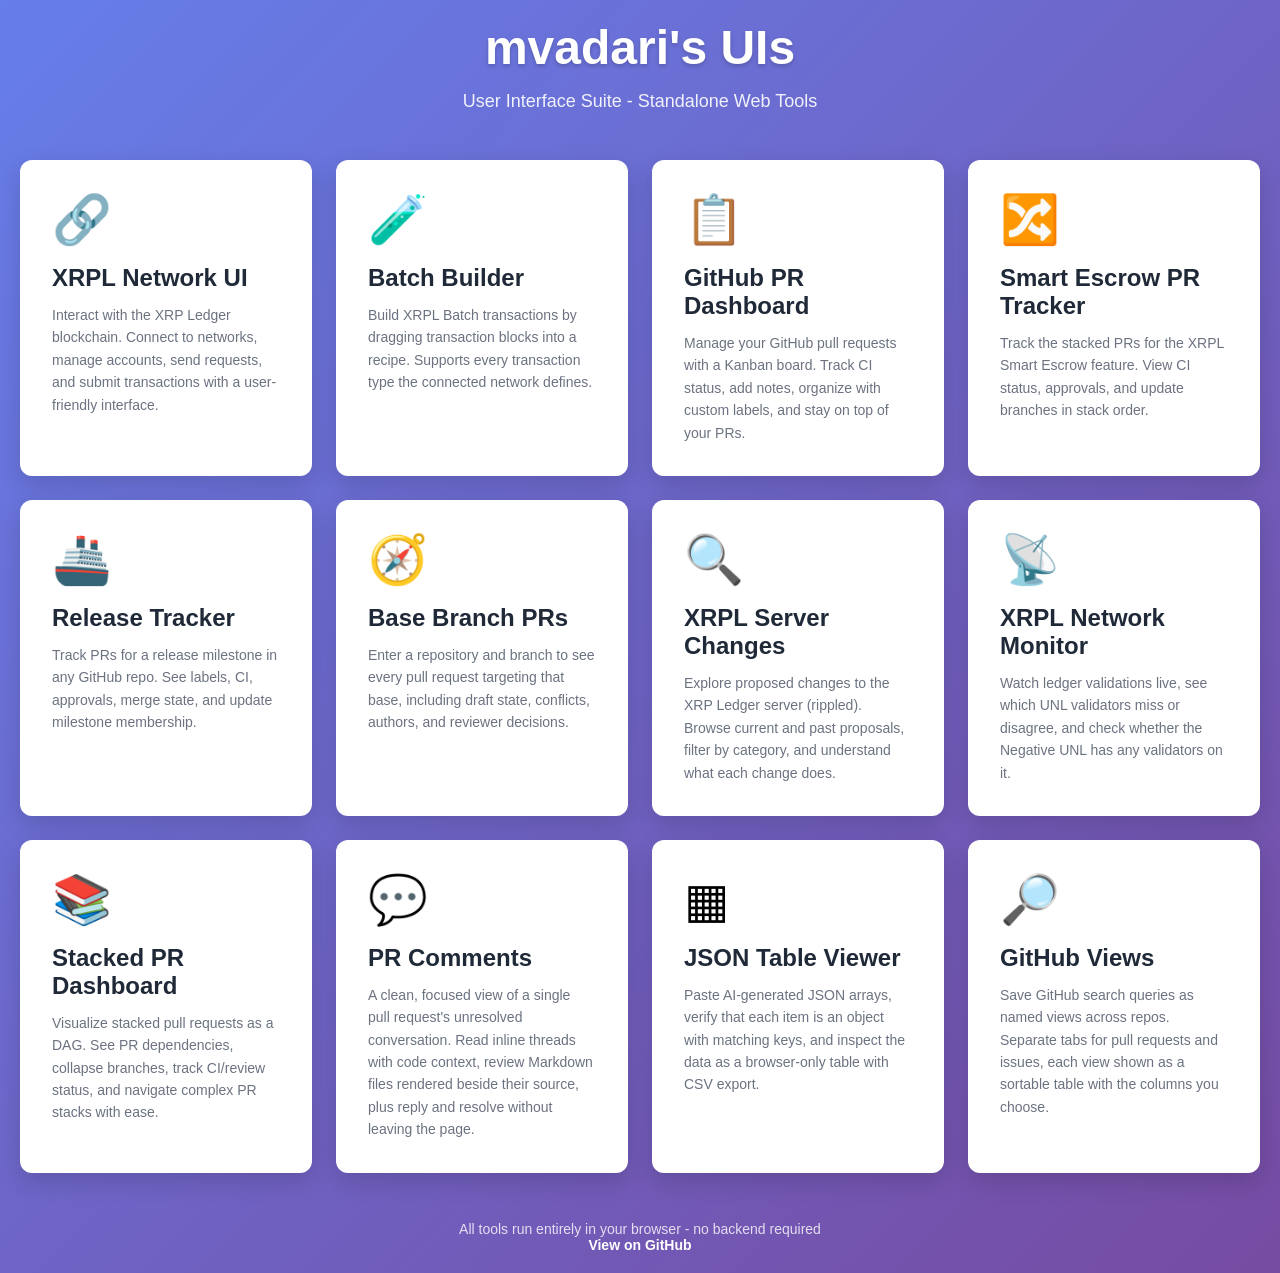
<file: index.html>
<!doctype html>
<html lang="en">
    <head>
        <meta charset="UTF-8" />
        <meta name="viewport" content="width=device-width, initial-scale=1.0" />
        <title>mvadari's UIs - User Interface Suite</title>
        <link rel="icon" type="image/svg+xml" href="favicon.svg" />
        <style>
            * {
                margin: 0;
                padding: 0;
                box-sizing: border-box;
            }

            body {
                font-family:
                    -apple-system, BlinkMacSystemFont, 'Segoe UI', Roboto, Oxygen, Ubuntu,
                    Cantarell, sans-serif;
                background: linear-gradient(135deg, #667eea 0%, #764ba2 100%);
                min-height: 100vh;
                display: flex;
                align-items: center;
                justify-content: center;
                padding: 20px;
            }

            .container {
                max-width: 1400px;
                width: 100%;
            }

            h1 {
                color: white;
                text-align: center;
                font-size: 48px;
                margin-bottom: 16px;
                text-shadow: 0 2px 4px rgba(0, 0, 0, 0.2);
            }

            .subtitle {
                color: rgba(255, 255, 255, 0.9);
                text-align: center;
                font-size: 18px;
                margin-bottom: 48px;
            }

            .cards {
                display: grid;
                grid-template-columns: repeat(auto-fit, minmax(260px, 1fr));
                gap: 24px;
            }

            .card {
                background: white;
                border-radius: 12px;
                padding: 32px;
                box-shadow: 0 8px 24px rgba(0, 0, 0, 0.15);
                transition:
                    transform 0.2s,
                    box-shadow 0.2s;
                text-decoration: none;
                color: inherit;
                display: block;
            }

            .card:hover {
                transform: translateY(-4px);
                box-shadow: 0 12px 32px rgba(0, 0, 0, 0.2);
            }

            .card-icon {
                font-size: 48px;
                margin-bottom: 16px;
            }

            .card-title {
                font-size: 24px;
                font-weight: 600;
                margin-bottom: 12px;
                color: #1f2937;
            }

            .card-description {
                font-size: 14px;
                color: #6b7280;
                line-height: 1.6;
            }

            .footer {
                text-align: center;
                margin-top: 48px;
                color: rgba(255, 255, 255, 0.8);
                font-size: 14px;
            }

            .footer a {
                color: white;
                text-decoration: none;
                font-weight: 600;
            }

            .footer a:hover {
                text-decoration: underline;
            }
        </style>
    </head>
    <body>
        <div class="container">
            <h1>mvadari's UIs</h1>
            <p class="subtitle">User Interface Suite - Standalone Web Tools</p>

            <div class="cards">
                <a href="ui.html" class="card">
                    <div class="card-icon">🔗</div>
                    <h2 class="card-title">XRPL Network UI</h2>
                    <p class="card-description">
                        Interact with the XRP Ledger blockchain. Connect to networks, manage
                        accounts, send requests, and submit transactions with a user-friendly
                        interface.
                    </p>
                </a>

                <a href="batch.html" class="card">
                    <div class="card-icon">🧪</div>
                    <h2 class="card-title">Batch Builder</h2>
                    <p class="card-description">
                        Build XRPL Batch transactions by dragging transaction blocks into a recipe.
                        Supports every transaction type the connected network defines.
                    </p>
                </a>

                <a href="github.html" class="card">
                    <div class="card-icon">📋</div>
                    <h2 class="card-title">GitHub PR Dashboard</h2>
                    <p class="card-description">
                        Manage your GitHub pull requests with a Kanban board. Track CI status, add
                        notes, organize with custom labels, and stay on top of your PRs.
                    </p>
                </a>

                <a href="smart-escrow-prs.html" class="card">
                    <div class="card-icon">🔀</div>
                    <h2 class="card-title">Smart Escrow PR Tracker</h2>
                    <p class="card-description">
                        Track the stacked PRs for the XRPL Smart Escrow feature. View CI status,
                        approvals, and update branches in stack order.
                    </p>
                </a>

                <a href="release-tracker.html" class="card">
                    <div class="card-icon">🚢</div>
                    <h2 class="card-title">Release Tracker</h2>
                    <p class="card-description">
                        Track PRs for a release milestone in any GitHub repo. See labels, CI,
                        approvals, merge state, and update milestone membership.
                    </p>
                </a>

                <a href="feature-prs.html" class="card">
                    <div class="card-icon">🧭</div>
                    <h2 class="card-title">Base Branch PRs</h2>
                    <p class="card-description">
                        Enter a repository and branch to see every pull request targeting that base,
                        including draft state, conflicts, authors, and reviewer decisions.
                    </p>
                </a>

                <a href="xrpld.html" class="card">
                    <div class="card-icon">🔍</div>
                    <h2 class="card-title">XRPL Server Changes</h2>
                    <p class="card-description">
                        Explore proposed changes to the XRP Ledger server (rippled). Browse current
                        and past proposals, filter by category, and understand what each change
                        does.
                    </p>
                </a>

                <a href="monitoring.html" class="card">
                    <div class="card-icon">📡</div>
                    <h2 class="card-title">XRPL Network Monitor</h2>
                    <p class="card-description">
                        Watch ledger validations live, see which UNL validators miss or disagree,
                        and check whether the Negative UNL has any validators on it.
                    </p>
                </a>

                <a href="stacked.html" class="card">
                    <div class="card-icon">📚</div>
                    <h2 class="card-title">Stacked PR Dashboard</h2>
                    <p class="card-description">
                        Visualize stacked pull requests as a DAG. See PR dependencies, collapse
                        branches, track CI/review status, and navigate complex PR stacks with ease.
                    </p>
                </a>

                <a href="pr.html" class="card">
                    <div class="card-icon">💬</div>
                    <h2 class="card-title">PR Comments</h2>
                    <p class="card-description">
                        A clean, focused view of a single pull request's unresolved conversation.
                        Read inline threads with code context, review Markdown files rendered beside
                        their source, plus reply and resolve without leaving the page.
                    </p>
                </a>

                <a href="json-table.html" class="card">
                    <div class="card-icon">▦</div>
                    <h2 class="card-title">JSON Table Viewer</h2>
                    <p class="card-description">
                        Paste AI-generated JSON arrays, verify that each item is an object with
                        matching keys, and inspect the data as a browser-only table with CSV export.
                    </p>
                </a>

                <a href="github-views.html" class="card">
                    <div class="card-icon">🔎</div>
                    <h2 class="card-title">GitHub Views</h2>
                    <p class="card-description">
                        Save GitHub search queries as named views across repos. Separate tabs for
                        pull requests and issues, each view shown as a sortable table with the
                        columns you choose.
                    </p>
                </a>
            </div>

            <div class="footer">
                <p>All tools run entirely in your browser - no backend required</p>
                <p><a href="https://github.com/mvadari/uis" target="_blank">View on GitHub</a></p>
            </div>
        </div>
    </body>
</html>
</file>
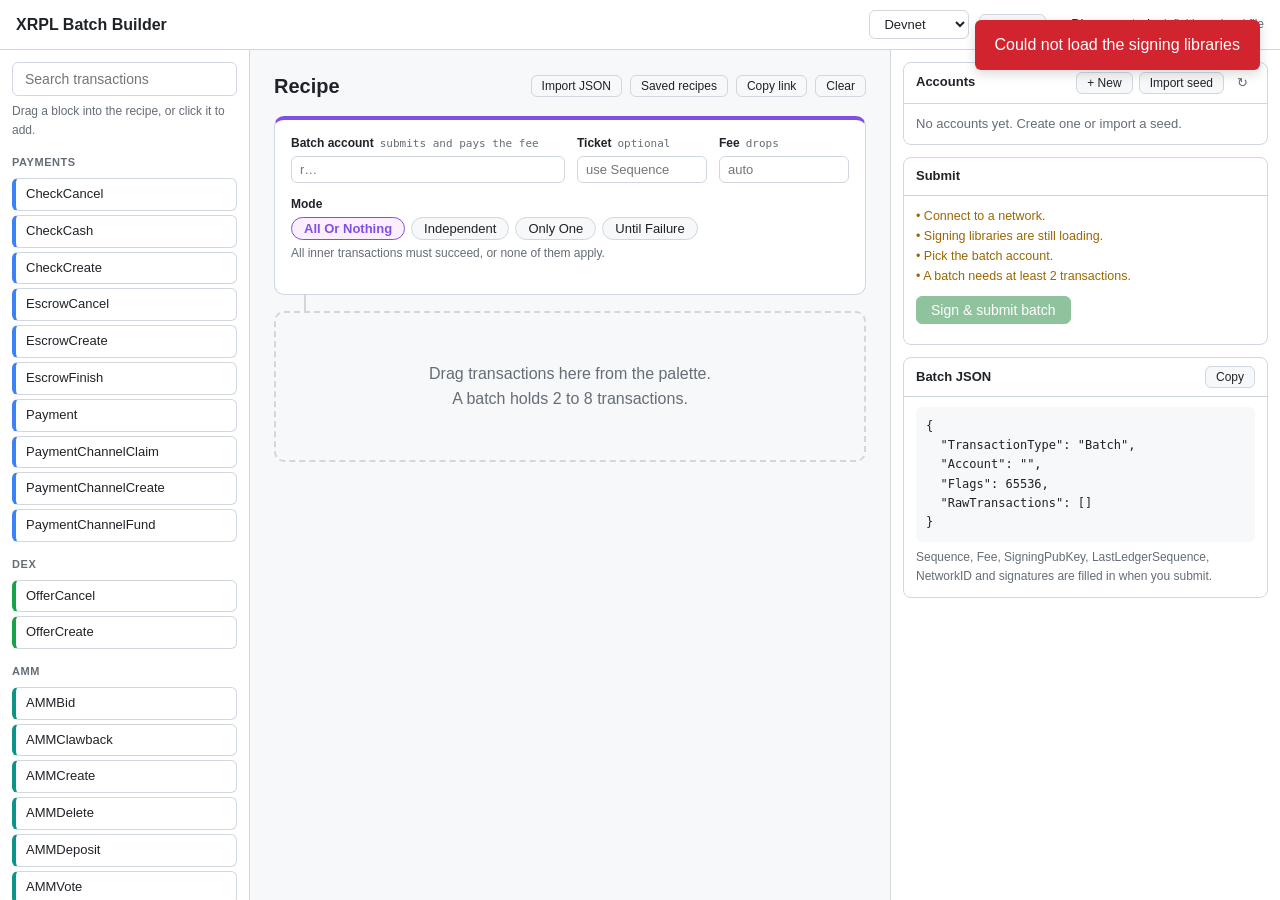
<file: batch.html>
<!doctype html>
<html lang="en">
    <head>
        <meta charset="UTF-8" />
        <meta name="viewport" content="width=device-width, initial-scale=1.0" />
        <title>XRPL Batch Builder</title>
        <link rel="icon" type="image/svg+xml" href="favicon.svg" />
        <link rel="stylesheet" href="shared-styles.css" />
        <style>
            body {
                height: 100vh;
                display: flex;
                flex-direction: column;
                overflow: hidden;
                background: var(--color-canvas-subtle);
                color: var(--color-fg-default);
            }

            .mono {
                font-family: ui-monospace, SFMono-Regular, Menlo, monospace;
            }

            .muted {
                color: var(--color-fg-muted);
            }

            /* Top bar */
            .topbar {
                display: flex;
                align-items: center;
                flex-wrap: wrap;
                gap: 10px;
                padding: 10px 16px;
                background: var(--color-canvas-default);
                border-bottom: 1px solid var(--color-border-default);
            }

            .brand {
                font-weight: 600;
                font-size: 16px;
                margin-right: auto;
                color: var(--color-fg-default);
                text-decoration: none;
            }

            .topbar select,
            .topbar input {
                width: auto;
                padding: 5px 10px;
                font-size: 13px;
            }

            #customUrl {
                width: 280px;
            }

            .net-status {
                display: inline-flex;
                align-items: center;
                gap: 6px;
                font-size: 13px;
            }

            .status-dot {
                width: 9px;
                height: 9px;
                border-radius: 50%;
                background: var(--color-danger-fg);
            }

            .status-dot.connecting {
                background: var(--color-attention-fg);
            }

            .status-dot.connected {
                background: var(--color-success-fg);
            }

            .net-meta {
                font-size: 12px;
                color: var(--color-fg-muted);
            }

            /* Three-column layout */
            .layout {
                flex: 1;
                display: grid;
                grid-template-columns: 250px minmax(0, 1fr) 390px;
                min-height: 0;
            }

            .layout > * {
                overflow-y: auto;
                min-height: 0;
            }

            /* Palette */
            .palette {
                background: var(--color-canvas-default);
                border-right: 1px solid var(--color-border-default);
                padding: 12px;
            }

            .palette-hint {
                font-size: 12px;
                color: var(--color-fg-muted);
                margin: 6px 0 0;
            }

            .palette-group h3 {
                font-size: 11px;
                text-transform: uppercase;
                letter-spacing: 0.05em;
                color: var(--color-fg-muted);
                margin: 14px 0 6px;
            }

            .palette-item {
                display: flex;
                align-items: center;
                gap: 8px;
                padding: 5px 10px;
                margin-bottom: 4px;
                font-size: 13px;
                border: 1px solid var(--color-border-default);
                border-left: 4px solid var(--cat);
                border-radius: 6px;
                background: var(--color-canvas-default);
                cursor: grab;
                user-select: none;
            }

            .palette-item:hover,
            .palette-item:focus-visible {
                border-color: var(--cat);
                background: var(--color-canvas-subtle);
                outline: none;
            }

            /* Canvas */
            .canvas {
                padding: 20px 24px 60px;
            }

            .canvas-inner {
                max-width: 860px;
                margin: 0 auto;
            }

            .canvas-head {
                display: flex;
                align-items: center;
                flex-wrap: wrap;
                gap: 8px;
                margin-bottom: 14px;
            }

            .canvas-head h1 {
                font-size: 20px;
                margin-right: auto;
            }

            .batch-card {
                background: var(--color-canvas-default);
                border: 1px solid var(--color-border-default);
                border-top: 4px solid var(--color-done-fg);
                border-radius: 10px;
                padding: 14px 16px;
                display: grid;
                gap: 12px;
            }

            .batch-row {
                display: grid;
                grid-template-columns: minmax(0, 1fr) 130px 130px;
                gap: 12px;
            }

            .mode-group {
                display: flex;
                flex-wrap: wrap;
                gap: 6px;
            }

            .mode-btn {
                border: 1px solid var(--color-border-default);
                background: var(--color-canvas-subtle);
                color: var(--color-fg-default);
                border-radius: 999px;
                padding: 3px 12px;
                font-size: 13px;
                cursor: pointer;
            }

            .mode-btn[aria-pressed='true'] {
                background: var(--color-done-subtle);
                border-color: var(--color-done-fg);
                color: var(--color-done-fg);
                font-weight: 600;
            }

            .mode-help {
                font-size: 12px;
                color: var(--color-fg-muted);
                margin-top: 4px;
            }

            .connector {
                width: 2px;
                height: 16px;
                margin-left: 30px;
                background: var(--color-border-default);
            }

            .steps {
                min-height: 240px;
                padding-bottom: 40px;
            }

            .empty-drop {
                border: 2px dashed var(--color-border-default);
                border-radius: 10px;
                padding: 48px 20px;
                text-align: center;
                color: var(--color-fg-muted);
            }

            .steps.drag-active .empty-drop {
                border-color: var(--color-accent-fg);
                background: var(--color-accent-subtle);
            }

            .drop-marker {
                height: 4px;
                margin: 6px 0;
                border-radius: 2px;
                background: var(--color-accent-fg);
            }

            .step {
                background: var(--color-canvas-default);
                border: 1px solid var(--color-border-default);
                border-left: 5px solid var(--cat);
                border-radius: 10px;
            }

            .step.dragging {
                opacity: 0.4;
            }

            .step-head {
                display: flex;
                align-items: center;
                gap: 8px;
                padding: 7px 10px;
            }

            .handle {
                cursor: grab;
                color: var(--color-fg-muted);
                padding: 0 2px;
                font-size: 16px;
                user-select: none;
            }

            .step-num {
                flex: none;
                width: 22px;
                height: 22px;
                border-radius: 50%;
                background: var(--cat);
                color: #fff;
                font-size: 12px;
                font-weight: 600;
                display: inline-flex;
                align-items: center;
                justify-content: center;
            }

            .step-type {
                font-weight: 600;
            }

            .step-summary {
                flex: 1;
                min-width: 0;
                font-size: 13px;
                color: var(--color-fg-muted);
                overflow: hidden;
                text-overflow: ellipsis;
                white-space: nowrap;
            }

            .step-badges {
                display: inline-flex;
                gap: 4px;
            }

            .icon-btn {
                background: none;
                border: 1px solid transparent;
                border-radius: 6px;
                color: var(--color-fg-muted);
                cursor: pointer;
                padding: 1px 6px;
                font-size: 13px;
                line-height: 1.5;
            }

            .icon-btn:hover {
                background: var(--color-canvas-subtle);
                border-color: var(--color-border-default);
                color: var(--color-fg-default);
            }

            .icon-btn:disabled {
                opacity: 0.4;
                cursor: default;
            }

            .step-body {
                display: grid;
                gap: 10px;
                padding: 10px 14px 14px;
                border-top: 1px solid var(--color-border-muted);
            }

            .field-label {
                display: flex;
                align-items: baseline;
                gap: 6px;
                font-size: 12px;
                font-weight: 600;
                margin-bottom: 3px;
            }

            .field-type {
                font-weight: 400;
                font-size: 11px;
                color: var(--color-fg-muted);
                font-family: ui-monospace, SFMono-Regular, Menlo, monospace;
            }

            .field-label .icon-btn {
                margin-left: auto;
                font-size: 11px;
                padding: 0 5px;
            }

            .required {
                color: var(--color-danger-fg);
            }

            .step-body input,
            .step-body select,
            .step-body textarea,
            .batch-card input {
                font-size: 13px;
                padding: 5px 8px;
            }

            .step-body textarea {
                font-family: ui-monospace, SFMono-Regular, Menlo, monospace;
                font-size: 12px;
                min-height: 64px;
                resize: vertical;
            }

            .amount-row {
                display: flex;
                flex-wrap: wrap;
                gap: 6px;
            }

            .amount-row > select {
                flex: 0 0 90px;
            }

            .amount-row > .a-value {
                flex: 1 1 120px;
            }

            .amount-row > .a-currency {
                flex: 0 1 100px;
            }

            .amount-row > .a-issuer,
            .amount-row > .a-mpt {
                flex: 2 1 220px;
            }

            .inline-check {
                display: inline-flex;
                align-items: center;
                gap: 4px;
                font-size: 11px;
                font-weight: 400;
                color: var(--color-fg-muted);
            }

            .inline-check input {
                width: auto;
            }

            .flag-list {
                display: flex;
                flex-wrap: wrap;
                gap: 4px 14px;
                font-size: 13px;
            }

            .flag-list label {
                display: inline-flex;
                align-items: center;
                gap: 5px;
            }

            .flag-list input {
                width: auto;
            }

            .invalid {
                border-color: var(--color-danger-fg) !important;
            }

            .badge-danger {
                background-color: var(--color-danger-subtle);
                color: var(--color-danger-fg);
            }

            /* Side panel */
            .side {
                background: var(--color-canvas-default);
                border-left: 1px solid var(--color-border-default);
                padding: 12px;
                display: flex;
                flex-direction: column;
                gap: 12px;
            }

            .panel {
                border: 1px solid var(--color-border-default);
                border-radius: 8px;
                flex: none;
            }

            .panel-head {
                display: flex;
                align-items: center;
                gap: 6px;
                padding: 8px 12px;
                font-size: 13px;
                font-weight: 600;
                border-bottom: 1px solid var(--color-border-default);
            }

            .panel-head .spacer {
                flex: 1;
            }

            .panel-body {
                padding: 10px 12px;
                font-size: 13px;
            }

            .account-row {
                display: flex;
                align-items: center;
                gap: 6px;
                padding: 6px 0;
                border-bottom: 1px solid var(--color-border-muted);
            }

            .account-row:last-child {
                border-bottom: none;
            }

            .account-main {
                flex: 1;
                min-width: 0;
            }

            .account-addr {
                display: block;
                font-size: 12px;
                cursor: pointer;
                overflow: hidden;
                text-overflow: ellipsis;
                background: none;
                border: none;
                padding: 0;
                color: var(--color-fg-default);
                text-align: left;
                max-width: 100%;
            }

            .account-meta {
                font-size: 12px;
                color: var(--color-fg-muted);
            }

            pre.json {
                font-family: ui-monospace, SFMono-Regular, Menlo, monospace;
                font-size: 12px;
                background: var(--color-canvas-subtle);
                border-radius: 6px;
                padding: 10px;
                max-height: 420px;
                overflow: auto;
                white-space: pre;
            }

            .issues {
                list-style: none;
                margin-bottom: 10px;
                font-size: 12.5px;
                color: var(--color-attention-fg);
            }

            .issues li::before {
                content: '• ';
            }

            .run-result {
                margin-top: 10px;
                display: grid;
                gap: 6px;
            }

            .run-result table {
                width: 100%;
                border-collapse: collapse;
                font-size: 12px;
            }

            .run-result td {
                padding: 3px 4px;
                border-top: 1px solid var(--color-border-muted);
            }

            .run-result a {
                color: var(--color-accent-fg);
            }

            .hint {
                font-size: 12px;
                color: var(--color-fg-muted);
                margin-top: 6px;
            }

            .recipe-row {
                display: flex;
                align-items: center;
                gap: 8px;
                padding: 6px 0;
                border-bottom: 1px solid var(--color-border-muted);
            }

            .recipe-row .name {
                flex: 1;
                font-weight: 500;
            }

            .modal-content {
                background: var(--color-canvas-default);
                color: var(--color-fg-default);
            }

            .modal-body textarea {
                font-family: ui-monospace, SFMono-Regular, Menlo, monospace;
                font-size: 12px;
                min-height: 260px;
            }

            @media (max-width: 1100px) {
                body {
                    height: auto;
                    overflow: auto;
                }

                .layout {
                    grid-template-columns: 1fr;
                }

                .palette {
                    max-height: 320px;
                }
            }
        </style>
    </head>
    <body>
        <header class="topbar">
            <a class="brand" href="index.html">XRPL Batch Builder</a>
            <select id="networkSelect" aria-label="Network"></select>
            <input
                type="text"
                id="customUrl"
                placeholder="wss://your-node:51233"
                aria-label="Custom WebSocket URL"
                hidden
            />
            <button class="btn btn-small" id="connectBtn">Connect</button>
            <span class="net-status">
                <span class="status-dot" id="statusDot"></span>
                <span id="statusText">Disconnected</span>
            </span>
            <span class="net-meta" id="netMeta"></span>
        </header>

        <main class="layout">
            <aside class="palette" aria-label="Transaction palette">
                <input type="search" id="paletteSearch" placeholder="Search transactions" />
                <p class="palette-hint">Drag a block into the recipe, or click it to add.</p>
                <div id="paletteList"></div>
            </aside>

            <section class="canvas">
                <div class="canvas-inner">
                    <div class="canvas-head">
                        <h1>Recipe</h1>
                        <button class="btn btn-small" data-action="open-import">Import JSON</button>
                        <button class="btn btn-small" data-action="open-recipes">
                            Saved recipes
                        </button>
                        <button class="btn btn-small" data-action="share">Copy link</button>
                        <button class="btn btn-small" data-action="clear">Clear</button>
                    </div>

                    <div class="batch-card">
                        <div class="batch-row">
                            <div>
                                <label class="field-label" for="outerAccount"
                                    >Batch account
                                    <span class="field-type">submits and pays the fee</span></label
                                >
                                <input
                                    type="text"
                                    id="outerAccount"
                                    list="accountOptions"
                                    class="mono"
                                    placeholder="r…"
                                    spellcheck="false"
                                    autocomplete="off"
                                />
                            </div>
                            <div>
                                <label class="field-label" for="batchTicket"
                                    >Ticket <span class="field-type">optional</span></label
                                >
                                <input
                                    type="number"
                                    id="batchTicket"
                                    list="tickets-batch"
                                    placeholder="use Sequence"
                                    data-ticket-for="batch"
                                    autocomplete="off"
                                />
                                <datalist id="tickets-batch"></datalist>
                            </div>
                            <div>
                                <label class="field-label" for="feeOverride"
                                    >Fee <span class="field-type">drops</span></label
                                >
                                <input
                                    type="text"
                                    id="feeOverride"
                                    placeholder="auto"
                                    inputmode="numeric"
                                    autocomplete="off"
                                />
                            </div>
                        </div>
                        <div>
                            <div class="field-label">Mode</div>
                            <div
                                class="mode-group"
                                id="modeGroup"
                                role="group"
                                aria-label="Batch mode"
                            ></div>
                            <div class="mode-help" id="modeHelp"></div>
                        </div>
                        <div class="mode-help" data-ticket-hint="batch"></div>
                    </div>
                    <div class="connector"></div>

                    <div class="steps" id="steps"></div>
                </div>
            </section>

            <aside class="side">
                <div class="panel">
                    <div class="panel-head">
                        Accounts
                        <span class="spacer"></span>
                        <button class="btn btn-small" data-action="generate-wallet">+ New</button>
                        <button class="btn btn-small" data-action="open-seed">Import seed</button>
                        <button
                            class="icon-btn"
                            data-action="refresh-balances"
                            aria-label="Refresh balances"
                            title="Refresh balances"
                        >
                            ↻
                        </button>
                    </div>
                    <div class="panel-body" id="accountList"></div>
                </div>

                <div class="panel">
                    <div class="panel-head">Submit</div>
                    <div class="panel-body">
                        <ul class="issues" id="issues"></ul>
                        <button class="btn btn-primary" id="submitBtn" data-action="submit">
                            Sign &amp; submit batch
                        </button>
                        <div class="run-result" id="runResult"></div>
                    </div>
                </div>

                <div class="panel">
                    <div class="panel-head">
                        Batch JSON
                        <span class="spacer"></span>
                        <button class="btn btn-small" data-action="copy-json">Copy</button>
                    </div>
                    <div class="panel-body">
                        <pre class="json" id="preview"></pre>
                        <p class="hint">
                            Sequence, Fee, SigningPubKey, LastLedgerSequence, NetworkID and
                            signatures are filled in when you submit.
                        </p>
                    </div>
                </div>
            </aside>
        </main>

        <datalist id="accountOptions"></datalist>

        <div id="importModal" class="modal">
            <div class="modal-content">
                <div class="modal-header">
                    <span class="modal-title">Import JSON</span>
                    <button class="modal-close" data-action="close-modal" aria-label="Close">
                        ×
                    </button>
                </div>
                <div class="modal-body">
                    <p class="hint" style="margin: 0 0 8px">
                        Paste a Batch transaction, a single transaction, or an array of
                        transactions. This replaces the current recipe.
                    </p>
                    <textarea id="importText" aria-label="Transaction JSON"></textarea>
                </div>
                <div class="modal-footer">
                    <button class="btn" data-action="close-modal">Cancel</button>
                    <button class="btn btn-primary" data-action="do-import">Import</button>
                </div>
            </div>
        </div>

        <div id="recipesModal" class="modal">
            <div class="modal-content">
                <div class="modal-header">
                    <span class="modal-title">Saved recipes</span>
                    <button class="modal-close" data-action="close-modal" aria-label="Close">
                        ×
                    </button>
                </div>
                <div class="modal-body">
                    <div style="display: flex; gap: 8px; margin-bottom: 12px">
                        <input
                            type="text"
                            id="recipeName"
                            placeholder="Name for the current recipe"
                            aria-label="Recipe name"
                        />
                        <button class="btn btn-primary" data-action="save-recipe">Save</button>
                    </div>
                    <div id="recipeList"></div>
                </div>
            </div>
        </div>

        <div id="seedModal" class="modal">
            <div class="modal-content">
                <div class="modal-header">
                    <span class="modal-title">Import seed</span>
                    <button class="modal-close" data-action="close-modal" aria-label="Close">
                        ×
                    </button>
                </div>
                <div class="modal-body">
                    <input
                        type="password"
                        id="seedInput"
                        class="mono"
                        placeholder="s…"
                        autocomplete="off"
                        aria-label="Seed"
                    />
                    <p class="hint">
                        Seeds are stored in this browser's localStorage. Use test accounts only.
                    </p>
                </div>
                <div class="modal-footer">
                    <button class="btn" data-action="close-modal">Cancel</button>
                    <button class="btn btn-primary" data-action="do-import-seed">Import</button>
                </div>
            </div>
        </div>

        <script src="shared-utils.js"></script>
        <script>
            // Signing uses ripple-binary-codec with the definitions the connected network
            // reports, so transaction types newer than any xrpl.js release still encode.
            const CODEC_URL = 'https://esm.sh/ripple-binary-codec@2.11.0?bundle';
            const KEYPAIRS_URL = 'https://esm.sh/ripple-keypairs@2.1.0?bundle';

            const NETWORKS = [
                {
                    label: 'Mainnet',
                    url: 'wss://s1.ripple.com',
                    explorer: 'https://livenet.xrpl.org',
                    live: true,
                },
                {
                    label: 'Testnet',
                    url: 'wss://s.altnet.rippletest.net:51233',
                    explorer: 'https://testnet.xrpl.org',
                    faucet: 'https://faucet.altnet.rippletest.net/accounts',
                },
                {
                    label: 'Devnet',
                    url: 'wss://s.devnet.rippletest.net:51233',
                    explorer: 'https://devnet.xrpl.org',
                    faucet: 'https://faucet.devnet.rippletest.net/accounts',
                },
            ];

            const CATEGORIES = [
                { name: 'Payments', test: /^(Payment|Check|Escrow)/, color: '#3b82f6' },
                { name: 'DEX', test: /^Offer/, color: '#16a34a' },
                { name: 'AMM', test: /^AMM/, color: '#0d9488' },
                { name: 'Trust lines', test: /^(TrustSet|Clawback)$/, color: '#d97706' },
                { name: 'MPTs', test: /MPT/, color: '#ea580c' },
                { name: 'NFTs', test: /^NFToken/, color: '#db2777' },
                {
                    name: 'Account',
                    test: /^(Account|SetRegularKey|SignerListSet|TicketCreate|DepositPreauth|DelegateSet)/,
                    color: '#8b5cf6',
                },
                {
                    name: 'Identity',
                    test: /^(Credential|DID|PermissionedDomain)/,
                    color: '#6366f1',
                },
                { name: 'Vaults & lending', test: /^(Vault|Loan)/, color: '#0891b2' },
                { name: 'Oracles', test: /^Oracle/, color: '#65a30d' },
                { name: 'Sponsorship', test: /^Sponsorship/, color: '#c026d3' },
                { name: 'Cross-chain', test: /^XChain/, color: '#dc2626' },
                { name: 'Other', test: /./, color: '#6b7280' },
            ];

            const TF_INNER_BATCH = 0x40000000;
            const MAX_STEPS = 8;
            // Pseudo-transactions are validator-only, and a Batch cannot nest a Batch.
            const EXCLUDED_TYPES = new Set(['Batch', 'EnableAmendment', 'SetFee', 'UNLModify']);
            // Filled in at submit time or shown elsewhere in the step block.
            const AUTO_FIELDS = new Set([
                'TransactionType',
                'Account',
                'Fee',
                'Sequence',
                'SigningPubKey',
                'TxnSignature',
                'Signers',
                'NetworkID',
                'LastLedgerSequence',
                'Flags',
            ]);
            const HIDDEN_OPTIONAL = new Set([
                'AccountTxnID',
                'PreviousTxnID',
                'OperationLimit',
                'RawTransactions',
                'BatchSigners',
            ]);
            // Mirrors xrpl.js autofill: these types cost one owner reserve instead of the base fee.
            const RESERVE_FEE_TYPES = new Set(['AccountDelete', 'AMMCreate', 'VaultCreate']);
            const FALLBACK_MODES = {
                tfAllOrNothing: 0x10000,
                tfOnlyOne: 0x20000,
                tfUntilFailure: 0x40000,
                tfIndependent: 0x80000,
            };
            const MODE_HELP = {
                tfAllOrNothing: 'All inner transactions must succeed, or none of them apply.',
                tfOnlyOne:
                    'The first inner transaction that succeeds applies. The rest are skipped.',
                tfUntilFailure: 'Inner transactions apply in order until one fails.',
                tfIndependent: 'All inner transactions apply. A failure does not stop the others.',
            };
            const KEYS = {
                wallets: 'xrpl_batch_wallets', // same key as the old batch-testing-ui.html
                recipe: 'batch_recipe',
                recipes: 'batch_recipes',
                network: 'batch_network',
                definitions: 'batch_definitions_by_url',
            };

            let codec = null;
            let keypairs = null;
            let defs = null;
            let codecDefs = null;
            let fieldInfo = {};
            let defsSource = '';
            let localDefs = null;
            let conn = null;
            let validatedLedger = null;
            let wallets = Storage.get(KEYS.wallets, []);
            const balances = {};
            // address -> sorted ticket sequences from the validated ledger; absent = not loaded.
            const tickets = {};
            const ticketsLoading = new Set();
            let state = normalizeRecipe(Storage.get(KEYS.recipe));
            let submitting = false;
            let runHtml = '';

            const $ = (id) => document.getElementById(id);

            // ---------- Small helpers ----------

            function newId() {
                return Math.random().toString(36).slice(2, 10);
            }

            function isAddress(value) {
                return /^r[1-9A-HJ-NP-Za-km-z]{24,34}$/.test(value || '');
            }

            function shortAddr(address) {
                return address && address.length > 12
                    ? `${address.slice(0, 6)}…${address.slice(-4)}`
                    : address || '';
            }

            function walletFor(address) {
                return wallets.find((w) => w.address === address) || null;
            }

            function accountName(address) {
                const i = wallets.findIndex((w) => w.address === address);
                return i >= 0 ? wallets[i].label || `Account ${i + 1}` : shortAddr(address);
            }

            function xrpToDrops(text) {
                const m = /^(\d*)(?:\.(\d{0,6}))?$/.exec(text.trim());
                if (!m || text.trim() === '' || text.trim() === '.') return null;
                const whole = BigInt(m[1] || '0') * 1000000n;
                return (whole + BigInt((m[2] || '').padEnd(6, '0'))).toString();
            }

            function dropsToXrp(drops) {
                if (!/^\d+$/.test(String(drops))) return String(drops ?? '');
                const n = BigInt(drops);
                const frac = (n % 1000000n).toString().padStart(6, '0').replace(/0+$/, '');
                return frac ? `${n / 1000000n}.${frac}` : `${n / 1000000n}`;
            }

            function hexToBytes(hex) {
                return new Uint8Array((hex.match(/../g) || []).map((b) => parseInt(b, 16)));
            }

            function bytesToHex(bytes) {
                return [...bytes]
                    .map((b) => b.toString(16).padStart(2, '0'))
                    .join('')
                    .toUpperCase();
            }

            function utf8ToHex(text) {
                return bytesToHex(new TextEncoder().encode(text));
            }

            function hexToUtf8(hex) {
                try {
                    return new TextDecoder('utf-8', { fatal: true }).decode(hexToBytes(hex));
                } catch {
                    return null;
                }
            }

            // Transaction ID: SHA-512Half of the "TXN\0" prefix plus the serialized transaction.
            async function txHash(blob) {
                const digest = await crypto.subtle.digest('SHA-512', hexToBytes('54584E00' + blob));
                return bytesToHex(new Uint8Array(digest).slice(0, 32));
            }

            function isEmpty(v) {
                if (v == null || v === '') return true;
                if (Array.isArray(v)) return false;
                if (typeof v === 'object') return Object.values(v).every(isEmpty);
                return false;
            }

            // Drop blank leaves from objects so half-filled amounts don't reach the codec.
            function clean(v) {
                if (Array.isArray(v) || v == null || typeof v !== 'object') return v;
                const out = {};
                for (const [k, x] of Object.entries(v)) {
                    const c = clean(x);
                    if (!isEmpty(c)) out[k] = c;
                }
                return out;
            }

            function categoryFor(type) {
                return CATEGORIES.find((c) => c.test.test(type));
            }

            function base64UrlEncode(text) {
                let bin = '';
                new TextEncoder().encode(text).forEach((b) => (bin += String.fromCharCode(b)));
                return btoa(bin).replace(/\+/g, '-').replace(/\//g, '_').replace(/=+$/, '');
            }

            function base64UrlDecode(text) {
                const bin = atob(text.replace(/-/g, '+').replace(/_/g, '/'));
                return new TextDecoder().decode(Uint8Array.from(bin, (c) => c.charCodeAt(0)));
            }

            // ---------- Recipe state ----------

            function normalizeRecipe(r) {
                return {
                    mode: r?.mode || 'tfAllOrNothing',
                    account: r?.account || '',
                    fee: r?.fee || '',
                    ticket: r?.ticket || '',
                    steps: (r?.steps || []).map((s) => newStep(s.tx || s, s.collapsed)),
                };
            }

            function newStep(tx, collapsed = false) {
                return {
                    id: newId(),
                    tx: { ...tx },
                    collapsed,
                    raw: {},
                    utf8: {},
                    invalid: new Set(),
                };
            }

            function serializeRecipe() {
                return {
                    mode: state.mode,
                    account: state.account,
                    fee: state.fee,
                    ticket: state.ticket,
                    steps: state.steps.map((s) => ({ tx: s.tx, collapsed: s.collapsed })),
                };
            }

            const saveRecipe = debounce(() => Storage.set(KEYS.recipe, serializeRecipe()), 300);

            function stepById(id) {
                return state.steps.find((s) => s.id === id);
            }

            // ---------- Definitions ----------

            // server_definitions.json is a snapshot used before the first connection. A network's
            // own definitions win; any top-level key it leaves out (an older rippled has no
            // TRANSACTION_FORMATS, for example) comes from the snapshot.
            async function loadLocalDefinitions() {
                try {
                    const res = await fetch('server_definitions.json');
                    if (res.ok) localDefs = await res.json();
                } catch (error) {
                    console.warn('Could not load server_definitions.json', error);
                }
            }

            function withLocalFallback(d) {
                const missing = Object.keys(localDefs || {}).filter((k) => !(k in d));
                return missing.length
                    ? { defs: { ...localDefs, ...d }, note: ` + local ${missing.join(', ')}` }
                    : { defs: d, note: '' };
            }

            function applyDefinitions(d, source) {
                defs = d;
                fieldInfo = Object.fromEntries(d.FIELDS || []);
                codecDefs = null;
                defsSource = source;
                renderPalette();
                renderAll();
            }

            function getCodecDefs() {
                if (!codecDefs && codec && defs) codecDefs = new codec.XrplDefinitions(defs);
                return codecDefs;
            }

            function txTypes() {
                if (!defs) return [];
                const formats = defs.TRANSACTION_FORMATS;
                return Object.entries(defs.TRANSACTION_TYPES)
                    .filter(([name, code]) => code >= 0 && !EXCLUDED_TYPES.has(name))
                    .filter(([name]) => !formats || formats[name])
                    .map(([name]) => name)
                    .sort();
            }

            function fieldLists(type) {
                const fmt = defs?.TRANSACTION_FORMATS?.[type];
                if (!fmt) return { required: [], optional: [], known: false };
                const all = [...fmt, ...(defs.TRANSACTION_FORMATS.common || [])];
                return {
                    required: all
                        .filter((f) => f.optionality === 0 && !AUTO_FIELDS.has(f.name))
                        .map((f) => f.name),
                    optional: all
                        .filter(
                            (f) =>
                                f.optionality !== 0 &&
                                !AUTO_FIELDS.has(f.name) &&
                                !HIDDEN_OPTIONAL.has(f.name),
                        )
                        .map((f) => f.name),
                    known: true,
                };
            }

            function modeFlags() {
                return defs?.TRANSACTION_FLAGS?.Batch || FALLBACK_MODES;
            }

            // ---------- Network ----------

            function currentNetwork() {
                return NETWORKS.find((n) => n.url === conn?.url) || null;
            }

            function faucetFor(url) {
                const known = NETWORKS.find((n) => n.url === url);
                if (known) return known.faucet || null;
                if (/altnet|testnet/.test(url)) return NETWORKS[1].faucet;
                if (/devnet/.test(url)) return NETWORKS[2].faucet;
                return null;
            }

            function setStatus(kind, text) {
                $('statusDot').className = `status-dot ${kind}`;
                $('statusText').textContent = text;
                renderNetMeta();
                renderDerived();
            }

            function renderNetMeta() {
                const parts = [];
                if (validatedLedger) parts.push(`ledger ${validatedLedger}`);
                if (defs) parts.push(`definitions: ${defsSource}`);
                $('netMeta').textContent = parts.join(' · ');
            }

            function isConnected() {
                return conn && conn.ws.readyState === WebSocket.OPEN;
            }

            function connect(url) {
                if (conn) {
                    conn.ws.onclose = null;
                    conn.ws.close();
                    conn.pending.forEach((p) => p.reject(new Error('Disconnected')));
                }
                validatedLedger = null;
                for (const a in balances) delete balances[a];
                for (const a in tickets) delete tickets[a];
                Storage.set(KEYS.network, url);
                let ws;
                try {
                    ws = new WebSocket(url);
                } catch (error) {
                    conn = null;
                    setStatus('', 'Invalid URL');
                    return;
                }
                const c = { url, ws, pending: new Map(), nextId: 0 };
                conn = c;
                setStatus('connecting', 'Connecting…');
                ws.onopen = async () => {
                    if (conn !== c) return;
                    setStatus('connected', 'Connected');
                    try {
                        // With a known hash the server sends only the hash when nothing changed.
                        const cache = Storage.get(KEYS.definitions, {});
                        const cached = cache[url];
                        const d = await rpc(
                            'server_definitions',
                            cached ? { hash: cached.hash } : {},
                        );
                        if (d.FIELDS) {
                            delete d.status;
                            cache[url] = d;
                            Storage.set(KEYS.definitions, cache);
                        }
                        if (conn !== c) return;
                        const merged = withLocalFallback(d.FIELDS ? d : cached);
                        applyDefinitions(merged.defs, `network${merged.note}`);
                        const sub = await rpc('subscribe', { streams: ['ledger'] });
                        validatedLedger = sub.ledger_index;
                        renderNetMeta();
                    } catch (error) {
                        showToast(`Could not load definitions: ${error.message}`, 'error');
                    }
                    refreshBalances();
                };
                ws.onmessage = (event) => {
                    const msg = JSON.parse(event.data);
                    if (msg.type === 'ledgerClosed') {
                        validatedLedger = msg.ledger_index;
                        renderNetMeta();
                        return;
                    }
                    const p = c.pending.get(msg.id);
                    if (!p) return;
                    c.pending.delete(msg.id);
                    if (msg.status === 'success') p.resolve(msg.result);
                    else {
                        const err = new Error(msg.error_message || msg.error || 'Request failed');
                        err.code = msg.error;
                        p.reject(err);
                    }
                };
                ws.onclose = () => {
                    if (conn !== c) return;
                    c.pending.forEach((p) => p.reject(new Error('Disconnected')));
                    c.pending.clear();
                    setStatus('', 'Disconnected');
                };
            }

            function rpc(command, params = {}) {
                if (!isConnected()) return Promise.reject(new Error('Not connected'));
                const c = conn;
                return new Promise((resolve, reject) => {
                    const id = ++c.nextId;
                    c.pending.set(id, { resolve, reject });
                    c.ws.send(JSON.stringify({ id, command, api_version: 2, ...params }));
                    setTimeout(() => {
                        if (c.pending.delete(id)) reject(new Error(`${command} timed out`));
                    }, 20000);
                });
            }

            // ---------- Wallets ----------

            function saveWallets() {
                Storage.set(KEYS.wallets, wallets);
            }

            function addWallet(seed) {
                const pair = keypairs.deriveKeypair(seed);
                const address = keypairs.deriveAddress(pair.publicKey);
                if (walletFor(address)) {
                    showToast('That account is already in the list', 'warning');
                    return null;
                }
                wallets.push({ address, seed, label: `Account ${wallets.length + 1}` });
                saveWallets();
                if (!state.account) state.account = address;
                renderAll();
                refreshBalances();
                return address;
            }

            async function loadTickets(address) {
                ticketsLoading.add(address);
                const found = [];
                try {
                    let marker;
                    do {
                        const r = await rpc('account_objects', {
                            account: address,
                            type: 'ticket',
                            ledger_index: 'validated',
                            limit: 400,
                            ...(marker ? { marker } : {}),
                        });
                        found.push(...r.account_objects.map((o) => o.TicketSequence));
                        marker = r.marker;
                    } while (marker);
                    tickets[address] = found.sort((a, b) => a - b);
                } catch (error) {
                    // An unfunded account has no tickets. Any other error leaves them unknown
                    // (null, so we don't retry in a loop) until the next refresh.
                    tickets[address] = error.code === 'actNotFound' ? [] : null;
                } finally {
                    ticketsLoading.delete(address);
                }
                renderAccounts();
                renderDerived();
            }

            function recipeAccounts() {
                const accounts = new Set([state.account, ...wallets.map((w) => w.address)]);
                state.steps.forEach((s) => accounts.add(s.tx.Account || state.account));
                return [...accounts].filter(isAddress);
            }

            // Loads tickets for any account in the recipe that we haven't looked up yet.
            function ensureTickets() {
                if (!isConnected()) return;
                for (const a of recipeAccounts()) {
                    if (!(a in tickets) && !ticketsLoading.has(a)) loadTickets(a);
                }
            }

            async function refreshBalances() {
                if (!isConnected()) return renderAccounts();
                for (const a in tickets) delete tickets[a];
                ensureTickets();
                await Promise.all(
                    wallets.map(async (w) => {
                        try {
                            const r = await rpc('account_info', {
                                account: w.address,
                                ledger_index: 'validated',
                            });
                            balances[w.address] = r.account_data.Balance;
                        } catch (error) {
                            balances[w.address] =
                                error.code === 'actNotFound' ? 'unfunded' : error.code || '?';
                        }
                    }),
                );
                renderAccounts();
            }

            async function fundWallet(address, button) {
                const faucet = faucetFor(conn?.url || '');
                if (!faucet) return;
                button.disabled = true;
                button.textContent = 'Funding…';
                try {
                    const res = await fetch(faucet, {
                        method: 'POST',
                        headers: { 'Content-Type': 'application/json' },
                        body: JSON.stringify({ destination: address }),
                    });
                    if (!res.ok) throw new Error(`faucet returned ${res.status}`);
                    showToast(`Funded ${shortAddr(address)}`, 'success');
                    // The faucet returns before its payment validates, so poll for ~20 s.
                    const before = balances[address];
                    for (let i = 0; i < 10 && balances[address] === before; i++) {
                        await sleep(2000);
                        await refreshBalances();
                    }
                } catch (error) {
                    showToast(`Funding failed: ${error.message}`, 'error');
                    button.disabled = false;
                    button.textContent = 'Fund';
                }
            }

            // ---------- Building the transaction ----------

            function buildInner(step) {
                const tx = {
                    TransactionType: step.tx.TransactionType,
                    Account: step.tx.Account || state.account,
                };
                for (const [k, v] of Object.entries(step.tx)) {
                    if (k === 'TransactionType' || k === 'Account' || k === 'Flags') continue;
                    const c = clean(v);
                    if (!isEmpty(c)) tx[k] = c;
                }
                tx.Flags = ((Number(step.tx.Flags) || 0) | TF_INNER_BATCH) >>> 0;
                return tx;
            }

            function buildBatch() {
                const tx = {
                    TransactionType: 'Batch',
                    Account: state.account,
                    Flags: modeFlags()[state.mode] ?? FALLBACK_MODES.tfAllOrNothing,
                    RawTransactions: state.steps.map((s) => ({ RawTransaction: buildInner(s) })),
                };
                if (state.fee) tx.Fee = state.fee;
                if (state.ticket) tx.TicketSequence = Number(state.ticket);
                return tx;
            }

            // Accounts other than the batch account that must add a BatchSigner.
            function batchSignerAccounts(batch) {
                const accounts = new Set();
                for (const { RawTransaction: t } of batch.RawTransactions) {
                    accounts.add(t.Delegate || t.Account);
                    if (typeof t.Counterparty === 'string') accounts.add(t.Counterparty);
                }
                accounts.delete(batch.Account);
                return [...accounts];
            }

            function stepIssues(step) {
                const issues = [];
                const type = step.tx.TransactionType;
                if (defs && !(type in defs.TRANSACTION_TYPES)) {
                    return ['type is unknown on this network'];
                }
                const account = step.tx.Account || state.account;
                if (!isAddress(account)) issues.push('missing or invalid Account');
                for (const name of fieldLists(type).required) {
                    if (isEmpty(step.tx[name])) issues.push(`missing ${name}`);
                }
                for (const name of step.invalid) issues.push(`invalid ${name}`);
                const ticket = ticketIssue(
                    account,
                    step.tx.TicketSequence,
                    state.steps.indexOf(step),
                );
                if (ticket) issues.push(ticket);
                for (const [name, v] of Object.entries(step.tx)) {
                    const t = fieldInfo[name]?.type;
                    if (t === 'AccountID' && name !== 'Account' && v && !isAddress(v)) {
                        issues.push(`invalid address in ${name}`);
                    }
                    if ((t === 'Amount' || t === 'Issue') && v && typeof v === 'object') {
                        const blank = Object.values(v).some((x) => x === '');
                        if (blank && !isEmpty(v)) issues.push(`incomplete ${name}`);
                    }
                }
                return issues;
            }

            // Every ticket the recipe uses, keyed by "account:ticket", with where it is used.
            function ticketUses() {
                const uses = new Map();
                const add = (account, ticket, where) => {
                    if (!isAddress(account) || ticket === '' || ticket == null) return;
                    const key = `${account}:${Number(ticket)}`;
                    uses.set(key, [...(uses.get(key) || []), where]);
                };
                add(state.account, state.ticket, 'batch');
                state.steps.forEach((s, i) =>
                    add(s.tx.Account || state.account, s.tx.TicketSequence, `step ${i + 1}`),
                );
                return uses;
            }

            // A TicketCreate earlier in the batch can create tickets we can't see yet.
            function mayCreateTickets(account, beforeIndex) {
                return state.steps
                    .slice(0, beforeIndex)
                    .some(
                        (s) =>
                            s.tx.TransactionType === 'TicketCreate' &&
                            (s.tx.Account || state.account) === account,
                    );
            }

            function ticketIssue(account, ticket, stepIndex) {
                if (ticket === '' || ticket == null || !tickets[account]) return null;
                if (tickets[account].includes(Number(ticket))) return null;
                if (stepIndex >= 0 && mayCreateTickets(account, stepIndex)) return null;
                return `${accountName(account)} has no ticket ${ticket}`;
            }

            function collectIssues() {
                const issues = [];
                if (!isConnected()) issues.push('Connect to a network.');
                if (!codec) issues.push('Signing libraries are still loading.');
                if (!isAddress(state.account)) issues.push('Pick the batch account.');
                if (state.steps.length < 2) issues.push('A batch needs at least 2 transactions.');
                if (state.steps.length > MAX_STEPS) {
                    issues.push(`A batch holds at most ${MAX_STEPS} transactions.`);
                }
                if (state.fee && !/^\d+$/.test(state.fee)) issues.push('Fee must be whole drops.');
                if (state.ticket && !/^\d+$/.test(state.ticket)) {
                    issues.push('Ticket must be a whole number.');
                }
                const batchTicket = ticketIssue(state.account, state.ticket, -1);
                if (batchTicket) issues.push(`Batch: ${batchTicket}.`);
                for (const [key, where] of ticketUses()) {
                    if (where.length < 2) continue;
                    const [account, ticket] = key.split(':');
                    issues.push(
                        `Ticket ${ticket} of ${accountName(account)} is used more than once (${where.join(', ')}).`,
                    );
                }
                state.steps.forEach((s, i) => {
                    for (const issue of stepIssues(s)) issues.push(`Step ${i + 1}: ${issue}.`);
                });
                if (isAddress(state.account)) {
                    const batch = buildBatch();
                    for (const a of [state.account, ...batchSignerAccounts(batch)]) {
                        if (isAddress(a) && !walletFor(a)) {
                            issues.push(`No seed for ${shortAddr(a)}. Import it under Accounts.`);
                        }
                    }
                }
                return issues;
            }

            // ---------- Rendering ----------

            function renderAll() {
                renderBatchCard();
                renderSteps();
                renderAccounts();
                renderDerived();
            }

            function renderPalette() {
                const query = $('paletteSearch').value.trim().toLowerCase();
                const types = txTypes().filter((t) => t.toLowerCase().includes(query));
                if (!defs) {
                    $('paletteList').innerHTML =
                        '<p class="palette-hint">Connect to a network to load transaction types.</p>';
                    return;
                }
                const groups = CATEGORIES.map((c) => ({
                    ...c,
                    types: types.filter((t) => categoryFor(t) === c),
                })).filter((g) => g.types.length);
                $('paletteList').innerHTML =
                    groups
                        .map(
                            (g) =>
                                `<div class="palette-group"><h3>${escapeHtml(g.name)}</h3>${g.types
                                    .map((t) => {
                                        const req = fieldLists(t).required.join(', ') || 'none';
                                        return `<div class="palette-item" draggable="true" tabindex="0" role="button" data-type="${escapeHtml(t)}" style="--cat:${g.color}" title="Required: ${escapeHtml(req)}">${escapeHtml(t)}</div>`;
                                    })
                                    .join('')}</div>`,
                        )
                        .join('') || '<p class="palette-hint">No matches.</p>';
            }

            function renderBatchCard() {
                if (document.activeElement !== $('outerAccount')) {
                    $('outerAccount').value = state.account;
                }
                if (document.activeElement !== $('feeOverride')) $('feeOverride').value = state.fee;
                if (document.activeElement !== $('batchTicket')) {
                    $('batchTicket').value = state.ticket;
                }
                const modes = modeFlags();
                if (!(state.mode in modes)) state.mode = Object.keys(modes)[0];
                $('modeGroup').innerHTML = Object.keys(modes)
                    .map(
                        (m) =>
                            `<button class="mode-btn" data-action="mode" data-mode="${escapeHtml(m)}" aria-pressed="${m === state.mode}">${escapeHtml(m.replace(/^tf/, '').replace(/([a-z])([A-Z])/g, '$1 $2'))}</button>`,
                    )
                    .join('');
                $('modeHelp').textContent = MODE_HELP[state.mode] || '';
            }

            function renderSteps() {
                const el = $('steps');
                if (!state.steps.length) {
                    el.innerHTML =
                        '<div class="empty-drop">Drag transactions here from the palette.<br>A batch holds 2 to 8 transactions.</div>';
                    return;
                }
                el.innerHTML = state.steps
                    .map((s, i) => stepHtml(s, i))
                    .join('<div class="connector"></div>');
            }

            function stepHtml(step, i) {
                const type = step.tx.TransactionType;
                const color = categoryFor(type).color;
                const last = state.steps.length - 1;
                const head = `<header class="step-head">
                    <span class="handle" title="Drag to reorder" aria-hidden="true">⠿</span>
                    <span class="step-num">${i + 1}</span>
                    <span class="step-type">${escapeHtml(type)}</span>
                    <span class="step-summary" data-summary></span>
                    <span class="step-badges" data-badges></span>
                    <button class="icon-btn" data-action="move-up" aria-label="Move up" ${i === 0 ? 'disabled' : ''}>↑</button>
                    <button class="icon-btn" data-action="move-down" aria-label="Move down" ${i === last ? 'disabled' : ''}>↓</button>
                    <button class="icon-btn" data-action="duplicate" aria-label="Duplicate" title="Duplicate">⧉</button>
                    <button class="icon-btn" data-action="toggle" aria-label="${step.collapsed ? 'Expand' : 'Collapse'}" aria-expanded="${!step.collapsed}">${step.collapsed ? '▸' : '▾'}</button>
                    <button class="icon-btn" data-action="remove" aria-label="Remove">✕</button>
                </header>`;
                const body = step.collapsed
                    ? ''
                    : `<div class="step-body">${stepBodyHtml(step)}</div>`;
                return `<article class="step" data-id="${step.id}" style="--cat:${color}">${head}${body}</article>`;
            }

            function stepBodyHtml(step) {
                const type = step.tx.TransactionType;
                const { required, optional, known } = fieldLists(type);
                const shownOptional = Object.keys(step.tx).filter(
                    (k) => !AUTO_FIELDS.has(k) && !required.includes(k),
                );
                const addable = optional.filter((n) => !(n in step.tx));
                let html = `<div class="field"><label class="field-label">Account <span class="field-type">AccountID</span></label>
                    <input type="text" list="accountOptions" class="mono" data-field="Account" aria-label="Account" value="${escapeHtml(step.tx.Account || '')}" placeholder="Batch account" spellcheck="false" autocomplete="off"></div>`;
                html += required.map((n) => fieldHtml(step, n, true)).join('');
                html += shownOptional.map((n) => fieldHtml(step, n, false)).join('');
                html += flagsHtml(step);
                if (!known && defs) {
                    html +=
                        '<p class="hint">This network does not report a format for this type. Use the JSON view below.</p>';
                }
                if (addable.length) {
                    html += `<select data-action="add-field" aria-label="Add optional field"><option value="">+ Add optional field…</option>${addable
                        .map(
                            (n) =>
                                `<option value="${escapeHtml(n)}">${escapeHtml(n)} (${escapeHtml(fieldInfo[n]?.type || '?')})</option>`,
                        )
                        .join('')}</select>`;
                }
                html += `<details data-json-details><summary class="hint" style="cursor:pointer">Edit as JSON</summary>
                    <textarea data-step-json aria-label="Step JSON">${escapeHtml(JSON.stringify(step.tx, null, 2))}</textarea></details>`;
                return html;
            }

            function fieldHtml(step, name, required) {
                const type = fieldInfo[name]?.type || 'Unknown';
                const remove = required
                    ? ''
                    : `<button class="icon-btn" data-action="remove-field" data-field="${escapeHtml(name)}" aria-label="Remove ${escapeHtml(name)}">remove</button>`;
                let extra = '';
                if (type === 'Blob') {
                    extra = `<label class="inline-check"><input type="checkbox" data-action="utf8" data-target="${escapeHtml(name)}" ${step.utf8[name] ? 'checked' : ''}> text</label>`;
                }
                return `<div class="field"><label class="field-label">${escapeHtml(name)}${required ? '<span class="required" aria-label="required">*</span>' : ''} <span class="field-type">${escapeHtml(type)}</span>${extra}${remove}</label>${editorHtml(step, name, type)}</div>`;
            }

            function editorHtml(step, name, type) {
                const v = step.tx[name];
                const f = `data-field="${escapeHtml(name)}" aria-label="${escapeHtml(name)}"`;
                const invalid = step.invalid.has(name) ? ' invalid' : '';
                const asfFlags = defs?.ACCOUNT_SET_FLAGS;
                if (
                    asfFlags &&
                    step.tx.TransactionType === 'AccountSet' &&
                    (name === 'SetFlag' || name === 'ClearFlag')
                ) {
                    return `<select ${f}><option value=""></option>${Object.entries(asfFlags)
                        .sort((a, b) => a[1] - b[1])
                        .map(
                            ([k, n]) =>
                                `<option value="${n}" ${v === n ? 'selected' : ''}>${escapeHtml(k)} (${n})</option>`,
                        )
                        .join('')}</select>`;
                }
                if (name === 'TicketSequence') {
                    return `<input type="number" step="1" min="1" class="${invalid}" ${f} list="tickets-${step.id}" data-ticket-for="${step.id}" value="${escapeHtml(v ?? '')}" placeholder="Pick a ticket" autocomplete="off">
                        <datalist id="tickets-${step.id}"></datalist>
                        <div class="hint" data-ticket-hint="${step.id}"></div>`;
                }
                switch (type) {
                    case 'AccountID':
                        return `<input type="text" list="accountOptions" class="mono${invalid}" ${f} value="${escapeHtml(v ?? '')}" placeholder="r…" spellcheck="false" autocomplete="off">`;
                    case 'Amount':
                    case 'Issue':
                        return amountHtml(step, name, type === 'Issue');
                    case 'UInt8':
                    case 'UInt16':
                    case 'UInt32':
                    case 'Int32':
                        return `<input type="number" step="1" ${f} value="${escapeHtml(v ?? '')}">`;
                    case 'Blob': {
                        const shown = step.utf8[name] ? (hexToUtf8(v || '') ?? '') : (v ?? '');
                        return `<input type="text" class="mono" ${f} value="${escapeHtml(shown)}" placeholder="${step.utf8[name] ? 'text' : 'hex'}" spellcheck="false">`;
                    }
                    case 'Vector256':
                        return `<textarea ${f} placeholder="One 64-character hash per line">${escapeHtml(step.raw[name] ?? (v || []).join('\n'))}</textarea>`;
                    case 'STArray':
                    case 'STObject':
                    case 'PathSet':
                    case 'XChainBridge':
                    case 'Unknown': {
                        const text =
                            step.raw[name] ??
                            (v === undefined || v === '' ? '' : JSON.stringify(v, null, 2));
                        return `<textarea class="${invalid}" ${f} placeholder="${escapeHtml(jsonPlaceholder(name, type))}">${escapeHtml(text)}</textarea>`;
                    }
                    default:
                        return `<input type="text" class="mono" ${f} value="${escapeHtml(v ?? '')}" spellcheck="false" autocomplete="off">`;
                }
            }

            function jsonPlaceholder(name, type) {
                if (name === 'Memos') return '[{"Memo": {"MemoData": "48656C6C6F"}}]';
                if (type === 'PathSet') return '[[{"currency": "USD", "issuer": "r…"}]]';
                if (type === 'XChainBridge') {
                    return '{"LockingChainDoor": "r…", "LockingChainIssue": {"currency": "XRP"}, "IssuingChainDoor": "r…", "IssuingChainIssue": {"currency": "XRP"}}';
                }
                if (type === 'STArray') {
                    const singular = name.replace(/ies$/, 'y').replace(/s$/, '');
                    if (fieldInfo[singular]?.type === 'STObject') return `[{"${singular}": {}}]`;
                    return '[]';
                }
                return '{}';
            }

            function amountKind(v, isIssue) {
                if (v && typeof v === 'object') {
                    if ('mpt_issuance_id' in v) return 'mpt';
                    if (isIssue && v.currency === 'XRP') return 'xrp';
                    return 'token';
                }
                return 'xrp';
            }

            function amountHtml(step, name, isIssue) {
                const v = step.tx[name];
                const kind = amountKind(v, isIssue);
                const f = `data-field="${escapeHtml(name)}"`;
                const invalid = step.invalid.has(name) ? ' invalid' : '';
                const kinds = { xrp: 'XRP', token: 'Token', mpt: 'MPT' };
                let html = `<div class="amount-row"><select ${f} data-part="kind" aria-label="${escapeHtml(name)} asset">${Object.entries(
                    kinds,
                )
                    .map(
                        ([k, label]) =>
                            `<option value="${k}" ${k === kind ? 'selected' : ''}>${label}</option>`,
                    )
                    .join('')}</select>`;
                const input = (part, cls, value, placeholder) =>
                    `<input type="text" class="${cls}" ${f} data-part="${part}" value="${escapeHtml(value ?? '')}" placeholder="${placeholder}" aria-label="${escapeHtml(name)} ${placeholder}" spellcheck="false" autocomplete="off">`;
                if (!isIssue) {
                    const value =
                        kind === 'xrp' ? (step.raw[name] ?? (v ? dropsToXrp(v) : '')) : v?.value;
                    html += input(
                        'value',
                        `a-value${invalid}`,
                        value,
                        kind === 'xrp' ? 'XRP' : 'value',
                    );
                }
                if (kind === 'token') {
                    html += input('currency', 'a-currency mono', v?.currency, 'currency');
                    html += input('issuer', 'a-issuer mono', v?.issuer, 'issuer').replace(
                        '<input',
                        '<input list="accountOptions"',
                    );
                }
                if (kind === 'mpt') {
                    html += input(
                        'mpt_issuance_id',
                        'a-mpt mono',
                        v?.mpt_issuance_id,
                        'MPT issuance ID',
                    );
                }
                return html + '</div>';
            }

            function flagsHtml(step) {
                const flags = defs?.TRANSACTION_FLAGS?.[step.tx.TransactionType];
                const value = Number(step.tx.Flags) || 0;
                if (!flags || !Object.keys(flags).length) {
                    if (defs?.TRANSACTION_FLAGS) return '';
                    return `<div class="field"><label class="field-label">Flags <span class="field-type">UInt32</span></label><input type="number" data-field="Flags" value="${value || ''}"></div>`;
                }
                return `<div class="field"><div class="field-label">Flags</div><div class="flag-list">${Object.entries(
                    flags,
                )
                    .sort((a, b) => a[1] - b[1])
                    .map(
                        ([k, bit]) =>
                            `<label><input type="checkbox" data-action="flag" data-bit="${bit}" ${(value & bit) >>> 0 === bit ? 'checked' : ''}>${escapeHtml(k.replace(/^tf/, ''))}</label>`,
                    )
                    .join('')}</div></div>`;
            }

            function summarize(step) {
                const names = fieldLists(step.tx.TransactionType).required;
                return names
                    .map((n) => formatValue(n, step.tx[n]))
                    .filter(Boolean)
                    .slice(0, 3)
                    .join(' · ');
            }

            function formatValue(name, v) {
                if (isEmpty(v)) return '';
                const type = fieldInfo[name]?.type;
                if (type === 'Amount') {
                    if (typeof v === 'string') return `${dropsToXrp(v)} XRP`;
                    if (v.mpt_issuance_id) return `${v.value || '?'} MPT`;
                    return `${v.value || '?'} ${v.currency || ''}`;
                }
                if (type === 'Issue') return v.currency || 'MPT';
                if (type === 'AccountID')
                    return `${name === 'Destination' ? '→ ' : ''}${accountName(v)}`;
                if (typeof v === 'object') return '';
                const s = String(v);
                return s.length > 18 ? `${s.slice(0, 16)}…` : s;
            }

            // Cheap updates that run on every keystroke, without rebuilding the step forms.
            function renderDerived() {
                const steps = $('steps');
                for (const step of state.steps) {
                    const el = steps.querySelector(`.step[data-id="${step.id}"]`);
                    if (!el) continue;
                    const account = step.tx.Account || state.account;
                    const summary = [account ? accountName(account) : '', summarize(step)]
                        .filter(Boolean)
                        .join(' · ');
                    el.querySelector('[data-summary]').textContent = summary;
                    const issues = stepIssues(step);
                    let badges = '';
                    if (issues.length) {
                        badges += `<span class="badge badge-warning" title="${escapeHtml(issues.join('\n'))}">${issues.length} issue${issues.length > 1 ? 's' : ''}</span>`;
                    }
                    if (step.result) {
                        const ok = step.result === 'tesSUCCESS';
                        badges += `<span class="badge ${ok ? 'badge-success' : 'badge-danger'}">${escapeHtml(step.result)}</span>`;
                    }
                    el.querySelector('[data-badges]').innerHTML = badges;
                }
                renderTicketLists();
                $('preview').textContent = JSON.stringify(buildBatch(), null, 2);
                const issues = collectIssues();
                $('issues').innerHTML = issues.map((i) => `<li>${escapeHtml(i)}</li>`).join('');
                $('submitBtn').disabled = submitting || issues.length > 0;
                $('runResult').innerHTML = runHtml;
            }

            // Fills each ticket dropdown with the account's tickets that nothing else in the
            // recipe uses yet, and says what is available.
            function renderTicketLists() {
                ensureTickets();
                const uses = ticketUses();
                for (const input of document.querySelectorAll('[data-ticket-for]')) {
                    const owner = input.dataset.ticketFor;
                    const step = owner === 'batch' ? null : stepById(owner);
                    if (owner !== 'batch' && !step) continue;
                    const account =
                        owner === 'batch' ? state.account : step.tx.Account || state.account;
                    const where =
                        owner === 'batch' ? 'batch' : `step ${state.steps.indexOf(step) + 1}`;
                    const list = tickets[account];
                    const free = (list || []).filter((t) => {
                        const users = uses.get(`${account}:${t}`) || [];
                        return users.every((u) => u === where);
                    });
                    document.getElementById(`tickets-${owner}`).innerHTML = free
                        .map((t) => `<option value="${t}"></option>`)
                        .join('');
                    let hint = '';
                    if (!isAddress(account)) hint = '';
                    else if (!list) hint = isConnected() ? 'Loading tickets…' : '';
                    else if (!list.length) {
                        hint = `${accountName(account)} has no tickets. A TicketCreate transaction makes some.`;
                    } else {
                        const shown = free.slice(0, 8).join(', ') + (free.length > 8 ? ', …' : '');
                        hint = free.length
                            ? `${free.length} free ticket${free.length > 1 ? 's' : ''} for ${accountName(account)}: ${shown}`
                            : `All of ${accountName(account)}'s tickets are already used in this recipe.`;
                    }
                    // The batch hint only matters once a ticket is being entered.
                    if (owner === 'batch' && !state.ticket && document.activeElement !== input)
                        hint = '';
                    document.querySelector(`[data-ticket-hint="${owner}"]`).textContent = hint;
                    const issue =
                        owner === 'batch'
                            ? ticketIssue(account, state.ticket, -1)
                            : ticketIssue(
                                  account,
                                  step.tx.TicketSequence,
                                  state.steps.indexOf(step),
                              );
                    const duplicate =
                        (uses.get(`${account}:${Number(input.value)}`) || []).length > 1;
                    input.classList.toggle('invalid', Boolean(issue) || duplicate);
                }
            }

            function renderAccounts() {
                $('accountOptions').innerHTML = wallets
                    .map(
                        (w, i) =>
                            `<option value="${w.address}">${escapeHtml(w.label || `Account ${i + 1}`)}</option>`,
                    )
                    .join('');
                if (!wallets.length) {
                    $('accountList').innerHTML =
                        '<p class="muted">No accounts yet. Create one or import a seed.</p>';
                    return;
                }
                const faucet = faucetFor(conn?.url || '');
                $('accountList').innerHTML = wallets
                    .map((w, i) => {
                        const bal = balances[w.address];
                        const balText =
                            bal === undefined
                                ? ''
                                : /^\d+$/.test(bal)
                                  ? `${dropsToXrp(bal)} XRP`
                                  : bal;
                        const owned = tickets[w.address];
                        const ticketText = owned?.length
                            ? ` · ${owned.length} ticket${owned.length > 1 ? 's' : ''}`
                            : '';
                        const isBatch = w.address === state.account;
                        return `<div class="account-row" data-address="${w.address}">
                            <div class="account-main">
                                <div><strong>${escapeHtml(w.label || `Account ${i + 1}`)}</strong>${isBatch ? ' <span class="badge badge-info">batch</span>' : ''}</div>
                                <button class="account-addr mono" data-action="copy-address" title="Copy address">${w.address}</button>
                                <div class="account-meta" title="${escapeHtml(owned?.length ? `Tickets: ${owned.join(', ')}` : '')}">${escapeHtml(balText + ticketText)}</div>
                            </div>
                            ${isBatch ? '' : '<button class="btn btn-small" data-action="use-account">Use</button>'}
                            ${faucet ? '<button class="btn btn-small" data-action="fund">Fund</button>' : ''}
                            <button class="icon-btn" data-action="remove-wallet" aria-label="Remove account">✕</button>
                        </div>`;
                    })
                    .join('');
            }

            // ---------- Mutations ----------

            function changed({ structure = false } = {}) {
                if (structure) renderSteps();
                renderDerived();
                saveRecipe();
            }

            function addStep(type, index = state.steps.length) {
                if (state.steps.length >= MAX_STEPS) {
                    showToast(`A batch holds at most ${MAX_STEPS} transactions`, 'warning');
                    return;
                }
                const step = newStep({ TransactionType: type });
                for (const n of fieldLists(type).required) step.tx[n] = '';
                state.steps.splice(index, 0, step);
                changed({ structure: true });
            }

            function moveStep(from, to) {
                if (to > from) to--;
                if (to === from) return;
                const [s] = state.steps.splice(from, 1);
                state.steps.splice(to, 0, s);
                changed({ structure: true });
            }

            function rerenderStep(step) {
                const el = $('steps').querySelector(`.step[data-id="${step.id}"]`);
                const i = state.steps.indexOf(step);
                el.outerHTML = stepHtml(step, i);
                renderDerived();
                saveRecipe();
            }

            function updateField(step, el) {
                const name = el.dataset.field;
                const part = el.dataset.part;
                const type = name === 'Account' ? 'AccountID' : fieldInfo[name]?.type || 'Unknown';
                const value = el.value;
                step.invalid.delete(name);
                delete step.raw[name];
                if (part) return updateAmountPart(step, name, type === 'Issue', part, el);
                if (name === 'SetFlag' || name === 'ClearFlag') {
                    step.tx[name] = value === '' ? '' : Number(value);
                    return;
                }
                switch (type) {
                    case 'UInt8':
                    case 'UInt16':
                    case 'UInt32':
                    case 'Int32':
                        step.tx[name] = value === '' ? '' : Number(value);
                        break;
                    case 'Blob':
                        step.tx[name] = step.utf8[name] ? utf8ToHex(value) : value.trim();
                        break;
                    case 'Vector256':
                        step.raw[name] = value;
                        step.tx[name] = value.split(/\s+/).filter(Boolean);
                        break;
                    case 'STArray':
                    case 'STObject':
                    case 'PathSet':
                    case 'XChainBridge':
                    case 'Unknown':
                        step.raw[name] = value;
                        if (!value.trim()) step.tx[name] = '';
                        else {
                            try {
                                step.tx[name] = JSON.parse(value);
                            } catch {
                                step.invalid.add(name);
                            }
                        }
                        break;
                    default:
                        step.tx[name] = value.trim();
                }
                el.classList.toggle('invalid', step.invalid.has(name));
            }

            function updateAmountPart(step, name, isIssue, part, el) {
                const v = step.tx[name];
                const kind = amountKind(v, isIssue);
                if (part === 'kind') {
                    const defaults = isIssue
                        ? {
                              xrp: { currency: 'XRP' },
                              token: { currency: '', issuer: '' },
                              mpt: { mpt_issuance_id: '' },
                          }
                        : {
                              xrp: '',
                              token: { currency: '', issuer: '', value: '' },
                              mpt: { mpt_issuance_id: '', value: '' },
                          };
                    step.tx[name] = defaults[el.value];
                    rerenderStep(step);
                    return;
                }
                if (part === 'value' && kind === 'xrp') {
                    const drops = xrpToDrops(el.value);
                    if (drops === null && el.value.trim() !== '') {
                        step.raw[name] = el.value;
                        step.invalid.add(name);
                    }
                    step.tx[name] = drops ?? '';
                } else {
                    step.tx[name] = { ...v, [part]: el.value.trim() };
                }
                el.classList.toggle('invalid', step.invalid.has(name));
            }

            // ---------- Import / export ----------

            function importJson(text) {
                let data = JSON.parse(text);
                if (data.tx_json) data = data.tx_json;
                let txs;
                if (Array.isArray(data)) txs = data;
                else if (data.TransactionType === 'Batch') {
                    txs = (data.RawTransactions || []).map((r) => r.RawTransaction);
                    state.account = data.Account || state.account;
                    const mode = Object.entries(modeFlags()).find(
                        ([, bit]) => ((data.Flags || 0) & bit) === bit,
                    );
                    if (mode) state.mode = mode[0];
                } else txs = [data];
                state.steps = txs.map((t) => {
                    const tx = { ...t };
                    for (const k of [
                        'Fee',
                        'Sequence',
                        'SigningPubKey',
                        'TxnSignature',
                        'Signers',
                        'NetworkID',
                        'LastLedgerSequence',
                    ]) {
                        delete tx[k];
                    }
                    const flags = ((Number(tx.Flags) || 0) & ~TF_INNER_BATCH) >>> 0;
                    if (flags) tx.Flags = flags;
                    else delete tx.Flags;
                    return newStep(tx);
                });
                runHtml = '';
                renderAll();
                saveRecipe();
            }

            function renderRecipeList() {
                const recipes = Storage.get(KEYS.recipes, {});
                const names = Object.keys(recipes).sort();
                $('recipeList').innerHTML = names.length
                    ? names
                          .map(
                              (n) => `<div class="recipe-row" data-name="${escapeHtml(n)}">
                                <span class="name">${escapeHtml(n)}</span>
                                <span class="muted">${recipes[n].steps.length} steps</span>
                                <button class="btn btn-small" data-action="load-recipe">Load</button>
                                <button class="icon-btn" data-action="delete-recipe" aria-label="Delete recipe">✕</button>
                            </div>`,
                          )
                          .join('')
                    : '<p class="muted">No saved recipes.</p>';
            }

            // ---------- Submit ----------

            function setRun(html) {
                runHtml = html;
                $('runResult').innerHTML = html;
            }

            function resultBadge(code) {
                const cls =
                    code === 'tesSUCCESS'
                        ? 'badge-success'
                        : /^tec/.test(code)
                          ? 'badge-warning'
                          : 'badge-danger';
                return `<span class="badge ${cls}">${escapeHtml(code)}</span>`;
            }

            function txLink(hash) {
                const net = currentNetwork();
                const short = `${hash.slice(0, 10)}…`;
                return net
                    ? `<a class="mono" href="${net.explorer}/transactions/${hash}" target="_blank" rel="noopener">${short}</a>`
                    : `<span class="mono" title="${hash}">${short}</span>`;
            }

            function signWith(tx, pair) {
                const out = { ...tx, SigningPubKey: pair.publicKey };
                out.TxnSignature = keypairs.sign(
                    codec.encodeForSigning(out, getCodecDefs()),
                    pair.privateKey,
                );
                return codec.encode(out, getCodecDefs());
            }

            const sleep = (ms) => new Promise((r) => setTimeout(r, ms));

            async function submitBatch() {
                if (collectIssues().length) return;
                const net = currentNetwork();
                if (net?.live && !confirm('Submit this batch to Mainnet? It moves real funds.'))
                    return;
                submitting = true;
                state.steps.forEach((s) => delete s.result);
                renderDerived();
                try {
                    setRun('<p class="muted">Reading account sequences and fees…</p>');
                    const batch = buildBatch();
                    const inner = batch.RawTransactions.map((r) => r.RawTransaction);
                    const signers = batchSignerAccounts(batch);
                    const accounts = [...new Set([batch.Account, ...inner.map((t) => t.Account)])];
                    const [fee, serverState, ...infos] = await Promise.all([
                        rpc('fee'),
                        rpc('server_state'),
                        ...accounts.map((a) =>
                            rpc('account_info', { account: a, ledger_index: 'current' }).catch(
                                (e) => {
                                    throw new Error(
                                        e.code === 'actNotFound'
                                            ? `${shortAddr(a)} is not funded`
                                            : e.message,
                                    );
                                },
                            ),
                        ),
                    ]);
                    const sequences = Object.fromEntries(
                        accounts.map((a, i) => [a, infos[i].account_data.Sequence]),
                    );
                    const networkId = serverState.state.network_id;

                    // The batch takes the account's next sequence; its own inner
                    // transactions follow it.
                    batch.Sequence = batch.TicketSequence ? 0 : sequences[batch.Account];
                    const next = {
                        [batch.Account]: sequences[batch.Account] + (batch.TicketSequence ? 0 : 1),
                    };
                    for (const t of inner) {
                        if (t.TicketSequence != null) t.Sequence = 0;
                        else {
                            next[t.Account] ??= sequences[t.Account];
                            t.Sequence = next[t.Account]++;
                        }
                        t.Fee = '0';
                        t.SigningPubKey = '';
                        if (networkId > 1024) t.NetworkID = networkId;
                    }
                    if (networkId > 1024) batch.NetworkID = networkId;
                    batch.LastLedgerSequence = fee.ledger_current_index + 20;

                    if (!batch.Fee) {
                        const base = Math.max(
                            Number(fee.drops.base_fee),
                            Number(fee.drops.open_ledger_fee),
                        );
                        const reserve = Number(
                            serverState.state.validated_ledger?.reserve_inc ?? base,
                        );
                        const innerFees = inner.reduce((sum, t) => {
                            if (RESERVE_FEE_TYPES.has(t.TransactionType)) return sum + reserve;
                            if (t.TransactionType === 'EscrowFinish' && t.Fulfillment) {
                                return sum + Math.ceil(base * (33 + t.Fulfillment.length / 2 / 16));
                            }
                            return sum + base;
                        }, 0);
                        batch.Fee = String(base * 2 + innerFees + base * signers.length);
                    }

                    setRun('<p class="muted">Signing…</p>');
                    const defsForCodec = getCodecDefs();
                    const innerHashes = await Promise.all(
                        inner.map((t) => txHash(codec.encode(t, defsForCodec))),
                    );
                    const pairOf = (a) => keypairs.deriveKeypair(walletFor(a).seed);
                    if (signers.length) {
                        const accountHex = (a) => codec.coreTypes.AccountID.from(a).toHex();
                        batch.BatchSigners = signers
                            .sort((a, b) => (accountHex(a) < accountHex(b) ? -1 : 1))
                            .map((a) => {
                                const pair = pairOf(a);
                                const data = codec.encodeForSigningBatch({
                                    account: batch.Account,
                                    sequence: batch.Sequence || batch.TicketSequence,
                                    flags: batch.Flags,
                                    txIDs: innerHashes,
                                    batchAccount: a,
                                });
                                return {
                                    BatchSigner: {
                                        Account: a,
                                        SigningPubKey: pair.publicKey,
                                        TxnSignature: keypairs.sign(data, pair.privateKey),
                                    },
                                };
                            });
                    }
                    const blob = signWith(batch, pairOf(batch.Account));
                    const hash = await txHash(blob);

                    setRun(
                        `<p class="muted">Submitted ${txLink(hash)}. Waiting for validation…</p>`,
                    );
                    const sub = await rpc('submit', { tx_blob: blob });
                    if (/^(tem|tef|tel)/.test(sub.engine_result)) {
                        throw new Error(`${sub.engine_result}: ${sub.engine_result_message}`);
                    }

                    let outer = null;
                    while (!outer) {
                        await sleep(1000);
                        try {
                            const r = await rpc('tx', { transaction: hash });
                            if (r.validated) outer = r;
                        } catch (error) {
                            if (error.code !== 'txnNotFound') throw error;
                        }
                        if (!outer && validatedLedger > batch.LastLedgerSequence) {
                            throw new Error(
                                `Not validated by ledger ${batch.LastLedgerSequence} (preliminary ${sub.engine_result})`,
                            );
                        }
                    }

                    const innerResults = await Promise.all(
                        innerHashes.map((h) =>
                            rpc('tx', { transaction: h })
                                .then((r) => r.meta?.TransactionResult || 'unknown')
                                .catch(() => 'not applied'),
                        ),
                    );
                    state.steps.forEach((s, i) => (s.result = innerResults[i]));
                    const rows = state.steps
                        .map(
                            (s, i) =>
                                `<tr><td>${i + 1}</td><td>${escapeHtml(s.tx.TransactionType)}</td><td>${resultBadge(innerResults[i])}</td><td>${txLink(innerHashes[i])}</td></tr>`,
                        )
                        .join('');
                    setRun(`<div>Batch ${resultBadge(outer.meta.TransactionResult)} in ledger ${outer.ledger_index} · ${txLink(hash)}</div>
                        <table>${rows}</table>
                        <details><summary class="hint" style="cursor:pointer">Signed transaction</summary><pre class="json">${escapeHtml(JSON.stringify({ ...batch, hash }, null, 2))}</pre></details>`);
                    refreshBalances();
                } catch (error) {
                    console.error(error);
                    setRun(
                        `<p><span class="badge badge-danger">Failed</span> ${escapeHtml(error.message)}</p>`,
                    );
                } finally {
                    submitting = false;
                    renderDerived();
                }
            }

            // ---------- Events ----------

            function openModal(id) {
                Modal.open(id);
            }

            document.addEventListener('click', async (e) => {
                const target = e.target.closest('[data-action]');
                if (!target || target.tagName === 'SELECT' || target.type === 'checkbox') return;
                const action = target.dataset.action;
                const stepEl = target.closest('.step');
                const step = stepEl && stepById(stepEl.dataset.id);
                const index = step ? state.steps.indexOf(step) : -1;
                const address = target.closest('[data-address]')?.dataset.address;
                switch (action) {
                    case 'mode':
                        state.mode = target.dataset.mode;
                        renderBatchCard();
                        changed();
                        break;
                    case 'move-up':
                        moveStep(index, index - 1);
                        break;
                    case 'move-down':
                        moveStep(index, index + 2);
                        break;
                    case 'duplicate':
                        if (state.steps.length >= MAX_STEPS) {
                            showToast(`A batch holds at most ${MAX_STEPS} transactions`, 'warning');
                            break;
                        }
                        state.steps.splice(index + 1, 0, newStep(structuredClone(step.tx)));
                        changed({ structure: true });
                        break;
                    case 'toggle':
                        step.collapsed = !step.collapsed;
                        rerenderStep(step);
                        break;
                    case 'remove':
                        state.steps.splice(index, 1);
                        changed({ structure: true });
                        break;
                    case 'remove-field':
                        delete step.tx[target.dataset.field];
                        step.invalid.delete(target.dataset.field);
                        rerenderStep(step);
                        break;
                    case 'clear':
                        if (
                            state.steps.length &&
                            !confirm('Remove all transactions from the recipe?')
                        )
                            break;
                        state.steps = [];
                        runHtml = '';
                        changed({ structure: true });
                        break;
                    case 'share': {
                        const url = new URL(location.href);
                        url.hash = `recipe=${base64UrlEncode(JSON.stringify(serializeRecipe()))}`;
                        copyToClipboard(url.toString());
                        break;
                    }
                    case 'copy-json':
                        copyToClipboard(JSON.stringify(buildBatch(), null, 2));
                        break;
                    case 'open-import':
                        $('importText').value = '';
                        openModal('importModal');
                        break;
                    case 'do-import':
                        try {
                            importJson($('importText').value);
                            Modal.close('importModal');
                        } catch (error) {
                            showToast(`Invalid JSON: ${error.message}`, 'error');
                        }
                        break;
                    case 'open-recipes':
                        renderRecipeList();
                        openModal('recipesModal');
                        break;
                    case 'save-recipe': {
                        const name = $('recipeName').value.trim();
                        if (!name) return showToast('Enter a name', 'warning');
                        const recipes = Storage.get(KEYS.recipes, {});
                        recipes[name] = serializeRecipe();
                        Storage.set(KEYS.recipes, recipes);
                        $('recipeName').value = '';
                        renderRecipeList();
                        showToast(`Saved "${name}"`, 'success');
                        break;
                    }
                    case 'load-recipe': {
                        const name = target.closest('[data-name]').dataset.name;
                        state = normalizeRecipe(Storage.get(KEYS.recipes, {})[name]);
                        runHtml = '';
                        renderAll();
                        saveRecipe();
                        Modal.close('recipesModal');
                        break;
                    }
                    case 'delete-recipe': {
                        const name = target.closest('[data-name]').dataset.name;
                        const recipes = Storage.get(KEYS.recipes, {});
                        delete recipes[name];
                        Storage.set(KEYS.recipes, recipes);
                        renderRecipeList();
                        break;
                    }
                    case 'close-modal':
                        Modal.closeAll();
                        break;
                    case 'generate-wallet':
                        if (!keypairs)
                            return showToast('Signing libraries are still loading', 'warning');
                        addWallet(keypairs.generateSeed({ algorithm: 'ed25519' }));
                        break;
                    case 'open-seed':
                        $('seedInput').value = '';
                        openModal('seedModal');
                        break;
                    case 'do-import-seed':
                        try {
                            if (addWallet($('seedInput').value.trim()) !== undefined)
                                Modal.close('seedModal');
                        } catch (error) {
                            showToast(`Invalid seed: ${error.message}`, 'error');
                        }
                        break;
                    case 'refresh-balances':
                        refreshBalances();
                        break;
                    case 'copy-address':
                        copyToClipboard(address);
                        break;
                    case 'use-account':
                        state.account = address;
                        renderAll();
                        saveRecipe();
                        break;
                    case 'fund':
                        fundWallet(address, target);
                        break;
                    case 'remove-wallet':
                        if (!confirm(`Remove ${address}? Its seed is deleted from this browser.`))
                            break;
                        wallets = wallets.filter((w) => w.address !== address);
                        saveWallets();
                        renderAll();
                        break;
                    case 'submit':
                        submitBatch();
                        break;
                }
            });

            $('steps').addEventListener('input', (e) => {
                const step = stepById(e.target.closest('.step')?.dataset.id);
                if (!step) return;
                if (e.target.matches('[data-step-json]')) {
                    try {
                        const tx = JSON.parse(e.target.value);
                        if (!tx.TransactionType) throw new Error('missing TransactionType');
                        step.tx = tx;
                        step.raw = {};
                        step.invalid.clear();
                        e.target.classList.remove('invalid');
                    } catch {
                        e.target.classList.add('invalid');
                        return;
                    }
                } else if (
                    e.target.dataset.field &&
                    !e.target.dataset.action &&
                    e.target.dataset.part !== 'kind'
                ) {
                    updateField(step, e.target);
                } else return;
                renderDerived();
                saveRecipe();
            });

            $('steps').addEventListener('change', (e) => {
                const step = stepById(e.target.closest('.step')?.dataset.id);
                if (!step) return;
                const t = e.target;
                if (t.matches('[data-step-json]')) {
                    // Rebuild the form from the edited JSON once the user leaves the box.
                    if (!t.classList.contains('invalid')) rerenderStep(step);
                } else if (t.dataset.action === 'add-field') {
                    if (!t.value) return;
                    const type = fieldInfo[t.value]?.type;
                    step.tx[t.value] = type === 'Issue' ? { currency: 'XRP' } : '';
                    rerenderStep(step);
                } else if (t.dataset.action === 'flag') {
                    const bit = Number(t.dataset.bit);
                    const flags = Number(step.tx.Flags) || 0;
                    const next = (t.checked ? flags | bit : flags & ~bit) >>> 0;
                    if (next) step.tx.Flags = next;
                    else delete step.tx.Flags;
                    changed();
                } else if (t.dataset.action === 'utf8') {
                    step.utf8[t.dataset.target] = t.checked;
                    rerenderStep(step);
                } else if (t.dataset.part === 'kind') {
                    updateField(step, t);
                } else if (t.tagName === 'SELECT' && t.dataset.field) {
                    updateField(step, t);
                    changed();
                }
            });

            $('outerAccount').addEventListener('input', (e) => {
                state.account = e.target.value.trim();
                renderAccounts();
                changed();
            });

            $('batchTicket').addEventListener('focus', renderTicketLists);
            $('batchTicket').addEventListener('blur', renderTicketLists);
            $('batchTicket').addEventListener('input', (e) => {
                state.ticket = e.target.value.trim();
                changed();
            });

            $('feeOverride').addEventListener('input', (e) => {
                state.fee = e.target.value.trim();
                changed();
            });

            $('paletteSearch').addEventListener('input', renderPalette);

            $('paletteList').addEventListener('click', (e) => {
                const item = e.target.closest('.palette-item');
                if (item) addStep(item.dataset.type);
            });

            $('paletteList').addEventListener('keydown', (e) => {
                const item = e.target.closest('.palette-item');
                if (item && (e.key === 'Enter' || e.key === ' ')) {
                    e.preventDefault();
                    addStep(item.dataset.type);
                }
            });

            // ---------- Drag and drop ----------

            const TYPE_MIME = 'application/x-batch-type';
            const STEP_MIME = 'application/x-batch-step';
            const marker = document.createElement('div');
            marker.className = 'drop-marker';

            $('paletteList').addEventListener('dragstart', (e) => {
                const item = e.target.closest('.palette-item');
                if (!item) return;
                e.dataTransfer.setData(TYPE_MIME, item.dataset.type);
                e.dataTransfer.effectAllowed = 'copy';
            });

            // Only the handle starts a reorder drag, so text in the inputs stays selectable.
            $('steps').addEventListener('mousedown', (e) => {
                const step = e.target.closest('.step');
                if (step && e.target.closest('.handle')) step.draggable = true;
            });

            $('steps').addEventListener('dragstart', (e) => {
                const step = e.target.closest('.step');
                if (!step) return;
                e.dataTransfer.setData(STEP_MIME, step.dataset.id);
                e.dataTransfer.effectAllowed = 'move';
                step.classList.add('dragging');
            });

            function clearDrag() {
                marker.remove();
                $('steps').classList.remove('drag-active');
                $('steps')
                    .querySelectorAll('.step')
                    .forEach((s) => {
                        s.classList.remove('dragging');
                        s.draggable = false;
                    });
            }

            document.addEventListener('dragend', clearDrag);
            document.addEventListener('mouseup', () =>
                $('steps')
                    .querySelectorAll('.step[draggable="true"]:not(.dragging)')
                    .forEach((s) => (s.draggable = false)),
            );

            function dropIndex(y) {
                const steps = [...$('steps').querySelectorAll('.step')];
                const i = steps.findIndex((s) => {
                    const r = s.getBoundingClientRect();
                    return y < r.top + r.height / 2;
                });
                return i === -1 ? steps.length : i;
            }

            const canvas = document.querySelector('.canvas');
            canvas.addEventListener('dragover', (e) => {
                const types = e.dataTransfer.types;
                if (!types.includes(TYPE_MIME) && !types.includes(STEP_MIME)) return;
                e.preventDefault();
                e.dataTransfer.dropEffect = types.includes(STEP_MIME) ? 'move' : 'copy';
                const el = $('steps');
                el.classList.add('drag-active');
                const steps = el.querySelectorAll('.step');
                if (!steps.length) return;
                const i = dropIndex(e.clientY);
                if (i < steps.length) el.insertBefore(marker, steps[i]);
                else el.appendChild(marker);
            });

            canvas.addEventListener('dragleave', (e) => {
                if (!canvas.contains(e.relatedTarget)) clearDrag();
            });

            canvas.addEventListener('drop', (e) => {
                const type = e.dataTransfer.getData(TYPE_MIME);
                const stepId = e.dataTransfer.getData(STEP_MIME);
                if (!type && !stepId) return;
                e.preventDefault();
                const i = dropIndex(e.clientY);
                clearDrag();
                if (type) addStep(type, i);
                else moveStep(state.steps.indexOf(stepById(stepId)), i);
            });

            // ---------- Startup ----------

            function setupNetworkPicker() {
                const saved = Storage.get(KEYS.network) || NETWORKS[2].url;
                const custom = !NETWORKS.some((n) => n.url === saved);
                $('networkSelect').innerHTML =
                    NETWORKS.map((n) => `<option value="${n.url}">${n.label}</option>`).join('') +
                    '<option value="custom">Custom…</option>';
                $('networkSelect').value = custom ? 'custom' : saved;
                $('customUrl').hidden = !custom;
                if (custom) $('customUrl').value = saved;
                $('networkSelect').addEventListener('change', (e) => {
                    const isCustom = e.target.value === 'custom';
                    $('customUrl').hidden = !isCustom;
                    if (isCustom) $('customUrl').focus();
                    else connect(e.target.value);
                });
                const connectSelected = () => {
                    const url =
                        $('networkSelect').value === 'custom'
                            ? $('customUrl').value.trim()
                            : $('networkSelect').value;
                    if (url) connect(url);
                };
                $('connectBtn').addEventListener('click', connectSelected);
                $('customUrl').addEventListener('keydown', (e) => {
                    if (e.key === 'Enter') connectSelected();
                });
                connect(saved);
            }

            async function init() {
                const hash = location.hash.match(/^#recipe=(.+)$/);
                if (hash) {
                    try {
                        state = normalizeRecipe(JSON.parse(base64UrlDecode(hash[1])));
                        saveRecipe();
                    } catch (error) {
                        showToast('Could not read the shared recipe', 'error');
                    }
                    history.replaceState(null, '', location.pathname + location.search);
                }
                await loadLocalDefinitions();
                const cached = Storage.get(KEYS.definitions, {})[Storage.get(KEYS.network)];
                if (cached) applyDefinitions(withLocalFallback(cached).defs, 'cached');
                else if (localDefs) applyDefinitions(localDefs, 'local file');
                else renderAll();
                renderPalette();
                setupNetworkPicker();
                try {
                    [codec, keypairs] = await Promise.all([
                        import(CODEC_URL),
                        import(KEYPAIRS_URL),
                    ]);
                } catch (error) {
                    showToast('Could not load the signing libraries', 'error', 8000);
                }
                renderDerived();
            }

            init();
        </script>
    </body>
</html>
</file>
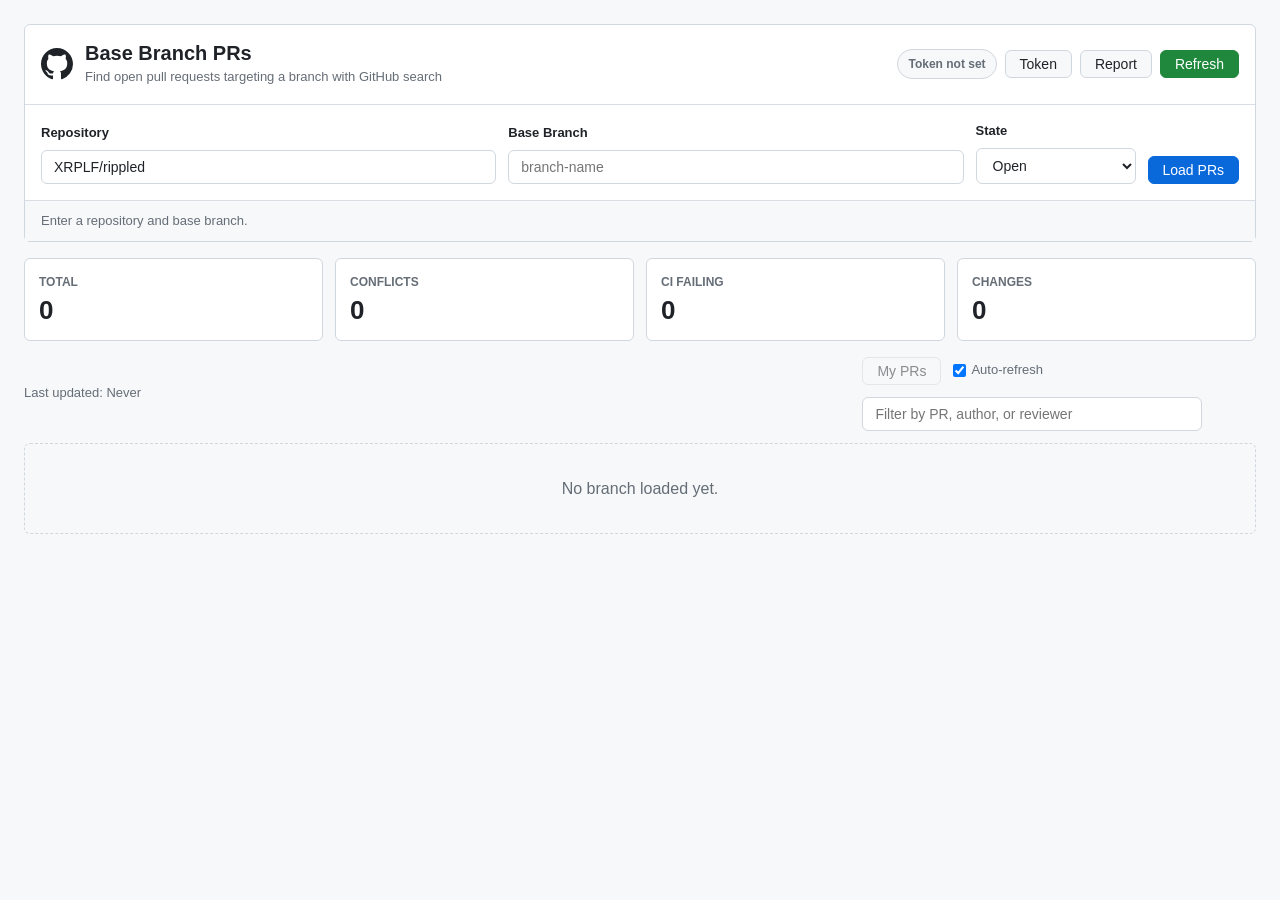
<file: feature-prs.html>
<!doctype html>
<html lang="en">
    <head>
        <meta charset="UTF-8" />
        <meta name="viewport" content="width=device-width, initial-scale=1.0" />
        <title>Base Branch PRs</title>
        <link rel="icon" type="image/svg+xml" href="favicon.svg" />
        <link rel="stylesheet" href="shared-styles.css" />
        <style>
            body {
                background: var(--color-canvas-subtle);
                color: var(--color-fg-default);
            }

            .container {
                max-width: 1280px;
                margin: 0 auto;
                padding: 24px;
            }

            .header {
                background: var(--color-canvas-default);
                border: 1px solid var(--color-border-default);
                border-radius: 6px;
                margin-bottom: 16px;
            }

            .header-main {
                display: flex;
                align-items: center;
                justify-content: space-between;
                gap: 16px;
                padding: 16px;
                border-bottom: 1px solid var(--color-border-muted);
            }

            .header-left {
                display: flex;
                align-items: center;
                gap: 12px;
                min-width: 0;
            }

            .github-icon {
                width: 32px;
                height: 32px;
                fill: var(--color-fg-default);
                flex: 0 0 auto;
            }

            .title-block {
                min-width: 0;
            }

            .header-title {
                font-size: 20px;
                font-weight: 600;
                line-height: 1.2;
            }

            .header-subtitle {
                color: var(--color-fg-muted);
                font-size: 13px;
                margin-top: 2px;
            }

            .header-controls {
                display: flex;
                align-items: center;
                gap: 8px;
                flex-wrap: wrap;
                justify-content: flex-end;
            }

            .search-panel {
                display: grid;
                grid-template-columns:
                    minmax(180px, 1fr) minmax(180px, 1fr) minmax(120px, 160px)
                    auto;
                gap: 12px;
                align-items: end;
                padding: 16px;
            }

            .field label {
                color: var(--color-fg-default);
                display: block;
                font-size: 13px;
                font-weight: 600;
                margin-bottom: 6px;
            }

            .query-preview {
                background: var(--color-canvas-subtle);
                border-top: 1px solid var(--color-border-muted);
                color: var(--color-fg-muted);
                font-size: 13px;
                padding: 10px 16px;
                overflow-wrap: anywhere;
            }

            .query-preview code {
                color: var(--color-fg-default);
            }

            .summary-grid {
                display: grid;
                grid-template-columns: repeat(4, minmax(0, 1fr));
                gap: 12px;
                margin-bottom: 16px;
            }

            .summary-tile {
                background: var(--color-canvas-default);
                border: 1px solid var(--color-border-default);
                border-radius: 6px;
                padding: 14px;
            }

            .summary-label {
                color: var(--color-fg-muted);
                font-size: 12px;
                font-weight: 600;
                text-transform: uppercase;
            }

            .summary-value {
                font-size: 26px;
                font-weight: 600;
                line-height: 1.2;
                margin-top: 2px;
            }

            .filter-box {
                max-width: 340px;
            }

            .auto-refresh-toggle {
                align-items: center;
                color: var(--color-fg-muted);
                display: inline-flex;
                font-size: 13px;
                gap: 5px;
                white-space: nowrap;
            }

            .error-banner {
                background: var(--color-danger-subtle);
                border: 1px solid rgba(209, 36, 47, 0.35);
                border-radius: 6px;
                color: var(--color-danger-fg);
                display: none;
                font-size: 14px;
                margin-bottom: 12px;
                padding: 12px;
            }

            .pr-list {
                display: grid;
                gap: 12px;
            }

            .pr-card {
                background: var(--color-canvas-default);
                border: 1px solid var(--color-border-default);
                border-radius: 6px;
                display: grid;
                grid-template-columns: minmax(0, 1fr) minmax(280px, 34%);
                gap: 16px;
                padding: 16px;
            }

            .pr-card.draft-pr {
                background: color-mix(
                    in srgb,
                    var(--color-canvas-default) 72%,
                    var(--color-canvas-subtle)
                );
                border-color: var(--color-border-default);
                opacity: 0.9;
            }

            .pr-card.draft-pr .pr-link,
            .pr-card.draft-pr .reviewer-name {
                color: var(--color-fg-muted);
            }

            .pr-title-row {
                align-items: flex-start;
                display: flex;
                gap: 8px;
                justify-content: space-between;
                min-width: 0;
            }

            .pr-link {
                color: var(--color-accent-fg);
                font-size: 16px;
                font-weight: 600;
                line-height: 1.35;
                min-width: 0;
                text-decoration: none;
            }

            .pr-link:hover {
                text-decoration: underline;
            }

            .pr-number {
                color: var(--color-fg-muted);
                font-weight: 500;
                white-space: nowrap;
            }

            .pr-meta {
                align-items: center;
                color: var(--color-fg-muted);
                display: flex;
                flex-wrap: wrap;
                font-size: 13px;
                gap: 8px 12px;
                margin-top: 8px;
            }

            .pr-meta a {
                color: var(--color-accent-fg);
                text-decoration: none;
            }

            .pr-meta a:hover {
                text-decoration: underline;
            }

            .branch-link {
                background: var(--color-accent-subtle);
                border-radius: 6px;
                color: var(--color-accent-fg);
                display: inline-flex;
                font-family:
                    ui-monospace, SFMono-Regular, 'SF Mono', Consolas, 'Liberation Mono', Menlo,
                    monospace;
                font-size: 12px;
                font-weight: 600;
                line-height: 1.35;
                max-width: 260px;
                overflow: hidden;
                padding: 2px 6px;
                text-overflow: ellipsis;
                white-space: nowrap;
            }

            .branch-with-copy {
                align-items: center;
                display: inline-flex;
                gap: 4px;
                max-width: 360px;
                vertical-align: middle;
            }

            .branch-copy {
                background: var(--color-canvas-default);
                border: 1px solid var(--color-border-default);
                border-radius: 6px;
                color: var(--color-fg-muted);
                cursor: pointer;
                font-size: 11px;
                font-weight: 600;
                line-height: 1;
                min-height: 22px;
                padding: 3px 6px;
            }

            .branch-copy:hover {
                border-color: var(--color-accent-fg);
                color: var(--color-accent-fg);
            }

            .branch-copy.copied {
                background: var(--color-success-subtle);
                border-color: rgba(26, 127, 55, 0.35);
                color: var(--color-success-fg);
            }

            .link-copy {
                flex: 0 0 auto;
            }

            .branch-separator {
                color: var(--color-fg-muted);
            }

            .pill-row {
                display: flex;
                flex-wrap: wrap;
                gap: 6px;
                margin-top: 12px;
            }

            .status-pill {
                border-radius: 999px;
                display: inline-flex;
                align-items: center;
                font-size: 12px;
                font-weight: 600;
                line-height: 1.4;
                padding: 3px 8px;
                white-space: nowrap;
            }

            .status-pill.ready,
            .status-pill.clean,
            .review-state.approved {
                background: var(--color-success-subtle);
                color: var(--color-success-fg);
            }

            .status-pill.draft,
            .status-pill.pending,
            .review-state.commented,
            .review-state.requested {
                background: var(--color-attention-subtle);
                color: var(--color-attention-fg);
            }

            .status-pill.conflict,
            .review-state.changes-requested {
                background: var(--color-danger-subtle);
                color: var(--color-danger-fg);
            }

            .status-pill.neutral,
            .review-state.dismissed,
            .review-state.none {
                background: var(--color-canvas-subtle);
                color: var(--color-fg-muted);
            }

            .review-panel {
                border-left: 1px solid var(--color-border-muted);
                padding-left: 16px;
            }

            .review-title {
                color: var(--color-fg-muted);
                font-size: 12px;
                font-weight: 600;
                margin-bottom: 8px;
                text-transform: uppercase;
            }

            .review-grid {
                display: grid;
                gap: 6px;
            }

            .review-row {
                align-items: center;
                display: grid;
                gap: 8px;
                grid-template-columns: minmax(0, 1fr) auto;
            }

            .reviewer-name {
                color: var(--color-fg-default);
                font-size: 13px;
                overflow: hidden;
                text-overflow: ellipsis;
                white-space: nowrap;
            }

            .review-state {
                border-radius: 999px;
                font-size: 11px;
                font-weight: 600;
                padding: 2px 7px;
                white-space: nowrap;
            }

            .modal-content {
                max-width: 560px;
            }

            .report-modal-content {
                max-width: 640px;
            }

            .report-output {
                background: var(--color-canvas-default);
                border: 1px solid var(--color-border-default);
                border-radius: 6px;
                color: var(--color-fg-default);
                font-size: 14px;
                line-height: 1.6;
                max-height: 420px;
                min-height: 120px;
                overflow-y: auto;
                padding: 16px;
                width: 100%;
            }

            .report-output ul {
                margin: 0;
                padding-left: 20px;
            }

            .report-output li {
                margin-bottom: 4px;
            }

            .report-output li ul {
                margin-top: 4px;
            }

            .report-output a {
                color: var(--color-accent-fg);
                text-decoration: none;
            }

            .report-output a:hover {
                text-decoration: underline;
            }

            .report-output code {
                background: var(--color-canvas-subtle);
                border-radius: 4px;
                font-family:
                    ui-monospace, SFMono-Regular, 'SF Mono', Consolas, 'Liberation Mono', Menlo,
                    monospace;
                font-size: 12px;
                padding: 1px 5px;
            }

            .token-help {
                background: var(--color-canvas-subtle);
                border: 1px solid var(--color-border-muted);
                border-radius: 6px;
                color: var(--color-fg-muted);
                font-size: 14px;
                margin-bottom: 14px;
                padding: 12px;
            }

            .token-help code {
                color: var(--color-fg-default);
            }

            .token-input-row {
                display: grid;
                grid-template-columns: minmax(0, 1fr) auto;
                gap: 8px;
            }

            @media (max-width: 860px) {
                .container {
                    padding: 12px;
                }

                .header-main,
                .search-panel {
                    grid-template-columns: 1fr;
                }

                .header-main {
                    align-items: flex-start;
                    flex-direction: column;
                }

                .header-controls {
                    justify-content: flex-start;
                }

                .summary-grid {
                    grid-template-columns: repeat(2, minmax(0, 1fr));
                }

                .pr-card {
                    grid-template-columns: 1fr;
                }

                .review-panel {
                    border-left: 0;
                    border-top: 1px solid var(--color-border-muted);
                    padding-left: 0;
                    padding-top: 12px;
                }
            }
        </style>
    </head>
    <body>
        <div class="container">
            <header class="header">
                <div class="header-main">
                    <div class="header-left">
                        <svg class="github-icon" viewBox="0 0 16 16" aria-hidden="true">
                            <path
                                fill-rule="evenodd"
                                d="M8 0C3.58 0 0 3.58 0 8c0 3.54 2.29 6.53 5.47 7.59.4.07.55-.17.55-.38 0-.19-.01-.82-.01-1.49-2.01.37-2.53-.49-2.69-.94-.09-.23-.48-.94-.82-1.13-.28-.15-.68-.52-.01-.53.63-.01 1.08.58 1.23.82.72 1.21 1.87.87 2.33.66.07-.52.28-.87.51-1.07-1.78-.2-3.64-.89-3.64-3.95 0-.87.31-1.59.82-2.15-.08-.2-.36-1.02.08-2.12 0 0 .67-.21 2.2.82.64-.18 1.32-.27 2-.27.68 0 1.36.09 2 .27 1.53-1.04 2.2-.82 2.2-.82.44 1.1.16 1.92.08 2.12.51.56.82 1.27.82 2.15 0 3.07-1.87 3.75-3.65 3.95.29.25.54.73.54 1.48 0 1.07-.01 1.93-.01 2.2 0 .21.15.46.55.38A8.013 8.013 0 0016 8c0-4.42-3.58-8-8-8z"
                            ></path>
                        </svg>
                        <div class="title-block">
                            <h1 class="header-title">Base Branch PRs</h1>
                            <div class="header-subtitle">
                                Find open pull requests targeting a branch with GitHub search
                            </div>
                        </div>
                    </div>
                    <div class="header-controls">
                        <span id="tokenStatus" class="token-pill">Token not set</span>
                        <button class="btn" id="tokenButton" type="button">Token</button>
                        <button class="btn" id="reportButton" type="button">Report</button>
                        <button class="btn btn-primary" id="refreshButton" type="button">
                            Refresh
                        </button>
                    </div>
                </div>

                <form class="search-panel" id="searchForm">
                    <div class="field">
                        <label for="repoInput">Repository</label>
                        <input
                            type="text"
                            id="repoInput"
                            placeholder="owner/repo"
                            autocomplete="off"
                            spellcheck="false"
                        />
                    </div>
                    <div class="field">
                        <label for="branchInput">Base Branch</label>
                        <input
                            type="text"
                            id="branchInput"
                            placeholder="branch-name"
                            autocomplete="off"
                            spellcheck="false"
                        />
                    </div>
                    <div class="field">
                        <label for="stateInput">State</label>
                        <select id="stateInput">
                            <option value="open">Open</option>
                            <option value="all">Open and closed</option>
                            <option value="closed">Closed</option>
                        </select>
                    </div>
                    <button class="btn btn-secondary" id="loadButton" type="submit">
                        Load PRs
                    </button>
                </form>
                <div class="query-preview" id="queryPreview">
                    Enter a repository and base branch.
                </div>
            </header>

            <section class="summary-grid" aria-label="Pull request summary">
                <div class="summary-tile">
                    <div class="summary-label">Total</div>
                    <div class="summary-value" id="totalCount">0</div>
                </div>
                <div class="summary-tile">
                    <div class="summary-label">Conflicts</div>
                    <div class="summary-value" id="conflictCount">0</div>
                </div>
                <div class="summary-tile">
                    <div class="summary-label">CI Failing</div>
                    <div class="summary-value" id="ciFailingCount">0</div>
                </div>
                <div class="summary-tile">
                    <div class="summary-label">Changes</div>
                    <div class="summary-value" id="changesCount">0</div>
                </div>
            </section>

            <div class="status-line">
                <div id="lastUpdated">Last updated: Never</div>
                <div class="status-controls">
                    <button class="btn" id="myPrsButton" type="button">My PRs</button>
                    <label class="auto-refresh-toggle" title="Automatically reload every 5 minutes"
                        ><input type="checkbox" id="autoRefresh" /> Auto-refresh</label
                    >
                    <input
                        class="filter-box"
                        type="search"
                        id="filterInput"
                        placeholder="Filter by PR, author, or reviewer"
                    />
                </div>
            </div>

            <div class="error-banner" id="errorBanner"></div>
            <main class="pr-list" id="prList">
                <div class="empty-state">No branch loaded yet.</div>
            </main>
        </div>

        <div class="modal" id="tokenModal">
            <div class="modal-content">
                <div class="modal-header">
                    <h2 class="modal-title">GitHub Token</h2>
                    <button class="modal-close" id="closeTokenModal" type="button">&times;</button>
                </div>
                <div class="modal-body">
                    <div class="token-help">
                        This uses the shared <code>github_token</code> localStorage key used by the
                        other GitHub tools. The token is only sent to GitHub API requests.
                    </div>
                    <div class="token-input-row">
                        <input
                            type="password"
                            id="tokenInput"
                            placeholder="ghp_xxxxxxxxxxxxxxxxxxxx"
                        />
                        <button class="btn" id="toggleTokenVisibility" type="button">Show</button>
                    </div>
                </div>
                <div class="modal-footer">
                    <button class="btn" id="clearTokenButton" type="button">Clear</button>
                    <button class="btn btn-primary" id="saveTokenButton" type="button">Save</button>
                </div>
            </div>
        </div>

        <div class="modal" id="reportModal">
            <div class="modal-content report-modal-content">
                <div class="modal-header">
                    <h2 class="modal-title">PR Report</h2>
                    <button class="modal-close" id="closeReportModal" type="button">&times;</button>
                </div>
                <div class="modal-body">
                    <div id="reportOutput" class="report-output"></div>
                </div>
                <div class="modal-footer">
                    <button class="btn" id="copyReportButton" type="button">
                        Copy to clipboard
                    </button>
                </div>
            </div>
        </div>

        <script src="shared-utils.js"></script>
        <script>
            const REPO_KEY = 'base_branch_prs_repo';
            const BRANCH_KEY = 'base_branch_prs_branch';
            const STATE_KEY = 'base_branch_prs_state';
            const CACHE_KEY = 'feature_prs_cache';
            const MY_FILTER_KEY = 'feature_prs_my_filter';
            const AUTO_REFRESH_KEY = 'feature_prs_auto_refresh';
            const API_BASE = 'https://api.github.com';

            let pullRequests = [];
            let loading = false;
            let viewerLogin = '';
            let showOnlyMine = localStorage.getItem(MY_FILTER_KEY) === 'true';
            let autoRefresh = localStorage.getItem(AUTO_REFRESH_KEY) !== 'false';
            let lastSeenToken = '';

            const els = {
                repoInput: document.getElementById('repoInput'),
                branchInput: document.getElementById('branchInput'),
                stateInput: document.getElementById('stateInput'),
                searchForm: document.getElementById('searchForm'),
                refreshButton: document.getElementById('refreshButton'),
                loadButton: document.getElementById('loadButton'),
                tokenButton: document.getElementById('tokenButton'),
                tokenStatus: document.getElementById('tokenStatus'),
                reportButton: document.getElementById('reportButton'),
                reportModal: document.getElementById('reportModal'),
                closeReportModal: document.getElementById('closeReportModal'),
                reportOutput: document.getElementById('reportOutput'),
                copyReportButton: document.getElementById('copyReportButton'),
                tokenModal: document.getElementById('tokenModal'),
                closeTokenModal: document.getElementById('closeTokenModal'),
                tokenInput: document.getElementById('tokenInput'),
                toggleTokenVisibility: document.getElementById('toggleTokenVisibility'),
                saveTokenButton: document.getElementById('saveTokenButton'),
                clearTokenButton: document.getElementById('clearTokenButton'),
                queryPreview: document.getElementById('queryPreview'),
                totalCount: document.getElementById('totalCount'),
                conflictCount: document.getElementById('conflictCount'),
                ciFailingCount: document.getElementById('ciFailingCount'),
                changesCount: document.getElementById('changesCount'),
                lastUpdated: document.getElementById('lastUpdated'),
                myPrsButton: document.getElementById('myPrsButton'),
                autoRefresh: document.getElementById('autoRefresh'),
                filterInput: document.getElementById('filterInput'),
                errorBanner: document.getElementById('errorBanner'),
                prList: document.getElementById('prList'),
            };

            function sleep(ms) {
                return new Promise((resolve) => setTimeout(resolve, ms));
            }

            // Reviewers whose type/login doesn't mark them as a bot, but who are one.
            const BOT_LOGINS = new Set(['Copilot']);

            function isBotReviewer(user) {
                const login = user?.login || '';
                return user?.type === 'Bot' || /\[bot\]$/i.test(login) || BOT_LOGINS.has(login);
            }

            function buildSearchQuery(repoSlug, branch, state) {
                const parts = [`repo:${repoSlug}`, 'is:pr', `base:${branch}`];
                if (state === 'open') parts.push('is:open');
                if (state === 'closed') parts.push('is:closed');
                return parts.join(' ');
            }

            function cacheScope(repoSlug, branch, state) {
                return `${CACHE_KEY}:${repoSlug}:${branch}:${state}`;
            }

            function currentCacheScope() {
                const repo = parseRepo(els.repoInput.value);
                const branch = els.branchInput.value.trim();
                if (!repo || !branch) return null;
                return cacheScope(repo.slug, branch, els.stateInput.value);
            }

            function compactPR(pr) {
                return {
                    number: pr.number,
                    title: pr.title,
                    html_url: pr.html_url,
                    draft: pr.draft,
                    updated_at: pr.updated_at,
                    mergeable: pr.mergeable,
                    mergeable_state: pr.mergeable_state,
                    user: pr.user ? { login: pr.user.login, html_url: pr.user.html_url } : null,
                    head: pr.head
                        ? {
                              ref: pr.head.ref,
                              sha: pr.head.sha,
                              repo: pr.head.repo ? { html_url: pr.head.repo.html_url } : null,
                          }
                        : null,
                    base: pr.base
                        ? {
                              ref: pr.base.ref,
                              repo: pr.base.repo ? { html_url: pr.base.repo.html_url } : null,
                          }
                        : null,
                    reviewRows: pr.reviewRows || [],
                    mergeDisplay: pr.mergeDisplay || mergeState(pr),
                    ciStatus: pr.ciStatus || null,
                };
            }

            function savePRsToCache() {
                const key = currentCacheScope();
                if (!key) return;
                try {
                    localStorage.setItem(
                        key,
                        JSON.stringify({
                            savedAt: new Date().toISOString(),
                            prs: pullRequests.map(compactPR),
                        }),
                    );
                } catch (error) {
                    console.warn('Feature PR cache skipped:', error);
                }
            }

            function loadPRsFromCache() {
                const key = currentCacheScope();
                if (!key) return false;

                try {
                    const cached = JSON.parse(localStorage.getItem(key) || 'null');
                    if (!cached || !Array.isArray(cached.prs)) return false;
                    pullRequests = cached.prs;
                    sortPullRequests();
                    renderPRs();
                    const savedAt = cached.savedAt
                        ? new Date(cached.savedAt).toLocaleTimeString()
                        : 'cached';
                    els.lastUpdated.textContent = `Last updated: ${savedAt} (cached)`;
                    return true;
                } catch (error) {
                    localStorage.removeItem(key);
                    console.warn('Feature PR cache could not be loaded:', error);
                    return false;
                }
            }

            function updateTokenStatus() {
                const hasToken = Boolean(getGitHubToken());
                els.tokenStatus.textContent = hasToken ? 'Token set' : 'Token not set';
                els.tokenStatus.classList.toggle('set', hasToken);
            }

            function syncTokenState(loadIdentity = false) {
                const token = getGitHubToken();
                const tokenChanged = token !== lastSeenToken;
                lastSeenToken = token;

                if (!token) {
                    viewerLogin = '';
                    showOnlyMine = false;
                    localStorage.setItem(MY_FILTER_KEY, 'false');
                } else if (tokenChanged) {
                    viewerLogin = '';
                }

                updateTokenStatus();
                updateMyPRsButton();
                // Window focus lands here too, so only ask GitHub who we are when we don't know yet.
                if ((loadIdentity || tokenChanged) && token && !viewerLogin) loadViewerLogin();
                if (tokenChanged) renderPRs();
            }

            function updateQueryPreview() {
                const repo = parseRepo(els.repoInput.value);
                const branch = els.branchInput.value.trim();
                if (!repo || !branch) {
                    els.queryPreview.textContent = 'Enter a repository and base branch.';
                    return;
                }
                const query = buildSearchQuery(repo.slug, branch, els.stateInput.value);
                els.queryPreview.innerHTML = `GitHub search: <code>${escapeHtml(query)}</code>`;
            }

            function setError(message) {
                els.errorBanner.textContent = message || '';
                els.errorBanner.style.display = message ? 'block' : 'none';
            }

            function setLoading(isLoading) {
                loading = isLoading;
                els.loadButton.disabled = isLoading;
                els.refreshButton.disabled = isLoading;
                els.loadButton.textContent = isLoading ? 'Loading...' : 'Load PRs';
            }

            function updateMyPRsButton() {
                const hasToken = Boolean(getGitHubToken());
                els.myPrsButton.disabled = !hasToken;
                els.myPrsButton.classList.toggle('filter-active', showOnlyMine);
                els.myPrsButton.textContent =
                    showOnlyMine && viewerLogin ? `My PRs: ${viewerLogin}` : 'My PRs';
                els.myPrsButton.title = hasToken
                    ? viewerLogin
                        ? `Show PRs authored by ${viewerLogin}`
                        : 'Show PRs authored by the token owner'
                    : 'Add a GitHub token to filter by your PRs';
            }

            async function loadViewerLogin() {
                if (!getGitHubToken()) {
                    viewerLogin = '';
                    showOnlyMine = false;
                    localStorage.setItem(MY_FILTER_KEY, 'false');
                    updateMyPRsButton();
                    return '';
                }

                try {
                    const viewer = await githubRequest(`${API_BASE}/user`);
                    viewerLogin = viewer.login || '';
                } catch (error) {
                    console.error('Failed to identify GitHub user:', error);
                    viewerLogin = '';
                }

                updateMyPRsButton();
                renderPRs();
                return viewerLogin;
            }

            async function toggleMyPRsFilter() {
                setError('');
                if (!getGitHubToken()) {
                    openTokenModal();
                    return;
                }
                if (!viewerLogin) await loadViewerLogin();
                if (!viewerLogin) {
                    setError('Could not identify the GitHub user for your token.');
                    return;
                }

                showOnlyMine = !showOnlyMine;
                localStorage.setItem(MY_FILTER_KEY, String(showOnlyMine));
                updateMyPRsButton();
                renderPRs();
            }

            async function searchPullRequestIds(repoSlug, branch, state) {
                const query = buildSearchQuery(repoSlug, branch, state);
                const ids = [];
                const seen = new Set();

                for (let page = 1; page <= 10; page++) {
                    const url = `${API_BASE}/search/issues?q=${encodeURIComponent(query)}&per_page=100&page=${page}&sort=updated&order=desc`;
                    const data = await githubRequest(url);
                    for (const item of data.items || []) {
                        if (!seen.has(item.number)) {
                            seen.add(item.number);
                            ids.push(item.node_id);
                        }
                    }
                    if (!data.items || data.items.length < 100) break;
                }

                return ids;
            }

            // One GraphQL request covers PR_CHUNK PRs with their reviews and CI, about 1 point.
            // The REST equivalent was 4-7 calls per PR.
            const PR_CHUNK = 20;
            const PR_QUERY = `
                query($ids: [ID!]!) {
                    nodes(ids: $ids) {
                        ... on PullRequest {
                            id
                            number
                            title
                            url
                            isDraft
                            updatedAt
                            mergeable
                            mergeStateStatus
                            author { login url __typename }
                            headRefName
                            headRefOid
                            headRepository { url }
                            baseRefName
                            baseRepository { url }
                            reviewRequests(first: 50) {
                                nodes {
                                    requestedReviewer {
                                        __typename
                                        ... on User { login }
                                        ... on Bot { login }
                                        ... on Mannequin { login }
                                        ... on Team { slug }
                                    }
                                }
                            }
                            reviews(last: 100) {
                                nodes { state submittedAt author { login __typename } }
                            }
                            commits(last: 1) {
                                nodes {
                                    commit {
                                        statusCheckRollup {
                                            contexts(first: 100) {
                                                totalCount
                                                nodes {
                                                    __typename
                                                    ... on CheckRun { name status conclusion detailsUrl }
                                                    ... on StatusContext { context state targetUrl }
                                                }
                                            }
                                        }
                                    }
                                }
                            }
                        }
                    }
                }
            `;

            async function graphqlRequest(query, variables) {
                const payload = await githubRequest(`${API_BASE}/graphql`, {
                    method: 'POST',
                    body: JSON.stringify({ query, variables }),
                });
                if (payload.errors?.length) {
                    throw new Error(payload.errors.map((error) => error.message).join('; '));
                }
                return payload.data;
            }

            async function fetchPRNodes(ids) {
                const chunks = [];
                for (let i = 0; i < ids.length; i += PR_CHUNK)
                    chunks.push(ids.slice(i, i + PR_CHUNK));
                const results = await mapWithConcurrency(chunks, 3, (chunk) =>
                    graphqlRequest(PR_QUERY, { ids: chunk }),
                );
                return results.flatMap((data) => data.nodes || []).filter(Boolean);
            }

            // GitHub computes mergeability lazily, so a PR can come back UNKNOWN. Ask again for
            // just those PRs, up to 3 more times.
            async function fetchPRNodesWithMergeability(ids) {
                const isUnknown = (node) =>
                    node.mergeable === 'UNKNOWN' || node.mergeStateStatus === 'UNKNOWN';
                let nodes = await fetchPRNodes(ids);
                for (let attempt = 0; attempt < 3; attempt++) {
                    const unknown = nodes.filter(isUnknown).map((node) => node.id);
                    if (unknown.length === 0) break;
                    await sleep(700);
                    const retried = new Map((await fetchPRNodes(unknown)).map((n) => [n.id, n]));
                    nodes = nodes.map((node) => retried.get(node.id) || node);
                }
                return nodes;
            }

            function toUser(actor) {
                if (!actor?.login) return null;
                return { login: actor.login, html_url: actor.url, type: actor.__typename };
            }

            function latestReviews(node) {
                const latestStates = new Map();
                (node.reviews?.nodes || []).forEach((review) => {
                    const user = toUser(review.author);
                    if (!user || review.state === 'PENDING' || isBotReviewer(user)) return;
                    latestStates.set(user.login, {
                        user: user.login,
                        state: review.state,
                        submittedAt: review.submittedAt,
                    });
                });
                return [...latestStates.values()].sort((a, b) => a.user.localeCompare(b.user));
            }

            const CI_SUCCESS = ['SUCCESS', 'SKIPPED', 'NEUTRAL'];
            const CI_FAILURE = [
                'FAILURE',
                'ERROR',
                'TIMED_OUT',
                'CANCELLED',
                'ACTION_REQUIRED',
                'STARTUP_FAILURE',
            ];

            function summarizeCI(rollup) {
                const totalCount = rollup?.contexts?.totalCount || 0;
                let successCount = 0;
                let failureCount = 0;
                let pendingCount = 0;
                const failedChecks = [];

                (rollup?.contexts?.nodes || []).forEach((context) => {
                    const isCheckRun = context.__typename === 'CheckRun';
                    const outcome = isCheckRun
                        ? context.status === 'COMPLETED'
                            ? context.conclusion
                            : 'PENDING'
                        : context.state;
                    if (CI_SUCCESS.includes(outcome)) {
                        successCount++;
                    } else if (CI_FAILURE.includes(outcome)) {
                        failureCount++;
                        failedChecks.push({
                            name: isCheckRun ? context.name : context.context,
                            url: isCheckRun ? context.detailsUrl : context.targetUrl,
                        });
                    } else if (outcome === 'PENDING' || outcome === 'EXPECTED') {
                        pendingCount++;
                    }
                });

                const counts = {
                    totalCount,
                    successCount,
                    failureCount,
                    pendingCount,
                    failedChecks,
                };
                if (totalCount === 0) return { state: 'none', label: 'No CI', ...counts };
                if (failureCount > 0) {
                    return { state: 'failure', label: `${failureCount} failing`, ...counts };
                }
                if (pendingCount > 0) {
                    return { state: 'pending', label: `${pendingCount} pending`, ...counts };
                }
                return { state: 'success', label: 'CI passing', ...counts };
            }

            // A PR_QUERY node in the REST pulls shape the rest of the page (and the cache) reads.
            function toPR(node) {
                const requested = (node.reviewRequests?.nodes || [])
                    .map((request) => request.requestedReviewer)
                    .filter(Boolean);
                const pr = {
                    number: node.number,
                    title: node.title,
                    html_url: node.url,
                    draft: node.isDraft,
                    updated_at: node.updatedAt,
                    mergeable: { MERGEABLE: true, CONFLICTING: false }[node.mergeable] ?? null,
                    mergeable_state: (node.mergeStateStatus || 'unknown').toLowerCase(),
                    user: toUser(node.author),
                    head: {
                        ref: node.headRefName,
                        sha: node.headRefOid,
                        repo: node.headRepository ? { html_url: node.headRepository.url } : null,
                    },
                    base: {
                        ref: node.baseRefName,
                        repo: node.baseRepository ? { html_url: node.baseRepository.url } : null,
                    },
                    requested_reviewers: requested
                        .filter((reviewer) => reviewer.__typename !== 'Team')
                        .map(toUser)
                        .filter(Boolean),
                    requested_teams: requested
                        .filter((reviewer) => reviewer.__typename === 'Team')
                        .map((team) => ({ slug: team.slug })),
                };
                pr.reviewRows = mergeReviewRows(pr, latestReviews(node));
                pr.mergeDisplay = mergeState(pr);
                pr.ciStatus = summarizeCI(node.commits?.nodes?.[0]?.commit?.statusCheckRollup);
                return pr;
            }

            function mergeReviewRows(pr, reviews) {
                const rows = new Map();
                reviews.forEach((review) => rows.set(review.user, review.state));

                (pr.requested_reviewers || []).forEach((user) => {
                    if (isBotReviewer(user)) return;
                    if (!rows.has(user.login)) rows.set(user.login, 'REVIEW_REQUESTED');
                });
                (pr.requested_teams || []).forEach((team) => {
                    const name = `@${team.slug}`;
                    if (!rows.has(name)) rows.set(name, 'REVIEW_REQUESTED');
                });

                return [...rows.entries()]
                    .map(([user, state]) => ({ user, state }))
                    .sort((a, b) => a.user.localeCompare(b.user));
            }

            function mergeState(pr) {
                if (pr.mergeable === null || pr.mergeable_state === 'unknown') {
                    return {
                        label: 'Checking mergeability',
                        className: 'pending',
                        hasConflict: false,
                        unknown: true,
                    };
                }
                if (pr.mergeable_state === 'dirty' || pr.mergeable === false) {
                    return {
                        label: 'Merge conflicts',
                        className: 'conflict',
                        hasConflict: true,
                        unknown: false,
                    };
                }
                return {
                    label: 'No conflicts',
                    className: 'clean',
                    hasConflict: false,
                    unknown: false,
                };
            }

            function reviewStatusLabel(state) {
                const labels = {
                    APPROVED: 'Approved',
                    CHANGES_REQUESTED: 'Changes requested',
                    COMMENTED: 'Commented',
                    DISMISSED: 'Dismissed',
                    REVIEW_REQUESTED: 'Requested',
                };
                return labels[state] || state.replace(/_/g, ' ').toLowerCase();
            }

            function reviewStatusClass(state) {
                const classes = {
                    APPROVED: 'approved',
                    CHANGES_REQUESTED: 'changes-requested',
                    COMMENTED: 'commented',
                    DISMISSED: 'dismissed',
                    REVIEW_REQUESTED: 'requested',
                };
                return classes[state] || 'none';
            }

            const TIME_UNIT_ABBREVIATIONS = {
                minute: 'm',
                hour: 'h',
                day: 'd',
                week: 'w',
                month: 'mo',
                year: 'y',
            };

            function formatRelativeTime(dateString) {
                return timeAgo(dateString).replace(
                    /\s(minute|hour|day|week|month|year)s?\b/,
                    (_, unit) => TIME_UNIT_ABBREVIATIONS[unit],
                );
            }

            function branchUrl(branch) {
                if (!branch?.repo?.html_url || !branch?.ref) return '';
                const encodedRef = branch.ref.split('/').map(encodeURIComponent).join('/');
                return `${branch.repo.html_url}/tree/${encodedRef}`;
            }

            function renderBranchLink(branch) {
                const label = branch?.ref || 'unknown';
                const url = branchUrl(branch);
                if (!url)
                    return `<strong class="branch-link" title="${escapeHtml(label)}">${escapeHtml(label)}</strong>`;
                return `<a class="branch-link" href="${escapeHtml(url)}" target="_blank" rel="noopener noreferrer" title="${escapeHtml(label)}">${escapeHtml(label)}</a>`;
            }

            function renderFeatureBranch(branch) {
                const label = branch?.ref || 'unknown';
                return `
                <span class="branch-with-copy">
                    ${renderBranchLink(branch)}
                    ${renderCopyButton(label, 'Copy feature branch name')}
                </span>
            `;
            }

            function renderCopyButton(value, label, className = '') {
                return `<button class="branch-copy ${className}" type="button" data-copy-value="${escapeHtml(value)}" title="${escapeHtml(label)}" aria-label="${escapeHtml(label)}">⧉</button>`;
            }

            async function copyText(text) {
                if (navigator.clipboard?.writeText) {
                    await navigator.clipboard.writeText(text);
                    return;
                }

                const textarea = document.createElement('textarea');
                textarea.value = text;
                textarea.setAttribute('readonly', '');
                textarea.style.position = 'fixed';
                textarea.style.left = '-9999px';
                document.body.appendChild(textarea);
                textarea.select();
                document.execCommand('copy');
                textarea.remove();
            }

            async function copyFromButton(button) {
                const value = button.getAttribute('data-copy-value') || '';
                if (!value) return;

                try {
                    await copyText(value);
                    const previousText = button.textContent;
                    button.textContent = '✓';
                    button.classList.add('copied');
                    setTimeout(() => {
                        button.textContent = previousText;
                        button.classList.remove('copied');
                    }, 1200);
                } catch (error) {
                    console.error('Failed to copy value:', error);
                    setError('Could not copy to clipboard.');
                }
            }

            function hasApproval(pr) {
                return (pr.reviewRows || []).some((row) => row.state === 'APPROVED');
            }

            function hasChangesRequested(pr) {
                return (pr.reviewRows || []).some((row) => row.state === 'CHANGES_REQUESTED');
            }

            function hasFailingCI(pr) {
                return pr.ciStatus?.state === 'failure';
            }

            function formatReviewerForReport(row) {
                if (row.state === 'APPROVED') return `${row.user} ✅`;
                if (row.state === 'CHANGES_REQUESTED') return `${row.user} ❌`;
                return row.user;
            }

            // Shared by both report formats so they can't start saying different things.
            function reportFields(pr) {
                const reviewers = pr.reviewRows || [];
                return {
                    author: pr.user?.login || 'unknown',
                    conflictNote: pr.mergeDisplay?.hasConflict
                        ? ' (needs to update to fix merge conflicts)'
                        : '',
                    reviewerText: reviewers.length
                        ? reviewers.map(formatReviewerForReport).join(', ')
                        : 'None',
                };
            }

            function buildReportPREntry(pr) {
                const { author, conflictNote, reviewerText } = reportFields(pr);

                return `* #${pr.number}: ${pr.title}\n   * Author: ${author}${conflictNote}\n   * Reviewers: ${reviewerText}`;
            }

            function reportItems() {
                return filteredPRs().filter((pr) => !pr.draft);
            }

            function buildReportMarkdown() {
                const items = reportItems();
                if (items.length === 0) return 'No pull requests to report.';
                return items.map(buildReportPREntry).join('\n');
            }

            function titleToHtml(title) {
                return escapeHtml(title).replace(/`([^`]+)`/g, '<code>$1</code>');
            }

            function buildReportHtmlEntry(pr) {
                const { author, conflictNote, reviewerText } = reportFields(pr);
                const numberLink = `<a href="${escapeHtml(pr.html_url)}">#${pr.number}</a>`;

                return `<li>${numberLink}: ${titleToHtml(pr.title)}<ul><li>Author: ${escapeHtml(author)}${escapeHtml(conflictNote)}</li><li>Reviewers: ${escapeHtml(reviewerText)}</li></ul></li>`;
            }

            function buildReportHtml() {
                const items = reportItems();
                if (items.length === 0) return '<p>No pull requests to report.</p>';
                return `<ul>${items.map(buildReportHtmlEntry).join('')}</ul>`;
            }

            function openReportModal() {
                els.reportOutput.innerHTML = buildReportHtml();
                Modal.open('reportModal');
            }

            async function copyReport() {
                const plainText = buildReportMarkdown();

                try {
                    if (window.ClipboardItem && navigator.clipboard?.write) {
                        const html = els.reportOutput.innerHTML;
                        await navigator.clipboard.write([
                            new ClipboardItem({
                                'text/plain': new Blob([plainText], { type: 'text/plain' }),
                                'text/html': new Blob([html], { type: 'text/html' }),
                            }),
                        ]);
                    } else {
                        await copyText(plainText);
                    }

                    const previousText = els.copyReportButton.textContent;
                    els.copyReportButton.textContent = 'Copied!';
                    setTimeout(() => {
                        els.copyReportButton.textContent = previousText;
                    }, 1200);
                } catch (error) {
                    console.error('Failed to copy report:', error);
                    setError('Could not copy report to clipboard.');
                }
            }

            async function loadPRs() {
                if (loading) return;

                const repoInfo = parseRepo(els.repoInput.value);
                const branch = els.branchInput.value.trim();
                const state = els.stateInput.value;
                setError('');
                updateQueryPreview();

                if (!repoInfo) {
                    setError('Enter a repository as owner/repo.');
                    return;
                }
                if (!branch) {
                    setError('Enter a base branch.');
                    return;
                }

                localStorage.setItem(REPO_KEY, repoInfo.slug);
                localStorage.setItem(BRANCH_KEY, branch);
                localStorage.setItem(STATE_KEY, state);

                setLoading(true);
                pullRequests = [];
                renderLoading();

                try {
                    const ids = await searchPullRequestIds(repoInfo.slug, branch, state);
                    if (ids.length === 0) {
                        pullRequests = [];
                        renderPRs();
                        savePRsToCache();
                        els.lastUpdated.textContent = `Last updated: ${new Date().toLocaleTimeString()}`;
                        return;
                    }

                    pullRequests = (await fetchPRNodesWithMergeability(ids)).map(toPR);
                    sortPullRequests();
                    els.lastUpdated.textContent = `Last updated: ${new Date().toLocaleTimeString()}`;
                    renderPRs();
                    savePRsToCache();
                } catch (error) {
                    console.error('Failed to load PRs:', error);
                    setError(error.message);
                    els.prList.innerHTML =
                        '<div class="empty-state">Could not load pull requests.</div>';
                } finally {
                    setLoading(false);
                }
            }

            function filteredPRs() {
                const filter = els.filterInput.value.trim().toLowerCase();
                let items = pullRequests;

                if (showOnlyMine && viewerLogin) {
                    const login = viewerLogin.toLowerCase();
                    items = items.filter((pr) => (pr.user?.login || '').toLowerCase() === login);
                }

                if (!filter) return items;
                return items.filter((pr) => {
                    const searchable = [
                        pr.title,
                        pr.number,
                        pr.user?.login,
                        pr.head?.ref,
                        pr.base?.ref,
                        pr.ciStatus?.label,
                        ...(pr.ciStatus?.failedChecks || []).map((check) => check.name),
                        ...(pr.reviewRows || []).map((row) => row.user),
                    ]
                        .join(' ')
                        .toLowerCase();
                    return searchable.includes(filter);
                });
            }

            function sortPullRequests() {
                pullRequests.sort((a, b) => {
                    if (a.draft !== b.draft) return a.draft ? 1 : -1;
                    return b.number - a.number;
                });
            }

            function renderLoading() {
                els.prList.innerHTML = `
                <div class="loading-state">
                    <span class="spinner"></span>
                    <span>Loading pull requests, CI, and review state...</span>
                </div>
            `;
            }

            function renderSummary(items) {
                const nonDraft = items.filter((pr) => !pr.draft);
                els.totalCount.textContent = nonDraft.length;
                els.conflictCount.textContent = nonDraft.filter(
                    (pr) => pr.mergeDisplay?.hasConflict,
                ).length;
                els.ciFailingCount.textContent = nonDraft.filter(hasFailingCI).length;
                els.changesCount.textContent = nonDraft.filter(hasChangesRequested).length;
            }

            function renderReviewers(pr) {
                const rows = pr.reviewRows || [];
                if (rows.length === 0) {
                    return `
                    <aside class="review-panel">
                        <div class="review-title">Reviewers</div>
                        <div class="review-grid">
                            <div class="review-row">
                                <span class="reviewer-name">No reviewers</span>
                                <span class="review-state none">None</span>
                            </div>
                        </div>
                    </aside>
                `;
                }

                return `
                <aside class="review-panel">
                    <div class="review-title">Reviewers</div>
                    <div class="review-grid">
                        ${rows
                            .map(
                                (row) => `
                            <div class="review-row">
                                <span class="reviewer-name" title="${escapeHtml(row.user)}">${escapeHtml(row.user)}</span>
                                <span class="review-state ${reviewStatusClass(row.state)}">${escapeHtml(reviewStatusLabel(row.state))}</span>
                            </div>
                        `,
                            )
                            .join('')}
                    </div>
                </aside>
            `;
            }

            function renderPRCard(pr) {
                const draftClass = pr.draft ? 'draft' : 'ready';
                const draftText = pr.draft ? 'Draft' : 'Ready for review';
                const merge = pr.mergeDisplay || mergeState(pr);
                const author = pr.user?.login || 'unknown';
                const authorUrl = pr.user?.html_url || `https://github.com/${author}`;
                const ci = pr.ciStatus || {
                    state: 'unknown',
                    label: 'CI unknown',
                    failedChecks: [],
                };
                const ciClass =
                    ci.state === 'success'
                        ? 'clean'
                        : ci.state === 'failure'
                          ? 'conflict'
                          : ci.state === 'pending'
                            ? 'pending'
                            : 'neutral';
                const failedChecks = (ci.failedChecks || []).slice(0, 4);

                return `
                <article class="pr-card ${pr.draft ? 'draft-pr' : ''}">
                    <section>
                        <div class="pr-title-row">
                            <a class="pr-link" href="${escapeHtml(pr.html_url)}" target="_blank" rel="noopener noreferrer">
                                ${escapeHtml(pr.title)}
                                <span class="pr-number">#${escapeHtml(pr.number)}</span>
                            </a>
                            ${renderCopyButton(pr.html_url, 'Copy PR link', 'link-copy')}
                        </div>
                        <div class="pr-meta">
                            <span>Author <a href="${escapeHtml(authorUrl)}" target="_blank" rel="noopener noreferrer">${escapeHtml(author)}</a></span>
                            <span>${renderFeatureBranch(pr.head)} <span class="branch-separator">into</span> ${renderBranchLink(pr.base)}</span>
                            <span>Updated ${escapeHtml(formatRelativeTime(pr.updated_at))}</span>
                        </div>
                        <div class="pill-row">
                            <span class="status-pill ${draftClass}">${draftText}</span>
                            <span class="status-pill ${merge.className}">${escapeHtml(merge.label)}</span>
                            <span class="status-pill ${ciClass}">${escapeHtml(ci.label)}</span>
                            ${hasApproval(pr) ? '<span class="status-pill clean">Approved</span>' : ''}
                            ${hasChangesRequested(pr) ? '<span class="status-pill conflict">Changes requested</span>' : ''}
                        </div>
                        ${
                            failedChecks.length > 0
                                ? `
                            <div class="pr-meta">
                                <span>Failed checks:</span>
                                ${failedChecks
                                    .map(
                                        (check) => `
                                    <a href="${escapeHtml(check.url || pr.html_url)}" target="_blank" rel="noopener noreferrer">${escapeHtml(check.name)}</a>
                                `,
                                    )
                                    .join('')}
                                ${(ci.failedChecks || []).length > failedChecks.length ? `<span>+${(ci.failedChecks || []).length - failedChecks.length} more</span>` : ''}
                            </div>
                        `
                                : ''
                        }
                    </section>
                    ${renderReviewers(pr)}
                </article>
            `;
            }

            function renderPRs() {
                const items = filteredPRs();
                renderSummary(items);

                if (pullRequests.length === 0) {
                    els.prList.innerHTML =
                        '<div class="empty-state">No pull requests found for that base branch.</div>';
                    return;
                }

                if (items.length === 0) {
                    els.prList.innerHTML =
                        '<div class="empty-state">No pull requests match the filter.</div>';
                    return;
                }

                els.prList.innerHTML = items.map(renderPRCard).join('');
            }

            function openTokenModal() {
                els.tokenInput.value = getGitHubToken();
                els.tokenInput.type = 'password';
                els.toggleTokenVisibility.textContent = 'Show';
                Modal.open('tokenModal');
            }

            function saveToken() {
                setGitHubToken(els.tokenInput.value);
                syncTokenState(true);
                Modal.close('tokenModal');
            }

            function clearToken() {
                setGitHubToken('');
                els.tokenInput.value = '';
                syncTokenState();
            }

            function hasLoadableInputs() {
                return Boolean(parseRepo(els.repoInput.value) && els.branchInput.value.trim());
            }

            function setupAutoRefresh() {
                setAutoRefresh(autoRefresh, () => {
                    if (hasLoadableInputs()) loadPRs();
                });
            }

            function init() {
                els.repoInput.value = localStorage.getItem(REPO_KEY) || 'XRPLF/rippled';
                els.branchInput.value = localStorage.getItem(BRANCH_KEY) || '';
                els.stateInput.value = localStorage.getItem(STATE_KEY) || 'open';
                syncTokenState(true);
                updateQueryPreview();
                loadPRsFromCache();

                els.searchForm.addEventListener('submit', (event) => {
                    event.preventDefault();
                    loadPRs();
                });
                els.refreshButton.addEventListener('click', loadPRs);
                els.autoRefresh.checked = autoRefresh;
                els.autoRefresh.addEventListener('change', () => {
                    autoRefresh = els.autoRefresh.checked;
                    localStorage.setItem(AUTO_REFRESH_KEY, String(autoRefresh));
                    setupAutoRefresh();
                });
                els.myPrsButton.addEventListener('click', toggleMyPRsFilter);
                els.filterInput.addEventListener('input', renderPRs);
                els.prList.addEventListener('click', (event) => {
                    const button = event.target.closest('.branch-copy');
                    if (!button) return;
                    copyFromButton(button);
                });
                els.repoInput.addEventListener('input', updateQueryPreview);
                els.branchInput.addEventListener('input', updateQueryPreview);
                els.stateInput.addEventListener('change', updateQueryPreview);
                els.tokenButton.addEventListener('click', openTokenModal);
                els.closeTokenModal.addEventListener('click', () => Modal.close('tokenModal'));
                els.saveTokenButton.addEventListener('click', saveToken);
                els.clearTokenButton.addEventListener('click', clearToken);
                els.reportButton.addEventListener('click', openReportModal);
                els.closeReportModal.addEventListener('click', () => Modal.close('reportModal'));
                els.copyReportButton.addEventListener('click', copyReport);
                els.toggleTokenVisibility.addEventListener('click', () => {
                    const showing = els.tokenInput.type === 'text';
                    els.tokenInput.type = showing ? 'password' : 'text';
                    els.toggleTokenVisibility.textContent = showing ? 'Show' : 'Hide';
                });
                window.addEventListener('focus', () => syncTokenState(true));
                window.addEventListener('pageshow', () => syncTokenState(true));
                window.addEventListener('storage', (event) => {
                    if (event.key === GITHUB_TOKEN_KEY) syncTokenState(true);
                });

                if (hasLoadableInputs()) loadPRs();
                setupAutoRefresh();
            }

            init();
        </script>
    </body>
</html>
</file>
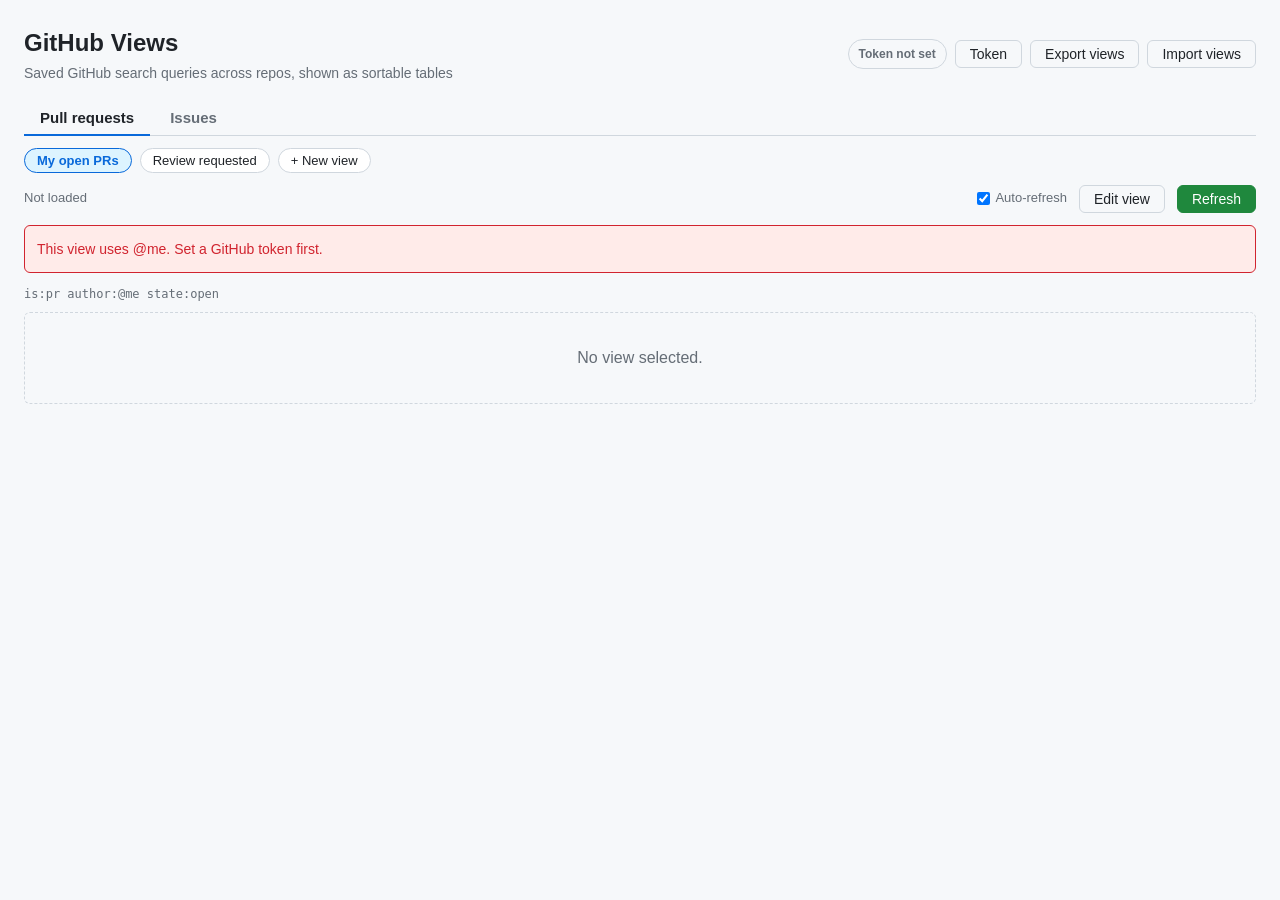
<file: github-views.html>
<!doctype html>
<html lang="en">
    <head>
        <meta charset="UTF-8" />
        <meta name="viewport" content="width=device-width, initial-scale=1.0" />
        <title>GitHub Views</title>
        <link rel="icon" type="image/svg+xml" href="favicon.svg" />
        <link rel="stylesheet" href="shared-styles.css" />
        <style>
            body {
                background: var(--color-canvas-subtle);
                color: var(--color-fg-default);
            }

            [hidden] {
                display: none !important;
            }

            .container {
                margin: 0 auto;
                max-width: 1400px;
                padding: 24px;
            }

            .header {
                align-items: center;
                display: flex;
                flex-wrap: wrap;
                gap: 12px;
                justify-content: space-between;
                margin-bottom: 16px;
            }

            .header h1 {
                font-size: 24px;
                margin: 0;
            }

            .header-subtitle {
                color: var(--color-fg-muted);
                font-size: 14px;
            }

            .header-controls {
                align-items: center;
                display: flex;
                flex-wrap: wrap;
                gap: 8px;
            }

            .tabs {
                border-bottom: 1px solid var(--color-border-default);
                display: flex;
                gap: 4px;
                margin-bottom: 12px;
            }

            .tab {
                background: none;
                border: 0;
                border-bottom: 2px solid transparent;
                color: var(--color-fg-muted);
                cursor: pointer;
                font-size: 15px;
                font-weight: 600;
                margin-bottom: -1px;
                padding: 8px 16px;
            }

            .tab:hover {
                color: var(--color-fg-default);
            }

            .tab[aria-selected='true'] {
                border-bottom-color: var(--color-accent-fg);
                color: var(--color-fg-default);
            }

            .view-chips {
                display: flex;
                flex-wrap: wrap;
                gap: 8px;
                margin-bottom: 12px;
            }

            .chip {
                background: var(--color-canvas-default);
                border: 1px solid var(--color-border-default);
                border-radius: 999px;
                color: var(--color-fg-default);
                cursor: pointer;
                font-size: 13px;
                padding: 4px 12px;
            }

            .chip:hover {
                border-color: var(--color-accent-fg);
            }

            .chip[aria-pressed='true'] {
                background: var(--color-accent-subtle);
                border-color: var(--color-accent-fg);
                color: var(--color-accent-fg);
                font-weight: 600;
            }

            .auto-refresh-toggle {
                align-items: center;
                display: inline-flex;
                gap: 5px;
                white-space: nowrap;
            }

            .error-banner {
                background: var(--color-danger-subtle);
                border: 1px solid var(--color-danger-fg);
                border-radius: 6px;
                color: var(--color-danger-fg);
                font-size: 14px;
                margin-bottom: 12px;
                padding: 12px;
            }

            .query-line {
                color: var(--color-fg-muted);
                font-family: ui-monospace, SFMono-Regular, Menlo, monospace;
                font-size: 12px;
                margin-bottom: 8px;
                overflow-wrap: anywhere;
            }

            .table-wrap {
                background: var(--color-canvas-default);
                border: 1px solid var(--color-border-default);
                border-radius: 6px;
                overflow-x: auto;
            }

            table {
                border-collapse: collapse;
                font-size: 13px;
                width: 100%;
            }

            th,
            td {
                border-bottom: 1px solid var(--color-border-muted);
                padding: 8px 12px;
                text-align: left;
                vertical-align: top;
            }

            tbody tr:last-child td {
                border-bottom: 0;
            }

            tbody tr:hover {
                background: var(--color-canvas-subtle);
            }

            th {
                background: var(--color-canvas-subtle);
                white-space: nowrap;
            }

            th button {
                background: none;
                border: 0;
                color: var(--color-fg-default);
                cursor: pointer;
                font: inherit;
                font-weight: 600;
                padding: 0;
            }

            th button:hover {
                color: var(--color-accent-fg);
            }

            td a {
                color: var(--color-accent-fg);
                text-decoration: none;
            }

            td a:hover {
                text-decoration: underline;
            }

            td.title-cell {
                min-width: 260px;
            }

            .muted {
                color: var(--color-fg-muted);
            }

            .nowrap {
                white-space: nowrap;
            }

            .label-pill {
                border: 1px solid var(--color-border-default);
                border-radius: 999px;
                display: inline-block;
                font-size: 12px;
                margin: 0 4px 2px 0;
                padding: 0 8px;
                white-space: nowrap;
            }

            .label-dot {
                border-radius: 50%;
                display: inline-block;
                height: 8px;
                margin-right: 4px;
                width: 8px;
            }

            .state-open {
                color: var(--color-success-fg);
            }

            .state-merged {
                color: var(--color-done-fg);
            }

            .state-closed {
                color: var(--color-danger-fg);
            }

            .state-draft {
                color: var(--color-fg-muted);
            }

            .form-row {
                margin-bottom: 16px;
            }

            .form-row input[type='text'],
            .form-row textarea {
                width: 100%;
            }

            .form-row textarea {
                font-family: ui-monospace, SFMono-Regular, Menlo, monospace;
                min-height: 80px;
            }

            .column-grid {
                display: grid;
                gap: 6px 16px;
                grid-template-columns: repeat(auto-fill, minmax(140px, 1fr));
            }

            .column-grid label {
                align-items: center;
                display: flex;
                gap: 6px;
            }

            .modal-footer {
                display: flex;
                gap: 8px;
                justify-content: flex-end;
            }

            .modal-footer .spacer {
                flex: 1;
            }

            @media (max-width: 600px) {
                .container {
                    padding: 16px;
                }
            }
        </style>
    </head>
    <body>
        <div class="container">
            <header class="header">
                <div>
                    <h1>GitHub Views</h1>
                    <div class="header-subtitle">
                        Saved GitHub search queries across repos, shown as sortable tables
                    </div>
                </div>
                <div class="header-controls">
                    <span id="tokenStatus" class="token-pill">Token not set</span>
                    <button class="btn" id="tokenButton" type="button">Token</button>
                    <button class="btn" id="exportButton" type="button">Export views</button>
                    <button class="btn" id="importButton" type="button">Import views</button>
                    <input type="file" id="importFile" accept="application/json" hidden />
                </div>
            </header>

            <div class="tabs" role="tablist" id="tabs">
                <button class="tab" role="tab" data-tab="prs" type="button">Pull requests</button>
                <button class="tab" role="tab" data-tab="issues" type="button">Issues</button>
            </div>

            <div class="view-chips" id="viewChips"></div>

            <div class="status-line">
                <div id="status">Not loaded</div>
                <div class="status-controls">
                    <label class="auto-refresh-toggle" title="Reload every 5 minutes"
                        ><input type="checkbox" id="autoRefresh" /> Auto-refresh</label
                    >
                    <button class="btn" id="editViewButton" type="button">Edit view</button>
                    <button class="btn btn-primary" id="refreshButton" type="button">
                        Refresh
                    </button>
                </div>
            </div>

            <div class="error-banner" id="errorBanner" role="alert" hidden></div>
            <div class="query-line" id="queryLine"></div>
            <div id="results"><div class="empty-state">No view selected.</div></div>
        </div>

        <div class="modal" id="tokenModal">
            <div class="modal-content">
                <div class="modal-header">
                    <h2 class="modal-title">GitHub Token</h2>
                    <button class="modal-close" id="closeTokenModal" type="button">&times;</button>
                </div>
                <div class="modal-body">
                    <p class="muted">
                        Uses the shared <code>github_token</code> key. Queries with
                        <code>@me</code> need a token.
                    </p>
                    <input type="password" id="tokenInput" placeholder="ghp_xxxxxxxxxxxxxxxxxxxx" />
                </div>
                <div class="modal-footer">
                    <button class="btn" id="clearTokenButton" type="button">Clear</button>
                    <button class="btn btn-primary" id="saveTokenButton" type="button">Save</button>
                </div>
            </div>
        </div>

        <div class="modal" id="viewModal">
            <div class="modal-content">
                <div class="modal-header">
                    <h2 class="modal-title" id="viewModalTitle">Edit view</h2>
                    <button class="modal-close" id="closeViewModal" type="button">&times;</button>
                </div>
                <div class="modal-body">
                    <div class="form-row">
                        <label class="form-label" for="viewName">Name</label>
                        <input type="text" id="viewName" />
                    </div>
                    <div class="form-row">
                        <label class="form-label" for="viewQuery">GitHub search query</label>
                        <textarea
                            id="viewQuery"
                            spellcheck="false"
                            placeholder="org:XRPLF label:bug state:open"
                        ></textarea>
                        <div class="muted" id="viewQueryHint"></div>
                    </div>
                    <div class="form-row">
                        <div class="form-label">Columns</div>
                        <div class="column-grid" id="columnGrid"></div>
                    </div>
                </div>
                <div class="modal-footer">
                    <button class="btn btn-danger" id="deleteViewButton" type="button">
                        Delete
                    </button>
                    <span class="spacer"></span>
                    <button class="btn" id="cancelViewButton" type="button">Cancel</button>
                    <button class="btn btn-primary" id="saveViewButton" type="button">Save</button>
                </div>
            </div>
        </div>

        <script src="shared-utils.js"></script>
        <script>
            const CONFIG_KEY = 'github_views_config';
            const AUTO_REFRESH_KEY = 'github_views_auto_refresh';
            const MAX_PAGES = 10; // The search API returns at most 1000 results.

            const COLUMNS = {
                repo: { label: 'Repo', sort: (r) => r.repo.toLowerCase(), render: renderRepo },
                title: { label: 'Title', sort: (r) => r.title.toLowerCase(), render: renderTitle },
                author: {
                    label: 'Author',
                    sort: (r) => r.author.toLowerCase(),
                    render: renderAuthor,
                },
                labels: {
                    label: 'Labels',
                    sort: (r) =>
                        r.labels
                            .map((l) => l.name)
                            .join(',')
                            .toLowerCase(),
                    render: renderLabels,
                },
                assignees: {
                    label: 'Assignees',
                    sort: (r) => r.assignees.join(',').toLowerCase(),
                    render: (r) => escapeHtml(r.assignees.join(', ')),
                },
                comments: { label: 'Comments', sort: (r) => r.comments, render: (r) => r.comments },
                created: {
                    label: 'Created',
                    sort: (r) => r.created,
                    render: (r) =>
                        `<span class="nowrap muted">${escapeHtml(timeAgoShort(r.created))}</span>`,
                },
                updated: {
                    label: 'Updated',
                    sort: (r) => r.updated,
                    render: (r) =>
                        `<span class="nowrap muted">${escapeHtml(timeAgoShort(r.updated))}</span>`,
                },
                state: {
                    label: 'State',
                    sort: (r) => r.state,
                    render: (r) => `<span class="state-${r.state}">${r.state}</span>`,
                },
            };
            const DEFAULT_COLUMNS = ['repo', 'title', 'author', 'labels', 'comments', 'updated'];

            function makeView(id, name, query) {
                return {
                    id,
                    name,
                    query,
                    columns: [...DEFAULT_COLUMNS],
                    sort: { key: 'updated', dir: 'desc' },
                };
            }

            const DEFAULT_CONFIG = {
                prs: [
                    makeView('mine', 'My open PRs', 'author:@me state:open'),
                    makeView('review', 'Review requested', 'review-requested:@me state:open'),
                ],
                issues: [makeView('assigned', 'Assigned to me', 'assignee:@me state:open')],
            };

            const TAB_LABELS = { prs: 'pull requests', issues: 'issues' };

            let config = loadConfig();
            let activeTab = getQueryParam('tab') === 'issues' ? 'issues' : 'prs';
            let activeViewId = getQueryParam('view');
            let rows = [];
            let total = 0;
            let loadedAt = null;
            let requestSeq = 0;
            let editing = null; // { tab, view } or { tab, view: null } for a new view

            const $ = (id) => document.getElementById(id);

            function validView(v) {
                return (
                    v &&
                    typeof v.id === 'string' &&
                    typeof v.name === 'string' &&
                    typeof v.query === 'string' &&
                    Array.isArray(v.columns) &&
                    v.sort &&
                    typeof v.sort.key === 'string'
                );
            }

            // Accepts an object from storage or an import. Returns null if it has the wrong shape.
            function parseConfig(data) {
                if (!data || !Array.isArray(data.prs) || !Array.isArray(data.issues)) return null;
                const clean = (list) =>
                    list.filter(validView).map((v) => ({
                        ...v,
                        columns: v.columns.filter((c) => COLUMNS[c]),
                        sort: { key: v.sort.key, dir: v.sort.dir === 'asc' ? 'asc' : 'desc' },
                    }));
                return { prs: clean(data.prs), issues: clean(data.issues) };
            }

            function loadConfig() {
                return parseConfig(Storage.get(CONFIG_KEY)) || structuredClone(DEFAULT_CONFIG);
            }

            function saveConfig() {
                Storage.set(CONFIG_KEY, config);
            }

            function activeView() {
                const views = config[activeTab];
                return views.find((v) => v.id === activeViewId) || views[0] || null;
            }

            // Replaces @today, @today-Nd and @today+Nd with dates.
            function expandDates(query) {
                return query.replace(/@today([+-]\d+d)?/gi, (match, offset) => {
                    const date = new Date();
                    if (offset) {
                        const sign = offset.charAt(0) === '-' ? -1 : 1;
                        date.setDate(date.getDate() + sign * parseInt(offset.slice(1, -1), 10));
                    }
                    return date.toISOString().split('T')[0];
                });
            }

            function fullQuery(tab, view) {
                return `is:${tab === 'prs' ? 'pr' : 'issue'} ${expandDates(view.query.trim())}`;
            }

            // Returns { items, total }. Stops at the 1000-result search limit.
            async function fetchAllPages(query) {
                const items = [];
                let totalCount = 0;
                for (let page = 1; page <= MAX_PAGES; page++) {
                    const url = `https://api.github.com/search/issues?q=${encodeURIComponent(query)}&per_page=100&page=${page}`;
                    const response = await fetch(url, { headers: githubHeaders() });
                    const data = await response.json();
                    if (data.message) {
                        const detail = (data.errors || []).map((e) => e.message).join('; ');
                        let message = detail ? `${data.message}: ${detail}` : data.message;
                        const reset = Number(response.headers.get('x-ratelimit-reset'));
                        if ((response.status === 403 || response.status === 429) && reset) {
                            message += ` (limit resets ${new Date(reset * 1000).toLocaleTimeString()})`;
                        }
                        throw new Error(message);
                    }
                    totalCount = data.total_count || 0;
                    items.push(...(data.items || []));
                    if (!data.items || data.items.length < 100) break;
                }
                return { items, total: totalCount };
            }

            function toRow(item) {
                const isPr = Boolean(item.pull_request);
                let state = item.state;
                if (isPr && item.pull_request.merged_at) state = 'merged';
                else if (isPr && item.draft && state === 'open') state = 'draft';
                const repo = (item.repository_url || '').replace(
                    'https://api.github.com/repos/',
                    '',
                );
                return {
                    id: item.id,
                    number: item.number,
                    title: item.title || '',
                    url: item.html_url,
                    repo,
                    isPr,
                    author: item.user ? item.user.login : '',
                    authorUrl: item.user ? item.user.html_url : '',
                    labels: (item.labels || []).map((l) => ({ name: l.name, color: l.color })),
                    assignees: (item.assignees || []).map((a) => a.login),
                    comments: item.comments || 0,
                    created: new Date(item.created_at).getTime(),
                    updated: new Date(item.updated_at).getTime(),
                    state,
                };
            }

            function renderRepo(r) {
                return `<a href="https://github.com/${escapeHtml(r.repo)}">${escapeHtml(r.repo)}</a>`;
            }

            function renderTitle(r) {
                const viewer = r.isPr
                    ? ` <a class="muted" href="pr.html?pr=${escapeHtml(r.repo)}/${r.number}">[details]</a>`
                    : '';
                return `<a href="${escapeHtml(r.url)}">${escapeHtml(r.title)}</a> <span class="muted">#${r.number}</span>${viewer}`;
            }

            function renderAuthor(r) {
                return r.authorUrl
                    ? `<a href="${escapeHtml(r.authorUrl)}">${escapeHtml(r.author)}</a>`
                    : escapeHtml(r.author);
            }

            function renderLabels(r) {
                return r.labels
                    .map((l) => {
                        const color = /^[0-9a-f]{6}$/i.test(l.color) ? l.color : '888888';
                        return `<span class="label-pill"><span class="label-dot" style="background:#${color}"></span>${escapeHtml(l.name)}</span>`;
                    })
                    .join('');
            }

            function sortedRows(view) {
                const col = COLUMNS[view.sort.key];
                if (!col) return rows;
                const dir = view.sort.dir === 'asc' ? 1 : -1;
                return [...rows].sort((a, b) => {
                    const x = col.sort(a);
                    const y = col.sort(b);
                    return x < y ? -dir : x > y ? dir : 0;
                });
            }

            function renderTabs() {
                document.querySelectorAll('.tab').forEach((t) => {
                    t.setAttribute('aria-selected', String(t.dataset.tab === activeTab));
                });
                const current = activeView();
                $('viewChips').innerHTML =
                    config[activeTab]
                        .map(
                            (v) =>
                                `<button class="chip" type="button" data-view="${escapeHtml(v.id)}" aria-pressed="${current && current.id === v.id}">${escapeHtml(v.name)}</button>`,
                        )
                        .join('') +
                    '<button class="chip" type="button" id="addViewButton">+ New view</button>';
                $('editViewButton').hidden = !current;
            }

            function renderStatus() {
                const parts = [];
                if (loadedAt) {
                    parts.push(
                        total > rows.length
                            ? `Showing ${rows.length} of ${total} results (search returns at most 1000)`
                            : `${rows.length} result${rows.length === 1 ? '' : 's'}`,
                    );
                    parts.push(`updated ${timeAgoShort(loadedAt)}`);
                }
                $('status').textContent = parts.join(' · ') || 'Not loaded';
            }

            function renderTable() {
                const view = activeView();
                if (!view) {
                    $('results').innerHTML =
                        '<div class="empty-state">No views yet. Create one with “+ New view”.</div>';
                    return;
                }
                if (!loadedAt) return;
                if (!rows.length) {
                    $('results').innerHTML = '<div class="empty-state">No results.</div>';
                    return;
                }
                const cols = view.columns.filter((c) => COLUMNS[c]);
                const head = cols
                    .map((c) => {
                        const active = view.sort.key === c;
                        const arrow = active ? (view.sort.dir === 'asc' ? ' ▲' : ' ▼') : '';
                        const aria = active
                            ? view.sort.dir === 'asc'
                                ? 'ascending'
                                : 'descending'
                            : 'none';
                        return `<th aria-sort="${aria}"><button type="button" data-sort="${c}">${COLUMNS[c].label}${arrow}</button></th>`;
                    })
                    .join('');
                const body = sortedRows(view)
                    .map(
                        (r) =>
                            `<tr>${cols
                                .map(
                                    (c) =>
                                        `<td${c === 'title' ? ' class="title-cell"' : ''}>${COLUMNS[c].render(r)}</td>`,
                                )
                                .join('')}</tr>`,
                    )
                    .join('');
                $('results').innerHTML =
                    `<div class="table-wrap"><table><thead><tr>${head}</tr></thead><tbody>${body}</tbody></table></div>`;
            }

            function showError(message) {
                $('errorBanner').textContent = message || '';
                $('errorBanner').hidden = !message;
            }

            function render() {
                renderTabs();
                renderStatus();
                renderTable();
            }

            function syncUrl() {
                const url = new URL(window.location);
                url.searchParams.set('tab', activeTab);
                const view = activeView();
                if (view) url.searchParams.set('view', view.id);
                window.history.replaceState({}, '', url);
            }

            async function loadView() {
                const view = activeView();
                rows = [];
                total = 0;
                loadedAt = null;
                showError('');
                syncUrl();
                render();
                if (!view) {
                    $('queryLine').textContent = '';
                    return;
                }
                const query = fullQuery(activeTab, view);
                $('queryLine').textContent = query;
                if (!getGitHubToken() && /@me/i.test(query)) {
                    showError('This view uses @me. Set a GitHub token first.');
                    return;
                }
                const seq = ++requestSeq;
                $('results').innerHTML =
                    '<div class="loading-state"><div class="spinner"></div>Loading…</div>';
                try {
                    const result = await fetchAllPages(query);
                    if (seq !== requestSeq) return; // The user switched views while this loaded.
                    rows = result.items.map(toRow);
                    total = result.total;
                    loadedAt = Date.now();
                } catch (error) {
                    if (seq !== requestSeq) return;
                    showError(`Could not load ${TAB_LABELS[activeTab]}: ${error.message}`);
                    $('results').innerHTML = '';
                    return;
                }
                render();
            }

            function selectTab(tab) {
                activeTab = tab;
                activeViewId = null;
                loadView();
            }

            function selectView(id) {
                activeViewId = id;
                loadView();
            }

            function sortBy(key) {
                const view = activeView();
                if (!view) return;
                view.sort =
                    view.sort.key === key
                        ? { key, dir: view.sort.dir === 'asc' ? 'desc' : 'asc' }
                        : { key, dir: key === 'updated' || key === 'created' ? 'desc' : 'asc' };
                saveConfig();
                renderTable();
            }

            // ---- View editor ----

            function openViewEditor(view) {
                editing = { tab: activeTab, view };
                $('viewModalTitle').textContent = view ? 'Edit view' : 'New view';
                $('viewName').value = view ? view.name : '';
                $('viewQuery').value = view ? view.query : '';
                $('viewQueryHint').textContent =
                    `The tool adds is:${activeTab === 'prs' ? 'pr' : 'issue'}. Use repo:, org:, label:, author:, @me, @today-7d.`;
                const cols = view ? view.columns : DEFAULT_COLUMNS;
                $('columnGrid').innerHTML = Object.entries(COLUMNS)
                    .map(
                        ([key, col]) =>
                            `<label><input type="checkbox" value="${key}" ${cols.includes(key) ? 'checked' : ''} /> ${col.label}</label>`,
                    )
                    .join('');
                $('deleteViewButton').hidden = !view;
                Modal.open('viewModal');
            }

            function saveViewFromEditor() {
                const name = $('viewName').value.trim();
                const query = $('viewQuery').value.trim();
                if (!name || !query) {
                    showToast('Name and query are required', 'warning');
                    return;
                }
                const columns = [...$('columnGrid').querySelectorAll('input:checked')].map(
                    (i) => i.value,
                );
                if (!columns.length) {
                    showToast('Pick at least one column', 'warning');
                    return;
                }
                let view = editing.view;
                if (view) {
                    Object.assign(view, { name, query, columns });
                } else {
                    view = makeView(`v${Date.now().toString(36)}`, name, query);
                    view.columns = columns;
                    config[editing.tab].push(view);
                }
                saveConfig();
                Modal.close('viewModal');
                activeViewId = view.id;
                loadView();
            }

            function deleteViewFromEditor() {
                const view = editing.view;
                if (!view || !confirm(`Delete view “${view.name}”?`)) return;
                config[editing.tab] = config[editing.tab].filter((v) => v !== view);
                saveConfig();
                Modal.close('viewModal');
                activeViewId = null;
                loadView();
            }

            // ---- Token ----

            function syncTokenState() {
                const pill = $('tokenStatus');
                const set = Boolean(getGitHubToken());
                pill.textContent = set ? 'Token set' : 'Token not set';
                pill.classList.toggle('set', set);
            }

            // ---- Export / import ----

            function exportViews() {
                const blob = new Blob([JSON.stringify(config, null, 2)], {
                    type: 'application/json',
                });
                const link = document.createElement('a');
                link.href = URL.createObjectURL(blob);
                link.download = 'github-views.json';
                link.click();
                URL.revokeObjectURL(link.href);
            }

            async function importViews(file) {
                try {
                    const parsed = parseConfig(JSON.parse(await file.text()));
                    if (!parsed)
                        throw new Error('Expected an object with "prs" and "issues" lists');
                    config = parsed;
                    saveConfig();
                    activeViewId = null;
                    showToast('Views imported', 'success');
                    loadView();
                } catch (error) {
                    showToast(`Import failed: ${error.message}`, 'error', 5000);
                }
            }

            // ---- Wiring ----

            function refresh() {
                loadView();
            }

            $('tabs').addEventListener('click', (e) => {
                const tab = e.target.closest('.tab');
                if (tab && tab.dataset.tab !== activeTab) selectTab(tab.dataset.tab);
            });
            $('viewChips').addEventListener('click', (e) => {
                const chip = e.target.closest('.chip');
                if (!chip) return;
                if (chip.id === 'addViewButton') openViewEditor(null);
                else selectView(chip.dataset.view);
            });
            $('results').addEventListener('click', (e) => {
                const button = e.target.closest('[data-sort]');
                if (button) sortBy(button.dataset.sort);
            });
            $('editViewButton').addEventListener('click', () => openViewEditor(activeView()));
            $('refreshButton').addEventListener('click', refresh);
            $('saveViewButton').addEventListener('click', saveViewFromEditor);
            $('deleteViewButton').addEventListener('click', deleteViewFromEditor);
            $('cancelViewButton').addEventListener('click', () => Modal.close('viewModal'));
            $('closeViewModal').addEventListener('click', () => Modal.close('viewModal'));

            $('tokenButton').addEventListener('click', () => {
                $('tokenInput').value = getGitHubToken();
                Modal.open('tokenModal');
            });
            $('closeTokenModal').addEventListener('click', () => Modal.close('tokenModal'));
            $('saveTokenButton').addEventListener('click', () => {
                setGitHubToken($('tokenInput').value);
                syncTokenState();
                Modal.close('tokenModal');
                refresh();
            });
            $('clearTokenButton').addEventListener('click', () => {
                setGitHubToken('');
                $('tokenInput').value = '';
                syncTokenState();
            });

            $('exportButton').addEventListener('click', exportViews);
            $('importButton').addEventListener('click', () => $('importFile').click());
            $('importFile').addEventListener('change', (e) => {
                if (e.target.files[0]) importViews(e.target.files[0]);
                e.target.value = '';
            });

            $('autoRefresh').checked = localStorage.getItem(AUTO_REFRESH_KEY) !== 'false';
            $('autoRefresh').addEventListener('change', (e) => {
                localStorage.setItem(AUTO_REFRESH_KEY, String(e.target.checked));
                setAutoRefresh(e.target.checked, refresh);
            });
            setAutoRefresh($('autoRefresh').checked, refresh);

            syncTokenState();
            loadView();
        </script>
    </body>
</html>
</file>
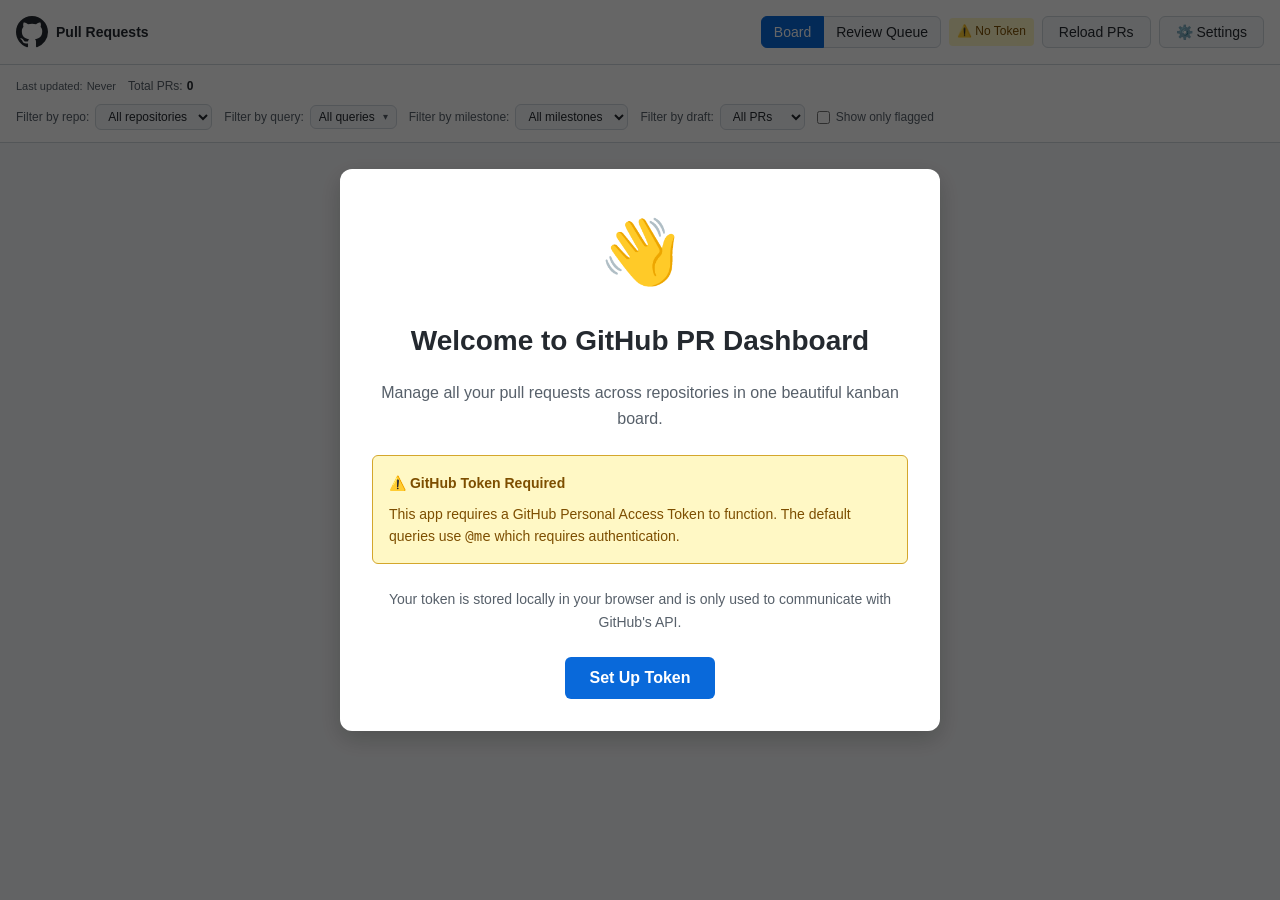
<file: github.html>
<!doctype html>
<html lang="en">
    <head>
        <meta charset="UTF-8" />
        <meta name="viewport" content="width=device-width, initial-scale=1.0" />
        <title>My GitHub Pull Requests</title>
        <link rel="icon" type="image/svg+xml" href="favicon.svg" />
        <link rel="stylesheet" href="shared-styles.css" />
        <style>
            :root {
                color-scheme: light dark;
                --color-accent-border: #54aeff;
                --color-accent-emphasis: #0969da;
                --color-accent-emphasis-hover: #0860ca;
                --color-accent-fg: #0969da;
                --color-accent-subtle: #ddf4ff;
                --color-accent-subtle-hover: #b6e3ff;
                --color-accent-subtle-muted: #ddf4ff;
                --color-attention-border: #d4a72c;
                --color-attention-fg: #7d4e00;
                --color-attention-fg-alt: #bf8700;
                --color-attention-fg-muted: #d29922;
                --color-attention-subtle: #fff8c5;
                --color-border-default: #d0d7de;
                --color-border-emphasis: #1f2328;
                --color-border-strong: #afb8c1;
                --color-border-stronger: #afb8c1;
                --color-btn-active-bg: #e9ebef;
                --color-btn-bg: #f6f8fa;
                --color-btn-hover-bg: #f3f4f6;
                --color-canvas-default: #ffffff;
                --color-canvas-elevated: #ffffff;
                --color-canvas-inset: #f6f8fa;
                --color-canvas-subtle: #f6f8fa;
                --color-card-bg: #ffffff;
                --color-danger-border: #ff8182;
                --color-danger-border-emphasis: #e03131;
                --color-danger-emphasis: #cf222e;
                --color-danger-fg: #cf222e;
                --color-danger-fg-alt: #d1242f;
                --color-danger-subtle: #ffebe9;
                --color-danger-subtle-hover: #ffe9e9;
                --color-danger-subtle-muted: #fff5f5;
                --color-fg-default: #24292f;
                --color-fg-hint: #6e7781;
                --color-fg-muted: #57606a;
                --color-fg-on-emphasis: #ffffff;
                --color-fg-subtle: #8c959f;
                --color-neutral-hover-bg: #f6f8fa;
                --color-neutral-muted-hover-bg: #eaeef2;
                --color-neutral-subtle-hover-bg: #eaeef2;
                --color-note-border: #f9a825;
                --color-note-fg: #3e2723;
                --color-note-gradient-bottom: #fff59d;
                --color-note-subtle: #fff9c4;
                --color-settings-tab-active-border: #fd8c73;
                --color-success-emphasis: #1a7f37;
                --color-success-emphasis-hover: #1a7f37;
                --color-success-fg: #1a7f37;
                --color-success-subtle: #dafbe1;
                --color-tooltip-bg: #24292f;
                --color-tooltip-fg: #ffffff;
                --color-update-btn-gradient-bottom: #f6f8fa;
                --color-update-btn-gradient-top: #fafbfc;
                --color-update-btn-hover-gradient-bottom: #ebecef;
            }

            body {
                background-color: var(--color-canvas-inset);
                color: var(--color-fg-default);
                padding: 0;
                margin: 0;
                height: 100vh;
                display: flex;
                flex-direction: column;
            }

            .container {
                flex: 1;
                display: flex;
                flex-direction: column;
                overflow: hidden;
            }

            .header {
                background-color: var(--color-canvas-default);
                border-bottom: 1px solid var(--color-border-default);
                padding: 0;
                flex-shrink: 0;
            }

            .header-top {
                display: flex;
                align-items: center;
                padding: 16px;
                gap: 16px;
                border-bottom: 1px solid var(--color-border-default);
            }

            .header-logo {
                display: flex;
                align-items: center;
                gap: 8px;
                color: var(--color-fg-default);
            }

            .github-icon {
                width: 32px;
                height: 32px;
                fill: var(--color-fg-default);
            }

            .header-title {
                font-size: 14px;
                font-weight: 600;
                color: var(--color-fg-default);
            }

            .header-controls {
                margin-left: auto;
                display: flex;
                gap: 8px;
                align-items: center;
            }

            .header-bottom {
                background-color: var(--color-canvas-default);
                padding: 12px 16px;
            }

            .controls {
                display: flex;
                gap: 8px;
                flex-wrap: wrap;
                align-items: center;
            }

            #prList {
                flex: 1;
                min-height: 0;
                overflow: visible;
                position: relative;
                padding: 0;
                margin: 0;
            }

            button {
                background-color: var(--color-btn-bg);
                color: var(--color-fg-default);
                border: 1px solid var(--color-border-default);
                padding: 5px 16px;
                border-radius: 6px;
                cursor: pointer;
                font-size: 14px;
                font-weight: 500;
            }

            button:hover {
                background-color: var(--color-btn-hover-bg);
                border-color: var(--color-border-emphasis);
            }

            button.active {
                background-color: var(--color-accent-emphasis);
                border-color: var(--color-accent-emphasis);
                color: var(--color-fg-on-emphasis);
            }

            .header-controls button {
                background-color: var(--color-btn-bg);
                color: var(--color-fg-default);
                border: 1px solid var(--color-border-default);
                padding: 5px 16px;
                font-size: 14px;
                font-weight: 500;
                border-radius: 6px;
                height: 32px;
                line-height: 20px;
            }

            .header-controls button:hover {
                background-color: var(--color-btn-hover-bg);
                border-color: var(--color-border-emphasis);
            }

            /* Board / Review Queue switch - one segmented control, so button.active applies */
            .view-switch {
                display: flex;
            }

            .header-controls .view-switch button {
                border-radius: 0;
                padding: 5px 12px;
            }

            .header-controls .view-switch button:first-child {
                border-radius: 6px 0 0 6px;
            }

            .header-controls .view-switch button:last-child {
                border-radius: 0 6px 6px 0;
                margin-left: -1px;
            }

            /* Needed explicitly: .header-controls button sets a background at the same
               specificity as button.active and comes later, so it would win. */
            .header-controls .view-switch button.active {
                background-color: var(--color-accent-emphasis);
                border-color: var(--color-accent-emphasis);
                color: var(--color-fg-on-emphasis);
                z-index: 1;
            }

            /* Why a card is in a queue column, and how long it has been sitting there */
            .queue-note {
                display: flex;
                align-items: baseline;
                gap: 6px;
                margin-top: 4px;
                font-size: 11px;
                color: var(--color-fg-muted);
            }

            .queue-wait {
                flex-shrink: 0;
                font-weight: 600;
                color: var(--color-attention-fg);
            }

            .queue-reason {
                min-width: 0;
            }

            .kanban-view {
                display: flex;
                gap: 12px;
                overflow-x: auto;
                overflow-y: hidden;
                padding: 16px;
                height: 100%;
                position: relative;
            }

            .kanban-view::after {
                content: '';
                position: fixed;
                right: 0;
                top: 160px;
                bottom: 0;
                width: 60px;
                background: linear-gradient(to left, rgba(246, 248, 250, 0.9), transparent);
                pointer-events: none;
                opacity: 0;
                transition: opacity 0.3s;
            }

            .kanban-view.has-scroll::after {
                opacity: 1;
            }

            .kanban-view::-webkit-scrollbar {
                height: 12px;
            }

            .kanban-view::-webkit-scrollbar-track {
                background: var(--color-canvas-inset);
            }

            .kanban-view::-webkit-scrollbar-thumb {
                background: var(--color-border-default);
                border-radius: 6px;
            }

            .kanban-view::-webkit-scrollbar-thumb:hover {
                background: var(--color-border-strong);
            }

            .kanban-column {
                flex: 0 0 300px;
                background-color: var(--color-canvas-subtle);
                border-radius: 6px;
                padding: 8px;
                display: flex;
                flex-direction: column;
                transition: flex-basis 0.2s ease;
            }

            .kanban-column.minimized {
                flex: 0 0 40px;
                padding: 8px 4px;
            }

            .kanban-header {
                font-size: 13px;
                font-weight: 600;
                color: var(--color-fg-default);
                margin-bottom: 8px;
                padding: 6px 10px;
                background-color: var(--color-canvas-elevated);
                border-radius: 6px;
                border: 1px solid var(--color-border-default);
                flex-shrink: 0;
                user-select: none;
                display: flex;
                flex-direction: column;
                gap: 6px;
            }

            .kanban-header-top {
                display: flex;
                align-items: center;
                justify-content: space-between;
                cursor: pointer;
            }

            .kanban-header-top:hover {
                opacity: 0.7;
            }

            .kanban-header .collapse-icon {
                font-size: 10px;
                color: var(--color-fg-muted);
                transition: transform 0.2s ease;
            }

            .kanban-sort {
                display: flex;
                gap: 4px;
                font-size: 10px;
                font-weight: 400;
            }

            .kanban-sort button {
                background: none;
                border: 1px solid var(--color-border-default);
                border-radius: 3px;
                padding: 2px 6px;
                cursor: pointer;
                color: var(--color-fg-muted);
                font-size: 10px;
            }

            .kanban-sort button:hover {
                background-color: var(--color-neutral-hover-bg);
            }

            .kanban-sort button.active {
                background-color: var(--color-accent-emphasis);
                color: var(--color-fg-on-emphasis);
                border-color: var(--color-accent-emphasis);
            }

            /* Tucked into the right end of the existing sort row, so it costs no extra space. */
            .kanban-sort .copy-urls-btn {
                margin-left: auto;
                padding: 2px 5px;
                line-height: 1;
                opacity: 0.5;
                transition: opacity 0.15s ease;
            }

            .kanban-column:hover .kanban-sort .copy-urls-btn,
            .kanban-sort .copy-urls-btn:focus-visible {
                opacity: 1;
            }

            .kanban-sort .copy-urls-btn svg {
                display: block;
                width: 12px;
                height: 12px;
                fill: currentColor;
            }

            .kanban-column.minimized .kanban-header {
                writing-mode: vertical-rl;
                text-orientation: mixed;
                padding: 10px 6px;
                margin-bottom: 0;
            }

            .kanban-column.minimized .kanban-header-top {
                writing-mode: vertical-rl;
            }

            .kanban-column.minimized .kanban-sort {
                display: none;
            }

            .kanban-column.minimized .kanban-header .collapse-icon {
                transform: rotate(90deg);
            }

            .kanban-content {
                flex: 1;
                overflow-y: auto;
                min-height: 200px;
            }

            .kanban-column.minimized .kanban-content {
                display: none;
            }

            .kanban-content::-webkit-scrollbar {
                width: 8px;
            }

            .kanban-content::-webkit-scrollbar-track {
                background: transparent;
            }

            .kanban-content::-webkit-scrollbar-thumb {
                background: var(--color-border-default);
                border-radius: 4px;
            }

            .kanban-content::-webkit-scrollbar-thumb:hover {
                background: var(--color-border-strong);
            }

            .kanban-column .pr-item {
                margin-bottom: 6px;
                border-radius: 6px;
                border: 1px solid var(--color-border-default);
                background-color: var(--color-card-bg);
                cursor: grab;
            }

            .kanban-column .pr-item:last-child {
                margin-bottom: 6px;
            }

            .kanban-column .pr-item.dragging {
                opacity: 0.5;
                cursor: grabbing;
            }

            .kanban-column.drag-over {
                background-color: var(--color-accent-subtle);
            }

            .empty-state {
                padding: 32px 20px;
                text-align: center;
                color: var(--color-fg-muted);
                font-size: 14px;
                display: flex;
                flex-direction: column;
                align-items: center;
                gap: 8px;
            }

            .empty-state-icon {
                font-size: 32px;
                opacity: 0.5;
            }

            .empty-state-text {
                font-weight: 500;
            }

            .empty-state-hint {
                font-size: 12px;
                color: var(--color-fg-hint);
            }

            .loading {
                padding: 48px 20px;
                text-align: center;
                color: var(--color-fg-muted);
                font-size: 16px;
            }

            .loading.with-spinner {
                display: flex;
                flex-direction: column;
                align-items: center;
                gap: 16px;
            }

            .loading.with-spinner::before {
                content: '';
                width: 40px;
                height: 40px;
                border: 3px solid var(--color-btn-bg);
                border-top-color: var(--color-accent-fg);
                border-radius: 50%;
                animation: spin 0.8s linear infinite;
            }

            @keyframes spin {
                to {
                    transform: rotate(360deg);
                }
            }

            .pr-item {
                padding: 8px;
                display: flex;
                gap: 8px;
            }

            .pr-item:hover {
                background-color: var(--color-canvas-subtle);
            }

            .pr-item.flagged {
                background-color: var(--color-danger-subtle-muted);
                border-left: 3px solid var(--color-danger-border-emphasis);
            }

            .pr-item.flagged:hover {
                background-color: var(--color-danger-subtle-hover);
            }

            .pr-item.selected,
            .pr-item.selected:hover {
                background-color: var(--color-accent-subtle);
                box-shadow: inset 0 0 0 2px var(--color-accent-emphasis);
            }

            .pr-icon {
                color: var(--color-success-fg);
                flex-shrink: 0;
                margin-top: 2px;
            }

            .pr-icon.draft {
                color: var(--color-fg-muted);
            }

            .pr-icon.queued {
                color: var(--color-attention-fg-muted);
            }

            .pr-content {
                flex: 1;
                min-width: 0;
            }

            .pr-title {
                font-size: 13px;
                font-weight: 600;
                color: var(--color-accent-fg);
                text-decoration: none;
                display: inline-block;
                margin-bottom: 0;
                line-height: 1.3;
            }

            .pr-title:hover {
                text-decoration: underline;
            }

            .pr-meta {
                font-size: 11px;
                color: var(--color-fg-muted);
                line-height: 1.4;
                margin-top: 2px;
                display: flex;
                flex-direction: column;
                gap: 4px;
            }

            .pr-meta-text {
                overflow: hidden;
                text-overflow: ellipsis;
                white-space: nowrap;
            }

            .pr-status {
                display: flex;
                gap: 6px;
                align-items: center;
                flex-wrap: wrap;
            }

            .pr-milestone {
                display: inline-flex;
                align-items: center;
                gap: 3px;
                padding: 1px 7px;
                border-radius: 999px;
                font-size: 10px;
                font-weight: 500;
                text-decoration: none;
                background-color: var(--color-accent-subtle-muted);
                color: var(--color-accent-fg);
                border: 1px solid var(--color-accent-subtle-hover);
                max-width: 130px;
                overflow: hidden;
                text-overflow: ellipsis;
                white-space: nowrap;
            }

            a.pr-milestone:hover {
                background-color: var(--color-accent-subtle-hover);
            }

            .pr-milestone.none {
                background-color: var(--color-canvas-subtle);
                color: var(--color-fg-subtle);
                border: 1px dashed var(--color-border-default);
            }

            /* Both badge variants open the milestone picker on plain click. */
            .pr-milestone.editable {
                cursor: pointer;
            }

            .pr-milestone.none.editable:hover {
                background-color: var(--color-neutral-subtle-hover-bg);
                border-color: var(--color-border-stronger);
                color: var(--color-fg-muted);
            }

            .pr-milestone.pending {
                opacity: 0.6;
                pointer-events: none;
            }

            .ci-status {
                display: inline-flex;
                align-items: center;
                gap: 2px;
                font-size: 11px;
            }

            .ci-icon {
                width: 12px;
                height: 12px;
                flex-shrink: 0;
            }

            .ci-success {
                color: var(--color-success-fg);
            }

            .ci-failure {
                color: var(--color-danger-fg-alt);
            }

            .ci-pending {
                color: var(--color-attention-fg-alt);
            }

            .conflict-warning {
                display: inline-flex;
                align-items: center;
                gap: 2px;
                background-color: var(--color-attention-subtle);
                border: 1px solid var(--color-attention-border);
                color: var(--color-attention-fg);
                padding: 1px 4px;
                border-radius: 3px;
                font-size: 10px;
                font-weight: 500;
            }

            .update-branch-btn {
                display: inline-flex;
                align-items: center;
                gap: 4px;
                background: linear-gradient(
                    180deg,
                    var(--color-update-btn-gradient-top) 0%,
                    var(--color-update-btn-gradient-bottom) 100%
                );
                border: 1px solid rgba(27, 31, 36, 0.15);
                color: var(--color-fg-default);
                padding: 3px 8px;
                border-radius: 6px;
                font-size: 11px;
                font-weight: 500;
                cursor: pointer;
                transition: all 0.15s ease;
                box-shadow: 0 1px 0 rgba(27, 31, 36, 0.04);
            }

            .update-branch-btn:hover {
                background: linear-gradient(
                    180deg,
                    var(--color-btn-hover-bg) 0%,
                    var(--color-update-btn-hover-gradient-bottom) 100%
                );
                border-color: rgba(27, 31, 36, 0.2);
                box-shadow: 0 1px 0 rgba(27, 31, 36, 0.1);
            }

            .update-branch-btn:active {
                background-color: var(--color-btn-active-bg);
                border-color: rgba(27, 31, 36, 0.25);
                box-shadow: inset 0 1px 0 rgba(27, 31, 36, 0.1);
            }

            .update-branch-btn.updating {
                opacity: 0.6;
                cursor: not-allowed;
                pointer-events: none;
            }

            .last-updated {
                font-size: 11px;
                color: var(--color-fg-muted);
            }

            .pr-repo {
                color: var(--color-accent-fg);
                text-decoration: none;
                font-weight: 600;
            }

            .pr-repo:hover {
                text-decoration: underline;
            }

            .loading {
                text-align: center;
                color: var(--color-fg-muted);
            }

            .refreshing-note {
                color: var(--color-accent-fg);
                font-size: 12px;
                margin-top: 4px;
            }

            .error {
                background-color: var(--color-danger-subtle);
                color: var(--color-danger-fg);
                border: 1px solid var(--color-danger-border);
                padding: 12px 16px;
                border-radius: 6px;
                margin-bottom: 16px;
                line-height: 1.6;
            }

            .error strong {
                display: block;
                margin-bottom: 4px;
            }

            .error code {
                background-color: var(--color-card-bg);
                padding: 2px 6px;
                border-radius: 3px;
                font-size: 12px;
                font-family:
                    ui-monospace, SFMono-Regular, 'SF Mono', Menlo, Consolas, 'Liberation Mono',
                    monospace;
            }

            kbd {
                background-color: var(--color-btn-bg);
                border: 1px solid var(--color-border-default);
                border-radius: 3px;
                box-shadow: inset 0 -1px 0 var(--color-border-default);
                color: var(--color-fg-default);
                display: inline-block;
                font-family:
                    ui-monospace, SFMono-Regular, 'SF Mono', Menlo, Consolas, 'Liberation Mono',
                    monospace;
                font-size: 11px;
                line-height: 10px;
                padding: 3px 5px;
                vertical-align: middle;
            }

            .help-section {
                margin-bottom: 24px;
                padding-bottom: 24px;
                border-bottom: 1px solid var(--color-border-default);
            }

            .help-section:last-child {
                border-bottom: none;
            }

            .help-section h3 {
                margin: 0 0 12px 0;
                font-size: 16px;
                color: var(--color-fg-default);
            }

            .help-section a {
                color: var(--color-accent-fg);
                text-decoration: none;
            }

            .help-section a:hover {
                text-decoration: underline;
            }

            .preference-section {
                margin-bottom: 24px;
                padding-bottom: 24px;
                border-bottom: 1px solid var(--color-border-default);
            }

            .preference-section:last-child {
                border-bottom: none;
            }

            .preference-section h3 {
                margin: 0 0 12px 0;
                font-size: 16px;
                color: var(--color-fg-default);
            }

            input[type='text'] {
                background-color: var(--color-card-bg);
                color: var(--color-fg-default);
                border: 1px solid var(--color-border-default);
                padding: 5px 12px;
                border-radius: 6px;
                font-size: 14px;
                width: 300px;
            }

            input[type='text']:focus {
                outline: none;
                border-color: #0969da;
            }

            .status-bar {
                display: flex;
                gap: 12px;
                align-items: center;
                font-size: 12px;
                color: var(--color-fg-muted);
                flex-wrap: wrap;
            }

            .filter-bar {
                margin-top: 8px;
            }

            .search-warning {
                margin-top: 8px;
                padding: 6px 10px;
                font-size: 12px;
                line-height: 1.5;
                border-radius: 6px;
                background-color: var(--color-attention-subtle);
                border: 1px solid var(--color-attention-border);
                color: var(--color-attention-fg);
            }

            .last-updated {
                display: flex;
                align-items: center;
                gap: 4px;
            }

            .pr-count {
                display: flex;
                align-items: center;
                gap: 4px;
                font-size: 12px;
                color: var(--color-fg-muted);
            }

            .pr-count span:last-child {
                font-weight: 600;
                color: var(--color-fg-default);
            }

            .repo-filter {
                display: flex;
                align-items: center;
                gap: 6px;
            }

            .repo-filter label {
                font-size: 12px;
                color: var(--color-fg-muted);
                margin-bottom: 0;
                white-space: nowrap;
            }

            .repo-filter select {
                background-color: var(--color-btn-bg);
                color: var(--color-fg-default);
                border: 1px solid var(--color-border-default);
                padding: 4px 8px;
                border-radius: 6px;
                font-size: 12px;
                cursor: pointer;
            }

            .repo-filter select:focus {
                outline: none;
                border-color: #0969da;
            }

            .multiselect {
                position: relative;
            }

            .multiselect-btn {
                display: inline-flex;
                align-items: center;
                justify-content: space-between;
                gap: 8px;
                background-color: var(--color-btn-bg);
                color: var(--color-fg-default);
                border: 1px solid var(--color-border-default);
                padding: 4px 8px;
                border-radius: 6px;
                font-size: 12px;
                cursor: pointer;
                max-width: 220px;
                white-space: nowrap;
            }

            .multiselect-btn .multiselect-btn-label {
                overflow: hidden;
                text-overflow: ellipsis;
                white-space: nowrap;
            }

            .multiselect-btn::after {
                content: '▾';
                font-size: 10px;
                line-height: 1;
                color: #57606a;
                flex-shrink: 0;
            }

            .multiselect-btn:focus,
            .multiselect-btn.open {
                outline: none;
                border-color: #0969da;
            }

            .multiselect-btn.open::after {
                transform: rotate(180deg);
            }

            .multiselect-actions {
                display: flex;
                gap: 4px;
                padding: 2px;
            }

            .multiselect-action {
                flex: 1;
                background-color: #f6f8fa;
                color: #24292f;
                border: 1px solid #d0d7de;
                padding: 4px 6px;
                border-radius: 6px;
                font-size: 11px;
                cursor: pointer;
            }

            .multiselect-action:hover {
                background-color: #eaeef2;
                border-color: #0969da;
            }

            .multiselect-panel {
                display: none;
                position: absolute;
                top: calc(100% + 4px);
                left: 0;
                z-index: 50;
                min-width: 240px;
                max-height: 280px;
                overflow-y: auto;
                background-color: var(--color-canvas-default);
                border: 1px solid var(--color-border-default);
                border-radius: 6px;
                box-shadow: 0 8px 24px rgba(140, 149, 159, 0.2);
                padding: 4px;
            }

            .multiselect-panel.show {
                display: block;
            }

            .multiselect-option {
                display: flex;
                align-items: center;
                gap: 6px;
                padding: 6px 8px;
                border-radius: 6px;
                font-size: 12px;
                color: var(--color-fg-default);
                cursor: pointer;
                white-space: nowrap;
            }

            .multiselect-option:hover {
                background-color: var(--color-btn-bg);
            }

            .multiselect-option input[type='checkbox'] {
                cursor: pointer;
            }

            .multiselect-divider {
                height: 1px;
                background-color: var(--color-border-default);
                margin: 4px 0;
            }

            .multiselect-empty {
                padding: 6px 8px;
                font-size: 12px;
                color: var(--color-fg-muted);
            }

            .notification {
                position: fixed;
                top: 20px;
                right: 20px;
                background-color: var(--color-accent-emphasis);
                color: #ffffff;
                padding: 12px 16px;
                border-radius: 6px;
                box-shadow: 0 4px 12px rgba(0, 0, 0, 0.15);
                z-index: 1000;
                animation: slideIn 0.3s ease-out;
                max-width: 500px;
                max-height: 80vh;
                overflow-y: auto;
                font-size: 13px;
                line-height: 1.5;
            }

            .notification strong {
                display: block;
                margin-bottom: 6px;
            }

            .notification.success {
                background-color: var(--color-success-emphasis);
            }

            .notification.info {
                background-color: var(--color-accent-emphasis);
            }

            @keyframes slideIn {
                from {
                    transform: translateX(400px);
                    opacity: 0;
                }
                to {
                    transform: translateX(0);
                    opacity: 1;
                }
            }

            .auto-refresh-toggle {
                display: flex;
                align-items: center;
                gap: 6px;
                font-size: 12px;
            }

            .auto-refresh-toggle input[type='checkbox'] {
                cursor: pointer;
            }

            .flagged-filter {
                display: flex;
                align-items: center;
                gap: 6px;
                font-size: 12px;
            }

            .flagged-filter input[type='checkbox'] {
                cursor: pointer;
            }

            .flagged-filter label {
                cursor: pointer;
                user-select: none;
                margin-bottom: 0;
            }

            /* Modal customizations for github.html */
            .modal.show {
                display: flex;
            }

            .modal-content {
                max-width: 500px;
            }

            .label-list {
                display: flex;
                flex-direction: column;
                gap: 8px;
                margin-bottom: 16px;
            }

            .label-item {
                display: flex;
                align-items: center;
                gap: 12px;
                padding: 10px 12px;
                background-color: var(--color-btn-bg);
                border: 1px solid var(--color-border-default);
                border-radius: 6px;
                cursor: move;
            }

            .label-item.locked {
                cursor: default;
                opacity: 0.7;
            }

            .label-item.dragging {
                opacity: 0.4;
                background-color: var(--color-accent-subtle);
            }

            .label-drag-handle {
                color: var(--color-fg-muted);
                font-size: 16px;
                cursor: grab;
            }

            .label-item.locked .label-drag-handle {
                cursor: default;
                opacity: 0.3;
            }

            .drop-indicator {
                height: 3px;
                background-color: var(--color-accent-fg);
                margin: -4px 0;
                border-radius: 2px;
                position: relative;
                z-index: 10;
                display: none;
            }

            .drop-indicator.show {
                display: block;
            }

            .drop-indicator::before {
                content: '';
                position: absolute;
                left: 0;
                top: 50%;
                transform: translateY(-50%);
                width: 8px;
                height: 8px;
                background-color: var(--color-accent-fg);
                border-radius: 50%;
            }

            .label-name {
                flex: 1;
                font-size: 14px;
                color: var(--color-fg-default);
            }

            .label-name-input {
                flex: 1;
                font-size: 14px;
                color: var(--color-fg-default);
                border: 1px solid var(--color-border-default);
                border-radius: 6px;
                padding: 5px 8px;
                background-color: var(--color-card-bg);
                outline: none;
            }

            .label-hide-empty {
                display: flex;
                align-items: center;
                gap: 5px;
                flex-shrink: 0;
                font-size: 12px;
                color: var(--color-fg-muted);
                cursor: pointer;
                white-space: nowrap;
            }

            .label-hide-empty input {
                margin: 0;
                cursor: pointer;
            }

            .label-name-input:focus {
                border-color: #0969da;
                box-shadow: 0 0 0 3px rgba(9, 105, 218, 0.1);
            }

            .label-name-input[readonly] {
                border-color: transparent;
                background-color: transparent;
                cursor: default;
            }

            .label-delete {
                background-color: transparent;
                border: 1px solid var(--color-border-default);
                color: var(--color-danger-fg);
                padding: 4px 12px;
                border-radius: 6px;
                font-size: 12px;
                cursor: pointer;
            }

            .label-delete:hover {
                background-color: var(--color-danger-emphasis);
                color: var(--color-fg-on-emphasis);
                border-color: var(--color-danger-emphasis);
            }

            .add-label-btn {
                width: 100%;
                padding: 8px 16px;
                background-color: var(--color-btn-bg);
                border: 1px dashed var(--color-border-default);
                color: var(--color-accent-fg);
                border-radius: 6px;
                font-size: 14px;
                cursor: pointer;
                font-weight: 500;
            }

            .add-label-btn:hover {
                background-color: var(--color-neutral-muted-hover-bg);
                border-color: var(--color-accent-fg);
            }

            .modal-note {
                margin-top: 16px;
                padding: 12px;
                background-color: var(--color-accent-subtle);
                border: 1px solid var(--color-accent-border);
                border-radius: 6px;
                font-size: 12px;
                color: var(--color-accent-fg);
            }

            /* PR Note Styles */
            .note-badge {
                display: inline-flex;
                align-items: center;
                justify-content: center;
                font-size: 14px;
                cursor: pointer;
                transition: all 0.2s;
                position: relative;
                opacity: 0.7;
            }

            .note-badge.has-note {
                opacity: 0.7;
            }

            .note-badge.no-note {
                opacity: 0;
            }

            .pr-item:hover .note-badge.no-note {
                opacity: 0.7;
            }

            .note-badge:hover {
                transform: scale(1.2);
                opacity: 1;
            }

            /* PR Comments link (opens pr.html) */
            .pr-comments-link {
                display: inline-flex;
                align-items: center;
                justify-content: center;
                font-size: 14px;
                cursor: pointer;
                transition: all 0.2s;
                position: relative;
                opacity: 0;
                text-decoration: none;
            }

            .pr-item:hover .pr-comments-link {
                opacity: 0.7;
            }

            .pr-comments-link:hover {
                transform: scale(1.2);
                opacity: 1;
            }

            /* PR Flag Styles */
            .flag-badge {
                display: inline-flex;
                align-items: center;
                justify-content: center;
                font-size: 14px;
                cursor: pointer;
                transition: all 0.2s;
                position: relative;
                opacity: 0.7;
            }

            .flag-badge.flagged {
                opacity: 1;
            }

            .flag-badge.unflagged {
                opacity: 0;
            }

            .pr-item:hover .flag-badge.unflagged {
                opacity: 0.7;
            }

            .flag-badge:hover {
                transform: scale(1.2);
                opacity: 1;
            }

            .note-tooltip {
                position: fixed;
                padding: 12px 14px;
                background: linear-gradient(
                    135deg,
                    var(--color-note-subtle) 0%,
                    var(--color-note-gradient-bottom) 100%
                );
                color: var(--color-note-fg);
                border-radius: 4px;
                border: 1px solid var(--color-note-border);
                box-shadow:
                    0 4px 12px rgba(0, 0, 0, 0.15),
                    0 2px 4px rgba(0, 0, 0, 0.1);
                font-size: 13px;
                font-family: 'Segoe UI', 'Helvetica Neue', Arial, sans-serif;
                line-height: 1.5;
                white-space: pre-wrap;
                word-wrap: break-word;
                max-width: 280px;
                min-width: 180px;
                pointer-events: none;
                opacity: 0;
                transition: opacity 0.2s;
                z-index: 10000;
                transform: translate(-50%, -100%);
                margin-top: -12px;
            }

            .note-tooltip.show {
                opacity: 1;
            }

            .note-tooltip::after {
                content: '';
                position: absolute;
                top: 100%;
                left: 50%;
                transform: translateX(-50%);
                border: 8px solid transparent;
                border-top-color: var(--color-note-border);
            }

            .note-tooltip::before {
                content: '';
                position: absolute;
                top: 100%;
                left: 50%;
                transform: translateX(-50%) translateY(-1px);
                border: 7px solid transparent;
                border-top-color: var(--color-note-subtle);
                z-index: 1;
            }

            /* PR Info Tooltip */
            .pr-tooltip {
                position: fixed;
                padding: 12px 14px;
                background-color: var(--color-canvas-default);
                color: var(--color-fg-default);
                border-radius: 6px;
                border: 1px solid var(--color-border-default);
                box-shadow: 0 8px 24px rgba(0, 0, 0, 0.12);
                font-size: 12px;
                font-family:
                    -apple-system, BlinkMacSystemFont, 'Segoe UI', Helvetica, Arial, sans-serif;
                line-height: 1.5;
                max-width: 350px;
                min-width: 250px;
                pointer-events: none;
                opacity: 0;
                transition: opacity 0.15s;
                z-index: 10000;
            }

            .pr-tooltip.show {
                opacity: 1;
            }

            .pr-tooltip-title {
                font-weight: 600;
                font-size: 13px;
                margin-bottom: 8px;
                color: var(--color-fg-default);
                line-height: 1.3;
            }

            .pr-tooltip-row {
                display: flex;
                align-items: flex-start;
                gap: 8px;
                margin-bottom: 4px;
                color: var(--color-fg-muted);
            }

            .pr-tooltip-row:last-child {
                margin-bottom: 0;
            }

            .pr-tooltip-icon {
                flex-shrink: 0;
                width: 16px;
                text-align: center;
            }

            .pr-tooltip-label {
                color: var(--color-fg-muted);
                min-width: 60px;
            }

            .pr-tooltip-value {
                color: var(--color-fg-default);
                word-break: break-word;
            }

            .pr-tooltip-branch {
                font-family: ui-monospace, SFMono-Regular, 'SF Mono', Menlo, Consolas, monospace;
                font-size: 11px;
                background-color: var(--color-btn-bg);
                padding: 1px 5px;
                border-radius: 3px;
            }

            .pr-tooltip-divider {
                height: 1px;
                background-color: var(--color-border-default);
                margin: 8px 0;
            }

            .pr-tooltip-queries {
                display: flex;
                flex-wrap: wrap;
                gap: 4px;
                margin-top: 4px;
            }

            .pr-tooltip-query-badge {
                display: inline-block;
                padding: 2px 6px;
                border-radius: 10px;
                font-size: 10px;
                font-weight: 500;
                background-color: var(--color-accent-subtle);
                border: 1px solid var(--color-accent-border);
                color: var(--color-accent-fg);
            }

            .pr-tooltip-labels {
                display: flex;
                flex-wrap: wrap;
                gap: 4px;
                margin-top: 4px;
            }

            .pr-tooltip-label-badge {
                display: inline-block;
                padding: 2px 6px;
                border-radius: 10px;
                font-size: 10px;
                font-weight: 500;
                border: 1px solid transparent;
            }

            .pr-tooltip-reviewers {
                display: flex;
                flex-direction: column;
                color: var(--color-fg-default);
            }

            .pr-tooltip-reviewer-icon {
                display: inline-block;
                width: 14px;
                text-align: center;
                font-weight: 600;
            }

            .pr-tooltip-reviewer-icon.approved {
                color: var(--color-success-fg);
            }

            .pr-tooltip-reviewer-icon.changes {
                color: var(--color-danger-fg);
            }

            .pr-tooltip-reviewer-icon.requested {
                color: var(--color-attention-fg);
            }

            .pr-tooltip-reviewer-icon.commented,
            .pr-tooltip-reviewer-icon.dismissed {
                color: var(--color-fg-muted);
            }

            /* Context Menu Styles */
            .context-menu {
                display: none;
                position: fixed;
                background: var(--color-canvas-default);
                border: 1px solid var(--color-border-default);
                border-radius: 6px;
                box-shadow: 0 8px 24px rgba(140, 149, 159, 0.2);
                z-index: 10000;
                min-width: 200px;
                max-width: 300px;
                max-height: calc(100vh - 16px);
                overflow: hidden;
            }

            .context-menu.show {
                display: block;
            }

            .context-menu-header {
                padding: 8px 12px;
                font-size: 12px;
                font-weight: 600;
                color: var(--color-fg-muted);
                background-color: var(--color-btn-bg);
                border-bottom: 1px solid var(--color-border-default);
            }

            .context-menu-items {
                max-height: min(400px, calc(100vh - 64px));
                overflow-y: auto;
            }

            .context-menu-item {
                padding: 8px 12px;
                cursor: pointer;
                font-size: 14px;
                color: var(--color-fg-default);
                display: flex;
                align-items: center;
                gap: 8px;
                transition: background-color 0.1s;
            }

            .context-menu-item:hover {
                background-color: var(--color-neutral-hover-bg);
            }

            .context-menu-item.current {
                background-color: var(--color-accent-subtle);
                color: var(--color-accent-fg);
                font-weight: 500;
            }

            .context-menu-item.current::before {
                content: '✓';
                font-weight: bold;
            }

            /* Non-selectable rows: loading, errors, "no open milestones". */
            .context-menu-item.muted {
                color: var(--color-fg-muted);
                font-size: 13px;
                cursor: default;
            }

            .context-menu-item.muted:hover {
                background-color: transparent;
            }

            .note-textarea {
                width: 100%;
                min-height: 150px;
                padding: 12px;
                border: 1px solid var(--color-border-default);
                border-radius: 6px;
                font-size: 14px;
                font-family:
                    -apple-system, BlinkMacSystemFont, 'Segoe UI', Helvetica, Arial, sans-serif;
                resize: vertical;
                line-height: 1.5;
            }

            .note-textarea:focus {
                outline: none;
                border-color: var(--color-accent-fg);
                box-shadow: 0 0 0 3px rgba(9, 105, 218, 0.1);
            }

            /* Query Settings Modal Styles */
            .query-list {
                display: flex;
                flex-direction: column;
                gap: 8px;
                margin-bottom: 16px;
            }

            .query-item {
                display: flex;
                align-items: center;
                gap: 12px;
                padding: 12px;
                background-color: var(--color-btn-bg);
                border: 1px solid var(--color-border-default);
                border-radius: 6px;
            }

            .query-item.dragging {
                opacity: 0.5;
            }

            .query-item.drag-over-top {
                box-shadow: inset 0 2px 0 0 var(--color-accent-fg);
            }

            .query-item.drag-over-bottom {
                box-shadow: inset 0 -2px 0 0 var(--color-accent-fg);
            }

            .query-drag-handle {
                flex-shrink: 0;
                cursor: grab;
                color: var(--color-fg-subtle);
                font-size: 16px;
                line-height: 1;
                padding: 0 2px;
                user-select: none;
            }

            .query-drag-handle:active {
                cursor: grabbing;
            }

            .query-checkbox {
                flex-shrink: 0;
                width: 16px;
                height: 16px;
                cursor: pointer;
            }

            .query-inputs {
                flex: 1;
                display: flex;
                flex-direction: column;
                gap: 6px;
            }

            .query-name-input {
                padding: 6px 8px;
                border: 1px solid var(--color-border-default);
                border-radius: 6px;
                font-size: 13px;
                font-weight: 600;
                background-color: var(--color-card-bg);
            }

            .query-name-input:focus {
                outline: none;
                border-color: var(--color-accent-fg);
                box-shadow: 0 0 0 3px rgba(9, 105, 218, 0.1);
            }

            .query-input {
                padding: 6px 8px;
                border: 1px solid var(--color-border-default);
                border-radius: 6px;
                font-size: 13px;
                font-family:
                    ui-monospace, SFMono-Regular, 'SF Mono', Menlo, Consolas, 'Liberation Mono',
                    monospace;
                background-color: var(--color-card-bg);
            }

            .query-input:focus {
                outline: none;
                border-color: var(--color-accent-fg);
                box-shadow: 0 0 0 3px rgba(9, 105, 218, 0.1);
            }

            .query-delete {
                background-color: transparent;
                border: 1px solid var(--color-border-default);
                color: var(--color-danger-fg);
                padding: 4px 12px;
                border-radius: 6px;
                font-size: 12px;
                cursor: pointer;
                flex-shrink: 0;
            }

            .query-delete:hover {
                background-color: var(--color-danger-emphasis);
                color: var(--color-fg-on-emphasis);
                border-color: var(--color-danger-emphasis);
            }

            .modal-note code {
                background-color: var(--color-btn-bg);
                padding: 2px 6px;
                border-radius: 3px;
                font-size: 11px;
                font-family:
                    ui-monospace, SFMono-Regular, 'SF Mono', Menlo, Consolas, 'Liberation Mono',
                    monospace;
            }

            .modal-note ul {
                font-size: 12px;
            }

            /* Welcome Modal Styles */
            .welcome-modal {
                display: none;
                position: fixed;
                z-index: 3000;
                left: 0;
                top: 0;
                width: 100%;
                height: 100%;
                background-color: rgba(0, 0, 0, 0.6);
                animation: fadeIn 0.2s ease-out;
            }

            .welcome-modal.show {
                display: flex;
                align-items: center;
                justify-content: center;
            }

            .welcome-content {
                background-color: var(--color-canvas-default);
                border-radius: 12px;
                box-shadow: 0 8px 24px rgba(0, 0, 0, 0.2);
                width: 90%;
                max-width: 600px;
                padding: 32px;
                animation: slideUp 0.3s ease-out;
                text-align: center;
            }

            .welcome-icon {
                font-size: 64px;
                margin-bottom: 16px;
            }

            .welcome-content h1 {
                font-size: 28px;
                font-weight: 600;
                color: var(--color-fg-default);
                margin-bottom: 16px;
            }

            .welcome-content p {
                font-size: 16px;
                color: var(--color-fg-muted);
                line-height: 1.6;
                margin-bottom: 16px;
            }

            .welcome-required {
                background-color: var(--color-attention-subtle);
                border: 1px solid var(--color-attention-border);
                border-radius: 6px;
                padding: 16px;
                margin: 24px 0;
                text-align: left;
            }

            .welcome-required strong {
                color: var(--color-attention-fg);
                font-size: 14px;
                display: block;
                margin-bottom: 8px;
            }

            .welcome-required p {
                color: var(--color-attention-fg);
                font-size: 14px;
                margin: 0;
            }

            .welcome-actions {
                display: flex;
                gap: 12px;
                justify-content: center;
                margin-top: 24px;
            }

            .btn-large {
                padding: 12px 24px;
                border-radius: 6px;
                font-size: 16px;
                font-weight: 600;
                cursor: pointer;
                border: none;
                transition: all 0.2s;
            }

            .btn-large.primary {
                background-color: var(--color-accent-emphasis);
                color: var(--color-fg-on-emphasis);
            }

            .btn-large.primary:hover {
                background-color: var(--color-accent-emphasis-hover);
            }

            /* Settings Modal Tabs */
            .settings-tabs {
                display: flex;
                gap: 4px;
                border-bottom: 1px solid var(--color-border-default);
                margin: -16px -20px 20px -20px;
                padding: 0 20px;
            }

            .settings-tab {
                padding: 12px 16px;
                background: none;
                border: none;
                border-bottom: 2px solid transparent;
                color: var(--color-fg-muted);
                font-size: 14px;
                font-weight: 500;
                cursor: pointer;
                transition: all 0.2s;
            }

            .settings-tab:hover {
                color: var(--color-fg-default);
                background-color: var(--color-btn-bg);
            }

            .settings-tab.active {
                color: var(--color-fg-default);
                border-bottom-color: var(--color-settings-tab-active-border);
            }

            .settings-tab-content {
                display: none;
            }

            .settings-tab-content.active {
                display: block;
            }

            .token-status {
                display: inline-flex;
                align-items: center;
                gap: 6px;
                font-size: 12px;
                padding: 4px 8px;
                border-radius: 4px;
                font-weight: 500;
                cursor: help;
                position: relative;
            }

            .token-status:hover::after {
                content: attr(data-tooltip);
                position: absolute;
                bottom: 100%;
                left: 50%;
                transform: translateX(-50%);
                margin-bottom: 8px;
                padding: 6px 10px;
                background-color: var(--color-tooltip-bg);
                color: var(--color-tooltip-fg);
                font-size: 11px;
                font-weight: 400;
                white-space: nowrap;
                border-radius: 6px;
                box-shadow: 0 8px 24px rgba(140, 149, 159, 0.2);
                z-index: 1000;
            }

            .token-status:hover::before {
                content: '';
                position: absolute;
                bottom: 100%;
                left: 50%;
                transform: translateX(-50%);
                margin-bottom: 2px;
                border: 4px solid transparent;
                border-top-color: var(--color-tooltip-bg);
                z-index: 1000;
            }

            .token-status.valid {
                background-color: var(--color-success-subtle);
                color: var(--color-success-fg);
            }

            .token-status.invalid {
                background-color: var(--color-danger-subtle);
                color: var(--color-danger-fg);
            }

            .token-status.missing {
                background-color: var(--color-attention-subtle);
                color: var(--color-attention-fg);
            }

            .token-input-wrapper {
                position: relative;
                margin-bottom: 16px;
            }

            .token-input-wrapper input {
                width: 100%;
                padding-right: 80px;
            }

            .token-toggle {
                position: absolute;
                right: 8px;
                top: 50%;
                transform: translateY(-50%);
                background: none;
                border: none;
                color: var(--color-fg-muted);
                cursor: pointer;
                padding: 4px 8px;
                font-size: 12px;
            }

            .token-toggle:hover {
                color: var(--color-fg-default);
            }

            .token-info {
                background-color: var(--color-accent-subtle);
                border: 1px solid var(--color-accent-border);
                border-radius: 6px;
                padding: 16px;
                margin-bottom: 16px;
            }

            .token-info h3 {
                font-size: 14px;
                font-weight: 600;
                color: var(--color-accent-fg);
                margin: 0 0 8px 0;
            }

            .token-info p {
                font-size: 13px;
                color: var(--color-accent-fg);
                margin: 0 0 12px 0;
                line-height: 1.5;
            }

            .token-info ul {
                margin: 0 0 12px 20px;
                padding: 0;
                font-size: 13px;
                color: var(--color-accent-fg);
            }

            .token-info li {
                margin-bottom: 4px;
            }

            .token-actions {
                display: flex;
                gap: 8px;
                margin-top: 16px;
            }

            .btn-create-token {
                flex: 1;
                padding: 8px 16px;
                background-color: var(--color-success-emphasis);
                color: var(--color-fg-on-emphasis);
                border: none;
                border-radius: 6px;
                font-size: 14px;
                font-weight: 500;
                cursor: pointer;
                text-decoration: none;
                display: inline-block;
                text-align: center;
            }

            .btn-create-token:hover {
                background-color: var(--color-success-emphasis-hover);
                opacity: 0.9;
            }

            .btn-test-token {
                padding: 8px 16px;
                background-color: var(--color-btn-bg);
                color: var(--color-fg-default);
                border: 1px solid var(--color-border-default);
                border-radius: 6px;
                font-size: 14px;
                font-weight: 500;
                cursor: pointer;
            }

            .btn-test-token:hover {
                background-color: var(--color-neutral-muted-hover-bg);
            }

            /* ============================================
           DARK MODE - github.html specific
           ============================================ */
            @media (prefers-color-scheme: dark) {
                :root {
                    --color-accent-border: #1f6feb;
                    --color-accent-emphasis: #1f6feb;
                    --color-accent-emphasis-hover: #388bfd;
                    --color-accent-fg: #58a6ff;
                    --color-accent-subtle: #1c2a3d;
                    --color-accent-subtle-hover: #1f3a5f;
                    --color-accent-subtle-muted: #121d2f;
                    --color-attention-border: #9e6a03;
                    --color-attention-fg: #e3b341;
                    --color-attention-fg-alt: #e3b341;
                    --color-attention-fg-muted: #e3b341;
                    --color-attention-subtle: #3d2d00;
                    --color-border-default: #30363d;
                    --color-border-emphasis: #8b949e;
                    --color-border-strong: #3d444d;
                    --color-border-stronger: #484f58;
                    --color-btn-active-bg: #282e35;
                    --color-btn-bg: #21262d;
                    --color-btn-hover-bg: #30363d;
                    --color-canvas-default: #161b22;
                    --color-canvas-elevated: #21262d;
                    --color-canvas-inset: #0d1117;
                    --color-canvas-subtle: #161b22;
                    --color-card-bg: #0d1117;
                    --color-danger-border: #da3633;
                    --color-danger-border-emphasis: #f85149;
                    --color-danger-emphasis: #da3633;
                    --color-danger-fg: #f85149;
                    --color-danger-fg-alt: #f85149;
                    --color-danger-subtle: #3d1c1c;
                    --color-danger-subtle-hover: #3d1c1c;
                    --color-danger-subtle-muted: #2d1b1b;
                    --color-fg-default: #e6edf3;
                    --color-fg-hint: #6e7681;
                    --color-fg-muted: #8b949e;
                    --color-fg-on-emphasis: #ffffff;
                    --color-fg-subtle: #6e7681;
                    --color-neutral-hover-bg: #30363d;
                    --color-neutral-muted-hover-bg: #30363d;
                    --color-neutral-subtle-hover-bg: #21262d;
                    --color-note-border: #9e6a03;
                    --color-note-fg: #e6edf3;
                    --color-note-gradient-bottom: #4d3a00;
                    --color-note-subtle: #3d2f00;
                    --color-settings-tab-active-border: #fd8c73;
                    --color-success-emphasis: #238636;
                    --color-success-emphasis-hover: #2ea043;
                    --color-success-fg: #3fb950;
                    --color-success-subtle: #1a4426;
                    --color-tooltip-bg: #30363d;
                    --color-tooltip-fg: #e6edf3;
                    --color-update-btn-gradient-bottom: #1c2128;
                    --color-update-btn-gradient-top: #21262d;
                    --color-update-btn-hover-gradient-bottom: #282e35;
                }

                .kanban-view::after {
                    background: linear-gradient(to left, rgba(13, 17, 23, 0.9), transparent);
                }
                .update-branch-btn {
                    border-color: rgba(240, 246, 252, 0.1);
                    box-shadow: 0 1px 0 rgba(0, 0, 0, 0.3);
                }
                .update-branch-btn:hover {
                    border-color: rgba(240, 246, 252, 0.2);
                }
                .update-branch-btn:active {
                    border-color: rgba(240, 246, 252, 0.25);
                }
                .multiselect-panel {
                    box-shadow: 0 8px 24px rgba(1, 4, 9, 0.5);
                }
                .label-name-input[readonly] {
                    background-color: transparent;
                }
                .pr-tooltip {
                    box-shadow: 0 8px 24px rgba(0, 0, 0, 0.4);
                }
                .context-menu {
                    box-shadow: 0 8px 24px rgba(0, 0, 0, 0.4);
                }
                .note-textarea {
                    background-color: #0d1117;
                    color: #e6edf3;
                }
                .note-textarea:focus {
                    box-shadow: 0 0 0 3px rgba(88, 166, 255, 0.1);
                }
                .query-name-input {
                    color: #e6edf3;
                }
                .query-name-input:focus {
                    box-shadow: 0 0 0 3px rgba(88, 166, 255, 0.1);
                }
                .query-input {
                    color: #e6edf3;
                }
                .query-input:focus {
                    box-shadow: 0 0 0 3px rgba(88, 166, 255, 0.1);
                }
                .btn-create-token:hover {
                    opacity: 1;
                }
            }
        </style>
    </head>
    <body>
        <div class="container">
            <div class="header">
                <div class="header-top">
                    <div class="header-logo">
                        <svg
                            class="github-icon"
                            viewBox="0 0 16 16"
                            version="1.1"
                            aria-hidden="true"
                        >
                            <path
                                fill-rule="evenodd"
                                d="M8 0C3.58 0 0 3.58 0 8c0 3.54 2.29 6.53 5.47 7.59.4.07.55-.17.55-.38 0-.19-.01-.82-.01-1.49-2.01.37-2.53-.49-2.69-.94-.09-.23-.48-.94-.82-1.13-.28-.15-.68-.52-.01-.53.63-.01 1.08.58 1.23.82.72 1.21 1.87.87 2.33.66.07-.52.28-.87.51-1.07-1.78-.2-3.64-.89-3.64-3.95 0-.87.31-1.59.82-2.15-.08-.2-.36-1.02.08-2.12 0 0 .67-.21 2.2.82.64-.18 1.32-.27 2-.27.68 0 1.36.09 2 .27 1.53-1.04 2.2-.82 2.2-.82.44 1.1.16 1.92.08 2.12.51.56.82 1.27.82 2.15 0 3.07-1.87 3.75-3.65 3.95.29.25.54.73.54 1.48 0 1.07-.01 1.93-.01 2.2 0 .21.15.46.55.38A8.013 8.013 0 0016 8c0-4.42-3.58-8-8-8z"
                            ></path>
                        </svg>
                        <span class="header-title">Pull Requests</span>
                    </div>

                    <div class="header-controls">
                        <div class="view-switch" role="group" aria-label="View">
                            <button id="boardViewBtn" type="button" data-view="board">Board</button>
                            <button id="queueViewBtn" type="button" data-view="queue">
                                Review Queue
                            </button>
                        </div>
                        <span id="tokenStatus" class="token-status missing">⚠️ No Token</span>
                        <button id="loadBtn">Reload PRs</button>
                        <button id="settingsBtn">⚙️ Settings</button>
                    </div>
                </div>

                <div class="header-bottom">
                    <div class="status-bar">
                        <div class="last-updated">
                            <span>Last updated:</span>
                            <span id="lastUpdated">Never</span>
                        </div>
                        <div class="pr-count">
                            <span>Total PRs:</span>
                            <span id="totalPRCount">0</span>
                        </div>
                    </div>

                    <div class="status-bar filter-bar">
                        <div class="repo-filter">
                            <label for="repoFilter">Filter by repo:</label>
                            <select id="repoFilter">
                                <option value="">All repositories</option>
                            </select>
                        </div>
                        <div class="repo-filter">
                            <label id="queryFilterLabel">Filter by query:</label>
                            <div class="multiselect" id="queryFilterMultiselect">
                                <button
                                    type="button"
                                    class="multiselect-btn"
                                    id="queryFilterBtn"
                                    aria-haspopup="true"
                                    aria-expanded="false"
                                >
                                    <span class="multiselect-btn-label">All queries</span>
                                </button>
                                <div class="multiselect-panel" id="queryFilterPanel"></div>
                            </div>
                        </div>
                        <div class="repo-filter">
                            <label for="milestoneFilter">Filter by milestone:</label>
                            <select id="milestoneFilter">
                                <option value="">All milestones</option>
                            </select>
                        </div>
                        <div class="repo-filter">
                            <label for="draftFilter">Filter by draft:</label>
                            <select id="draftFilter">
                                <option value="">All PRs</option>
                                <option value="draft">Draft</option>
                                <option value="ready">Not draft</option>
                            </select>
                        </div>
                        <div class="flagged-filter">
                            <input type="checkbox" id="showOnlyFlagged" />
                            <label for="showOnlyFlagged">Show only flagged</label>
                        </div>
                    </div>

                    <div id="searchWarning" class="search-warning" hidden></div>

                    <div id="error"></div>
                </div>
            </div>

            <div id="prList" class="loading">Click "Load PRs" to fetch your pull requests</div>
        </div>

        <!-- Welcome Modal -->
        <div id="welcomeModal" class="welcome-modal">
            <div class="welcome-content">
                <div class="welcome-icon">👋</div>
                <h1>Welcome to GitHub PR Dashboard</h1>
                <p>
                    Manage all your pull requests across repositories in one beautiful kanban board.
                </p>

                <div class="welcome-required">
                    <strong>⚠️ GitHub Token Required</strong>
                    <p>
                        This app requires a GitHub Personal Access Token to function. The default
                        queries use <code>@me</code> which requires authentication.
                    </p>
                </div>

                <p style="font-size: 14px; color: #57606a">
                    Your token is stored locally in your browser and is only used to communicate
                    with GitHub's API.
                </p>

                <div class="welcome-actions">
                    <button class="btn-large primary" id="welcomeSetupBtn">Set Up Token</button>
                </div>
            </div>
        </div>

        <!-- Unified Settings Modal -->
        <div id="settingsModal" class="modal">
            <div class="modal-content">
                <div class="modal-header">
                    <h2>Settings</h2>
                    <button class="modal-close" id="closeSettingsModal">&times;</button>
                </div>
                <div class="modal-body">
                    <div class="settings-tabs">
                        <button class="settings-tab active" data-tab="token">🔑 Token</button>
                        <button class="settings-tab" data-tab="queries">🔍 Queries</button>
                        <button class="settings-tab" data-tab="columns">📋 Columns</button>
                        <button class="settings-tab" data-tab="preferences">⚙️ Preferences</button>
                        <button class="settings-tab" data-tab="help">❓ Help</button>
                    </div>

                    <!-- Token Tab -->
                    <div id="tokenTab" class="settings-tab-content active">
                        <div class="token-info">
                            <h3>GitHub Personal Access Token</h3>
                            <p>
                                <strong>Required:</strong> This app needs a token to fetch your pull
                                requests using <code>@me</code> queries.
                            </p>
                            <p><strong>Required Permissions:</strong></p>
                            <ul>
                                <li><code>public_repo</code> - Access public repositories</li>
                                <li><code>repo</code> - Access private repositories (optional)</li>
                            </ul>
                            <p style="margin: 0">
                                Your token is stored locally and never sent anywhere except GitHub's
                                API.
                            </p>
                        </div>

                        <div class="token-input-wrapper">
                            <input
                                type="password"
                                id="tokenInput"
                                placeholder="ghp_xxxxxxxxxxxxxxxxxxxx"
                            />
                            <button class="token-toggle" id="tokenToggle">Show</button>
                        </div>

                        <div class="token-actions">
                            <a
                                href="https://github.com/settings/tokens/new?description=GitHub%20PR%20Dashboard&scopes=public_repo,repo"
                                target="_blank"
                                class="btn-create-token"
                            >
                                Create Token on GitHub
                            </a>
                            <button class="btn-test-token" id="testTokenBtn">Test Token</button>
                        </div>
                    </div>

                    <!-- Queries Tab -->
                    <div id="queriesTab" class="settings-tab-content">
                        <div id="queryList" class="query-list"></div>
                        <button id="addQueryBtn" class="add-label-btn">+ Add New Query</button>
                        <div class="modal-note">
                            <strong>Note:</strong> Use GitHub search syntax. Disabled queries will
                            be skipped. Use <code>@me</code> for yourself, or specify usernames like
                            <code>author:username</code>. You can also add additional filters like
                            <code>org:myorg</code> or <code>repo:owner/repo</code>. <br /><br />
                            <strong>Examples:</strong>
                            <ul style="margin: 8px 0 0 20px; padding: 0">
                                <li><code>author:@me</code> - PRs you authored</li>
                                <li><code>assignee:@me</code> - PRs assigned to you</li>
                                <li>
                                    <code>review-requested:@me</code> - PRs requesting your review,
                                    directly or through a team (the Review Queue view needs this
                                    one; <code>user-review-requested:@me</code> skips team requests)
                                </li>
                                <li><code>reviewed-by:@me</code> - PRs you've reviewed</li>
                                <li><code>milestone:"v1.0"</code> - PRs in a specific milestone</li>
                                <li>
                                    <code>author:username org:myorg</code> - PRs by user in specific
                                    org
                                </li>
                            </ul>
                        </div>
                    </div>

                    <!-- Columns Tab -->
                    <div id="columnsTab" class="settings-tab-content">
                        <div id="labelList" class="label-list"></div>
                        <button id="addLabelBtn" class="add-label-btn">+ Add New Column</button>
                        <div class="modal-note">
                            Note: "Unlabeled" cannot be deleted or reordered. PRs in deleted columns
                            will move to "Unlabeled".
                        </div>
                    </div>

                    <!-- Preferences Tab -->
                    <div id="preferencesTab" class="settings-tab-content">
                        <div class="preference-section">
                            <h3>⚙️ General</h3>
                            <div
                                class="auto-refresh-toggle"
                                style="padding: 12px; background-color: #f6f8fa; border-radius: 6px"
                            >
                                <input type="checkbox" id="autoRefreshSetting" checked />
                                <label for="autoRefreshSetting">Auto-refresh every 5 minutes</label>
                            </div>
                            <div
                                class="auto-refresh-toggle"
                                style="
                                    margin-top: 8px;
                                    padding: 12px;
                                    background-color: #f6f8fa;
                                    border-radius: 6px;
                                "
                            >
                                <input type="checkbox" id="mcpBridgeSetting" />
                                <label for="mcpBridgeSetting"
                                    >Connect to the local MCP bridge, so Claude can read and move
                                    cards (see the README)</label
                                >
                            </div>
                        </div>

                        <div class="preference-section">
                            <h3>💾 Backup & Restore</h3>
                            <p style="color: #57606a; font-size: 14px; margin-bottom: 12px">
                                Export your settings to a JSON file for backup or to transfer to
                                another browser.
                            </p>
                            <div style="display: flex; gap: 12px; flex-wrap: wrap">
                                <button id="exportSettingsBtn" class="btn-secondary">
                                    📥 Export Settings
                                </button>
                                <button id="importSettingsBtn" class="btn-secondary">
                                    📤 Import Settings
                                </button>
                                <input
                                    type="file"
                                    id="importSettingsFile"
                                    accept=".json"
                                    style="display: none"
                                />
                            </div>
                            <p style="color: #6e7781; font-size: 12px; margin-top: 8px">
                                <strong>Note:</strong> Exported settings include your token,
                                queries, columns, and preferences. Keep the file secure as it
                                contains your GitHub token.
                            </p>
                        </div>
                    </div>

                    <!-- Help Tab -->
                    <div id="helpTab" class="settings-tab-content">
                        <div class="help-section">
                            <h3>🚀 Getting Started</h3>
                            <ol style="margin: 8px 0 0 20px; line-height: 1.8">
                                <li>
                                    Create a GitHub Personal Access Token with
                                    <code>public_repo</code> or <code>repo</code> scope
                                </li>
                                <li>Add your token in the <strong>Token</strong> tab</li>
                                <li>
                                    Configure which PRs to fetch in the <strong>Queries</strong> tab
                                </li>
                                <li>
                                    Customize your kanban columns in the
                                    <strong>Columns</strong> tab
                                </li>
                                <li>Click "Load PRs" to fetch your pull requests</li>
                            </ol>
                        </div>

                        <div class="help-section">
                            <h3>⌨️ Keyboard Shortcuts</h3>
                            <table style="width: 100%; border-collapse: collapse">
                                <tr>
                                    <td style="padding: 8px; border-bottom: 1px solid #d0d7de">
                                        <kbd>S</kbd>
                                    </td>
                                    <td style="padding: 8px; border-bottom: 1px solid #d0d7de">
                                        Open Settings
                                    </td>
                                </tr>
                                <tr>
                                    <td style="padding: 8px; border-bottom: 1px solid #d0d7de">
                                        <kbd>R</kbd>
                                    </td>
                                    <td style="padding: 8px; border-bottom: 1px solid #d0d7de">
                                        Reload PRs
                                    </td>
                                </tr>
                                <tr>
                                    <td style="padding: 8px; border-bottom: 1px solid #d0d7de">
                                        <kbd>Esc</kbd>
                                    </td>
                                    <td style="padding: 8px; border-bottom: 1px solid #d0d7de">
                                        Close modal
                                    </td>
                                </tr>
                            </table>
                        </div>

                        <div class="help-section">
                            <h3>❓ FAQ</h3>
                            <details style="margin-bottom: 12px">
                                <summary style="cursor: pointer; font-weight: 600; padding: 8px 0">
                                    Why do I need a GitHub token?
                                </summary>
                                <p style="margin: 8px 0 0 20px; color: #57606a">
                                    The default queries use <code>@me</code> syntax which requires
                                    authentication. Without a token, GitHub's API won't know who
                                    "me" is.
                                </p>
                            </details>
                            <details style="margin-bottom: 12px">
                                <summary style="cursor: pointer; font-weight: 600; padding: 8px 0">
                                    Is my token secure?
                                </summary>
                                <p style="margin: 8px 0 0 20px; color: #57606a">
                                    Yes! Your token is stored only in your browser's localStorage
                                    and is never sent anywhere except directly to GitHub's API.
                                </p>
                            </details>
                            <details style="margin-bottom: 12px">
                                <summary style="cursor: pointer; font-weight: 600; padding: 8px 0">
                                    How do I drag PRs between columns?
                                </summary>
                                <p style="margin: 8px 0 0 20px; color: #57606a">
                                    Click and hold on a PR card, then drag it to another column. The
                                    label will be saved automatically.
                                </p>
                            </details>
                            <details style="margin-bottom: 12px">
                                <summary style="cursor: pointer; font-weight: 600; padding: 8px 0">
                                    Can I customize the queries?
                                </summary>
                                <p style="margin: 8px 0 0 20px; color: #57606a">
                                    Yes! Go to Settings → Queries to add, edit, or disable queries.
                                    You can use any GitHub search syntax.
                                </p>
                            </details>
                            <details style="margin-bottom: 12px">
                                <summary style="cursor: pointer; font-weight: 600; padding: 8px 0">
                                    What does "Update Branch" do?
                                </summary>
                                <p style="margin: 8px 0 0 20px; color: #57606a">
                                    It merges the latest changes from the base branch into your PR
                                    branch, keeping it up to date.
                                </p>
                            </details>
                        </div>

                        <div class="help-section">
                            <h3>🔗 Resources</h3>
                            <ul style="margin: 8px 0 0 20px; line-height: 1.8">
                                <li>
                                    <a
                                        href="https://docs.github.com/en/search-github/searching-on-github/searching-issues-and-pull-requests"
                                        target="_blank"
                                        >GitHub Search Syntax</a
                                    >
                                </li>
                                <li>
                                    <a href="https://github.com/settings/tokens/new" target="_blank"
                                        >Create Personal Access Token</a
                                    >
                                </li>
                                <li>
                                    <a href="https://docs.github.com/en/rest" target="_blank"
                                        >GitHub API Documentation</a
                                    >
                                </li>
                            </ul>
                        </div>
                    </div>
                </div>
                <div class="modal-footer">
                    <button id="cancelSettingsBtn" class="btn-secondary">Cancel</button>
                    <button id="saveSettingsBtn" class="btn-primary">Save Settings</button>
                </div>
            </div>
        </div>

        <!-- PR Note Editor Modal -->
        <div id="noteEditorModal" class="modal">
            <div class="modal-content">
                <div class="modal-header">
                    <h2 id="noteModalTitle">PR Note</h2>
                    <button class="modal-close" id="closeNoteModal">&times;</button>
                </div>
                <div class="modal-body">
                    <textarea
                        id="noteTextarea"
                        class="note-textarea"
                        placeholder="Add your notes here..."
                    ></textarea>
                </div>
                <div class="modal-footer">
                    <button id="cancelNoteBtn" class="btn-secondary">Cancel</button>
                    <button id="saveNoteBtn" class="btn-primary">Save Note</button>
                </div>
            </div>
        </div>

        <!-- Global tooltip for notes -->
        <div id="globalNoteTooltip" class="note-tooltip"></div>

        <!-- Global tooltip for PR info -->
        <div id="globalPRTooltip" class="pr-tooltip"></div>

        <!-- Context menu for PR items -->
        <div id="prContextMenu" class="context-menu">
            <div class="context-menu-header">Move to Column</div>
            <div id="contextMenuItems" class="context-menu-items"></div>
        </div>

        <!-- Milestone picker, opened by clicking a card's milestone badge -->
        <div id="milestoneMenu" class="context-menu">
            <div class="context-menu-header">Set Milestone</div>
            <div id="milestoneMenuItems" class="context-menu-items"></div>
        </div>

        <script src="shared-utils.js"></script>
        <script>
            const DEFAULT_LABELS = [
                { id: 'unlabeled', name: 'Unlabeled', locked: true, hideWhenEmpty: true },
                { id: 'in-progress', name: 'In Progress', locked: false },
                { id: 'to-review', name: 'To Review', locked: false },
                { id: 'to-discuss', name: 'To Discuss', locked: false },
                { id: 'waiting-review-pri', name: 'Waiting for Review', locked: false },
                { id: 'done', name: 'Done', locked: false },
                { id: 'blocked', name: 'Blocked', locked: false },
                { id: 'unimportant', name: 'Unimportant', locked: false },
            ];
            const STORAGE_KEY = 'github_pr_labels';
            const LABELS_LIST_KEY = 'github_pr_labels_list';
            const SORT_KEY = 'github_pr_sort';
            const CUSTOM_ORDER_KEY = 'github_pr_custom_order';
            const MINIMIZED_KEY = 'github_pr_minimized';
            const MANUALLY_TOGGLED_KEY = 'github_pr_manually_toggled';
            const CACHE_KEY = 'github_pr_cache';
            const SEARCH_BLOCKED_KEY = 'github_search_blocked_until';
            const CACHE_TIMESTAMP_KEY = 'github_pr_cache_timestamp';
            const NOTES_KEY = 'github_pr_notes';
            const FLAGGED_KEY = 'github_pr_flagged';
            const QUERY_SETTINGS_KEY = 'github_pr_query_settings';
            const VIEW_KEY = 'github_pr_view';
            const GRAPHQL_URL = 'https://api.github.com/graphql';

            // The two derived columns of the Review Queue view. Deliberately not label IDs:
            // membership is computed from pr._review, so a card is never assigned to one and
            // these can't collide with anything in LABELS.
            const QUEUE_REVIEW = '__queue-review';
            const QUEUE_REPLY = '__queue-reply';

            // Per-PR state carried by export/import, as { settings file property: [key, empty value] }.
            // Drives both directions so the two lists can't drift apart.
            const EXPORTED_KEYS = {
                prLabels: [STORAGE_KEY, {}],
                prNotes: [NOTES_KEY, {}],
                prFlags: [FLAGGED_KEY, {}],
                columnSortModes: [SORT_KEY, {}],
                customOrders: [CUSTOM_ORDER_KEY, {}],
                manuallyToggledColumns: [MANUALLY_TOGGLED_KEY, []],
            };

            // Keyed by the ciStatus values applyPRDetails produces; anything else renders no icon.
            const CI_ICONS = {
                success: {
                    className: 'ci-success',
                    title: 'CI passed',
                    paths: `<path d="M13.78 4.22a.75.75 0 010 1.06l-7.25 7.25a.75.75 0 01-1.06 0L2.22 9.28a.75.75 0 011.06-1.06L6 10.94l6.72-6.72a.75.75 0 011.06 0z"></path>`,
                },
                failure: {
                    className: 'ci-failure',
                    title: 'CI failed',
                    paths: `<path d="M3.72 3.72a.75.75 0 011.06 0L8 6.94l3.22-3.22a.75.75 0 111.06 1.06L9.06 8l3.22 3.22a.75.75 0 11-1.06 1.06L8 9.06l-3.22 3.22a.75.75 0 01-1.06-1.06L6.94 8 3.72 4.78a.75.75 0 010-1.06z"></path>`,
                },
                pending: {
                    className: 'ci-pending',
                    title: 'CI in progress',
                    paths: `<path d="M8 9.5a1.5 1.5 0 100-3 1.5 1.5 0 000 3z"></path><path fill-rule="evenodd" d="M8 0a8 8 0 100 16A8 8 0 008 0zM1.5 8a6.5 6.5 0 1113 0 6.5 6.5 0 01-13 0z"></path>`,
                },
            };

            const ICON_COPY_LINK = `<svg viewBox="0 0 16 16" aria-hidden="true"><path d="M7.775 3.275a.75.75 0 001.06 1.06l1.25-1.25a2 2 0 112.83 2.83l-2.5 2.5a2 2 0 01-2.83 0 .75.75 0 00-1.06 1.06 3.5 3.5 0 004.95 0l2.5-2.5a3.5 3.5 0 00-4.95-4.95l-1.25 1.25zm-4.69 9.64a2 2 0 010-2.83l2.5-2.5a2 2 0 012.83 0 .75.75 0 001.06-1.06 3.5 3.5 0 00-4.95 0l-2.5 2.5a3.5 3.5 0 004.95 4.95l1.25-1.25a.75.75 0 00-1.06-1.06l-1.25 1.25a2 2 0 01-2.83 0z"></path></svg>`;

            // Default query settings - array of query objects
            const DEFAULT_QUERY_SETTINGS = [
                { id: 'q1', name: 'My PRs', query: 'author:@me', enabled: true },
                { id: 'q2', name: 'Assigned to me', query: 'assignee:@me', enabled: true },
                {
                    id: 'q3',
                    name: 'Review requested',
                    // review-requested (not user-review-requested) so requests that reach you
                    // through a team show up too - the Review Queue view depends on it.
                    query: 'review-requested:@me',
                    enabled: true,
                },
                { id: 'q4', name: 'Reviewed by me', query: 'reviewed-by:@me', enabled: true },
            ];

            let nextQueryId = 1000; // Start custom query IDs at 1000

            let nextLabelId = 1000; // Start custom label IDs at 1000

            // Load labels from localStorage or use defaults
            function loadLabelsList() {
                const stored = localStorage.getItem(LABELS_LIST_KEY);
                if (stored) {
                    try {
                        const parsed = JSON.parse(stored);
                        // Check if it's the old format (array of strings)
                        if (parsed.length > 0 && typeof parsed[0] === 'string') {
                            // Migrate from old format to new format
                            return migrateLabelsToNewFormat(parsed);
                        }
                        // Update nextLabelId to be higher than any existing custom label IDs
                        parsed.forEach((label) => {
                            // Backfill for lists saved before hideWhenEmpty existed
                            if (label.hideWhenEmpty === undefined) {
                                label.hideWhenEmpty = label.id === 'unlabeled';
                            }
                            if (label.id && label.id.startsWith('custom-')) {
                                const idNum = parseInt(label.id.replace('custom-', ''), 10);
                                if (!isNaN(idNum) && idNum >= nextLabelId) {
                                    nextLabelId = idNum + 1;
                                }
                            }
                        });
                        return parsed;
                    } catch (e) {
                        return [...DEFAULT_LABELS];
                    }
                }
                return [...DEFAULT_LABELS];
            }

            // Migrate old string-based labels to new ID-based format
            function migrateLabelsToNewFormat(oldLabels) {
                const newLabels = [];
                const nameToIdMap = {}; // Map old names to new IDs

                oldLabels.forEach((labelName, index) => {
                    const defaultLabel = DEFAULT_LABELS.find((l) => l.name === labelName);
                    if (defaultLabel) {
                        newLabels.push({ ...defaultLabel });
                        nameToIdMap[labelName] = defaultLabel.id;
                    } else {
                        // Custom label - create new ID
                        const newId = `custom-${nextLabelId++}`;
                        newLabels.push({
                            id: newId,
                            name: labelName,
                            locked: labelName === 'Unlabeled',
                            hideWhenEmpty: false,
                        });
                        nameToIdMap[labelName] = newId;
                    }
                });

                // Migrate PR labels from names to IDs
                const prLabels = getLabels();
                let updated = false;
                Object.keys(prLabels).forEach((prId) => {
                    const oldLabelName = prLabels[prId];
                    if (oldLabelName && nameToIdMap[oldLabelName]) {
                        prLabels[prId] = nameToIdMap[oldLabelName];
                        updated = true;
                    }
                });

                if (updated) {
                    localStorage.setItem(STORAGE_KEY, JSON.stringify(prLabels));
                }

                // Save the migrated labels list
                saveLabelsList(newLabels);

                return newLabels;
            }

            // Save labels list to localStorage
            function saveLabelsList(labels) {
                localStorage.setItem(LABELS_LIST_KEY, JSON.stringify(labels));
            }

            let LABELS = loadLabelsList();

            let allPRs = [];
            let columnSortModes = null; // Sort mode per column; lazily loaded from SORT_KEY
            let minimizedColumns = new Set(); // Track minimized columns
            let manuallyToggledColumns = new Set(); // Track which columns user manually toggled
            let columnItemCounts = {}; // Track last-known item count per column, to detect zero-crossings
            let currentRepoFilter = ''; // Track current repository filter
            let currentQueryFilters = new Set(); // Track currently selected query filters (empty = all queries)
            const selectedPRIds = new Set(); // Card IDs picked with ⌘/Ctrl-click, moved as a group
            let currentDraftFilter = ''; // '' | 'draft' | 'ready'
            let currentMilestoneFilter = ''; // Track current milestone filter
            let currentUser = null; // Cache current user login
            let currentView = localStorage.getItem(VIEW_KEY) || 'board'; // 'board' | 'queue'
            let reviewMetadataError = ''; // Last enrichPRDetails failure, shown in queue view
            let tempLabels = []; // Temporary labels for editing
            let tempQueries = []; // Temporary queries for editing
            let draggedQueryIndex = null; // Index of query row being dragged in the editor

            // Load labels from localStorage
            let labelsCache = null;

            function getLabels() {
                if (labelsCache === null) {
                    const stored = localStorage.getItem(STORAGE_KEY);
                    labelsCache = stored ? JSON.parse(stored) : {};
                }
                return labelsCache;
            }

            // Save labels to localStorage
            function saveLabel(prId, label) {
                const labels = getLabels();
                if (label === '') {
                    delete labels[prId];
                } else {
                    labels[prId] = label;
                }
                localStorage.setItem(STORAGE_KEY, JSON.stringify(labels));
            }

            // Clear the stored label for any PR whose label ID no longer matches a column in
            // LABELS (e.g. the column was deleted), so it falls back to Unlabeled.
            function pruneInvalidPRLabels(prs, prLabels) {
                prs.forEach((pr) => {
                    const labelId = prLabels[pr.id];
                    if (labelId && !LABELS.some((label) => label.id === labelId)) {
                        saveLabel(pr.id, '');
                    }
                });
            }

            // A PR with no label lives in the "unlabeled" column, which stores as ''.
            function normalizeLabelId(labelId) {
                return labelId === '' || labelId === undefined ? 'unlabeled' : labelId;
            }

            // The single way PRs change column. Everything that moves cards (drag and drop,
            // the right-click menu) goes through here and lets renderPRs() rebuild the board,
            // so the board can't drift from the render rules - which columns are hidden when
            // empty, which auto-collapse, header counts, empty states.
            function movePRsToColumn(prIds, newLabelId) {
                const labels = getLabels();
                const moving = prIds.filter(
                    (prId) => normalizeLabelId(labels[prId]) !== newLabelId,
                );
                if (moving.length === 0) return false;

                moving.forEach((prId) =>
                    saveLabel(prId, newLabelId === 'unlabeled' ? '' : newLabelId),
                );
                renderPRs();
                return true;
            }

            // The cards an action on prId applies to: every visible selected card when prId is
            // one of them (which uses up the selection), otherwise just prId.
            function takeSelection(prId) {
                if (!selectedPRIds.has(prId)) return [prId];
                const prIds = [...selectedPRIds].filter((id) =>
                    document.querySelector(`.pr-item[data-pr-id="${id}"]`),
                );
                selectedPRIds.clear();
                return prIds;
            }

            function clearPRSelection() {
                selectedPRIds.clear();
                document
                    .querySelectorAll('.pr-item.selected')
                    .forEach((item) => item.classList.remove('selected'));
            }

            // ⌘/Ctrl-click a card to add it to or remove it from the selection. A plain click
            // outside the cards, or Escape, clears it.
            document.addEventListener('click', (e) => {
                const item = e.target.closest('.pr-item');
                if (e.metaKey || e.ctrlKey) {
                    if (!item || e.target.closest('a, button, input, [onclick]')) return;
                    e.preventDefault();
                    const prId = item.dataset.prId;
                    if (!selectedPRIds.delete(prId)) selectedPRIds.add(prId);
                    item.classList.toggle('selected', selectedPRIds.has(prId));
                } else if (!item && !e.target.closest('.context-menu')) {
                    clearPRSelection();
                }
            });

            document.addEventListener('keydown', (e) => {
                if (e.key === 'Escape') clearPRSelection();
            });

            // PR Notes functions
            let notesCache = null;

            function getPRNotes() {
                if (notesCache === null) {
                    notesCache = Storage.get(NOTES_KEY, {});
                }
                return notesCache;
            }

            function getPRNote(prId) {
                const notes = getPRNotes();
                return notes[prId] || '';
            }

            function savePRNote(prId, note) {
                const notes = getPRNotes();
                if (note === '' || !note) {
                    delete notes[prId];
                } else {
                    notes[prId] = note;
                }
                notesCache = notes;
                Storage.set(NOTES_KEY, notes);
            }

            // PR Flagged functions
            let flaggedPRsCache = null;

            function getFlaggedPRs() {
                if (flaggedPRsCache === null) {
                    const stored = localStorage.getItem(FLAGGED_KEY);
                    flaggedPRsCache = stored ? JSON.parse(stored) : {};
                }
                return flaggedPRsCache;
            }

            function isPRFlagged(prId) {
                const flagged = getFlaggedPRs();
                return flagged[prId] === true;
            }

            function togglePRFlag(prId) {
                const flagged = getFlaggedPRs();
                if (flagged[prId]) {
                    delete flagged[prId];
                } else {
                    flagged[prId] = true;
                }
                localStorage.setItem(FLAGGED_KEY, JSON.stringify(flagged));
                renderPRs();
            }

            // Another tab changed the cards (a drag there, or a command from Claude). Drop this
            // tab's copies and redraw, or its next save would undo that change.
            window.addEventListener('storage', (event) => {
                if (![STORAGE_KEY, NOTES_KEY, FLAGGED_KEY].includes(event.key)) return;
                labelsCache = null;
                notesCache = null;
                flaggedPRsCache = null;
                renderPRs();
            });

            // Local MCP bridge (mcp/github-board.mjs). Each poll sends the board and waits up
            // to 25s for Claude's write commands. Every poll is a fresh request, so a server
            // restart or a sleeping tab recovers on the next one.
            const MCP_BRIDGE_KEY = 'github_mcp_bridge';
            const MCP_BRIDGE_URL = 'http://127.0.0.1:8765';
            let mcpBridgeLoop = 0; // bumped to stop the running poll loop
            let mcpBridgePoll = null; // AbortController for the poll in flight

            function findColumn(name) {
                const wanted = String(name).trim().toLowerCase();
                const column = LABELS.find(
                    (label) =>
                        label.id.toLowerCase() === wanted || label.name.toLowerCase() === wanted,
                );
                if (!column) {
                    const names = LABELS.map((label) => label.name).join(', ');
                    throw new Error(`No column "${name}". Columns: ${names}`);
                }
                return column;
            }

            function prRef(pr) {
                return `${repoNameFromUrl(pr.repository_url)}#${pr.number}`;
            }

            // Accepts "owner/repo#123", a PR URL, or the board's numeric id.
            function findPR(ref) {
                const text = String(ref).trim();
                const url = text.match(/github\.com\/([^/]+\/[^/]+)\/pull\/(\d+)/);
                const wanted = (url ? `${url[1]}#${url[2]}` : text).toLowerCase();
                const pr = allPRs.find(
                    (pr) => String(pr.id) === text || prRef(pr).toLowerCase() === wanted,
                );
                if (!pr) throw new Error(`No PR "${ref}" on the board`);
                return pr;
            }

            function columnOf(pr) {
                const labelId = normalizeLabelId(getLabels()[pr.id]);
                return LABELS.find((label) => label.id === labelId) || findColumn('unlabeled');
            }

            // What the server answers list_columns and list_prs from.
            function boardSnapshot() {
                return {
                    columns: LABELS.map(({ id, name }) => ({ id, name })),
                    prs: allPRs.map((pr) => ({
                        id: pr.id,
                        ref: prRef(pr),
                        url: pr.html_url,
                        title: pr.title,
                        author: pr.user?.login,
                        column: columnOf(pr).name,
                        draft: Boolean(pr.draft),
                        ci: pr.ciStatus,
                        conflicts: Boolean(pr.hasConflicts),
                        labels: (pr.labels || []).map((label) => label.name),
                        milestone: pr.milestone?.title || null,
                        note: getPRNote(pr.id),
                        flagged: isPRFlagged(pr.id),
                        updated: pr.updated_at,
                    })),
                };
            }

            // Every open tab runs each command, so each must be safe to apply twice.
            const MCP_HANDLERS = {
                move_prs: ({ prs, column }) => {
                    const target = findColumn(column);
                    const ids = prs.map((ref) => String(findPR(ref).id));
                    movePRsToColumn(ids, target.id);
                    return { moved: ids.length, column: target.name };
                },
                set_note: ({ pr, note }) => {
                    const found = findPR(pr);
                    savePRNote(found.id, note);
                    renderPRs();
                    return { ref: prRef(found), note };
                },
                set_flag: ({ pr, flagged }) => {
                    const found = findPR(pr);
                    if (isPRFlagged(found.id) !== flagged) togglePRFlag(found.id);
                    return { ref: prRef(found), flagged };
                },
            };

            function runMCPCommand({ seq, method, params }) {
                let reply;
                try {
                    const handler = MCP_HANDLERS[method];
                    if (!handler) throw new Error(`Unknown tool ${method}`);
                    reply = { seq, result: handler(params) };
                } catch (error) {
                    reply = { seq, error: error.message };
                }
                // text/plain keeps these simple requests, with no CORS preflight.
                fetch(`${MCP_BRIDGE_URL}/result`, {
                    method: 'POST',
                    headers: { 'Content-Type': 'text/plain' },
                    body: JSON.stringify(reply),
                }).catch(() => {});
            }

            async function pollMCPBridge(loop) {
                let boot = null;
                let after = 0;
                while (loop === mcpBridgeLoop) {
                    mcpBridgePoll = new AbortController();
                    try {
                        const response = await fetch(`${MCP_BRIDGE_URL}/poll`, {
                            method: 'POST',
                            headers: { 'Content-Type': 'text/plain' },
                            // An empty board (no token yet) would overwrite the saved one.
                            body: JSON.stringify({
                                boot,
                                after,
                                board: allPRs.length > 0 ? boardSnapshot() : null,
                            }),
                            signal: mcpBridgePoll.signal,
                        });
                        const reply = await response.json();
                        ({ boot, seq: after } = reply);
                        reply.commands.forEach(runMCPCommand);
                    } catch (error) {
                        // An abort means the board changed: poll again at once to send it.
                        // Anything else (server down, not allowed) waits before retrying.
                        if (error.name !== 'AbortError') {
                            await new Promise((resolve) => setTimeout(resolve, 5000));
                        }
                    }
                }
            }

            // Called on every render, so the server's copy of the board stays current.
            const resendBoardToMCPBridge = debounce(() => mcpBridgePoll?.abort(), 1000);

            function setMCPBridge(enabled) {
                mcpBridgeLoop++;
                mcpBridgePoll?.abort();
                if (enabled) pollMCPBridge(mcpBridgeLoop);
            }

            // Update PR branch with latest from base
            window.updatePRBranch = async function (prNumber, repoUrl) {
                const token = getGitHubToken();
                if (!token) {
                    showNotification('GitHub token is required', 'error');
                    return;
                }

                // Extract owner and repo from repository URL
                const [owner, repo] = repoNameFromUrl(repoUrl).split('/');

                // Find the button and mark it as updating
                const button = document.querySelector(`[data-pr-number="${prNumber}"]`);
                if (button) {
                    button.classList.add('updating');
                    button.textContent = 'Updating...';
                }

                try {
                    const response = await fetch(
                        `https://api.github.com/repos/${owner}/${repo}/pulls/${prNumber}/update-branch`,
                        { method: 'PUT', headers: githubHeaders() },
                    );

                    if (response.status === 202) {
                        showNotification('Branch update started successfully', 'success');

                        // Optimistically update the PR's mergeable_state in cache
                        const prToUpdate = allPRs.find((pr) => pr.number === prNumber);
                        if (prToUpdate) {
                            prToUpdate.mergeable_state = 'clean'; // Optimistically assume it's now clean
                            // Update cache
                            localStorage.setItem(CACHE_KEY, JSON.stringify(allPRs));
                            // Re-render to hide the button immediately
                            renderPRs();
                        }

                        // Don't auto-refresh - let the normal 5-minute refresh handle it
                        // GitHub's mergeable_state can take 30+ seconds to update
                    } else {
                        const errorData = await response.json();
                        showNotification(
                            `Failed to update branch: ${errorData.message || 'Unknown error'}`,
                            'error',
                        );
                        // Reset button on error
                        if (button) {
                            button.classList.remove('updating');
                            button.textContent = '🔄 Update';
                        }
                    }
                } catch (error) {
                    console.error('Error updating PR branch:', error);
                    showNotification('Error updating branch', 'error');
                    // Reset button on error
                    if (button) {
                        button.classList.remove('updating');
                        button.textContent = '🔄 Update';
                    }
                }
            };

            let currentNotePRId = null;

            window.openNoteEditor = function (prId, prTitle) {
                currentNotePRId = prId;

                const note = getPRNote(prId);
                document.getElementById('noteTextarea').value = note;
                document.getElementById('noteModalTitle').textContent = `Note: ${prTitle}`;
                document.getElementById('noteEditorModal').classList.add('show');
            };

            function closeNoteEditor() {
                document.getElementById('noteEditorModal').classList.remove('show');
                currentNotePRId = null;
            }

            function saveNote() {
                if (currentNotePRId !== null) {
                    const note = document.getElementById('noteTextarea').value.trim();
                    savePRNote(currentNotePRId, note);
                    closeNoteEditor();
                    renderPRs(); // Re-render to update the badge
                }
            }

            // Save sort modes to localStorage
            function saveSortModes() {
                Storage.set(SORT_KEY, columnSortModes);
            }

            // Get sort modes, loading them from localStorage on first use.
            // `columnSortModes` is its own cache — read it through here, not directly.
            function getSortModes() {
                if (columnSortModes === null) {
                    columnSortModes = Storage.get(SORT_KEY, {});
                }
                return columnSortModes;
            }

            // Save custom order to localStorage
            function saveCustomOrder(label, prIds) {
                const customOrders = getCustomOrders();
                customOrders[label] = prIds;
                localStorage.setItem(CUSTOM_ORDER_KEY, JSON.stringify(customOrders));
            }

            // Get custom orders from localStorage
            function getCustomOrders() {
                const stored = localStorage.getItem(CUSTOM_ORDER_KEY);
                return stored ? JSON.parse(stored) : {};
            }

            // Save minimized columns to localStorage
            function saveMinimizedColumns() {
                localStorage.setItem(MINIMIZED_KEY, JSON.stringify([...minimizedColumns]));
            }

            // Get minimized columns from localStorage
            function getMinimizedColumns() {
                const stored = localStorage.getItem(MINIMIZED_KEY);
                return stored ? new Set(JSON.parse(stored)) : new Set();
            }

            // Save manually toggled columns to localStorage
            function saveManuallyToggledColumns() {
                localStorage.setItem(
                    MANUALLY_TOGGLED_KEY,
                    JSON.stringify([...manuallyToggledColumns]),
                );
            }

            // Get manually toggled columns from localStorage
            function getManuallyToggledColumns() {
                const stored = localStorage.getItem(MANUALLY_TOGGLED_KEY);
                return stored ? new Set(JSON.parse(stored)) : new Set();
            }

            // Load query settings from localStorage
            function getQuerySettings() {
                const stored = localStorage.getItem(QUERY_SETTINGS_KEY);
                if (stored) {
                    try {
                        const parsed = JSON.parse(stored);
                        // Check if it's the old format (object) and migrate
                        if (!Array.isArray(parsed)) {
                            return migrateQuerySettings(parsed);
                        }
                        // Update nextQueryId to be higher than any existing custom query IDs
                        parsed.forEach((query) => {
                            if (query.id && query.id.startsWith('custom-')) {
                                const idNum = parseInt(query.id.replace('custom-', ''), 10);
                                if (!isNaN(idNum) && idNum >= nextQueryId) {
                                    nextQueryId = idNum + 1;
                                }
                            }
                        });
                        const titleBasedReleaseQueryIndex = parsed.findIndex(
                            (query) =>
                                query.id === 'q5' &&
                                query.name === 'Releases' &&
                                query.query === 'release in:title',
                        );
                        if (titleBasedReleaseQueryIndex !== -1) {
                            parsed.splice(titleBasedReleaseQueryIndex, 1);
                        }

                        // user-review-requested only matches direct requests, so PRs where a
                        // team is the reviewer never got fetched. Upgrade saved settings in
                        // place, otherwise the Review Queue silently misses them.
                        let upgraded = false;
                        parsed.forEach((query) => {
                            if (query.query && query.query.includes('user-review-requested:')) {
                                query.query = query.query.replace(
                                    /user-review-requested:/g,
                                    'review-requested:',
                                );
                                upgraded = true;
                            }
                        });
                        if (upgraded) saveQuerySettings(parsed);

                        DEFAULT_QUERY_SETTINGS.forEach((defaultQuery) => {
                            if (!parsed.some((query) => query.id === defaultQuery.id)) {
                                parsed.push({ ...defaultQuery });
                            }
                        });
                        return parsed;
                    } catch (e) {
                        return [...DEFAULT_QUERY_SETTINGS];
                    }
                }
                return [...DEFAULT_QUERY_SETTINGS];
            }

            // Migrate old query settings format to new array format
            function migrateQuerySettings(oldSettings) {
                const newSettings = [];
                if (oldSettings.author) {
                    newSettings.push({
                        id: 'q1',
                        name: 'My PRs',
                        query: oldSettings.author,
                        enabled: true,
                    });
                }
                if (oldSettings.assignee) {
                    newSettings.push({
                        id: 'q2',
                        name: 'Assigned to me',
                        query: oldSettings.assignee,
                        enabled: true,
                    });
                }
                if (oldSettings.reviewRequested) {
                    newSettings.push({
                        id: 'q3',
                        name: 'Review requested',
                        query: oldSettings.reviewRequested,
                        enabled: true,
                    });
                }
                if (oldSettings.reviewedBy) {
                    newSettings.push({
                        id: 'q4',
                        name: 'Reviewed by me',
                        query: oldSettings.reviewedBy,
                        enabled: true,
                    });
                }
                saveQuerySettings(newSettings);
                return newSettings;
            }

            // Save query settings to localStorage
            function saveQuerySettings(settings) {
                localStorage.setItem(QUERY_SETTINGS_KEY, JSON.stringify(settings));
            }

            // Sort PRs based on mode
            function sortPRs(prs, mode, label) {
                const sorted = [...prs];

                if (mode === 'waiting') {
                    // Longest wait first. PRs with no waiting timestamp sort last.
                    const waitOf = (pr) =>
                        pr._review && pr._review.waitingSince
                            ? new Date(pr._review.waitingSince).getTime()
                            : Infinity;
                    sorted.sort((a, b) => waitOf(a) - waitOf(b));
                } else if (mode === 'updated') {
                    sorted.sort((a, b) => new Date(b.updated_at) - new Date(a.updated_at));
                } else if (mode === 'created') {
                    sorted.sort((a, b) => new Date(b.created_at) - new Date(a.created_at));
                } else if (mode === 'custom') {
                    const customOrders = getCustomOrders();
                    const order = customOrders[label] || [];
                    sorted.sort((a, b) => {
                        const idA = String(a.id);
                        const idB = String(b.id);
                        const indexA = order.indexOf(idA);
                        const indexB = order.indexOf(idB);
                        if (indexA === -1 && indexB === -1) return 0;
                        if (indexA === -1) return 1;
                        if (indexB === -1) return -1;
                        return indexA - indexB;
                    });
                }

                // Always put flagged PRs at the top
                const flaggedPRs = getFlaggedPRs();
                sorted.sort((a, b) => {
                    const aFlagged = flaggedPRs[a.id] === true;
                    const bFlagged = flaggedPRs[b.id] === true;
                    if (aFlagged && !bFlagged) return -1;
                    if (!aFlagged && bFlagged) return 1;
                    return 0;
                });

                return sorted;
            }

            // Show notification
            function showNotification(message, type = 'info', isHTML = false) {
                const notification = document.createElement('div');
                notification.className = `notification ${type}`;
                if (isHTML) {
                    notification.innerHTML = message;
                } else {
                    notification.textContent = message;
                }
                document.body.appendChild(notification);

                setTimeout(() => {
                    notification.style.opacity = '0';
                    setTimeout(() => notification.remove(), 300);
                }, 5000);
            }

            // Update last updated time
            function updateLastUpdatedTime() {
                const now = new Date();
                const timeString = now.toLocaleTimeString('en-US', {
                    hour: 'numeric',
                    minute: '2-digit',
                    hour12: true,
                });
                document.getElementById('lastUpdated').textContent = timeString;
            }

            // ---------- PR details and Review Queue metadata ----------
            //
            // REST search tells us which PRs are on the board but not their CI or merge state, nor
            // what's blocked on whom: there is no REST field for "review requested at", and
            // stale-review detection needs the last commit date next to my last review. One
            // GraphQL pass over the PRs already fetched fills all of that in, ~20 PRs per request
            // instead of 2-3 REST calls per PR. Results land on the PR (and pr._review), which is
            // cached, so both views render from cache with no token round-trip.

            async function graphqlRequest(query, variables) {
                const response = await fetch(GRAPHQL_URL, {
                    method: 'POST',
                    headers: githubHeaders({ 'Content-Type': 'application/json' }),
                    body: JSON.stringify({ query, variables }),
                });

                let payload;
                try {
                    payload = await response.json();
                } catch {
                    throw new Error(`GitHub GraphQL returned ${response.status}`);
                }
                if (!response.ok) {
                    throw new Error(
                        payload.message || `GitHub GraphQL returned ${response.status}`,
                    );
                }
                if (payload.errors && payload.errors.length) {
                    throw new Error(payload.errors.map((e) => e.message).join('; '));
                }
                return payload.data;
            }

            const PR_DETAILS_QUERY = `
                query($ids: [ID!]!) {
                    nodes(ids: $ids) {
                        ... on PullRequest {
                            id
                            isDraft
                            isInMergeQueue
                            mergeable
                            mergeStateStatus
                            autoMergeRequest { enabledAt }
                            headRefName
                            baseRefName
                            additions
                            deletions
                            changedFiles
                            commits(last: 1) {
                                nodes { commit { committedDate statusCheckRollup { state } } }
                            }
                            reviewRequests(first: 25) {
                                nodes {
                                    requestedReviewer {
                                        __typename
                                        ... on User { login }
                                        ... on Team { slug }
                                    }
                                }
                            }
                            reviews(last: 50) {
                                nodes {
                                    state
                                    submittedAt
                                    author { login __typename }
                                    comments { totalCount }
                                }
                            }
                            reviewThreads(first: 50) {
                                nodes {
                                    isResolved
                                    comments(last: 1) { nodes { createdAt author { login } } }
                                }
                            }
                            timelineItems(last: 30, itemTypes: [REVIEW_REQUESTED_EVENT]) {
                                nodes {
                                    ... on ReviewRequestedEvent {
                                        createdAt
                                        requestedReviewer { __typename ... on User { login } }
                                    }
                                }
                            }
                        }
                    }
                }
            `;

            // 20 PRs x 50 reviews x 50 threads keeps each request well under GitHub's GraphQL
            // node limit. Raise only alongside a smaller reviews/reviewThreads page size.
            const REVIEW_METADATA_CHUNK = 20;

            // statusCheckRollup.state -> the ciStatus keys of CI_ICONS. The rollup already
            // combines check runs and legacy commit statuses.
            const CI_STATUS_BY_ROLLUP = {
                SUCCESS: 'success',
                FAILURE: 'failure',
                ERROR: 'failure',
                PENDING: 'pending',
                EXPECTED: 'pending',
            };

            // Board fields off a PR_DETAILS_QUERY node, under the names the REST pulls API used.
            function applyPRDetails(pr, node) {
                const rollup = node.commits?.nodes?.[0]?.commit?.statusCheckRollup;
                pr.ciStatus = CI_STATUS_BY_ROLLUP[rollup?.state] || 'none';
                pr.mergeable_state = node.isInMergeQueue
                    ? 'queued'
                    : node.mergeStateStatus?.toLowerCase() || null;
                pr.hasConflicts = node.mergeable === 'CONFLICTING';
                pr.draft = node.isDraft;
                pr.auto_merge = node.autoMergeRequest;
                pr.headRef = node.headRefName;
                pr.baseRef = node.baseRefName;
                pr.additions = node.additions;
                pr.deletions = node.deletions;
                pr.changed_files = node.changedFiles;
                pr.reviewers = reviewerStates(node);
            }

            // Each human reviewer's current state, as GitHub shows it in the PR sidebar: a
            // COMMENTED review does not replace an earlier approval or change request, and an
            // open review request (including a re-request) wins over any past review.
            function reviewerStates(node) {
                const states = new Map();
                (node.reviews?.nodes || []).forEach((review) => {
                    const login = review.author?.login;
                    if (!login || isBotAuthor(review.author) || review.state === 'PENDING') return;
                    if (review.state === 'COMMENTED' && states.has(login)) return;
                    states.set(login, review.state);
                });
                (node.reviewRequests?.nodes || []).forEach((request) => {
                    const reviewer = request.requestedReviewer;
                    const name = reviewer?.login || (reviewer?.slug && `@${reviewer.slug}`);
                    if (name) states.set(name, 'REQUESTED');
                });
                return [...states].map(([login, state]) => ({ login, state }));
            }

            function isBotAuthor(author) {
                if (!author) return true;
                return author.__typename === 'Bot' || /\[bot\]$/i.test(author.login || '');
            }

            function reviewsNeedingResponse(node, pushedAt, me) {
                return (node.reviews?.nodes || []).filter((review) => {
                    if (!review.submittedAt) return false;
                    if (review.state === 'PENDING' || review.state === 'DISMISSED') return false;
                    if (review.author?.login === me) return false;
                    if (new Date(review.submittedAt) <= pushedAt) return false;
                    // A bot review only counts when it left inline comments. The summary-only
                    // review the AI reviewers post after every push isn't something to answer.
                    return !isBotAuthor(review.author) || (review.comments?.totalCount || 0) > 0;
                });
            }

            function myLastReviewOf(node, me) {
                const mine = (node.reviews?.nodes || []).filter(
                    (review) =>
                        review.author?.login === me &&
                        review.submittedAt &&
                        review.state !== 'PENDING' &&
                        review.state !== 'DISMISSED',
                );
                if (!mine.length) return null;
                return mine.reduce((latest, review) =>
                    new Date(review.submittedAt) > new Date(latest.submittedAt) ? review : latest,
                );
            }

            // GitHub exposes no "requested at" on reviewRequests, so read it off the timeline.
            function requestedAtFor(node, me, fallback) {
                const events = (node.timelineItems?.nodes || []).filter(
                    (event) => event?.createdAt,
                );
                const forMe = events.filter((event) => event.requestedReviewer?.login === me);
                const relevant = forMe.length ? forMe : events;
                if (!relevant.length) return fallback;
                return relevant.reduce((latest, event) =>
                    new Date(event.createdAt) > new Date(latest.createdAt) ? event : latest,
                ).createdAt;
            }

            function buildReviewMetadata(pr, node, me, requestedByQuery) {
                const pushedAtISO =
                    node.commits?.nodes?.[0]?.commit?.committedDate || pr.created_at;
                const pushedAt = new Date(pushedAtISO);
                const isMine = pr.user?.login === me;

                // Direct requests come straight off the PR. A request that reaches me through a
                // team names the team, not me, so the search that returned the PR is the only
                // reliable signal for those - hence requestedByQuery.
                const requestedDirectly = (node.reviewRequests?.nodes || []).some(
                    (request) => request.requestedReviewer?.login === me,
                );
                const requestedFromMe = !isMine && (requestedDirectly || requestedByQuery);

                const myReview = myLastReviewOf(node, me);
                const staleAfterPush = Boolean(
                    !isMine && myReview && pushedAt > new Date(myReview.submittedAt),
                );

                const replyReviews = isMine ? reviewsNeedingResponse(node, pushedAt, me) : [];
                const openThreads = isMine
                    ? (node.reviewThreads?.nodes || [])
                          .filter((thread) => !thread.isResolved)
                          .map((thread) => thread.comments?.nodes?.[0])
                          // A thread whose newest comment is mine is already answered.
                          .filter((last) => last && last.author?.login !== me)
                    : [];
                const freshThreads = openThreads.filter(
                    (last) => new Date(last.createdAt) > pushedAt,
                );

                const meta = {
                    isMine,
                    pushedAt: pushedAtISO,
                    requestedFromMe,
                    staleAfterPush,
                    myReviewState: myReview ? myReview.state : null,
                    myReviewAt: myReview ? myReview.submittedAt : null,
                    replyReviewers: [
                        ...new Set(replyReviews.map((review) => review.author?.login)),
                    ].filter(Boolean),
                    replyChangesRequested: replyReviews.some(
                        (review) => review.state === 'CHANGES_REQUESTED',
                    ),
                    freshThreadCount: freshThreads.length,
                    olderThreadCount: openThreads.length - freshThreads.length,
                };

                // waitingSince is what the Waiting sort orders on: how long this card has been
                // sitting on you. Oldest wait first.
                if (meta.isMine) {
                    const stamps = [
                        ...replyReviews.map((review) => review.submittedAt),
                        ...freshThreads.map((last) => last.createdAt),
                    ].map((value) => new Date(value).getTime());
                    meta.waitingSince = stamps.length
                        ? new Date(Math.min(...stamps)).toISOString()
                        : null;
                } else if (requestedFromMe) {
                    meta.waitingSince = requestedAtFor(node, me, pushedAtISO);
                } else if (staleAfterPush) {
                    meta.waitingSince = pushedAtISO;
                } else {
                    meta.waitingSince = null;
                }

                return meta;
            }

            // Attaches the board details and pr._review to every PR in place. A failure here is
            // not fatal: the cards keep their last known details and the queue reports the error.
            async function enrichPRDetails(prs) {
                if (prs.length === 0) return;
                if (!currentUser) {
                    const result = await validateToken(getGitHubToken());
                    if (!result.valid) throw new Error(result.error);
                }
                const me = currentUser;

                // Which query IDs are review-request searches, so a team-routed request still
                // registers as "requested from me".
                const requestQueryIds = new Set(
                    getQuerySettings()
                        .filter((query) => /review-requested:@me/i.test(query.query || ''))
                        .map((query) => query.id),
                );

                const byNodeId = new Map(
                    prs.filter((pr) => pr.node_id).map((pr) => [pr.node_id, pr]),
                );
                const chunks = [];
                const ids = [...byNodeId.keys()];
                for (let i = 0; i < ids.length; i += REVIEW_METADATA_CHUNK) {
                    chunks.push(ids.slice(i, i + REVIEW_METADATA_CHUNK));
                }

                const results = await mapWithConcurrency(chunks, 3, (chunk) =>
                    graphqlRequest(PR_DETAILS_QUERY, { ids: chunk }),
                );

                results.forEach((data) => {
                    (data.nodes || []).forEach((node) => {
                        if (!node || !node.id) return;
                        const pr = byNodeId.get(node.id);
                        if (!pr) return;
                        const requestedByQuery = (pr._sourceQueries || []).some((queryId) =>
                            requestQueryIds.has(queryId),
                        );
                        applyPRDetails(pr, node);
                        pr._review = buildReviewMetadata(pr, node, me, requestedByQuery);
                    });
                });
            }

            function inReviewQueue(pr) {
                const meta = pr._review;
                return Boolean(
                    meta && !meta.isMine && (meta.requestedFromMe || meta.staleAfterPush),
                );
            }

            function inReplyQueue(pr) {
                const meta = pr._review;
                return Boolean(
                    meta && meta.isMine && (meta.replyReviewers.length || meta.freshThreadCount),
                );
            }

            // GitHub allows 30 search requests per minute. Warn, without blocking anything, when a
            // refresh uses half of that or when a query needs extra pages (100 results per page).
            const SEARCH_WARN_REQUESTS = 15;

            function updateSearchWarning(results, queryNames) {
                const requests = results.reduce(
                    (sum, items) => sum + Math.floor(items.length / 100) + 1,
                    0,
                );
                const paged = queryNames.filter((_, i) => results[i].length >= 100);
                console.info(
                    `Search requests this refresh: ${requests}`,
                    results.map((items) => items.length),
                );

                const warning = document.getElementById('searchWarning');
                warning.hidden = requests < SEARCH_WARN_REQUESTS && paged.length === 0;
                if (warning.hidden) return;

                warning.innerHTML =
                    `⚠️ Each refresh sends ${requests} search requests; GitHub allows 30 per minute.` +
                    (requests >= SEARCH_WARN_REQUESTS
                        ? ' Refreshing a few times in a row may hit the limit.'
                        : '') +
                    (paged.length
                        ? ` Queries with 100 or more results need extra requests: ${paged.map(escapeHtml).join(', ')}. Narrowing them (a label, a date) saves requests.`
                        : '');
            }

            // Helper function to fetch all pages of search results
            async function fetchAllPages(query, headers) {
                let allItems = [];
                let page = 1;
                const perPage = 100; // Max allowed by GitHub API

                while (true) {
                    const response = await fetch(
                        `https://api.github.com/search/issues?q=${query}&per_page=${perPage}&page=${page}`,
                        { headers },
                    );
                    const data = await response.json();

                    if (data.message) {
                        // 422 "Validation Failed" explains itself in data.errors.
                        const detail = (data.errors || []).map((e) => e.message).join('; ');
                        const error = new Error(
                            detail ? `${data.message}: ${detail}` : data.message,
                        );
                        error.request = `GET /search/issues?q=${decodeURIComponent(query.replace(/\+/g, ' '))}&page=${page}`;
                        // Which limit was hit (search is 30/min, core is 5,000/hr) and when it resets.
                        const resource = response.headers.get('x-ratelimit-resource');
                        const reset = Number(response.headers.get('x-ratelimit-reset'));
                        if (resource && (response.status === 403 || response.status === 429)) {
                            const resets = reset
                                ? new Date(reset * 1000).toLocaleTimeString()
                                : '?';
                            error.request += ` [${resource} limit, resets ${resets}]`;
                            // Shared by every tab and reload: stop sending requests until it resets.
                            if (resource === 'search' && reset)
                                localStorage.setItem(SEARCH_BLOCKED_KEY, String(reset * 1000));
                        }
                        throw error;
                    }

                    if (!data.items || data.items.length === 0) {
                        break;
                    }

                    allItems = allItems.concat(data.items);

                    // If we got fewer items than perPage, we've reached the last page
                    if (data.items.length < perPage) {
                        break;
                    }

                    page++;
                }

                return allItems;
            }

            // Cache functions
            function savePRsToCache(prs) {
                try {
                    localStorage.setItem(CACHE_KEY, JSON.stringify(prs));
                    localStorage.setItem(CACHE_TIMESTAMP_KEY, Date.now().toString());
                } catch (e) {
                    console.warn('Failed to cache PRs:', e);
                }
            }

            function loadPRsFromCache() {
                try {
                    const cached = localStorage.getItem(CACHE_KEY);
                    const timestamp = localStorage.getItem(CACHE_TIMESTAMP_KEY);
                    if (cached && timestamp) {
                        return {
                            prs: JSON.parse(cached),
                            timestamp: parseInt(timestamp),
                        };
                    }
                } catch (e) {
                    console.warn('Failed to load cached PRs:', e);
                }
                return null;
            }

            // Token validation and status functions
            async function validateToken(token) {
                if (!token || token.trim() === '') {
                    return { valid: false, error: 'No token provided' };
                }

                try {
                    const response = await fetch('https://api.github.com/user', {
                        headers: githubHeaders({ Authorization: `token ${token}` }),
                    });

                    if (response.ok) {
                        const userData = await response.json();
                        currentUser = userData.login;
                        return { valid: true, user: userData };
                    } else if (response.status === 401) {
                        return { valid: false, error: 'Invalid token or token expired' };
                    } else if (response.status === 403) {
                        return { valid: false, error: 'Token lacks required permissions' };
                    } else {
                        return {
                            valid: false,
                            error: `HTTP ${response.status}: ${response.statusText}`,
                        };
                    }
                } catch (error) {
                    return { valid: false, error: `Network error: ${error.message}` };
                }
            }

            const TOKEN_STATES = {
                valid: {
                    text: '✅ Token Valid',
                    tooltip: () => `Authenticated as ${currentUser || 'user'}`,
                },
                invalid: {
                    text: '❌ Invalid Token',
                    tooltip: () => 'Token is invalid or expired. Click Settings to update.',
                },
                missing: {
                    text: '⚠️ No Token',
                    tooltip: () => 'GitHub token required. Click Settings to add one.',
                },
            };

            function updateTokenStatus(valid, message = '') {
                const statusEl = document.getElementById('tokenStatus');
                if (!statusEl) return;

                const state = valid ? 'valid' : message ? 'invalid' : 'missing';
                statusEl.className = `token-status ${state}`;
                statusEl.textContent = TOKEN_STATES[state].text;
                statusEl.setAttribute('data-tooltip', TOKEN_STATES[state].tooltip());
            }

            // "owner/repo" from an API repository_url (https://api.github.com/repos/owner/repo)
            function repoNameFromUrl(repositoryUrl) {
                return repositoryUrl.split('/').slice(-2).join('/');
            }

            function formatShortDate(date) {
                return new Date(date).toLocaleDateString('en-US', {
                    month: 'short',
                    day: 'numeric',
                    year: 'numeric',
                });
            }

            // Welcome modal functions
            function showWelcomeModal() {
                document.getElementById('welcomeModal').classList.add('show');
            }

            function hideWelcomeModal() {
                document.getElementById('welcomeModal').classList.remove('show');
            }

            function checkFirstTimeUser() {
                const token = getGitHubToken();
                if (!token) {
                    showWelcomeModal();
                    return true;
                }
                return false;
            }

            // Paint the cached board so it's usable before any network round-trip.
            // Returns false if there was nothing cached to show.
            function renderFromCache() {
                const cached = loadPRsFromCache();
                if (!cached || cached.prs.length === 0) return false;

                allPRs = cached.prs;
                updateLastUpdatedTime();
                populateRepoFilter();
                populateQueryFilter();
                populateMilestoneFilter();
                renderPRs();
                return true;
            }

            // Fetch PRs from GitHub
            async function fetchPRs(isAutoRefresh = false) {
                const token = getGitHubToken();

                // Check if token exists
                if (!token) {
                    const errorMsg =
                        '⚠️ <strong>GitHub Token Required</strong><br>This app requires a GitHub Personal Access Token to function. Please add your token in Settings.';
                    document.getElementById('error').innerHTML =
                        `<div class="error">${errorMsg}</div>`;
                    document.getElementById('prList').innerHTML = '';
                    updateTokenStatus(false);
                    return;
                }

                const blockedUntil = Number(localStorage.getItem(SEARCH_BLOCKED_KEY));
                if (blockedUntil > Date.now()) {
                    // Each refresh sends one search request per query, so retrying now only fails.
                    document.getElementById('error').innerHTML =
                        `<div class="error">🚫 <strong>Search limit reached</strong><br>GitHub allows 30 search requests per minute, and each refresh sends one per query. Showing cached PRs; refresh again after ${new Date(blockedUntil).toLocaleTimeString()}.</div>`;
                    return;
                }

                const headers = githubHeaders();

                try {
                    // Display cached data immediately if not auto-refresh. init() may have
                    // already painted it, in which case there's nothing left to render.
                    if (!isAutoRefresh) {
                        if (allPRs.length > 0 || renderFromCache()) {
                            // Show loading indicator in header instead
                            document.getElementById('error').innerHTML =
                                '<div class="refreshing-note">Refreshing...</div>';
                        } else {
                            document.getElementById('error').innerHTML = '';
                            document.getElementById('prList').innerHTML =
                                '<div class="loading with-spinner">Loading pull requests...</div>';
                        }
                    }

                    // Get query settings
                    const querySettings = getQuerySettings();

                    // Build queries array from enabled queries with non-empty query strings
                    const enabledQueries = querySettings.filter((q) => q.enabled && q.query.trim());
                    const queries = enabledQueries.map((q) => {
                        // Process the query to handle special placeholders and proper encoding
                        let processedQuery = q.query.trim();

                        // Replace date placeholders:
                        // - @today -> current date
                        // - @today-Nd -> N days ago (e.g., @today-1d, @today-7d)
                        // - @today+Nd -> N days in future (e.g., @today+1d)
                        processedQuery = processedQuery.replace(
                            /@today([+-]\d+d)?/gi,
                            (match, offset) => {
                                const date = new Date();
                                if (offset) {
                                    // Parse the offset (e.g., "-1d", "+7d")
                                    const sign = offset.charAt(0) === '-' ? -1 : 1;
                                    const days = parseInt(offset.slice(1, -1), 10);
                                    date.setDate(date.getDate() + sign * days);
                                }
                                return date.toISOString().split('T')[0];
                            },
                        );

                        // Build the full query string with is:pr and state:open
                        // Each space-separated term should be joined with + for URL encoding
                        const fullQuery = `is:pr ${processedQuery} state:open`;

                        // URL-encode the query properly (spaces become +)
                        return encodeURIComponent(fullQuery).replace(/%20/g, '+');
                    });

                    // If no queries are configured, show an error
                    if (queries.length === 0) {
                        throw new Error(
                            'No enabled queries configured. Please configure at least one query in Settings.',
                        );
                    }

                    // Fetch all queries in parallel for speed
                    const results = await Promise.all(
                        queries.map((query) => fetchAllPages(query, headers)),
                    );
                    updateSearchWarning(
                        results,
                        enabledQueries.map((q) => q.name),
                    );

                    // Combine and deduplicate PRs, tracking which queries returned each PR
                    const prMap = new Map();
                    results.forEach((items, index) => {
                        const queryId = enabledQueries[index].id;
                        items.forEach((pr) => {
                            if (prMap.has(pr.id)) {
                                // PR already exists, add this query to its sources
                                const existing = prMap.get(pr.id);
                                if (!existing._sourceQueries.includes(queryId)) {
                                    existing._sourceQueries.push(queryId);
                                }
                            } else {
                                // New PR, initialize with this query as source
                                pr._sourceQueries = [queryId];
                                prMap.set(pr.id, pr);
                            }
                        });
                    });

                    // Start each PR from its last known details, so a failed GraphQL pass leaves
                    // the cards as they were instead of blanking CI and conflict state.
                    const previous = new Map(allPRs.map((pr) => [pr.id, pr]));
                    const newPRs = Array.from(prMap.values()).map((pr) => ({
                        ...previous.get(pr.id),
                        ...pr,
                    }));

                    // CI, merge state and Review Queue metadata, in one GraphQL pass. Non-fatal.
                    try {
                        await enrichPRDetails(newPRs);
                        reviewMetadataError = '';
                    } catch (error) {
                        reviewMetadataError = error.message;
                        console.warn('Review metadata unavailable:', error);
                    }

                    // Detect changes if this is an auto-refresh
                    if (isAutoRefresh && allPRs.length > 0) {
                        const oldPRIds = new Set(allPRs.map((pr) => pr.id));
                        const newPRIds = new Set(newPRs.map((pr) => pr.id));

                        // Find new PRs
                        const addedPRs = newPRs.filter((pr) => !oldPRIds.has(pr.id));

                        // Find removed PRs (merged/closed)
                        const removedPRs = allPRs.filter((pr) => !newPRIds.has(pr.id));

                        // Show notifications
                        if (addedPRs.length > 0) {
                            const message =
                                addedPRs.length === 1
                                    ? `New PR: ${addedPRs[0].title}`
                                    : `${addedPRs.length} new PRs added`;
                            showNotification(message, 'success');
                        }

                        if (removedPRs.length > 0) {
                            const message =
                                removedPRs.length === 1
                                    ? `PR closed/merged: ${removedPRs[0].title}`
                                    : `${removedPRs.length} PRs closed/merged`;
                            showNotification(message, 'info');
                        }
                    }

                    allPRs = newPRs;
                    savePRsToCache(newPRs);
                    updateLastUpdatedTime();
                    populateRepoFilter();
                    populateQueryFilter();
                    populateMilestoneFilter();
                    renderPRs();

                    // Clear the "Refreshing..." message
                    if (!isAutoRefresh) {
                        document.getElementById('error').innerHTML = '';
                    }
                } catch (error) {
                    let errorMessage = 'Error: ';

                    // The on-screen message is replaced by the next refresh, so keep a record.
                    console.error('Load failed:', error.message, error.request || '');

                    // Provide helpful error messages
                    if (error.message.includes('rate limit')) {
                        errorMessage =
                            '🚫 <strong>API Rate Limit Exceeded</strong><br>Please wait a few minutes before trying again. With a valid token, you get 5,000 requests per hour (search: 30 per minute).' +
                            (error.request
                                ? `<br><br>Failed request: <code>${escapeHtml(error.request)}</code>`
                                : '');
                    } else if (
                        error.message.includes('401') ||
                        error.message.includes('Bad credentials')
                    ) {
                        errorMessage =
                            '❌ <strong>Invalid Token</strong><br>Your GitHub token is invalid or has expired. Please update your token in Settings.<br><br>Required permissions: <code>public_repo</code> or <code>repo</code>';
                        updateTokenStatus(false, 'invalid');
                    } else if (error.message.includes('403')) {
                        errorMessage =
                            '🔒 <strong>Permission Denied</strong><br>Your token lacks the required permissions.<br><br>Required scopes: <code>public_repo</code> (for public repos) or <code>repo</code> (for private repos)';
                        updateTokenStatus(false, 'invalid');
                    } else if (error.message.includes('No enabled queries')) {
                        errorMessage =
                            '⚠️ <strong>No Queries Configured</strong><br>Please configure at least one query in Settings → Queries.';
                    } else {
                        errorMessage += error.message;
                    }

                    document.getElementById('error').innerHTML =
                        `<div class="error">${errorMessage}</div>`;
                    if (!isAutoRefresh && allPRs.length === 0) {
                        document.getElementById('prList').innerHTML = '';
                    }
                }
            }

            // Generate PR HTML
            function generatePRHTML(pr, labels, annotation = '') {
                const repoName = repoNameFromUrl(pr.repository_url);
                const createdDate = formatShortDate(pr.created_at);

                const updatedText = timeAgoShort(pr.updated_at, {
                    month: 'short',
                    day: 'numeric',
                });

                // CI status icon
                const ci = CI_ICONS[pr.ciStatus];
                const ciIcon = ci
                    ? `
                    <div class="ci-status ${ci.className}" title="${ci.title}">
                        <svg class="ci-icon" viewBox="0 0 16 16" fill="currentColor">${ci.paths}</svg>
                    </div>
                `
                    : '';

                // Conflict warning
                const conflictWarning = pr.hasConflicts
                    ? `
                <div class="conflict-warning" title="This PR has merge conflicts">
                    ⚠️ Conflicts
                </div>
            `
                    : '';

                // Update branch button (show if PR is behind base branch and has no conflicts)
                const canUpdate = !pr.hasConflicts && pr.mergeable_state === 'behind';
                const updateBranchBtn = canUpdate
                    ? `
                <div class="update-branch-btn"
                     data-pr-number="${pr.number}"
                     data-repo-url="${pr.repository_url}"
                     onclick="updatePRBranch(${pr.number}, '${pr.repository_url}')"
                     title="Update branch with latest changes from base">
                    🔄 Update
                </div>
            `
                    : '';

                // Note badge
                const note = getPRNote(pr.id);
                const hasNote = note && note.trim().length > 0;
                const notePreview = hasNote
                    ? note.substring(0, 200) + (note.length > 200 ? '...' : '')
                    : '';
                const escapedPreview = notePreview
                    .replace(/"/g, '&quot;')
                    .replace(/'/g, '&#39;')
                    .replace(/\n/g, ' ');
                const noteBadge = `
                <span class="note-badge ${hasNote ? 'has-note' : 'no-note'}"
                      data-pr-id="${pr.id}"
                      data-note-preview="${escapedPreview}"
                      onclick="openNoteEditor(${pr.id}, '${pr.title.replace(/'/g, "\\'")}')">
                    ${hasNote ? '📝' : '✏️'}
                </span>
            `;

                // Flag badge
                const isFlagged = isPRFlagged(pr.id);
                const flagBadge = `
                <span class="flag-badge ${isFlagged ? 'flagged' : 'unflagged'}"
                      data-pr-id="${pr.id}"
                      onclick="togglePRFlag(${pr.id})">
                    ${isFlagged ? '🚩' : '⚐'}
                </span>
            `;

                // Milestone marker - click opens the picker, ⌘/Ctrl-click still opens GitHub
                const milestoneData = `data-pr-id="${pr.id}" data-pr-number="${pr.number}" data-repo-url="${pr.repository_url}"`;
                const milestoneBadge =
                    pr.milestone && pr.milestone.title
                        ? `<a href="${pr.milestone.html_url}" target="_blank" class="pr-milestone editable" ${milestoneData} data-milestone-number="${pr.milestone.number}" title="Milestone: ${escapeHtml(pr.milestone.title)} (click to change, ⌘/Ctrl-click to open on GitHub)">🎯 ${escapeHtml(pr.milestone.title)}</a>`
                        : `<span class="pr-milestone none editable" ${milestoneData} title="Not assigned to a milestone (click to set one)">🎯 No milestone</span>`;

                // PR icon - draft, merge queue, or regular
                const inMergeQueue = pr.mergeable_state === 'queued' || pr.auto_merge != null;
                const prIcon = pr.draft
                    ? `<svg width="16" height="16" viewBox="0 0 16 16" fill="currentColor">
                       <path d="M3.25 1A2.25 2.25 0 0 1 4 5.372v5.256a2.251 2.251 0 1 1-1.5 0V5.372A2.251 2.251 0 0 1 3.25 1Zm9.5 14a2.25 2.25 0 1 1 0-4.5 2.25 2.25 0 0 1 0 4.5ZM2.5 3.25a.75.75 0 1 0 1.5 0 .75.75 0 0 0-1.5 0ZM3.25 12a.75.75 0 1 0 0 1.5.75.75 0 0 0 0-1.5Zm9.5 0a.75.75 0 1 0 0 1.5.75.75 0 0 0 0-1.5ZM14 7.5a1.25 1.25 0 1 1-2.5 0 1.25 1.25 0 0 1 2.5 0Zm0-4.25a1.25 1.25 0 1 1-2.5 0 1.25 1.25 0 0 1 2.5 0Z"></path>
                   </svg>`
                    : inMergeQueue
                      ? `<svg width="16" height="16" viewBox="0 0 16 16" fill="currentColor">
                       <path d="M3.75 2.5a.75.75 0 1 0 0 1.5.75.75 0 0 0 0-1.5zm-2.25.75a2.25 2.25 0 1 1 3 2.122v5.256a2.251 2.251 0 1 1-1.5 0V5.372A2.251 2.251 0 0 1 1.5 3.25zm8.75-.75a.75.75 0 1 0 0 1.5.75.75 0 0 0 0-1.5zM8 3.25a2.25 2.25 0 1 1 3 2.122V7.5a.75.75 0 0 1-1.5 0V5.372A2.251 2.251 0 0 1 8 3.25zm5 0a.75.75 0 1 0 0 1.5.75.75 0 0 0 0-1.5zm-1.25 2.122a2.25 2.25 0 1 1 1.5 0V7.5a.75.75 0 0 1-1.5 0V5.372zM3.75 12a.75.75 0 1 0 0 1.5.75.75 0 0 0 0-1.5z"></path>
                   </svg>`
                      : `<svg width="16" height="16" viewBox="0 0 16 16" fill="currentColor">
                       <path d="M7.177 3.073L9.573.677A.25.25 0 0110 .854v4.792a.25.25 0 01-.427.177L7.177 3.427a.25.25 0 010-.354zM3.75 2.5a.75.75 0 100 1.5.75.75 0 000-1.5zm-2.25.75a2.25 2.25 0 113 2.122v5.256a2.251 2.251 0 11-1.5 0V5.372A2.25 2.25 0 011.5 3.25zM11 2.5h-1V4h1a1 1 0 011 1v5.628a2.251 2.251 0 101.5 0V5A2.5 2.5 0 0011 2.5zm1 10.25a.75.75 0 111.5 0 .75.75 0 01-1.5 0zM3.75 12a.75.75 0 100 1.5.75.75 0 000-1.5z"></path>
                   </svg>`;

                return `
                <div class="pr-item ${isFlagged ? 'flagged' : ''} ${selectedPRIds.has(String(pr.id)) ? 'selected' : ''}" draggable="true" data-pr-id="${pr.id}">
                    <div class="pr-icon ${pr.draft ? 'draft' : inMergeQueue ? 'queued' : ''}">
                        ${prIcon}
                    </div>
                    <div class="pr-content">
                        <div>
                            <a href="${pr.html_url}" target="_blank" class="pr-title">${pr.title}</a>
                        </div>
                        <div class="pr-meta">
                            <span class="pr-meta-text">
                                <a href="https://github.com/${repoName}" target="_blank" class="pr-repo">${repoName}</a>
                                #${pr.number} • Updated ${updatedText}
                            </span>
                            <div class="pr-status">
                                ${milestoneBadge}
                                ${ciIcon}
                                ${conflictWarning}
                                ${updateBranchBtn}
                                ${noteBadge}
                                ${flagBadge}
                                <a href="pr.html?pr=${repoName}/${pr.number}" target="_blank" class="pr-comments-link" title="View unresolved comments in PR Comments">💬</a>
                            </div>
                        </div>
                        ${annotation}
                    </div>
                </div>
            `;
            }

            // Populate repository filter dropdown
            function populateRepoFilter() {
                const repos = new Set();
                allPRs.forEach((pr) => {
                    repos.add(repoNameFromUrl(pr.repository_url));
                });

                const repoFilter = document.getElementById('repoFilter');
                const currentValue = repoFilter.value;

                // Clear existing options except "All repositories"
                repoFilter.innerHTML = '<option value="">All repositories</option>';

                // Add sorted repository options
                Array.from(repos)
                    .sort()
                    .forEach((repo) => {
                        const option = document.createElement('option');
                        option.value = repo;
                        option.textContent = repo;
                        repoFilter.appendChild(option);
                    });

                // Restore previous selection if it still exists
                if (currentValue && Array.from(repos).includes(currentValue)) {
                    repoFilter.value = currentValue;
                }
            }

            // Populate query filter dropdown (supports selecting multiple queries at once)
            function populateQueryFilter() {
                const querySettings = getQuerySettings();
                const enabledQueries = querySettings.filter((q) => q.enabled && q.query.trim());

                // Drop any selected filters whose query no longer exists/is enabled
                const enabledIds = new Set(enabledQueries.map((q) => q.id));
                Array.from(currentQueryFilters).forEach((id) => {
                    if (!enabledIds.has(id)) currentQueryFilters.delete(id);
                });

                const panel = document.getElementById('queryFilterPanel');
                if (enabledQueries.length === 0) {
                    panel.innerHTML = '<div class="multiselect-empty">No queries configured</div>';
                } else {
                    const optionsHtml = enabledQueries
                        .map(
                            (query) => `
                    <label class="multiselect-option">
                        <input type="checkbox" data-query-id="${query.id}" ${currentQueryFilters.has(query.id) ? 'checked' : ''}>
                        <span>${escapeHtml(query.name)}</span>
                    </label>
                `,
                        )
                        .join('');
                    panel.innerHTML = `
                    <div class="multiselect-actions">
                        <button type="button" class="multiselect-action" data-action="select-all">Select all</button>
                        <button type="button" class="multiselect-action" data-action="deselect-all">Deselect all</button>
                    </div>
                    <div class="multiselect-divider"></div>
                    ${optionsHtml}
                `;
                }

                updateQueryFilterButtonLabel();
            }

            // Update the summary text on the query filter button to reflect current selection
            function updateQueryFilterButtonLabel() {
                const btn = document.getElementById('queryFilterBtn');
                if (!btn) return;

                const labelEl = btn.querySelector('.multiselect-btn-label') || btn;

                const querySettings = getQuerySettings();
                const enabledQueries = querySettings.filter((q) => q.enabled && q.query.trim());

                // Empty selection means "no filter" (show all); a full selection is
                // equivalent, so label both as "All queries".
                if (
                    currentQueryFilters.size === 0 ||
                    (enabledQueries.length > 0 &&
                        currentQueryFilters.size === enabledQueries.length)
                ) {
                    labelEl.textContent = 'All queries';
                    return;
                }

                const selectedNames = Array.from(currentQueryFilters)
                    .map((id) => querySettings.find((q) => q.id === id))
                    .filter(Boolean)
                    .map((q) => q.name);

                labelEl.textContent =
                    selectedNames.length === 1
                        ? selectedNames[0]
                        : `${selectedNames.length} queries selected`;
            }

            // Setup the query filter multiselect dropdown (open/close, checkbox toggling)
            function setupQueryFilterMultiselect() {
                const wrapper = document.getElementById('queryFilterMultiselect');
                const btn = document.getElementById('queryFilterBtn');
                const panel = document.getElementById('queryFilterPanel');

                btn.addEventListener('click', (e) => {
                    e.stopPropagation();
                    const isOpen = panel.classList.toggle('show');
                    btn.classList.toggle('open', isOpen);
                    btn.setAttribute('aria-expanded', isOpen ? 'true' : 'false');
                });

                panel.addEventListener('click', (e) => {
                    // Keep the panel open while checking/unchecking options
                    e.stopPropagation();

                    const actionBtn = e.target.closest('.multiselect-action');
                    if (!actionBtn) return;

                    const querySettings = getQuerySettings();
                    const enabledQueries = querySettings.filter((q) => q.enabled && q.query.trim());

                    if (actionBtn.dataset.action === 'select-all') {
                        enabledQueries.forEach((q) => currentQueryFilters.add(q.id));
                    } else if (actionBtn.dataset.action === 'deselect-all') {
                        currentQueryFilters.clear();
                    }

                    populateQueryFilter(); // re-render checkboxes to reflect the change
                    renderPRs();
                });

                panel.addEventListener('change', (e) => {
                    const checkbox = e.target.closest('input[type="checkbox"][data-query-id]');
                    if (!checkbox) return;

                    const queryId = checkbox.dataset.queryId;
                    if (checkbox.checked) {
                        currentQueryFilters.add(queryId);
                    } else {
                        currentQueryFilters.delete(queryId);
                    }

                    updateQueryFilterButtonLabel();
                    renderPRs();
                });

                document.addEventListener('click', () => {
                    panel.classList.remove('show');
                    btn.classList.remove('open');
                    btn.setAttribute('aria-expanded', 'false');
                });

                document.addEventListener('keydown', (e) => {
                    if (e.key === 'Escape' && panel.classList.contains('show')) {
                        panel.classList.remove('show');
                        btn.classList.remove('open');
                        btn.setAttribute('aria-expanded', 'false');
                    }
                });
            }

            // Populate milestone filter dropdown
            function populateMilestoneFilter() {
                const milestones = new Set();
                allPRs.forEach((pr) => {
                    if (pr.milestone && pr.milestone.title) {
                        milestones.add(pr.milestone.title);
                    }
                });

                const milestoneFilter = document.getElementById('milestoneFilter');
                const currentValue = milestoneFilter.value;

                // Clear existing options except "All milestones"
                milestoneFilter.innerHTML =
                    '<option value="">All milestones</option><option value="__none__">No milestone</option>';

                // Add sorted milestone options
                Array.from(milestones)
                    .sort()
                    .forEach((milestone) => {
                        const option = document.createElement('option');
                        option.value = milestone;
                        option.textContent = milestone;
                        milestoneFilter.appendChild(option);
                    });

                // Restore previous selection if it still exists
                if (currentValue && (currentValue === '__none__' || milestones.has(currentValue))) {
                    milestoneFilter.value = currentValue;
                } else {
                    currentMilestoneFilter = '';
                }
            }

            // Update minimized/manually-toggled state for a column based on whether its item
            // count just crossed the zero boundary. Crossing zero always wins over any manual
            // toggle; counts that stay on the same side of zero leave the current state alone.
            function applyAutoCollapseState(labelId, newCount) {
                const previousCount = columnItemCounts[labelId];
                if (previousCount !== undefined && previousCount !== newCount) {
                    if (newCount === 0) {
                        minimizedColumns.add(labelId);
                        manuallyToggledColumns.delete(labelId);
                    } else if (previousCount === 0) {
                        minimizedColumns.delete(labelId);
                        manuallyToggledColumns.delete(labelId);
                    }
                }
                columnItemCounts[labelId] = newCount;
            }

            // Render PRs in Kanban view
            const BOARD_SORTS = [
                ['updated', 'Updated'],
                ['created', 'Created'],
                ['custom', 'Custom'],
            ];
            const QUEUE_SORTS = [['waiting', 'Waiting'], ...BOARD_SORTS];

            // The Kanban board: one column per label, PRs bucketed by their stored label.
            function buildBoardColumns(filteredPRs, prLabels) {
                const columns = {};
                LABELS.forEach((label) => {
                    columns[label.id] = [];
                });

                // Reconcile PRs whose stored label no longer exists in LABELS (e.g. its column
                // was deleted) by clearing the stale reference, as a separate step from bucketing
                // below so the persistence side effect isn't buried inside the grouping loop.
                pruneInvalidPRLabels(filteredPRs, prLabels);

                // Group PRs by label ID; anything left without a valid label falls to Unlabeled
                filteredPRs.forEach((pr) => {
                    const labelId = prLabels[pr.id];
                    if (labelId && columns[labelId]) {
                        columns[labelId].push(pr);
                    } else {
                        columns['unlabeled'].push(pr);
                    }
                });

                return LABELS.map((label) => ({
                    id: label.id,
                    name: label.name,
                    prs: columns[label.id],
                    hideWhenEmpty: label.hideWhenEmpty,
                    defaultSort: 'updated',
                    sorts: BOARD_SORTS,
                }));
            }

            const MY_REVIEW_STATE_TEXT = {
                APPROVED: 'you approved',
                CHANGES_REQUESTED: 'you requested changes',
                COMMENTED: 'you commented',
            };

            // The extra line each queue card carries: why it's here and how long it's been here.
            function queueAnnotation(pr, reasons) {
                const meta = pr._review;
                if (!meta) return '';
                const waited = meta.waitingSince
                    ? `<span class="queue-wait" title="Waiting since ${escapeHtml(formatShortDate(meta.waitingSince))}">${escapeHtml(timeAgoShort(meta.waitingSince))}</span>`
                    : '';
                return `
                    <div class="queue-note">
                        ${waited}
                        <span class="queue-reason">${reasons.map((text) => escapeHtml(text)).join(' · ')}</span>
                    </div>
                `;
            }

            function reviewQueueReasons(pr) {
                const meta = pr._review;
                const reasons = [];
                if (meta.requestedFromMe) {
                    reasons.push(
                        meta.myReviewAt
                            ? `re-requested after ${MY_REVIEW_STATE_TEXT[meta.myReviewState] || 'your review'}`
                            : 'review requested',
                    );
                } else if (meta.staleAfterPush) {
                    reasons.push(
                        `pushed since ${MY_REVIEW_STATE_TEXT[meta.myReviewState] || 'your review'}`,
                    );
                }
                return reasons;
            }

            function replyQueueReasons(pr) {
                const meta = pr._review;
                const reasons = [];
                if (meta.replyChangesRequested) reasons.push('changes requested');
                if (meta.freshThreadCount) {
                    reasons.push(
                        `${meta.freshThreadCount} unresolved thread${meta.freshThreadCount === 1 ? '' : 's'}`,
                    );
                }
                if (!reasons.length && meta.replyReviewers.length) reasons.push('new review');
                if (meta.replyReviewers.length) {
                    reasons.push(`from ${meta.replyReviewers.join(', ')}`);
                }
                if (meta.olderThreadCount) {
                    reasons.push(`+${meta.olderThreadCount} older unresolved`);
                }
                return reasons;
            }

            // The Review Queue: two derived columns, membership computed from pr._review.
            function buildQueueColumns(filteredPRs) {
                return [
                    {
                        id: QUEUE_REVIEW,
                        name: 'Waiting on your review',
                        hint: 'Review requested from you, or you reviewed and the author pushed since',
                        prs: filteredPRs.filter(inReviewQueue),
                        hideWhenEmpty: false,
                        defaultSort: 'waiting',
                        sorts: QUEUE_SORTS,
                        autoCollapse: false,
                        annotate: (pr) => queueAnnotation(pr, reviewQueueReasons(pr)),
                        emptyIcon: '✅',
                        emptyText: 'Nothing waiting on you',
                        emptyHint: reviewMetadataError
                            ? `Review data unavailable: ${reviewMetadataError}`
                            : 'Reload PRs to check again',
                    },
                    {
                        id: QUEUE_REPLY,
                        name: 'Waiting on your reply',
                        hint: 'Your PRs with a review or unresolved thread newer than your last push',
                        prs: filteredPRs.filter(inReplyQueue),
                        hideWhenEmpty: false,
                        defaultSort: 'waiting',
                        sorts: QUEUE_SORTS,
                        autoCollapse: false,
                        annotate: (pr) => queueAnnotation(pr, replyQueueReasons(pr)),
                        emptyIcon: '✅',
                        emptyText: 'Nothing to respond to',
                        emptyHint: reviewMetadataError
                            ? `Review data unavailable: ${reviewMetadataError}`
                            : 'Reload PRs to check again',
                    },
                ];
            }

            function renderPRs() {
                resendBoardToMCPBridge();
                const prLabels = getLabels();

                // Save scroll positions before re-rendering
                const kanbanView = document.getElementById('kanbanView');
                const savedScrollLeft = kanbanView ? kanbanView.scrollLeft : 0;

                // Save vertical scroll positions for each column
                const columnScrollPositions = {};
                if (kanbanView) {
                    kanbanView.querySelectorAll('.kanban-content').forEach((content) => {
                        const labelId = content.dataset.label;
                        if (labelId && content.scrollTop > 0) {
                            columnScrollPositions[labelId] = content.scrollTop;
                        }
                    });
                }

                // Update total PR count
                document.getElementById('totalPRCount').textContent = allPRs.length;

                if (allPRs.length === 0) {
                    document.getElementById('prList').innerHTML =
                        '<div class="loading">No pull requests found</div>';
                    return;
                }

                // Load sort modes (but not minimized state - that's managed in memory)
                const sortModes = getSortModes();
                // Don't reload minimizedColumns or manuallyToggledColumns - they persist in memory

                // Filter PRs by repository if a filter is active
                let filteredPRs = allPRs;
                if (currentRepoFilter) {
                    filteredPRs = allPRs.filter((pr) => {
                        return repoNameFromUrl(pr.repository_url) === currentRepoFilter;
                    });
                }

                // Filter PRs by query if one or more filters are selected (PRs matching ANY of them are shown)
                if (currentQueryFilters.size > 0) {
                    filteredPRs = filteredPRs.filter((pr) => {
                        return (
                            pr._sourceQueries &&
                            pr._sourceQueries.some((q) => currentQueryFilters.has(q))
                        );
                    });
                }

                // Filter PRs by milestone if a filter is active
                if (currentMilestoneFilter) {
                    filteredPRs = filteredPRs.filter((pr) => {
                        if (currentMilestoneFilter === '__none__') {
                            return !pr.milestone || !pr.milestone.title;
                        }
                        return pr.milestone && pr.milestone.title === currentMilestoneFilter;
                    });
                }

                // Filter PRs by draft state
                if (currentDraftFilter) {
                    filteredPRs = filteredPRs.filter(
                        (pr) => Boolean(pr.draft) === (currentDraftFilter === 'draft'),
                    );
                }

                // Filter PRs by flagged status if checkbox is checked
                const showOnlyFlagged = document.getElementById('showOnlyFlagged').checked;
                if (showOnlyFlagged) {
                    filteredPRs = filteredPRs.filter((pr) => isPRFlagged(pr.id));
                }

                // Update total PR count: show "shown/total" when any filter is trimming the list
                document.getElementById('totalPRCount').textContent =
                    filteredPRs.length === allPRs.length
                        ? allPRs.length
                        : `${filteredPRs.length}/${allPRs.length}`;

                // Both views render the same columns of the same cards; they differ only in how
                // PRs are bucketed and which sort modes make sense.
                const columnDefs =
                    currentView === 'queue'
                        ? buildQueueColumns(filteredPRs)
                        : buildBoardColumns(filteredPRs, prLabels);

                // Sort each column, defaulting to whatever that column's view prefers
                columnDefs.forEach((column) => {
                    const mode = sortModes[column.id] || column.defaultSort;
                    column.sortMode = mode;
                    column.prs = sortPRs(column.prs, mode, column.id);
                });

                // Auto-collapse columns that just became empty, auto-expand columns that just
                // received their first item - always, regardless of manual toggle history.
                // The queue has only two columns and its empty state is the useful signal, so
                // don't auto-collapse them out of sight.
                columnDefs.forEach((column) => {
                    if (column.autoCollapse !== false) {
                        applyAutoCollapseState(column.id, column.prs.length);
                    }
                });
                saveMinimizedColumns();
                saveManuallyToggledColumns();

                // Generate Kanban HTML
                const kanbanHTML = columnDefs
                    .map((column) => {
                        const count = column.prs.length;

                        // Hide empty columns that are marked hideWhenEmpty (e.g. Unlabeled);
                        // loadLabelsList backfills the field for older saved lists.
                        if (column.hideWhenEmpty && count === 0) {
                            return '';
                        }

                        const isMinimized = minimizedColumns.has(column.id);
                        const sortButton = (mode, text) =>
                            `<button class="sort-btn ${column.sortMode === mode ? 'active' : ''}" data-label="${column.id}" data-mode="${mode}">${text}</button>`;

                        return `
                    <div class="kanban-column ${isMinimized ? 'minimized' : ''}" data-label="${column.id}">
                        <div class="kanban-header">
                            <div class="kanban-header-top">
                                <span${column.hint ? ` title="${escapeHtml(column.hint)}"` : ''}>${escapeHtml(column.name)} (${count})</span>
                                <span class="collapse-icon">◀</span>
                            </div>
                            <div class="kanban-sort">
                                ${column.sorts.map(([mode, text]) => sortButton(mode, text)).join('')}
                                <button class="copy-urls-btn" data-label="${column.id}" type="button" title="Copy the URLs of every PR in this column (hold Shift for Markdown links)" aria-label="Copy PR URLs in this column">${ICON_COPY_LINK}</button>
                            </div>
                        </div>
                        <div class="kanban-content" data-label="${column.id}">
                            ${column.prs.map((pr) => generatePRHTML(pr, prLabels, column.annotate ? column.annotate(pr) : '')).join('')}
                            ${
                                count === 0
                                    ? `
                                <div class="empty-state">
                                    <div class="empty-state-icon">${column.emptyIcon || '📭'}</div>
                                    <div class="empty-state-text">${escapeHtml(column.emptyText || 'No PRs here')}</div>
                                    <div class="empty-state-hint">${escapeHtml(column.emptyHint || 'Drag PRs here to organize them')}</div>
                                </div>
                            `
                                    : ''
                            }
                        </div>
                    </div>
                `;
                    })
                    .join('');

                document.getElementById('prList').innerHTML =
                    `<div class="kanban-view" id="kanbanView">${kanbanHTML}</div>`;

                // Restore scroll positions after re-rendering
                const newKanbanView = document.getElementById('kanbanView');
                if (newKanbanView) {
                    // Restore horizontal scroll of kanban view
                    if (savedScrollLeft > 0) {
                        newKanbanView.scrollLeft = savedScrollLeft;
                    }

                    // Restore vertical scroll positions for each column
                    newKanbanView.querySelectorAll('.kanban-content').forEach((content) => {
                        const labelId = content.dataset.label;
                        if (labelId && columnScrollPositions[labelId]) {
                            content.scrollTop = columnScrollPositions[labelId];
                        }
                    });
                }

                // Setup column collapse/expand
                setupColumnToggle();

                // Setup drag and drop
                setupDragAndDrop();

                // Setup context menu
                setupContextMenu();

                // Setup milestone picker
                setupMilestoneMenu();

                // Setup scroll indicator
                setupScrollIndicator();
            }

            // Show the "more columns this way" affordance unless we're scrolled to the end.
            // Looks the view up each time; renderPRs replaces the element wholesale.
            function checkKanbanScroll() {
                const kanbanView = document.getElementById('kanbanView');
                if (!kanbanView) return;

                const hasScroll = kanbanView.scrollWidth > kanbanView.clientWidth;
                const isScrolledToEnd =
                    kanbanView.scrollLeft + kanbanView.clientWidth >= kanbanView.scrollWidth - 10;

                kanbanView.classList.toggle('has-scroll', hasScroll && !isScrolledToEnd);
            }

            // Setup scroll indicator. The scroll listener has to be re-attached after every
            // render; the resize listener is registered once in init() so it can't pile up.
            function setupScrollIndicator() {
                const kanbanView = document.getElementById('kanbanView');
                if (!kanbanView) return;

                checkKanbanScroll();
                kanbanView.addEventListener('scroll', checkKanbanScroll);
            }

            // Setup column collapse/expand toggle
            function setupColumnToggle() {
                const headerTops = document.querySelectorAll('.kanban-header-top');

                headerTops.forEach((headerTop) => {
                    headerTop.addEventListener('click', (e) => {
                        const column = headerTop.closest('.kanban-column');
                        const label = column.dataset.label;

                        // Mark this column as manually toggled
                        manuallyToggledColumns.add(label);

                        if (column.classList.contains('minimized')) {
                            column.classList.remove('minimized');
                            minimizedColumns.delete(label);
                            // Bring the widened column fully into view once it has finished
                            // growing, so an edge column doesn't end up half off-screen.
                            Promise.all(column.getAnimations().map((anim) => anim.finished))
                                .catch(() => {})
                                .then(() => {
                                    const view = column.closest('.kanban-view');
                                    if (!view || column.classList.contains('minimized')) return;
                                    const colRect = column.getBoundingClientRect();
                                    const viewRect = view.getBoundingClientRect();
                                    let delta = 0;
                                    if (colRect.right > viewRect.right) {
                                        delta = colRect.right - viewRect.right;
                                    }
                                    if (colRect.left - delta < viewRect.left) {
                                        delta = colRect.left - viewRect.left;
                                    }
                                    if (delta) view.scrollBy({ left: delta, behavior: 'smooth' });
                                });
                        } else {
                            column.classList.add('minimized');
                            minimizedColumns.add(label);
                        }

                        saveMinimizedColumns();
                        saveManuallyToggledColumns();
                    });
                });

                // Setup sort buttons
                const sortButtons = document.querySelectorAll('.sort-btn');
                sortButtons.forEach((btn) => {
                    btn.addEventListener('click', (e) => {
                        e.stopPropagation();
                        const label = btn.dataset.label;
                        const mode = btn.dataset.mode;

                        // If switching to custom mode and no custom order exists, save current order
                        if (mode === 'custom') {
                            const customOrders = getCustomOrders();
                            if (!customOrders[label]) {
                                // Get current PRs in this column
                                const contentElement = btn
                                    .closest('.kanban-column')
                                    .querySelector('.kanban-content');
                                if (contentElement) {
                                    const prItems = Array.from(
                                        contentElement.querySelectorAll('.pr-item'),
                                    );
                                    const prIds = prItems.map((item) => item.dataset.prId);
                                    saveCustomOrder(label, prIds);
                                }
                            }
                        }

                        getSortModes()[label] = mode;
                        saveSortModes();
                        renderPRs();
                    });
                });

                // Setup per-column "copy URLs" buttons
                document.querySelectorAll('.copy-urls-btn').forEach((btn) => {
                    btn.addEventListener('click', (e) => {
                        e.stopPropagation();
                        copyColumnURLs(btn, e.shiftKey);
                    });
                });
            }

            // Copy every PR URL in a column, in the order currently displayed. Reads the
            // rendered cards so filters and the active sort mode are reflected as-is.
            async function copyColumnURLs(btn, asMarkdown) {
                const column = btn.closest('.kanban-column');
                const links = Array.from(column.querySelectorAll('.kanban-content .pr-title'));

                if (links.length === 0) {
                    showToast('No PRs in this column', 'error', 2000);
                    return;
                }

                const text = links
                    .map((link) =>
                        asMarkdown ? `- [${link.textContent.trim()}](${link.href})` : link.href,
                    )
                    .join('\n');

                // Not copyToClipboard() from shared-utils: it shows its own generic toast, and
                // the count is the useful confirmation here.
                try {
                    await navigator.clipboard.writeText(text);
                    showToast(
                        `Copied ${links.length} URL${links.length === 1 ? '' : 's'}`,
                        'success',
                        2000,
                    );
                } catch (error) {
                    console.error('Copy failed:', error);
                    showToast('Failed to copy', 'error', 2000);
                }
            }

            // Setup drag and drop
            function setupDragAndDrop() {
                const prItems = document.querySelectorAll('.pr-item');
                const columns = document.querySelectorAll('.kanban-column');
                const columnContents = document.querySelectorAll('.kanban-content');
                const kanbanView = document.getElementById('kanbanView');

                let autoScrollInterval = null;

                prItems.forEach((item) => {
                    item.addEventListener('dragstart', (e) => {
                        item.classList.add('dragging');
                        e.dataTransfer.effectAllowed = 'move';
                        e.dataTransfer.setData('text/html', item.innerHTML);
                    });

                    item.addEventListener('drag', (e) => {
                        // Auto-scroll when dragging near edges
                        if (!kanbanView) return;

                        const rect = kanbanView.getBoundingClientRect();
                        const scrollThreshold = 100; // pixels from edge to trigger scroll
                        const scrollSpeed = 10;

                        // Clear existing interval
                        if (autoScrollInterval) {
                            clearInterval(autoScrollInterval);
                            autoScrollInterval = null;
                        }

                        // Check if near left edge
                        if (e.clientX - rect.left < scrollThreshold && e.clientX > 0) {
                            autoScrollInterval = setInterval(() => {
                                kanbanView.scrollLeft -= scrollSpeed;
                            }, 16);
                        }
                        // Check if near right edge
                        else if (rect.right - e.clientX < scrollThreshold && e.clientX > 0) {
                            autoScrollInterval = setInterval(() => {
                                kanbanView.scrollLeft += scrollSpeed;
                            }, 16);
                        }
                    });

                    item.addEventListener('dragend', (e) => {
                        item.classList.remove('dragging');
                        // Remove drag-over from all columns
                        columns.forEach((col) => col.classList.remove('drag-over'));
                        // Clear auto-scroll
                        if (autoScrollInterval) {
                            clearInterval(autoScrollInterval);
                            autoScrollInterval = null;
                        }
                    });
                });

                // Make both columns and column contents droppable
                const droppableElements = [...columns, ...columnContents];

                droppableElements.forEach((element) => {
                    element.addEventListener('dragover', (e) => {
                        e.preventDefault();
                        e.dataTransfer.dropEffect = 'move';

                        // Find the parent column
                        const column = element.classList.contains('kanban-column')
                            ? element
                            : element.closest('.kanban-column');

                        if (column) {
                            column.classList.add('drag-over');
                        }

                        // For custom sort mode, handle reordering within column
                        const draggingItem = document.querySelector('.dragging');
                        if (draggingItem && element.classList.contains('kanban-content')) {
                            const label = element.dataset.label;
                            const sortMode =
                                getSortModes()[label] ||
                                (currentView === 'queue' ? 'waiting' : 'updated');

                            if (sortMode === 'custom') {
                                const afterElement = getDragAfterElement(element, e.clientY);
                                const currentParent = draggingItem.parentElement;

                                // Same column: reorder. Different column: move it there - except
                                // in the queue view, where membership is derived and a card can
                                // only be reordered inside its own section.
                                if (
                                    currentParent === element ||
                                    (currentView !== 'queue' &&
                                        currentParent.dataset.label !== label)
                                ) {
                                    if (afterElement == null) {
                                        element.appendChild(draggingItem);
                                    } else {
                                        element.insertBefore(draggingItem, afterElement);
                                    }
                                }
                            }
                        }
                    });

                    element.addEventListener('dragleave', (e) => {
                        // Only remove if we're leaving the column entirely
                        const column = element.classList.contains('kanban-column')
                            ? element
                            : element.closest('.kanban-column');

                        if (column && !column.contains(e.relatedTarget)) {
                            column.classList.remove('drag-over');
                        }
                    });

                    element.addEventListener('drop', (e) => {
                        e.preventDefault();

                        // Find the parent column
                        const column = element.classList.contains('kanban-column')
                            ? element
                            : element.closest('.kanban-column');

                        if (column) {
                            column.classList.remove('drag-over');

                            const draggingItem = document.querySelector('.dragging');
                            if (draggingItem) {
                                const prId = draggingItem.dataset.prId;
                                const newLabel = column.dataset.label;
                                const sortMode =
                                    getSortModes()[newLabel] ||
                                    (currentView === 'queue' ? 'waiting' : 'updated');

                                // Get the content element
                                const contentElement = element.classList.contains('kanban-content')
                                    ? element
                                    : column.querySelector('.kanban-content');

                                // If custom sort mode and we have the content element, save the order
                                if (sortMode === 'custom' && contentElement) {
                                    // Wait a tick for DOM to update
                                    setTimeout(() => {
                                        const prItems = Array.from(
                                            contentElement.querySelectorAll('.pr-item'),
                                        );
                                        const prIds = prItems.map((item) => item.dataset.prId);
                                        saveCustomOrder(newLabel, prIds);
                                    }, 0);
                                }

                                // Queue columns are derived, so a card can't be assigned to one:
                                // reorder within a section, never move between them.
                                if (currentView === 'queue') {
                                    if (!contentElement || sortMode !== 'custom') renderPRs();
                                    return;
                                }

                                // Save the new label if it changed, and re-render. Dragging a
                                // selected card moves the whole selection.
                                const prIds = takeSelection(prId);
                                if (!movePRsToColumn(prIds, newLabel) && prIds.length > 1) {
                                    renderPRs();
                                }
                            }
                        }
                    });
                });
            }

            // Helper function to find the element to insert before when reordering
            function getDragAfterElement(container, y) {
                const draggableElements = [
                    ...container.querySelectorAll('.pr-item:not(.dragging)'),
                ];

                return draggableElements.reduce(
                    (closest, child) => {
                        const box = child.getBoundingClientRect();
                        const offset = y - box.top - box.height / 2;

                        if (offset < 0 && offset > closest.offset) {
                            return { offset: offset, element: child };
                        } else {
                            return closest;
                        }
                    },
                    { offset: Number.NEGATIVE_INFINITY },
                ).element;
            }

            // Show a .context-menu at a point, flipping it upward and capping the scrollable
            // item list when it would run past the bottom of the viewport.
            function positionContextMenu(menu, itemsElement, anchorX, anchorY) {
                const viewportPadding = 8;
                const viewportWidth = document.documentElement.clientWidth;
                const viewportHeight = document.documentElement.clientHeight;
                const header = menu.querySelector('.context-menu-header');

                menu.style.visibility = 'hidden';
                menu.style.left = '0px';
                menu.style.top = '0px';
                itemsElement.style.maxHeight = '';
                menu.classList.add('show');

                const naturalRect = menu.getBoundingClientRect();
                const spaceBelow = viewportHeight - anchorY - viewportPadding;
                const spaceAbove = anchorY - viewportPadding;
                const openUpward = naturalRect.height > spaceBelow && spaceAbove > spaceBelow;
                const availableHeight = Math.max(120, openUpward ? spaceAbove : spaceBelow);
                const headerHeight = header ? header.offsetHeight : 0;
                const itemsMaxHeight = Math.max(80, Math.min(400, availableHeight - headerHeight));

                itemsElement.style.maxHeight = `${itemsMaxHeight}px`;

                const menuRect = menu.getBoundingClientRect();
                let left = anchorX;
                let top = openUpward ? anchorY - menuRect.height : anchorY;

                left = Math.min(
                    Math.max(left, viewportPadding),
                    viewportWidth - menuRect.width - viewportPadding,
                );
                top = Math.min(
                    Math.max(top, viewportPadding),
                    viewportHeight - menuRect.height - viewportPadding,
                );

                menu.style.left = `${left}px`;
                menu.style.top = `${top}px`;
                menu.style.visibility = '';
            }

            // Setup context menu for PR items
            function setupContextMenu() {
                const contextMenu = document.getElementById('prContextMenu');
                const contextMenuItems = document.getElementById('contextMenuItems');
                if (contextMenu.dataset.initialized === 'true') return;
                contextMenu.dataset.initialized = 'true';
                let currentPRId = null;

                // Handle right-click on PR items
                document.addEventListener('contextmenu', (e) => {
                    // Don't show context menu if right-clicking on a link
                    if (e.target.closest('a')) {
                        return;
                    }

                    const prItem = e.target.closest('.pr-item');
                    if (prItem) {
                        e.preventDefault();
                        currentPRId = prItem.dataset.prId;
                        const groupSize = selectedPRIds.has(currentPRId) ? selectedPRIds.size : 1;
                        contextMenu.querySelector('.context-menu-header').textContent =
                            groupSize > 1 ? `Move ${groupSize} PRs to Column` : 'Move to Column';

                        // Get current label for this PR
                        const currentLabel = getLabels()[currentPRId] || '';
                        const normalizedCurrentLabel =
                            currentLabel === '' ? 'unlabeled' : currentLabel;

                        // Build menu items
                        contextMenuItems.innerHTML = LABELS.map((label) => {
                            const isCurrent = label.id === normalizedCurrentLabel;
                            return `
                            <div class="context-menu-item ${isCurrent ? 'current' : ''}" data-label="${label.id}">
                                ${label.name}
                            </div>
                        `;
                        }).join('');

                        // Position the menu
                        positionContextMenu(contextMenu, contextMenuItems, e.clientX, e.clientY);
                    }
                });

                // Handle menu item clicks
                contextMenu.addEventListener('click', (e) => {
                    const menuItem = e.target.closest('.context-menu-item');
                    if (menuItem && currentPRId) {
                        const prIds = takeSelection(currentPRId);
                        if (!movePRsToColumn(prIds, menuItem.dataset.label) && prIds.length > 1) {
                            renderPRs();
                        }

                        // Close menu
                        contextMenu.classList.remove('show');
                        currentPRId = null;
                    }
                });

                // Close menu when clicking outside
                document.addEventListener('click', (e) => {
                    if (!contextMenu.contains(e.target)) {
                        contextMenu.classList.remove('show');
                        currentPRId = null;
                    }
                });

                // Close menu on escape key
                document.addEventListener('keydown', (e) => {
                    if (e.key === 'Escape') {
                        contextMenu.classList.remove('show');
                        currentPRId = null;
                    }
                });
            }

            // Open milestones per "owner/repo", cached for the session so reopening the
            // picker on the same repo is instant.
            const milestonesByRepo = new Map();

            async function fetchOpenMilestones(repoFullName) {
                if (milestonesByRepo.has(repoFullName)) {
                    return milestonesByRepo.get(repoFullName);
                }

                const milestones = await githubRequest(
                    `https://api.github.com/repos/${repoFullName}/milestones?state=open&per_page=100`,
                );
                milestonesByRepo.set(repoFullName, milestones);
                return milestones;
            }

            // Setup the milestone picker (click a card's milestone badge)
            function setupMilestoneMenu() {
                const menu = document.getElementById('milestoneMenu');
                const menuItems = document.getElementById('milestoneMenuItems');
                if (menu.dataset.initialized === 'true') return;
                menu.dataset.initialized = 'true';

                // The badge whose menu is open, plus where it was opened from
                let target = null;

                function closeMenu() {
                    menu.classList.remove('show');
                    target = null;
                }

                function showMessage(message) {
                    menuItems.innerHTML = `<div class="context-menu-item muted">${escapeHtml(message)}</div>`;
                }

                function renderMenuItems(milestones) {
                    const rows = [
                        `<div class="context-menu-item ${target.currentNumber === null ? 'current' : ''}" data-milestone-number="">No milestone</div>`,
                        ...milestones.map(
                            (milestone) =>
                                `<div class="context-menu-item ${milestone.number === target.currentNumber ? 'current' : ''}" data-milestone-number="${milestone.number}">${escapeHtml(milestone.title)}</div>`,
                        ),
                    ];

                    if (milestones.length === 0) {
                        rows.push(
                            `<div class="context-menu-item muted">No open milestones in ${escapeHtml(target.repoFullName)}</div>`,
                        );
                    }

                    menuItems.innerHTML = rows.join('');
                }

                async function openMenu(badge, event) {
                    const repoFullName = repoNameFromUrl(badge.dataset.repoUrl);
                    const opened = {
                        badge,
                        prId: badge.dataset.prId,
                        prNumber: Number(badge.dataset.prNumber),
                        repoFullName,
                        currentNumber: badge.dataset.milestoneNumber
                            ? Number(badge.dataset.milestoneNumber)
                            : null,
                        anchorX: event.clientX,
                        anchorY: event.clientY,
                    };
                    target = opened;

                    showMessage('Loading milestones...');
                    positionContextMenu(menu, menuItems, opened.anchorX, opened.anchorY);

                    if (!getGitHubToken()) {
                        showMessage('A GitHub token is required to change milestones');
                        return;
                    }

                    try {
                        const milestones = await fetchOpenMilestones(repoFullName);
                        // The picker may have been closed or reopened elsewhere while loading
                        if (target !== opened) return;
                        renderMenuItems(milestones);
                    } catch (error) {
                        console.error('Failed to load milestones:', error);
                        if (target !== opened) return;
                        showMessage(`Failed to load milestones: ${error.message}`);
                    }

                    // Content changed height, so place the menu again
                    positionContextMenu(menu, menuItems, opened.anchorX, opened.anchorY);
                }

                async function assignMilestone(pick, milestoneNumber) {
                    const badge = document.querySelector(
                        `.pr-milestone[data-pr-id="${pick.prId}"]`,
                    );
                    if (badge) badge.classList.add('pending');

                    try {
                        const issue = await githubRequest(
                            `https://api.github.com/repos/${pick.repoFullName}/issues/${pick.prNumber}`,
                            {
                                method: 'PATCH',
                                body: JSON.stringify({ milestone: milestoneNumber }),
                            },
                        );
                        const pr = allPRs.find((candidate) => String(candidate.id) === pick.prId);
                        if (pr) {
                            pr.milestone = issue.milestone;
                            localStorage.setItem(CACHE_KEY, JSON.stringify(allPRs));
                        }

                        showNotification(
                            issue.milestone
                                ? `Milestone set to "${issue.milestone.title}"`
                                : 'Milestone cleared',
                            'success',
                        );

                        populateMilestoneFilter();
                        renderPRs();
                    } catch (error) {
                        console.error('Failed to set milestone:', error);
                        showNotification(`Failed to set milestone: ${error.message}`, 'error');
                        if (badge) badge.classList.remove('pending');
                    }
                }

                document.addEventListener('click', (e) => {
                    const badge = e.target.closest('.pr-milestone.editable');
                    if (!badge) return;
                    // Let ⌘/Ctrl/middle-click keep opening the milestone page on GitHub
                    if (e.metaKey || e.ctrlKey || e.shiftKey || e.altKey) return;

                    e.preventDefault();
                    openMenu(badge, e);
                });

                menu.addEventListener('click', (e) => {
                    const item = e.target.closest('.context-menu-item');
                    if (!item || item.classList.contains('muted') || !target) return;

                    const pick = target;
                    const milestoneNumber =
                        item.dataset.milestoneNumber === ''
                            ? null
                            : Number(item.dataset.milestoneNumber);
                    closeMenu();

                    if (milestoneNumber !== pick.currentNumber) {
                        assignMilestone(pick, milestoneNumber);
                    }
                });

                document.addEventListener('click', (e) => {
                    if (menu.contains(e.target) || e.target.closest('.pr-milestone.editable')) {
                        return;
                    }
                    closeMenu();
                });

                document.addEventListener('keydown', (e) => {
                    if (e.key === 'Escape') closeMenu();
                });
            }

            // Setup auto-refresh
            function setupAutoRefresh() {
                const checkbox = document.getElementById('autoRefreshSetting');
                setAutoRefresh(Boolean(checkbox && checkbox.checked), () => fetchPRs(true));
            }

            // Unified Settings Modal Functions
            let draggedLabelIndex = null;
            let labelScrollInterval = null;

            function openSettings(tab = 'token') {
                // Load current values into temp variables
                tempLabels = JSON.parse(JSON.stringify(LABELS));
                tempQueries = JSON.parse(JSON.stringify(getQuerySettings()));

                // Populate token input
                document.getElementById('tokenInput').value = getGitHubToken();

                // Populate auto-refresh setting from localStorage
                const autoRefreshEnabled = localStorage.getItem('autoRefreshEnabled');
                document.getElementById('autoRefreshSetting').checked =
                    autoRefreshEnabled !== 'false';
                document.getElementById('mcpBridgeSetting').checked =
                    localStorage.getItem(MCP_BRIDGE_KEY) === 'true';

                // Render editors
                renderQueryEditor();
                renderLabelEditor();

                // Show the modal and switch to the requested tab
                document.getElementById('settingsModal').classList.add('show');
                switchSettingsTab(tab);
            }

            function closeSettings() {
                document.getElementById('settingsModal').classList.remove('show');
            }

            // Export/Import Settings Functions
            function exportSettings() {
                const settings = {
                    version: '1.0',
                    exportDate: new Date().toISOString(),
                    token: getGitHubToken(),
                    queries: getQuerySettings(),
                    labels: LABELS,
                    autoRefreshEnabled: localStorage.getItem('autoRefreshEnabled') !== 'false',
                };

                for (const [prop, [key, empty]] of Object.entries(EXPORTED_KEYS)) {
                    settings[prop] = Storage.get(key, empty);
                }

                const dataStr = JSON.stringify(settings, null, 2);
                const dataBlob = new Blob([dataStr], { type: 'application/json' });
                const url = URL.createObjectURL(dataBlob);

                const link = document.createElement('a');
                link.href = url;
                link.download = `github-pr-dashboard-settings-${new Date().toISOString().split('T')[0]}.json`;
                document.body.appendChild(link);
                link.click();
                document.body.removeChild(link);
                URL.revokeObjectURL(url);

                showNotification('Settings exported successfully!', 'success');
            }

            function importSettings() {
                document.getElementById('importSettingsFile').click();
            }

            function handleImportFile(event) {
                const file = event.target.files[0];
                if (!file) return;

                const reader = new FileReader();
                reader.onload = (e) => {
                    try {
                        const settings = JSON.parse(e.target.result);

                        // Validate the settings file
                        if (!settings.version) {
                            showNotification('Invalid settings file format', 'error');
                            return;
                        }

                        // Confirm import
                        if (
                            !confirm(
                                'This will replace all your current settings. Are you sure you want to continue?',
                            )
                        ) {
                            return;
                        }

                        // Import settings
                        if (settings.token) {
                            setGitHubToken(settings.token);
                        }
                        if (settings.queries) {
                            saveQuerySettings(settings.queries);
                        }
                        if (settings.labels) {
                            LABELS = settings.labels;
                            saveLabelsList(LABELS);
                        }
                        if (settings.autoRefreshEnabled !== undefined) {
                            localStorage.setItem('autoRefreshEnabled', settings.autoRefreshEnabled);
                        }
                        for (const [prop, [key]] of Object.entries(EXPORTED_KEYS)) {
                            if (settings[prop]) Storage.set(key, settings[prop]);
                        }

                        showNotification(
                            'Settings imported successfully! Reloading page...',
                            'success',
                        );

                        // Reload the page to apply all settings
                        setTimeout(() => {
                            window.location.reload();
                        }, 1500);
                    } catch (error) {
                        showNotification('Failed to import settings: ' + error.message, 'error');
                    }
                };
                reader.readAsText(file);

                // Reset the file input so the same file can be imported again
                event.target.value = '';
            }

            function switchSettingsTab(tabName) {
                // Update tab buttons
                document.querySelectorAll('.settings-tab').forEach((tab) => {
                    if (tab.dataset.tab === tabName) {
                        tab.classList.add('active');
                    } else {
                        tab.classList.remove('active');
                    }
                });

                // Update tab content
                document.querySelectorAll('.settings-tab-content').forEach((content) => {
                    content.classList.remove('active');
                });

                const tabMap = {
                    token: 'tokenTab',
                    queries: 'queriesTab',
                    columns: 'columnsTab',
                    preferences: 'preferencesTab',
                    help: 'helpTab',
                };

                const contentId = tabMap[tabName];
                if (contentId) {
                    document.getElementById(contentId).classList.add('active');
                }
            }

            async function testToken() {
                const token = document.getElementById('tokenInput').value.trim();
                const button = document.getElementById('testTokenBtn');

                if (!token) {
                    showNotification('Please enter a token first', 'error');
                    return;
                }

                button.disabled = true;
                button.textContent = 'Testing...';

                const result = await validateToken(token);

                button.disabled = false;
                button.textContent = 'Test Token';

                if (result.valid) {
                    showNotification(
                        `✅ Token is valid! Authenticated as: ${result.user.login}`,
                        'success',
                    );
                    updateTokenStatus(true);
                } else {
                    showNotification(`❌ Token validation failed: ${result.error}`, 'error');
                    updateTokenStatus(false, 'invalid');
                }
            }

            async function saveSettings() {
                // Save token
                const token = document.getElementById('tokenInput').value.trim();
                setGitHubToken(token);

                // Validate token if provided
                if (token) {
                    const result = await validateToken(token);
                    updateTokenStatus(result.valid, result.valid ? '' : 'invalid');

                    if (!result.valid) {
                        showNotification(
                            `Token saved but validation failed: ${result.error}`,
                            'info',
                        );
                    }
                } else {
                    updateTokenStatus(false);
                }

                // Save queries
                const hasEnabledQuery = tempQueries.some((q) => q.enabled && q.query.trim());
                if (!hasEnabledQuery) {
                    showNotification(
                        'Please enable at least one query with a valid query string.',
                        'error',
                    );
                    return;
                }
                saveQuerySettings(tempQueries);

                // Save labels
                LABELS = [...tempLabels];
                saveLabelsList(LABELS);

                // Save preferences
                const autoRefreshEnabled = document.getElementById('autoRefreshSetting').checked;
                localStorage.setItem('autoRefreshEnabled', autoRefreshEnabled);
                setupAutoRefresh();
                const mcpBridgeEnabled = document.getElementById('mcpBridgeSetting').checked;
                if (mcpBridgeEnabled !== (localStorage.getItem(MCP_BRIDGE_KEY) === 'true')) {
                    localStorage.setItem(MCP_BRIDGE_KEY, mcpBridgeEnabled);
                    setMCPBridge(mcpBridgeEnabled);
                }

                closeSettings();
                showNotification('Settings saved successfully!', 'success');

                // Re-render if we have PRs
                if (allPRs.length > 0) {
                    renderPRs();
                }
            }

            // Query Settings Functions (used by unified modal)
            function renderQueryEditor() {
                const queryList = document.getElementById('queryList');

                let html = '';
                tempQueries.forEach((query, index) => {
                    html += `
                    <div class="query-item" data-index="${index}">
                        <span class="query-drag-handle" draggable="true" data-index="${index}" title="Drag to reorder" aria-label="Drag to reorder">⠿</span>
                        <input type="checkbox"
                               class="query-checkbox"
                               ${query.enabled ? 'checked' : ''}
                               data-index="${index}">
                        <div class="query-inputs">
                            <input type="text"
                                   class="query-name-input"
                                   value="${escapeHtml(query.name)}"
                                   placeholder="Query name"
                                   data-index="${index}"
                                   data-field="name">
                            <input type="text"
                                   class="query-input"
                                   value="${escapeHtml(query.query)}"
                                   placeholder="e.g., author:@me"
                                   data-index="${index}"
                                   data-field="query">
                        </div>
                        <button class="query-delete" data-index="${index}">Delete</button>
                    </div>
                `;
                });

                queryList.innerHTML = html;

                // Add event listeners
                queryList.querySelectorAll('.query-checkbox').forEach((checkbox) => {
                    checkbox.addEventListener('change', (e) => {
                        const index = parseInt(e.target.dataset.index);
                        tempQueries[index].enabled = e.target.checked;
                    });
                });

                queryList.querySelectorAll('.query-name-input, .query-input').forEach((input) => {
                    input.addEventListener('input', (e) => {
                        const index = parseInt(e.target.dataset.index);
                        const field = e.target.dataset.field;
                        tempQueries[index][field] = e.target.value;
                    });
                });

                queryList.querySelectorAll('.query-delete').forEach((button) => {
                    button.addEventListener('click', (e) => {
                        const index = parseInt(e.target.dataset.index);
                        deleteQuery(index);
                    });
                });

                const clearDropMarkers = () => {
                    queryList
                        .querySelectorAll('.drag-over-top, .drag-over-bottom')
                        .forEach((el) => el.classList.remove('drag-over-top', 'drag-over-bottom'));
                };

                queryList.querySelectorAll('.query-drag-handle').forEach((handle) => {
                    handle.addEventListener('dragstart', (e) => {
                        draggedQueryIndex = parseInt(handle.dataset.index);
                        e.dataTransfer.effectAllowed = 'move';
                        // Some browsers require data to be set for dragging to start.
                        e.dataTransfer.setData('text/plain', String(draggedQueryIndex));
                        handle.closest('.query-item').classList.add('dragging');
                    });
                    handle.addEventListener('dragend', () => {
                        clearDropMarkers();
                        queryList
                            .querySelectorAll('.dragging')
                            .forEach((el) => el.classList.remove('dragging'));
                        draggedQueryIndex = null;
                    });
                });

                queryList.querySelectorAll('.query-item').forEach((item) => {
                    item.addEventListener('dragover', (e) => {
                        if (draggedQueryIndex === null) return;
                        e.preventDefault();
                        e.dataTransfer.dropEffect = 'move';
                        const rect = item.getBoundingClientRect();
                        const after = e.clientY > rect.top + rect.height / 2;
                        item.classList.toggle('drag-over-bottom', after);
                        item.classList.toggle('drag-over-top', !after);
                    });
                    item.addEventListener('dragleave', () => {
                        item.classList.remove('drag-over-top', 'drag-over-bottom');
                    });
                    item.addEventListener('drop', (e) => {
                        if (draggedQueryIndex === null) return;
                        e.preventDefault();
                        const rect = item.getBoundingClientRect();
                        const after = e.clientY > rect.top + rect.height / 2;
                        moveQuery(draggedQueryIndex, parseInt(item.dataset.index), after);
                    });
                });
            }

            function moveQuery(from, target, after) {
                if (from === null || Number.isNaN(target)) return;
                let insert = after ? target + 1 : target;
                const [moved] = tempQueries.splice(from, 1);
                // Removing the dragged item shifts later indices down by one.
                if (from < insert) insert -= 1;
                if (insert === from) {
                    tempQueries.splice(from, 0, moved);
                } else {
                    tempQueries.splice(insert, 0, moved);
                }
                renderQueryEditor();
            }

            function addNewQuery() {
                const newQuery = {
                    id: `custom-${nextQueryId++}`,
                    name: 'New Query',
                    query: '',
                    enabled: true,
                };
                tempQueries.push(newQuery);
                renderQueryEditor();
            }

            function deleteQuery(index) {
                tempQueries.splice(index, 1);
                renderQueryEditor();
            }

            function renderLabelEditor() {
                const labelList = document.getElementById('labelList');

                // Build HTML with drop indicators between items
                let html = '<div class="drop-indicator" data-position="0"></div>';
                tempLabels.forEach((label, index) => {
                    const isLocked = label.locked;
                    html += `
                    <div class="label-item ${isLocked ? 'locked' : ''}"
                         draggable="${!isLocked}"
                         data-index="${index}">
                        <span class="label-drag-handle">☰</span>
                        <input type="text"
                               class="label-name-input"
                               value="${escapeHtml(label.name)}"
                               data-index="${index}"
                               ${isLocked ? 'readonly' : ''}
                               placeholder="Label name">
                        <label class="label-hide-empty" title="Hide this column from the board when it has no pull requests">
                            <input type="checkbox"
                                   class="label-hide-empty-input"
                                   data-index="${index}"
                                   ${label.hideWhenEmpty ? 'checked' : ''}>
                            Hide when empty
                        </label>
                        ${!isLocked ? '<button class="label-delete" data-index="' + index + '">Delete</button>' : ''}
                    </div>
                    <div class="drop-indicator" data-position="${index + 1}"></div>
                `;
                });

                labelList.innerHTML = html;

                // Add drag event listeners to all items (for drop zones)
                const allLabelItems = labelList.querySelectorAll('.label-item');
                allLabelItems.forEach((item) => {
                    item.addEventListener('dragover', handleLabelDragOver);
                    item.addEventListener('drop', handleLabelDrop);
                });

                // Add drag start/end only to draggable items
                const draggableLabelItems = labelList.querySelectorAll('.label-item:not(.locked)');
                draggableLabelItems.forEach((item) => {
                    item.addEventListener('dragstart', handleLabelDragStart);
                    item.addEventListener('dragend', handleLabelDragEnd);
                });

                // Add delete button listeners
                const deleteButtons = labelList.querySelectorAll('.label-delete');
                deleteButtons.forEach((btn) => {
                    btn.addEventListener('click', (e) => {
                        const index = parseInt(e.target.dataset.index);
                        tempLabels.splice(index, 1);
                        renderLabelEditor();
                    });
                });

                // Add input field listeners for editing label names
                const nameInputs = labelList.querySelectorAll('.label-name-input:not([readonly])');
                nameInputs.forEach((input) => {
                    input.addEventListener('input', (e) => {
                        const index = parseInt(e.target.dataset.index);
                        tempLabels[index].name = e.target.value;
                    });
                });

                // Add hide-when-empty listeners
                const hideEmptyInputs = labelList.querySelectorAll('.label-hide-empty-input');
                hideEmptyInputs.forEach((input) => {
                    input.addEventListener('change', (e) => {
                        const index = parseInt(e.target.dataset.index);
                        tempLabels[index].hideWhenEmpty = e.target.checked;
                    });
                });
            }

            function handleLabelDragStart(e) {
                draggedLabelIndex = parseInt(e.target.dataset.index);
                e.target.classList.add('dragging');
                e.dataTransfer.effectAllowed = 'move';
            }

            function handleLabelDragEnd(e) {
                e.target.classList.remove('dragging');
                // Hide all drop indicators
                document.querySelectorAll('.drop-indicator').forEach((indicator) => {
                    indicator.classList.remove('show');
                });
                draggedLabelIndex = null;

                // Clear scroll interval
                if (labelScrollInterval) {
                    clearInterval(labelScrollInterval);
                    labelScrollInterval = null;
                }
            }

            function handleLabelDragOver(e) {
                e.preventDefault();

                if (draggedLabelIndex === null) return;

                const dropTarget = e.target.closest('.label-item');
                if (!dropTarget) return;

                const dropIndex = parseInt(dropTarget.dataset.index);

                // Determine if we should show indicator above or below
                const rect = dropTarget.getBoundingClientRect();
                const midpoint = rect.top + rect.height / 2;
                const mouseY = e.clientY;

                // Hide all indicators first
                document.querySelectorAll('.drop-indicator').forEach((indicator) => {
                    indicator.classList.remove('show');
                });

                // Determine which drop indicator to show
                let targetPosition;
                if (mouseY < midpoint) {
                    // Show indicator above (before this item)
                    targetPosition = dropIndex;
                } else {
                    // Show indicator below (after this item)
                    targetPosition = dropIndex + 1;
                }

                // Don't show indicator if it would be at the dragged item's current position
                if (
                    targetPosition === draggedLabelIndex ||
                    targetPosition === draggedLabelIndex + 1
                ) {
                    // Don't show any indicator when hovering near the dragged item's original position
                } else {
                    // Show the appropriate indicator
                    const indicator = document.querySelector(
                        `.drop-indicator[data-position="${targetPosition}"]`,
                    );
                    if (indicator) {
                        indicator.classList.add('show');
                    }
                }

                // Auto-scroll logic
                const modalBody = document.querySelector('.modal-body');
                const modalRect = modalBody.getBoundingClientRect();
                const scrollThreshold = 50;

                // Clear existing interval
                if (labelScrollInterval) {
                    clearInterval(labelScrollInterval);
                    labelScrollInterval = null;
                }

                // Check if near top or bottom
                if (mouseY - modalRect.top < scrollThreshold) {
                    // Near top - scroll up
                    labelScrollInterval = setInterval(() => {
                        modalBody.scrollTop -= 5;
                    }, 20);
                } else if (modalRect.bottom - mouseY < scrollThreshold) {
                    // Near bottom - scroll down
                    labelScrollInterval = setInterval(() => {
                        modalBody.scrollTop += 5;
                    }, 20);
                }
            }

            function handleLabelDrop(e) {
                e.preventDefault();

                const dropTarget = e.target.closest('.label-item');
                if (!dropTarget) return;

                const dropIndex = parseInt(dropTarget.dataset.index);

                // Hide all indicators
                document.querySelectorAll('.drop-indicator').forEach((indicator) => {
                    indicator.classList.remove('show');
                });

                if (draggedLabelIndex !== null) {
                    // Determine target position (same logic as in dragover)
                    const rect = dropTarget.getBoundingClientRect();
                    const midpoint = rect.top + rect.height / 2;
                    const mouseY = e.clientY;

                    let targetPosition;
                    if (mouseY < midpoint) {
                        // Dropping above this item
                        targetPosition = dropIndex;
                    } else {
                        // Dropping below this item
                        targetPosition = dropIndex + 1;
                    }

                    // Don't do anything if dropping at the same position
                    if (
                        targetPosition === draggedLabelIndex ||
                        targetPosition === draggedLabelIndex + 1
                    ) {
                        return;
                    }

                    // Remove the dragged item
                    const draggedLabel = tempLabels[draggedLabelIndex];
                    tempLabels.splice(draggedLabelIndex, 1);

                    // Adjust target position if needed (because we removed an item)
                    let insertPosition = targetPosition;
                    if (draggedLabelIndex < targetPosition) {
                        insertPosition--; // The removal shifted everything down
                    }

                    // Insert at the new position
                    tempLabels.splice(insertPosition, 0, draggedLabel);
                    renderLabelEditor();
                }
            }

            function addNewLabel() {
                const labelName = prompt('Enter new label name:');
                if (labelName && labelName.trim()) {
                    const trimmedName = labelName.trim();
                    if (tempLabels.some((l) => l.name === trimmedName)) {
                        alert('A label with this name already exists!');
                        return;
                    }
                    tempLabels.push({
                        id: `custom-${nextLabelId++}`,
                        name: trimmedName,
                        locked: false,
                        hideWhenEmpty: false,
                    });
                    renderLabelEditor();
                }
            }

            // Board / Review Queue switch. Both views read the same allPRs, so switching is a
            // re-render - no refetch.
            function setView(view) {
                currentView = view;
                localStorage.setItem(VIEW_KEY, view);
                document.querySelectorAll('.view-switch button').forEach((btn) => {
                    btn.classList.toggle('active', btn.dataset.view === view);
                });
                if (allPRs.length > 0) renderPRs();
            }

            // Event listeners
            document.getElementById('loadBtn').addEventListener('click', () => fetchPRs(false));
            document.querySelectorAll('.view-switch button').forEach((btn) => {
                btn.addEventListener('click', () => setView(btn.dataset.view));
            });

            // Welcome modal event listeners
            document.getElementById('welcomeSetupBtn').addEventListener('click', () => {
                hideWelcomeModal();
                openSettings('token');
            });

            // Unified settings modal event listeners
            document
                .getElementById('settingsBtn')
                .addEventListener('click', () => openSettings('token'));
            document.getElementById('closeSettingsModal').addEventListener('click', closeSettings);
            document.getElementById('cancelSettingsBtn').addEventListener('click', closeSettings);
            document.getElementById('saveSettingsBtn').addEventListener('click', saveSettings);

            // Settings tab switching
            document.querySelectorAll('.settings-tab').forEach((tab) => {
                tab.addEventListener('click', () => {
                    switchSettingsTab(tab.dataset.tab);
                });
            });

            // Token tab event listeners
            document.getElementById('tokenToggle').addEventListener('click', () => {
                const input = document.getElementById('tokenInput');
                const button = document.getElementById('tokenToggle');
                if (input.type === 'password') {
                    input.type = 'text';
                    button.textContent = 'Hide';
                } else {
                    input.type = 'password';
                    button.textContent = 'Show';
                }
            });
            document.getElementById('testTokenBtn').addEventListener('click', testToken);

            // Queries tab event listeners
            document.getElementById('addQueryBtn').addEventListener('click', addNewQuery);

            // Columns tab event listeners
            document.getElementById('addLabelBtn').addEventListener('click', addNewLabel);

            // Close settings modal when clicking outside
            document.getElementById('settingsModal').addEventListener('click', (e) => {
                if (e.target.id === 'settingsModal') {
                    closeSettings();
                }
            });

            // Repository filter event listener
            document.getElementById('repoFilter').addEventListener('change', (e) => {
                currentRepoFilter = e.target.value;
                renderPRs();
            });

            // Query filter multiselect setup (checkbox toggling triggers its own re-render)
            setupQueryFilterMultiselect();

            // Milestone filter event listener
            document.getElementById('milestoneFilter').addEventListener('change', (e) => {
                currentMilestoneFilter = e.target.value;
                renderPRs();
            });

            // Draft filter event listener
            document.getElementById('draftFilter').addEventListener('change', (e) => {
                currentDraftFilter = e.target.value;
                renderPRs();
            });

            // Flagged filter event listener
            document.getElementById('showOnlyFlagged').addEventListener('change', () => {
                renderPRs();
            });

            // Note editor modal event listeners
            document.getElementById('closeNoteModal').addEventListener('click', closeNoteEditor);
            document.getElementById('cancelNoteBtn').addEventListener('click', closeNoteEditor);
            document.getElementById('saveNoteBtn').addEventListener('click', saveNote);

            // Close note modal when clicking outside
            document.getElementById('noteEditorModal').addEventListener('click', (e) => {
                if (e.target.id === 'noteEditorModal') {
                    closeNoteEditor();
                }
            });

            // Export/Import settings event listeners
            document.getElementById('exportSettingsBtn').addEventListener('click', exportSettings);
            document.getElementById('importSettingsBtn').addEventListener('click', importSettings);
            document
                .getElementById('importSettingsFile')
                .addEventListener('change', handleImportFile);

            // Modals Esc can dismiss, outermost first. Add new modals here rather than to the
            // keydown handler.
            const MODAL_CLOSERS = [
                ['settingsModal', closeSettings],
                ['welcomeModal', hideWelcomeModal],
                ['noteEditorModal', closeNoteEditor],
            ];

            function closeTopModal() {
                for (const [id, close] of MODAL_CLOSERS) {
                    const modal = document.getElementById(id);
                    if (modal && modal.classList.contains('show')) {
                        close();
                        return;
                    }
                }
            }

            // Keyboard shortcuts
            document.addEventListener('keydown', (e) => {
                // Esc closes modals even while typing in an input
                if (e.key === 'Escape') {
                    closeTopModal();
                    return;
                }

                // Don't trigger the rest of the shortcuts when typing in inputs
                if (e.target.tagName === 'INPUT' || e.target.tagName === 'TEXTAREA') return;

                // Global shortcuts
                switch (e.key.toLowerCase()) {
                    case 's':
                        e.preventDefault();
                        openSettings('token');
                        break;
                    case 'r':
                        e.preventDefault();
                        fetchPRs(false);
                        break;
                }
            });

            // Initialize token status on page load
            async function initializeApp() {
                // Reflect the saved view in the switch before anything renders
                setView(currentView);

                // Initialize auto-refresh checkbox from localStorage
                const autoRefreshEnabled = localStorage.getItem('autoRefreshEnabled');
                const autoRefreshCheckbox = document.getElementById('autoRefreshSetting');
                if (autoRefreshCheckbox) {
                    autoRefreshCheckbox.checked = autoRefreshEnabled !== 'false'; // Default to true
                }

                // Initialize column state from localStorage (only once, then managed in memory)
                minimizedColumns = getMinimizedColumns();
                manuallyToggledColumns = getManuallyToggledColumns();

                setMCPBridge(localStorage.getItem(MCP_BRIDGE_KEY) === 'true');

                window.addEventListener('resize', checkKanbanScroll);

                const savedToken = getGitHubToken();

                if (savedToken) {
                    // Paint the cache before validating the token — the board is already on
                    // disk and shouldn't wait on a round-trip to api.github.com/user.
                    renderFromCache();

                    // Validate the saved token
                    const result = await validateToken(savedToken);
                    updateTokenStatus(result.valid, result.valid ? '' : 'invalid');

                    if (result.valid) {
                        // Token is valid, load PRs
                        fetchPRs(false);
                    } else {
                        // Token is invalid, show welcome modal
                        showWelcomeModal();
                        document.getElementById('prList').innerHTML =
                            '<div class="loading">Please configure your GitHub token in Settings</div>';
                    }
                } else {
                    // No token, show welcome modal
                    updateTokenStatus(false);
                    checkFirstTimeUser();
                    document.getElementById('prList').innerHTML =
                        '<div class="loading">Please configure your GitHub token in Settings</div>';
                }

                setupAutoRefresh();
                setupNoteTooltips();
                setupPRTooltips();
            }

            // Global tooltip handling
            function setupNoteTooltips() {
                const tooltip = document.getElementById('globalNoteTooltip');

                document.addEventListener('mouseover', (e) => {
                    const badge = e.target.closest('.note-badge.has-note');
                    if (badge) {
                        const preview = badge.getAttribute('data-note-preview');
                        if (preview) {
                            const rect = badge.getBoundingClientRect();
                            tooltip.textContent = preview;
                            tooltip.style.left = `${rect.left + rect.width / 2}px`;
                            tooltip.style.top = `${rect.top}px`;
                            tooltip.classList.add('show');
                        }
                    }
                });

                document.addEventListener('mouseout', (e) => {
                    const badge = e.target.closest('.note-badge.has-note');
                    if (badge) {
                        tooltip.classList.remove('show');
                    }
                });
            }

            function contrastTextColor(hexColor) {
                const r = parseInt(hexColor.substring(0, 2), 16);
                const g = parseInt(hexColor.substring(2, 4), 16);
                const b = parseInt(hexColor.substring(4, 6), 16);
                const luminance = (0.299 * r + 0.587 * g + 0.114 * b) / 255;
                return luminance > 0.6 ? '#000000' : '#ffffff';
            }

            // PR tooltip handling
            function setupPRTooltips() {
                const tooltip = document.getElementById('globalPRTooltip');
                let tooltipTimeout = null;
                let currentPRItem = null;

                document.addEventListener('mouseover', (e) => {
                    const prItem = e.target.closest('.pr-item');
                    if (prItem && prItem !== currentPRItem) {
                        // Clear any existing timeout
                        if (tooltipTimeout) {
                            clearTimeout(tooltipTimeout);
                        }

                        currentPRItem = prItem;

                        // Add delay before showing tooltip
                        tooltipTimeout = setTimeout(() => {
                            const prId = parseInt(prItem.getAttribute('data-pr-id'));
                            const pr = allPRs.find((p) => p.id === prId);

                            if (pr) {
                                showPRTooltip(tooltip, prItem, pr);
                            }
                        }, 300);
                    }
                });

                document.addEventListener('mouseout', (e) => {
                    const prItem = e.target.closest('.pr-item');
                    if (prItem) {
                        // Check if we're moving to a child element
                        const relatedTarget = e.relatedTarget;
                        if (relatedTarget && prItem.contains(relatedTarget)) {
                            return;
                        }

                        if (tooltipTimeout) {
                            clearTimeout(tooltipTimeout);
                            tooltipTimeout = null;
                        }
                        tooltip.classList.remove('show');
                        currentPRItem = null;
                    }
                });

                // mouseout doesn't fire during a native drag, so hide the tooltip when one starts.
                document.addEventListener('dragstart', () => {
                    clearTimeout(tooltipTimeout);
                    tooltipTimeout = null;
                    tooltip.classList.remove('show');
                    currentPRItem = null;
                });
            }

            // Keyed by the states reviewerStates produces; the order is the tooltip's sort order.
            const REVIEW_STATE_INFO = {
                CHANGES_REQUESTED: { icon: '✕', cls: 'changes', label: 'Changes requested' },
                APPROVED: { icon: '✓', cls: 'approved', label: 'Approved' },
                COMMENTED: { icon: '💬', cls: 'commented', label: 'Commented' },
                REQUESTED: { icon: '●', cls: 'requested', label: 'Review requested' },
                DISMISSED: { icon: '–', cls: 'dismissed', label: 'Review dismissed' },
            };
            const REVIEW_STATE_ORDER = Object.keys(REVIEW_STATE_INFO);

            function showPRTooltip(tooltip, prItem, pr) {
                const createdDate = formatShortDate(pr.created_at);
                const updatedDate = formatShortDate(pr.updated_at);

                const branchInfo =
                    pr.headRef && pr.baseRef
                        ? `<span class="pr-tooltip-branch">${pr.headRef}</span> → <span class="pr-tooltip-branch">${pr.baseRef}</span>`
                        : 'Loading...';

                const diffStatsHtml =
                    typeof pr.additions === 'number' && typeof pr.deletions === 'number'
                        ? `
                    <div class="pr-tooltip-row">
                        <span class="pr-tooltip-icon">📝</span>
                        <span class="pr-tooltip-label">Diff:</span>
                        <span class="pr-tooltip-value">
                            <span style="color: #1a7f37;">+${pr.additions}</span>
                            <span style="color: #cf222e;">-${pr.deletions}</span>
                            ${typeof pr.changed_files === 'number' ? ` (${pr.changed_files} file${pr.changed_files === 1 ? '' : 's'})` : ''}
                        </span>
                    </div>
                `
                        : '';

                const draftBadge = pr.draft
                    ? '<span style="color: #57606a; font-size: 11px;"> (Draft)</span>'
                    : '';

                const assigneesHtml =
                    Array.isArray(pr.assignees) && pr.assignees.length > 0
                        ? `
                    <div class="pr-tooltip-row">
                        <span class="pr-tooltip-icon">🙋</span>
                        <span class="pr-tooltip-label">Assignees:</span>
                        <span class="pr-tooltip-value">${pr.assignees.map((a) => escapeHtml(a.login)).join(', ')}</span>
                    </div>
                `
                        : '';

                const labelsHtml =
                    Array.isArray(pr.labels) && pr.labels.length > 0
                        ? `
                    <div class="pr-tooltip-row">
                        <span class="pr-tooltip-icon">🏷️</span>
                        <span class="pr-tooltip-label">Labels:</span>
                        <span class="pr-tooltip-labels">
                            ${pr.labels
                                .map((label) => {
                                    const bg = `#${label.color}`;
                                    const fg = contrastTextColor(label.color);
                                    return `<span class="pr-tooltip-label-badge" style="background-color: ${bg}; color: ${fg};">${escapeHtml(label.name)}</span>`;
                                })
                                .join('')}
                        </span>
                    </div>
                `
                        : '';

                const reviewersHtml =
                    Array.isArray(pr.reviewers) && pr.reviewers.length > 0
                        ? `
                    <div class="pr-tooltip-row">
                        <span class="pr-tooltip-icon">👀</span>
                        <span class="pr-tooltip-label">Reviews:</span>
                        <span class="pr-tooltip-reviewers">
                            ${[...pr.reviewers]
                                .sort(
                                    (a, b) =>
                                        REVIEW_STATE_ORDER.indexOf(a.state) -
                                        REVIEW_STATE_ORDER.indexOf(b.state),
                                )
                                .map(({ login, state }) => {
                                    const info = REVIEW_STATE_INFO[state];
                                    return `<span class="pr-tooltip-reviewer" title="${info.label}"><span class="pr-tooltip-reviewer-icon ${info.cls}">${info.icon}</span> ${escapeHtml(login)}</span>`;
                                })
                                .join('')}
                        </span>
                    </div>
                `
                        : '';

                // Get matched query names
                const querySettings = getQuerySettings();
                const matchedQueries = (pr._sourceQueries || [])
                    .map((qId) => querySettings.find((q) => q.id === qId))
                    .filter((q) => q)
                    .map((q) => q.name);

                const queriesHtml =
                    matchedQueries.length > 0
                        ? `
                    <div class="pr-tooltip-divider"></div>
                    <div class="pr-tooltip-row">
                        <span class="pr-tooltip-icon">🔍</span>
                        <span class="pr-tooltip-label">Matched:</span>
                        <span class="pr-tooltip-queries">
                            ${matchedQueries.map((name) => `<span class="pr-tooltip-query-badge">${escapeHtml(name)}</span>`).join('')}
                        </span>
                    </div>
                `
                        : '';

                tooltip.innerHTML = `
                <div class="pr-tooltip-title">${escapeHtml(pr.title)}${draftBadge}</div>
                <div class="pr-tooltip-row">
                    <span class="pr-tooltip-icon">👤</span>
                    <span class="pr-tooltip-label">Author:</span>
                    <span class="pr-tooltip-value">${pr.user.login}</span>
                </div>
                ${assigneesHtml}
                <div class="pr-tooltip-row">
                    <span class="pr-tooltip-icon">📅</span>
                    <span class="pr-tooltip-label">Created:</span>
                    <span class="pr-tooltip-value">${createdDate}</span>
                </div>
                <div class="pr-tooltip-row">
                    <span class="pr-tooltip-icon">🔄</span>
                    <span class="pr-tooltip-label">Updated:</span>
                    <span class="pr-tooltip-value">${updatedDate}</span>
                </div>
                <div class="pr-tooltip-row">
                    <span class="pr-tooltip-icon">🔀</span>
                    <span class="pr-tooltip-label">Branch:</span>
                    <span class="pr-tooltip-value">${branchInfo}</span>
                </div>
                ${reviewersHtml}
                ${labelsHtml}
                ${diffStatsHtml}
                ${queriesHtml}
            `;

                // Position the tooltip. Measure it after the content is in place - it is
                // hidden with opacity, not display, so it already has its final size here.
                // (Using its real height matters for tall tooltips near the bottom edge:
                // a fixed guess leaves them running off-screen and unreadable.)
                const margin = 10;
                const rect = prItem.getBoundingClientRect();
                const tooltipRect = tooltip.getBoundingClientRect();

                // Position to the right of the PR card if there's space, otherwise to the left
                let left = rect.right + margin;
                if (left + tooltipRect.width + margin > window.innerWidth) {
                    left = rect.left - tooltipRect.width - margin;
                }
                left = Math.max(margin, left);

                // Vertically center on the PR card, then keep it fully on screen
                let top = rect.top + rect.height / 2 - tooltipRect.height / 2;
                top = Math.min(top, window.innerHeight - tooltipRect.height - margin);
                top = Math.max(margin, top);

                tooltip.style.left = `${left}px`;
                tooltip.style.top = `${top}px`;
                tooltip.classList.add('show');
            }

            // Auto-load PRs on page load
            window.addEventListener('DOMContentLoaded', () => {
                initializeApp();
            });
        </script>
    </body>
</html>
</file>
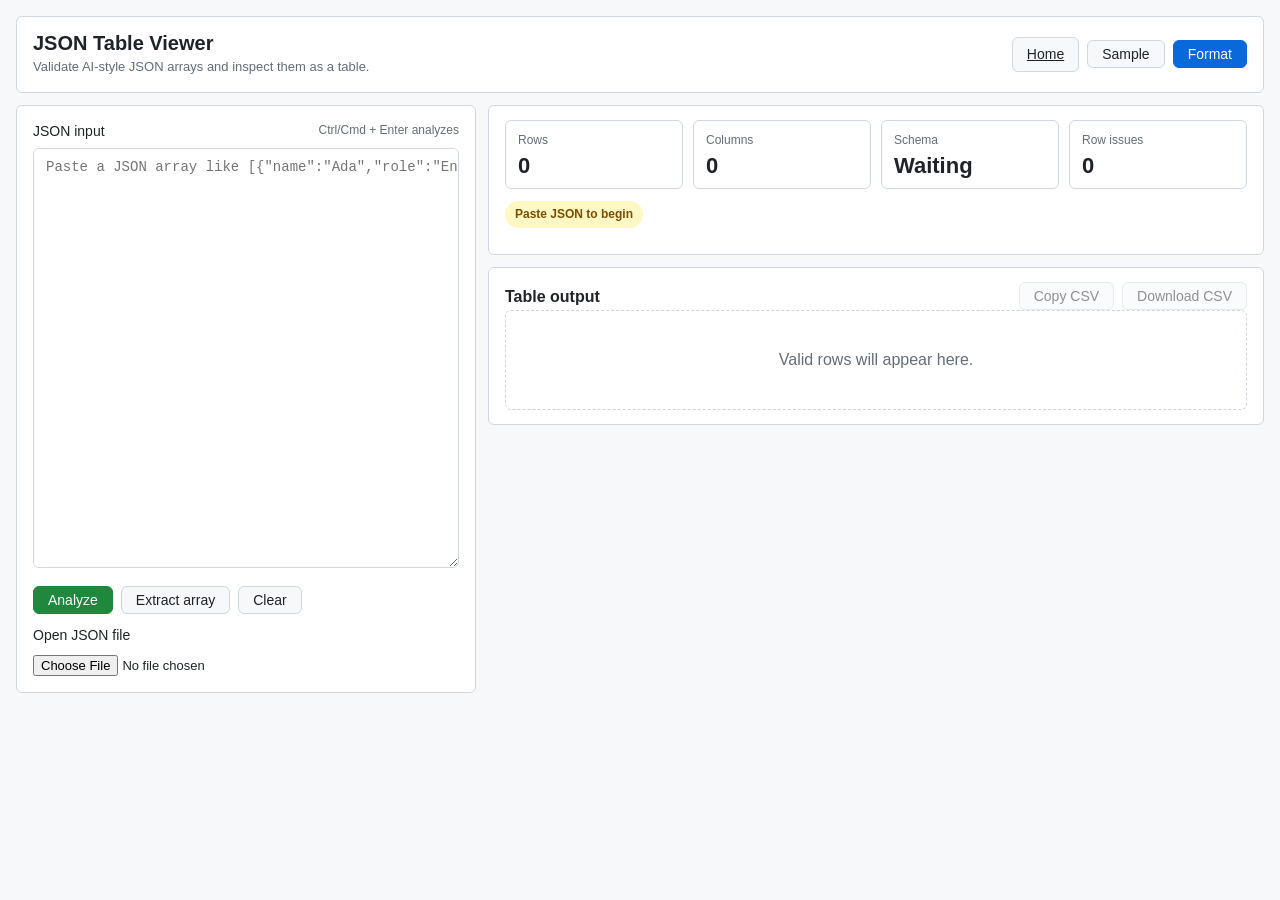
<file: json-table.html>
<!doctype html>
<html lang="en">
    <head>
        <meta charset="UTF-8" />
        <meta name="viewport" content="width=device-width, initial-scale=1.0" />
        <title>JSON Table Viewer</title>
        <link rel="icon" type="image/svg+xml" href="favicon.svg" />
        <link rel="stylesheet" href="shared-styles.css" />
        <style>
            body {
                background-color: #f6f8fa;
                color: #1f2328;
                min-height: 100vh;
            }

            .container {
                max-width: 1440px;
                margin: 0 auto;
                padding: 16px;
            }

            .header {
                background-color: #ffffff;
                border: 1px solid #d0d7de;
                border-radius: 6px;
                padding: 14px 16px;
                display: flex;
                align-items: center;
                justify-content: space-between;
                gap: 16px;
            }

            .title-block {
                min-width: 0;
            }

            .header-title {
                font-size: 20px;
                font-weight: 600;
                color: #1f2328;
                line-height: 1.2;
            }

            .header-subtitle {
                font-size: 13px;
                color: #656d76;
                margin-top: 2px;
            }

            .header-controls {
                display: flex;
                align-items: center;
                gap: 8px;
                flex-wrap: wrap;
                justify-content: flex-end;
            }

            .panel {
                background-color: #ffffff;
                border: 1px solid #d0d7de;
                border-radius: 6px;
                margin-top: 12px;
                padding: 14px 16px;
            }

            .workspace {
                display: grid;
                grid-template-columns: minmax(320px, 460px) minmax(0, 1fr);
                gap: 12px;
                align-items: start;
            }

            .workspace > section {
                min-width: 0;
            }

            .input-panel {
                position: sticky;
                top: 16px;
            }

            .field-label-row {
                display: flex;
                align-items: center;
                justify-content: space-between;
                gap: 12px;
                margin-bottom: 6px;
            }

            .field-label-row .form-label {
                margin-bottom: 0;
            }

            .hint {
                font-size: 12px;
                color: #656d76;
            }

            textarea {
                min-height: 420px;
                resize: vertical;
                font-family:
                    ui-monospace, SFMono-Regular, SFMono, Consolas, 'Liberation Mono', Menlo,
                    monospace;
                line-height: 1.45;
                white-space: pre;
                overflow-wrap: normal;
                overflow-x: auto;
            }

            .actions {
                display: flex;
                flex-wrap: wrap;
                gap: 8px;
                margin-top: 10px;
            }

            .file-input {
                margin-top: 10px;
            }

            .file-input input {
                font-size: 13px;
            }

            .stats-grid {
                display: grid;
                grid-template-columns: repeat(4, minmax(120px, 1fr));
                gap: 10px;
            }

            .stat {
                border: 1px solid #d0d7de;
                border-radius: 6px;
                padding: 10px 12px;
                background-color: #ffffff;
                min-width: 0;
            }

            .stat-label {
                font-size: 12px;
                color: #656d76;
            }

            .stat-value {
                margin-top: 3px;
                color: #1f2328;
                font-size: 22px;
                font-weight: 600;
                line-height: 1.15;
                overflow-wrap: anywhere;
            }

            .status-row {
                display: flex;
                flex-wrap: wrap;
                gap: 8px;
                align-items: center;
                margin-top: 12px;
            }

            .schema-badge {
                display: inline-flex;
                align-items: center;
                gap: 6px;
                padding: 4px 10px;
                border-radius: 999px;
                font-size: 12px;
                font-weight: 600;
            }

            .schema-badge.valid {
                background-color: #dafbe1;
                color: #1a7f37;
            }

            .schema-badge.warning {
                background-color: #fff8c5;
                color: #7d4e00;
            }

            .schema-badge.error {
                background-color: #ffebe9;
                color: #d1242f;
            }

            .message-list {
                margin-top: 12px;
                display: grid;
                gap: 8px;
            }

            .message {
                border: 1px solid #d0d7de;
                border-left-width: 4px;
                border-radius: 6px;
                padding: 10px 12px;
                background-color: #ffffff;
                font-size: 13px;
            }

            .message strong {
                display: block;
                margin-bottom: 2px;
                color: #1f2328;
            }

            .message.error {
                border-left-color: #d1242f;
            }

            .message.warning {
                border-left-color: #bf8700;
            }

            .message.info {
                border-left-color: #0969da;
            }

            .key-chip {
                background-color: #f6f8fa;
                border: 1px solid #d0d7de;
                border-radius: 4px;
                padding: 1px 5px;
                color: #1f2328;
                font-family:
                    ui-monospace, SFMono-Regular, SFMono, Consolas, 'Liberation Mono', Menlo,
                    monospace;
                font-size: 12px;
            }

            .table-toolbar {
                display: flex;
                align-items: center;
                justify-content: space-between;
                gap: 12px;
                flex-wrap: wrap;
            }

            .table-title {
                font-size: 16px;
                font-weight: 600;
                color: #1f2328;
            }

            .table-actions {
                display: flex;
                gap: 8px;
                flex-wrap: wrap;
            }

            .table-wrap {
                border: 1px solid #d0d7de;
                border-radius: 6px;
                overflow: auto;
                margin-top: 12px;
                max-height: 68vh;
                background-color: #ffffff;
            }

            table {
                width: 100%;
                border-collapse: collapse;
                font-size: 13px;
            }

            th,
            td {
                border-bottom: 1px solid #d0d7de;
                border-right: 1px solid #d0d7de;
                padding: 8px 10px;
                text-align: left;
                vertical-align: top;
                min-width: 140px;
                max-width: 360px;
            }

            th:last-child,
            td:last-child {
                border-right: 0;
            }

            tr:last-child td {
                border-bottom: 0;
            }

            th {
                position: sticky;
                top: 0;
                z-index: 2;
                background-color: #f6f8fa;
                color: #1f2328;
                font-weight: 600;
            }

            .row-number {
                min-width: 72px;
                width: 72px;
                color: #656d76;
                text-align: right;
                font-variant-numeric: tabular-nums;
            }

            .cell-value {
                overflow-wrap: anywhere;
                white-space: pre-wrap;
            }

            .cell-empty {
                color: #8c959f;
                font-style: italic;
            }

            .cell-object {
                font-family:
                    ui-monospace, SFMono-Regular, SFMono, Consolas, 'Liberation Mono', Menlo,
                    monospace;
                font-size: 12px;
            }

            .empty-state {
                border: 1px dashed #d0d7de;
                border-radius: 6px;
                padding: 36px 18px;
                text-align: center;
                color: #656d76;
                background-color: #ffffff;
            }

            .issues-table {
                width: 100%;
                margin-top: 10px;
            }

            .issues-table th,
            .issues-table td {
                min-width: 100px;
                max-width: 520px;
            }

            .key-list {
                display: flex;
                flex-wrap: wrap;
                gap: 4px;
            }

            @media (max-width: 960px) {
                .workspace {
                    grid-template-columns: 1fr;
                }

                .input-panel {
                    position: static;
                }

                textarea {
                    min-height: 300px;
                }

                .stats-grid {
                    grid-template-columns: repeat(2, minmax(120px, 1fr));
                }
            }

            @media (max-width: 640px) {
                .container {
                    padding: 10px;
                }

                .header {
                    align-items: flex-start;
                    flex-direction: column;
                }

                .header-controls {
                    justify-content: flex-start;
                    width: 100%;
                }

                .stats-grid {
                    grid-template-columns: 1fr;
                }

                .btn {
                    justify-content: center;
                }
            }

            @media (prefers-color-scheme: dark) {
                body {
                    background-color: #0d1117;
                    color: #e6edf3;
                }

                .header,
                .panel,
                .stat,
                .message,
                .table-wrap,
                .empty-state {
                    background-color: #161b22;
                    border-color: #30363d;
                }

                .header-title,
                .stat-value,
                .message strong,
                .table-title,
                th,
                .key-chip {
                    color: #e6edf3;
                }

                .header-subtitle,
                .hint,
                .stat-label,
                .empty-state,
                .row-number {
                    color: #8b949e;
                }

                .key-chip,
                th {
                    background-color: #21262d;
                    border-color: #30363d;
                }

                th,
                td {
                    border-color: #30363d;
                }

                .schema-badge.valid {
                    background-color: #1a4426;
                    color: #3fb950;
                }

                .schema-badge.warning {
                    background-color: #3d2d00;
                    color: #e3b341;
                }

                .schema-badge.error {
                    background-color: #3d1c1c;
                    color: #f85149;
                }
            }
        </style>
    </head>
    <body>
        <div class="container">
            <header class="header">
                <div class="title-block">
                    <h1 class="header-title">JSON Table Viewer</h1>
                    <p class="header-subtitle">
                        Validate AI-style JSON arrays and inspect them as a table.
                    </p>
                </div>
                <div class="header-controls">
                    <a class="btn" href="index.html">Home</a>
                    <button class="btn" id="sampleBtn" type="button">Sample</button>
                    <button class="btn btn-secondary" id="formatBtn" type="button">Format</button>
                </div>
            </header>

            <main class="workspace">
                <section class="panel input-panel" aria-labelledby="inputTitle">
                    <div class="field-label-row">
                        <label class="form-label" id="inputTitle" for="jsonInput">JSON input</label>
                        <span class="hint">Ctrl/Cmd + Enter analyzes</span>
                    </div>
                    <textarea
                        id="jsonInput"
                        spellcheck="false"
                        placeholder='Paste a JSON array like [{"name":"Ada","role":"Engineer"}]'
                    ></textarea>
                    <div class="actions">
                        <button class="btn btn-primary" id="analyzeBtn" type="button">
                            Analyze
                        </button>
                        <button class="btn" id="extractBtn" type="button">Extract array</button>
                        <button class="btn" id="clearBtn" type="button">Clear</button>
                    </div>
                    <div class="file-input">
                        <label class="form-label" for="fileInput">Open JSON file</label>
                        <input id="fileInput" type="file" accept=".json,application/json" />
                    </div>
                </section>

                <section>
                    <section class="panel" aria-live="polite">
                        <div class="stats-grid">
                            <div class="stat">
                                <div class="stat-label">Rows</div>
                                <div class="stat-value" id="rowCount">0</div>
                            </div>
                            <div class="stat">
                                <div class="stat-label">Columns</div>
                                <div class="stat-value" id="columnCount">0</div>
                            </div>
                            <div class="stat">
                                <div class="stat-label">Schema</div>
                                <div class="stat-value" id="schemaStatusText">Waiting</div>
                            </div>
                            <div class="stat">
                                <div class="stat-label">Row issues</div>
                                <div class="stat-value" id="issueCount">0</div>
                            </div>
                        </div>
                        <div class="status-row" id="statusRow">
                            <span class="schema-badge warning">Paste JSON to begin</span>
                        </div>
                        <div class="message-list" id="messages"></div>
                    </section>

                    <section class="panel" id="issuesPanel" hidden>
                        <div class="table-title">Schema differences</div>
                        <div class="table-wrap">
                            <table class="issues-table">
                                <thead>
                                    <tr>
                                        <th>Row</th>
                                        <th>Missing keys</th>
                                        <th>Extra keys</th>
                                        <th>Similarity</th>
                                    </tr>
                                </thead>
                                <tbody id="issuesBody"></tbody>
                            </table>
                        </div>
                    </section>

                    <section class="panel">
                        <div class="table-toolbar">
                            <div class="table-title">Table output</div>
                            <div class="table-actions">
                                <button class="btn" id="copyCsvBtn" type="button" disabled>
                                    Copy CSV
                                </button>
                                <button class="btn" id="downloadCsvBtn" type="button" disabled>
                                    Download CSV
                                </button>
                            </div>
                        </div>
                        <div id="tableHost" class="empty-state">Valid rows will appear here.</div>
                    </section>
                </section>
            </main>
        </div>

        <script src="shared-utils.js"></script>
        <script>
            const SAMPLE_JSON = [
                {
                    title: 'Token transfer flow',
                    owner: 'Ada',
                    status: 'ready',
                    priority: 2,
                },
                {
                    title: 'Ledger close smoke test',
                    owner: 'Grace',
                    status: 'blocked',
                    priority: 1,
                    note: 'Needs updated fixture',
                },
                {
                    title: 'Wallet import polish',
                    owner: 'Lin',
                    status: 'ready',
                    priority: 3,
                },
            ];

            const SIMILARITY_THRESHOLD = 0.72;
            const input = document.getElementById('jsonInput');
            const messages = document.getElementById('messages');
            const statusRow = document.getElementById('statusRow');
            const tableHost = document.getElementById('tableHost');
            const issuesPanel = document.getElementById('issuesPanel');
            const issuesBody = document.getElementById('issuesBody');
            const copyCsvBtn = document.getElementById('copyCsvBtn');
            const downloadCsvBtn = document.getElementById('downloadCsvBtn');
            let currentRows = [];
            let currentColumns = [];

            document.getElementById('analyzeBtn').addEventListener('click', analyzeInput);
            document.getElementById('formatBtn').addEventListener('click', formatInput);
            document.getElementById('sampleBtn').addEventListener('click', loadSample);
            document.getElementById('extractBtn').addEventListener('click', extractArrayInput);
            document.getElementById('clearBtn').addEventListener('click', clearInput);
            copyCsvBtn.addEventListener('click', copyCsv);
            downloadCsvBtn.addEventListener('click', downloadCsv);
            document.getElementById('fileInput').addEventListener('change', loadFile);

            input.addEventListener('keydown', (event) => {
                if ((event.metaKey || event.ctrlKey) && event.key === 'Enter') {
                    event.preventDefault();
                    analyzeInput();
                }
            });

            function cleanJsonText(text) {
                const trimmed = text.trim();
                const fenceMatch = trimmed.match(
                    /^```(?:json|javascript|js)?\s*([\s\S]*?)\s*```$/i,
                );
                return fenceMatch ? fenceMatch[1].trim() : trimmed;
            }

            function extractArrayText(text) {
                const cleaned = cleanJsonText(text);
                const start = cleaned.indexOf('[');
                const end = cleaned.lastIndexOf(']');
                if (start === -1 || end === -1 || end <= start) {
                    throw new Error('No complete JSON array was found in the input.');
                }
                return cleaned.slice(start, end + 1);
            }

            function parseInput(text) {
                const cleaned = cleanJsonText(text);
                try {
                    return JSON.parse(cleaned);
                } catch (strictError) {
                    const extracted = extractArrayText(cleaned);
                    try {
                        return JSON.parse(extracted);
                    } catch (extractedError) {
                        throw strictError;
                    }
                }
            }

            function isPlainObject(value) {
                return value !== null && typeof value === 'object' && !Array.isArray(value);
            }

            function analyzeRows(rows) {
                const columns = [];
                const columnSet = new Set();
                rows.forEach((row) => {
                    Object.keys(row).forEach((key) => {
                        if (!columnSet.has(key)) {
                            columnSet.add(key);
                            columns.push(key);
                        }
                    });
                });

                const signatures = new Map();
                rows.forEach((row) => {
                    const keys = Object.keys(row).sort();
                    const signature = keys.join('\u0000');
                    const existing = signatures.get(signature) || { count: 0, keys };
                    existing.count += 1;
                    signatures.set(signature, existing);
                });

                const baseline = Array.from(signatures.values()).sort((a, b) => {
                    if (b.count !== a.count) {
                        return b.count - a.count;
                    }
                    return b.keys.length - a.keys.length;
                })[0] || { keys: [] };

                const baselineSet = new Set(baseline.keys);
                const issues = rows
                    .map((row, index) => {
                        const keys = Object.keys(row);
                        const rowSet = new Set(keys);
                        const missing = baseline.keys.filter((key) => !rowSet.has(key));
                        const extra = keys.filter((key) => !baselineSet.has(key));
                        const intersection = keys.filter((key) => baselineSet.has(key)).length;
                        const union = new Set([...baseline.keys, ...keys]).size || 1;
                        const similarity = intersection / union;
                        return {
                            rowNumber: index + 1,
                            missing,
                            extra,
                            similarity,
                            hasIssue: missing.length > 0 || extra.length > 0,
                        };
                    })
                    .filter((issue) => issue.hasIssue);

                const exact = signatures.size <= 1;
                const roughlySame =
                    exact || issues.every((issue) => issue.similarity >= SIMILARITY_THRESHOLD);
                return {
                    columns,
                    baselineKeys: baseline.keys,
                    signatures: signatures.size,
                    issues,
                    exact,
                    roughlySame,
                };
            }

            function analyzeInput() {
                const text = input.value.trim();
                resetOutput();

                if (!text) {
                    renderError('No JSON provided', 'Paste a JSON array of objects to analyze it.');
                    return;
                }

                let parsed;
                try {
                    parsed = parseInput(text);
                } catch (error) {
                    renderError('Invalid JSON', error.message);
                    return;
                }

                if (!Array.isArray(parsed)) {
                    renderError(
                        'Top-level value is not a list',
                        `Found ${describeValue(parsed)} instead of an array.`,
                    );
                    return;
                }

                if (parsed.length === 0) {
                    renderError(
                        'The list is empty',
                        'Add at least one object so the table columns can be inferred.',
                    );
                    return;
                }

                const badRows = parsed
                    .map((row, index) => ({ row, rowNumber: index + 1 }))
                    .filter((entry) => !isPlainObject(entry.row));

                if (badRows.length > 0) {
                    const examples = badRows
                        .slice(0, 5)
                        .map((entry) => `row ${entry.rowNumber}: ${describeValue(entry.row)}`)
                        .join(', ');
                    renderError('Every list item must be a dictionary/object', examples);
                    return;
                }

                const analysis = analyzeRows(parsed);
                currentRows = parsed;
                currentColumns = analysis.columns;
                renderSummary(parsed, analysis);
                renderIssues(analysis);
                renderTable(parsed, analysis.columns);
                copyCsvBtn.disabled = false;
                downloadCsvBtn.disabled = false;
            }

            function renderSummary(rows, analysis) {
                document.getElementById('rowCount').textContent = rows.length.toLocaleString();
                document.getElementById('columnCount').textContent =
                    analysis.columns.length.toLocaleString();
                document.getElementById('issueCount').textContent =
                    analysis.issues.length.toLocaleString();

                statusRow.innerHTML = '';
                messages.innerHTML = '';

                if (analysis.exact) {
                    document.getElementById('schemaStatusText').textContent = 'Exact';
                    statusRow.appendChild(makeBadge('valid', 'All rows share the same keys'));
                    addMessage('info', 'Baseline keys', keySentence(analysis.baselineKeys));
                    return;
                }

                if (analysis.roughlySame) {
                    document.getElementById('schemaStatusText').textContent = 'Close';
                    statusRow.appendChild(makeBadge('warning', 'Rows are roughly the same'));
                    addMessage(
                        'warning',
                        'Some rows have missing or extra keys',
                        `${analysis.issues.length} row${analysis.issues.length === 1 ? '' : 's'} differ from the most common key set. The table uses the union of all keys.`,
                    );
                    addMessage('info', 'Most common key set', keySentence(analysis.baselineKeys));
                    return;
                }

                document.getElementById('schemaStatusText').textContent = 'Mixed';
                statusRow.appendChild(makeBadge('error', 'Rows have meaningfully different keys'));
                addMessage(
                    'error',
                    'Schema mismatch',
                    `${analysis.signatures} different key sets were found. The table is still rendered with all keys so you can inspect the data.`,
                );
                addMessage('info', 'Most common key set', keySentence(analysis.baselineKeys));
            }

            function renderIssues(analysis) {
                issuesBody.innerHTML = '';
                issuesPanel.hidden = analysis.issues.length === 0;

                analysis.issues.forEach((issue) => {
                    const tr = document.createElement('tr');
                    appendCell(tr, String(issue.rowNumber));
                    appendKeyCell(tr, issue.missing);
                    appendKeyCell(tr, issue.extra);
                    appendCell(tr, `${Math.round(issue.similarity * 100)}%`);
                    issuesBody.appendChild(tr);
                });
            }

            function renderTable(rows, columns) {
                if (columns.length === 0) {
                    tableHost.className = 'empty-state';
                    tableHost.textContent = 'Objects contain no keys.';
                    return;
                }

                const wrap = document.createElement('div');
                wrap.className = 'table-wrap';
                const table = document.createElement('table');
                const thead = document.createElement('thead');
                const tbody = document.createElement('tbody');
                const headerRow = document.createElement('tr');
                const rowNumberHeader = document.createElement('th');
                rowNumberHeader.className = 'row-number';
                rowNumberHeader.textContent = '#';
                headerRow.appendChild(rowNumberHeader);

                columns.forEach((column) => {
                    const th = document.createElement('th');
                    th.textContent = column;
                    headerRow.appendChild(th);
                });

                thead.appendChild(headerRow);
                table.appendChild(thead);

                rows.forEach((row, index) => {
                    const tr = document.createElement('tr');
                    const rowNumber = document.createElement('td');
                    rowNumber.className = 'row-number';
                    rowNumber.textContent = String(index + 1);
                    tr.appendChild(rowNumber);

                    columns.forEach((column) => {
                        const td = document.createElement('td');
                        const span = document.createElement('span');
                        const hasValue = Object.prototype.hasOwnProperty.call(row, column);
                        const value = row[column];
                        span.className = 'cell-value';

                        if (!hasValue) {
                            span.classList.add('cell-empty');
                            span.textContent = 'missing';
                        } else if (value === null) {
                            span.classList.add('cell-empty');
                            span.textContent = 'null';
                        } else if (typeof value === 'object') {
                            span.classList.add('cell-object');
                            span.textContent = JSON.stringify(value, null, 2);
                        } else {
                            span.textContent = String(value);
                        }

                        td.appendChild(span);
                        tr.appendChild(td);
                    });

                    tbody.appendChild(tr);
                });

                table.appendChild(tbody);
                wrap.appendChild(table);
                tableHost.className = '';
                tableHost.innerHTML = '';
                tableHost.appendChild(wrap);
            }

            function resetOutput() {
                currentRows = [];
                currentColumns = [];
                copyCsvBtn.disabled = true;
                downloadCsvBtn.disabled = true;
                issuesPanel.hidden = true;
                issuesBody.innerHTML = '';
                document.getElementById('rowCount').textContent = '0';
                document.getElementById('columnCount').textContent = '0';
                document.getElementById('schemaStatusText').textContent = 'Waiting';
                document.getElementById('issueCount').textContent = '0';
                statusRow.innerHTML =
                    '<span class="schema-badge warning">Paste JSON to begin</span>';
                messages.innerHTML = '';
                tableHost.className = 'empty-state';
                tableHost.textContent = 'Valid rows will appear here.';
            }

            function renderError(title, detail) {
                document.getElementById('schemaStatusText').textContent = 'Invalid';
                statusRow.innerHTML = '';
                statusRow.appendChild(makeBadge('error', title));
                addMessage('error', title, detail);
                tableHost.className = 'empty-state';
                tableHost.textContent = 'Fix the input and analyze again.';
            }

            function makeBadge(type, text) {
                const badge = document.createElement('span');
                badge.className = `schema-badge ${type}`;
                badge.textContent = text;
                return badge;
            }

            function addMessage(type, title, detail) {
                const node = document.createElement('div');
                node.className = `message ${type}`;
                const strong = document.createElement('strong');
                strong.textContent = title;
                const body = document.createElement('div');
                body.textContent = detail;
                node.append(strong, body);
                messages.appendChild(node);
            }

            function appendCell(row, text) {
                const td = document.createElement('td');
                td.textContent = text;
                row.appendChild(td);
            }

            function appendKeyCell(row, keys) {
                const td = document.createElement('td');
                const list = document.createElement('div');
                list.className = 'key-list';

                if (keys.length === 0) {
                    const empty = document.createElement('span');
                    empty.className = 'cell-empty';
                    empty.textContent = 'none';
                    list.appendChild(empty);
                } else {
                    keys.forEach((key) => {
                        const chip = document.createElement('span');
                        chip.className = 'key-chip';
                        chip.textContent = key;
                        list.appendChild(chip);
                    });
                }

                td.appendChild(list);
                row.appendChild(td);
            }

            function keySentence(keys) {
                if (keys.length === 0) {
                    return 'No keys were found.';
                }
                return keys.map((key) => `\`${key}\``).join(', ');
            }

            function describeValue(value) {
                if (Array.isArray(value)) {
                    return 'array';
                }
                if (value === null) {
                    return 'null';
                }
                return typeof value;
            }

            function formatInput() {
                if (!input.value.trim()) {
                    showToast('Nothing to format yet.', 'warning');
                    return;
                }

                try {
                    const parsed = parseInput(input.value);
                    input.value = JSON.stringify(parsed, null, 2);
                    showToast('JSON formatted.', 'success');
                    analyzeInput();
                } catch (error) {
                    renderError('Invalid JSON', error.message);
                }
            }

            function extractArrayInput() {
                try {
                    input.value = extractArrayText(input.value);
                    showToast('Array extracted.', 'success');
                    analyzeInput();
                } catch (error) {
                    renderError('No array found', error.message);
                }
            }

            function loadSample() {
                input.value = JSON.stringify(SAMPLE_JSON, null, 2);
                analyzeInput();
            }

            function clearInput() {
                input.value = '';
                resetOutput();
                input.focus();
            }

            async function loadFile(event) {
                const file = event.target.files[0];
                if (!file) {
                    return;
                }

                input.value = await file.text();
                analyzeInput();
            }

            function valueForCsv(value) {
                if (value === undefined) {
                    return '';
                }
                if (value === null) {
                    return 'null';
                }
                if (typeof value === 'object') {
                    return JSON.stringify(value);
                }
                return String(value);
            }

            function escapeCsv(value) {
                const text = valueForCsv(value);
                if (/[",\n\r]/.test(text)) {
                    return `"${text.replace(/"/g, '""')}"`;
                }
                return text;
            }

            function makeCsv() {
                const header = currentColumns.map(escapeCsv).join(',');
                const rows = currentRows.map((row) =>
                    currentColumns.map((column) => escapeCsv(row[column])).join(','),
                );
                return [header, ...rows].join('\n');
            }

            async function copyCsv() {
                try {
                    await navigator.clipboard.writeText(makeCsv());
                    showToast('CSV copied.', 'success');
                } catch (error) {
                    showToast('Could not copy CSV from this browser.', 'error');
                }
            }

            function downloadCsv() {
                const blob = new Blob([makeCsv()], { type: 'text/csv;charset=utf-8' });
                const url = URL.createObjectURL(blob);
                const link = document.createElement('a');
                link.href = url;
                link.download = 'json-table.csv';
                document.body.appendChild(link);
                link.click();
                link.remove();
                URL.revokeObjectURL(url);
            }
        </script>
    </body>
</html>
</file>
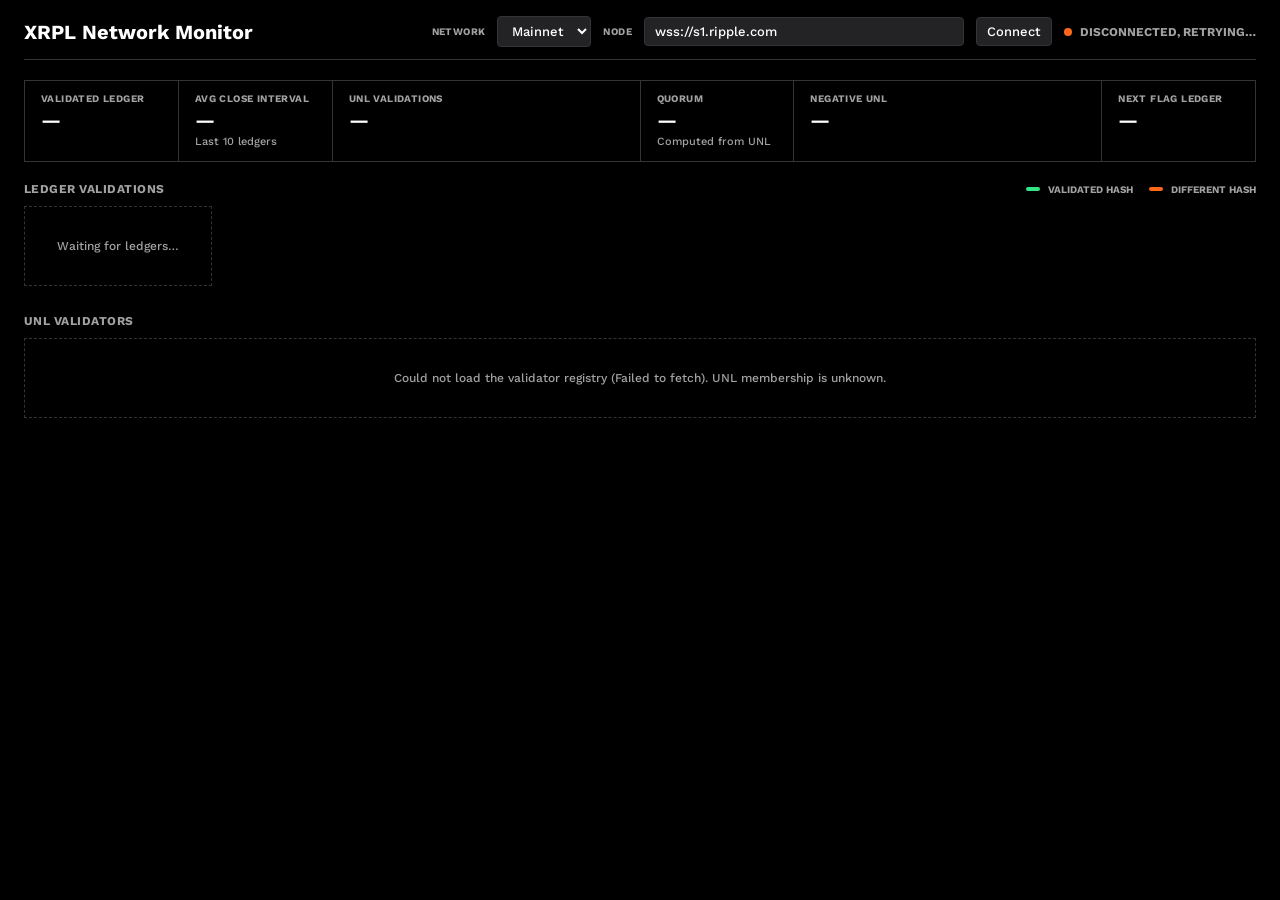
<file: monitoring.html>
<!doctype html>
<html lang="en">
    <head>
        <meta charset="UTF-8" />
        <meta name="viewport" content="width=device-width, initial-scale=1.0" />
        <title>XRPL Network Monitor</title>
        <link rel="icon" type="image/svg+xml" href="favicon.svg" />
        <link rel="preconnect" href="https://fonts.googleapis.com" />
        <link
            rel="stylesheet"
            href="https://fonts.googleapis.com/css2?family=Work+Sans:wght@400;500;600;700&display=swap"
        />
        <style>
            /* Palette taken from livenet.xrpl.org. */
            :root {
                --bg: #000;
                --surface: #111112;
                --surface-raised: #232325;
                --border: #343437;
                --border-strong: #454549;
                --fg: #fff;
                --fg-muted: #a2a2a4;
                --fg-subtle: #838386;
                --green: #32e685;
                --orange: #ff6719;
                --pink: #ff668b;
            }

            * {
                box-sizing: border-box;
                margin: 0;
                padding: 0;
            }

            body {
                background: var(--bg);
                color: var(--fg-muted);
                font-family:
                    'Work Sans',
                    system-ui,
                    -apple-system,
                    'Segoe UI',
                    Roboto,
                    sans-serif;
                font-size: 12px;
                font-weight: 500;
                min-height: 100vh;
            }

            a {
                color: inherit;
                text-decoration: none;
            }

            a:hover {
                color: var(--fg);
            }

            .mono {
                font-family: ui-monospace, SFMono-Regular, Menlo, monospace;
            }

            .container {
                max-width: 1280px;
                margin: 0 auto;
                padding: 16px 24px 32px;
            }

            header {
                display: flex;
                align-items: center;
                justify-content: space-between;
                flex-wrap: wrap;
                gap: 12px;
                padding-bottom: 12px;
                border-bottom: 1px solid var(--border);
            }

            h1 {
                color: var(--fg);
                font-size: 20px;
                font-weight: 700;
            }

            h2 {
                color: var(--fg-muted);
                font-size: 12px;
                font-weight: 700;
                letter-spacing: 0.04em;
                text-transform: uppercase;
            }

            .section-head {
                display: flex;
                align-items: center;
                justify-content: space-between;
                flex-wrap: wrap;
                gap: 8px 24px;
                margin-bottom: 10px;
            }

            .controls {
                display: flex;
                align-items: center;
                gap: 12px;
                flex-wrap: wrap;
            }

            select,
            input[type='text'],
            button {
                background: var(--surface-raised);
                border: 1px solid var(--border);
                border-radius: 4px;
                color: var(--fg);
                font: inherit;
                font-size: 13px;
                padding: 6px 10px;
            }

            input[type='text'] {
                width: 320px;
            }

            button {
                cursor: pointer;
            }

            .node-group {
                display: flex;
                align-items: center;
                gap: 12px;
            }

            button:hover {
                border-color: var(--border-strong);
            }

            .conn {
                display: flex;
                align-items: center;
                gap: 8px;
                font-size: 12px;
                text-transform: uppercase;
                font-weight: 700;
            }

            .dot {
                width: 8px;
                height: 8px;
                border-radius: 50%;
                background: var(--fg-subtle);
            }

            .conn.connected .dot {
                background: var(--green);
            }

            .conn.error .dot {
                background: var(--orange);
            }

            section {
                margin-top: 20px;
            }

            .stats {
                display: grid;
                grid-template-columns: repeat(auto-fill, minmax(150px, 1fr));
                grid-auto-flow: dense;
                gap: 1px;
                padding: 1px;
            }

            .stat {
                padding: 12px 16px;
                outline: 1px solid var(--border);
            }

            .stat.wide {
                grid-column: span 2;
            }

            .stat-label {
                font-size: 10px;
                font-weight: 700;
                text-transform: uppercase;
                letter-spacing: 0.04em;
            }

            .stat-value {
                color: var(--fg);
                font-size: 20px;
                font-weight: 600;
                margin-top: 4px;
            }

            .stat-unit {
                color: var(--fg-muted);
                font-size: 12px;
                font-weight: 500;
            }

            .stat-sub {
                margin-top: 2px;
                font-size: 11px;
                line-height: 1.4;
            }

            .ok {
                color: var(--green);
            }

            .warn {
                color: var(--orange);
            }

            /* Ledger stream, modeled on livenet.xrpl.org */
            .legend {
                display: flex;
                flex-wrap: wrap;
                gap: 16px;
                text-transform: uppercase;
                font-size: 10px;
                font-weight: 700;
            }

            .legend span {
                display: inline-flex;
                align-items: center;
                gap: 8px;
            }

            .swatch {
                display: inline-block;
                width: 14px;
                height: 4px;
                border-radius: 4px;
            }

            .ledger-list {
                display: flex;
                gap: 12px;
                overflow-x: auto;
                padding-bottom: 8px;
                scrollbar-width: thin;
                scrollbar-color: var(--border) transparent;
            }

            .ledger {
                width: 160px;
                flex-shrink: 0;
            }

            .ledger.new {
                animation: ledger-enter 0.4s;
            }

            @keyframes ledger-enter {
                from {
                    opacity: 0;
                    transform: translateX(-20px);
                }
            }

            .ledger-head {
                padding: 10px 12px;
                border: 1px solid var(--border);
                border-bottom: 0;
                font-size: 10px;
                font-weight: 700;
                line-height: 12px;
                text-align: center;
                text-transform: uppercase;
            }

            .ledger-index {
                color: var(--fg);
                font-size: 14px;
                line-height: 16px;
                padding-bottom: 3px;
            }

            .ledger-index.flag a {
                background: var(--border);
                border-radius: 2px;
                padding: 2px 4px;
            }

            .ledger-head .row {
                display: flex;
                justify-content: space-between;
                margin-top: 6px;
            }

            .ledger-head .row b {
                color: var(--fg);
                font-weight: 500;
            }

            .hash {
                padding: 0 12px 12px;
                border: 1px solid var(--border-strong);
                border-top: 0;
                background: rgba(35, 35, 37, 0.7);
                color: var(--fg);
            }

            .hash .bar {
                height: 2px;
                margin: 0 -12px;
                background: var(--green);
            }

            .hash.other .bar {
                background: var(--orange);
            }

            .hash.pending .bar {
                background: var(--fg-subtle);
            }

            .hash-title {
                display: flex;
                align-items: center;
                justify-content: center;
                gap: 8px;
                padding-top: 10px;
                font-size: 13px;
                font-weight: 700;
            }

            .hash-title .check {
                color: var(--green);
            }

            .hash .subtitle {
                display: flex;
                flex-direction: column;
                padding: 8px 2px;
                color: var(--fg-muted);
                font-size: 10px;
                font-weight: 700;
                line-height: 14px;
                text-transform: uppercase;
            }

            .hash .subtitle span {
                display: flex;
                justify-content: space-between;
            }

            .hash .subtitle b {
                color: var(--fg);
                font-size: 11px;
            }

            .hash .subtitle .partial b {
                color: var(--pink);
            }

            .hash .subtitle .missed b {
                background: var(--orange);
                border-radius: 2px;
                padding: 0 3px;
            }

            /* Validator grid */
            /* Columns fill top to bottom, then left to right. */
            .validator-grid {
                columns: 240px;
                column-gap: 1px;
                padding: 1px;
            }

            .vcell {
                display: flex;
                align-items: center;
                gap: 8px;
                padding: 7px 10px;
                margin-bottom: 1px;
                outline: 1px solid var(--border);
                font-size: 12px;
                break-inside: avoid;
            }

            .vcell .dot {
                flex-shrink: 0;
            }

            .vcell.ok .dot {
                background: var(--green);
            }

            .vcell.warn .dot {
                background: var(--orange);
            }

            .vname {
                flex: 1;
                min-width: 0;
                overflow: hidden;
                text-overflow: ellipsis;
                white-space: nowrap;
                color: var(--fg);
            }

            .vstat,
            .vversion {
                flex-shrink: 0;
                font-size: 11px;
            }

            .vversion.newest {
                font-weight: 700;
            }

            #validatorsNote .vversion {
                margin-right: 8px;
                font-weight: 700;
            }

            /* The dot shows health; keep green free for the newest version. */
            .vcell.ok .vstat {
                color: var(--fg-muted);
            }

            .vcell.warn .vstat {
                color: var(--orange);
            }

            .badge {
                flex-shrink: 0;
                padding: 1px 6px;
                border-radius: 2px;
                font-size: 10px;
                font-weight: 700;
                text-transform: uppercase;
                background: var(--orange);
                color: var(--fg);
            }

            #tooltip {
                position: fixed;
                z-index: 10;
                max-width: min(480px, calc(100vw - 16px));
                padding: 8px 10px;
                overflow-wrap: anywhere;
                border: 1px solid var(--border-strong);
                border-radius: 4px;
                background: var(--surface-raised);
                box-shadow: 0 4px 16px rgba(0, 0, 0, 0.6);
                color: var(--fg);
                font-size: 12px;
                line-height: 1.5;
                white-space: pre-line;
                pointer-events: none;
            }

            .empty {
                padding: 32px;
                text-align: center;
                border: 1px dashed var(--border);
            }

            .notice {
                margin-top: 12px;
                color: var(--orange);
            }

            @media (max-width: 720px) {
                .container {
                    padding: 12px;
                }

                /* Node field and Connect get their own full-width row, below network and status. */
                .controls {
                    width: 100%;
                }

                .node-group {
                    order: 1;
                    width: 100%;
                }

                input[type='text'] {
                    flex: 1;
                    min-width: 0;
                    width: auto;
                }

                /* Below 16px, iOS Safari zooms in on focus. */
                input[type='text'],
                select {
                    font-size: 16px;
                }
            }
        </style>
    </head>
    <body>
        <div class="container">
            <header>
                <h1>XRPL Network Monitor</h1>
                <div class="controls">
                    <label for="network" class="stat-label">Network</label>
                    <select id="network">
                        <option value="mainnet">Mainnet</option>
                        <option value="testnet">Testnet</option>
                        <option value="devnet">Devnet</option>
                        <option value="other">Other</option>
                    </select>
                    <div class="node-group">
                        <label for="nodeUrl" class="stat-label">Node</label>
                        <input type="text" id="nodeUrl" placeholder="wss://..." list="nodeList" />
                        <datalist id="nodeList"></datalist>
                        <button id="connectBtn">Connect</button>
                    </div>
                    <div class="conn" id="conn" role="status">
                        <span class="dot"></span><span id="connText">Disconnected</span>
                    </div>
                </div>
            </header>

            <section>
                <div class="stats" id="stats"></div>
            </section>

            <section>
                <div class="section-head">
                    <h2>Ledger validations</h2>
                    <div class="legend">
                        <span
                            ><i class="swatch" style="background: var(--green)"></i>Validated
                            hash</span
                        >
                        <span
                            ><i class="swatch" style="background: var(--orange)"></i>Different
                            hash</span
                        >
                    </div>
                </div>
                <div class="ledger-list" id="ledgers"></div>
            </section>

            <section>
                <div class="section-head">
                    <h2 id="validatorsTitle">UNL validators</h2>
                    <span id="validatorsNote"></span>
                </div>
                <div id="validators"></div>
            </section>
        </div>

        <div id="tooltip" role="tooltip" hidden></div>

        <script src="shared-utils.js"></script>
        <script>
            // Public nodes per network; the first is the default. Any node can be typed in.
            const NETWORKS = {
                mainnet: ['wss://s1.ripple.com', 'wss://s2.ripple.com', 'wss://xrplcluster.com'],
                testnet: [
                    'wss://s.altnet.rippletest.net:51233',
                    'wss://clio.altnet.rippletest.net:51233',
                    'wss://testnet.xrpl-labs.com',
                ],
                devnet: ['wss://s.devnet.rippletest.net:51233'],
            };
            const NETWORK_IDS = { 0: 'mainnet', 1: 'testnet', 2: 'devnet' };
            // The UNL publisher sites send no CORS headers, so UNL membership comes from the
            // data.xrpl.org registry, which records each validator's publisher. Keyed by network_id.
            const UNL_PUBLISHERS = {
                0: 'vl.ripple.com',
                1: 'vl.altnet.rippletest.net',
                2: 'vl.devnet.rippletest.net',
            };
            const EXPLORERS = {
                0: 'https://livenet.xrpl.org',
                1: 'https://testnet.xrpl.org',
                2: 'https://devnet.xrpl.org',
            };
            const REGISTRY_URL = 'https://data.xrpl.org/v1/network/validators';
            const NEGATIVE_UNL_INDEX =
                '2E8A59AA9D3B5B186B0B9E0F62E6C02587CA74A4D778938E957B6357D364B244';
            const FLAG_LEDGER_INTERVAL = 256;
            const LEDGERS_KEPT = 50;
            const LEDGERS_SHOWN = 12;
            const LAG_THRESHOLD = 3;
            const URL_KEY = 'monitoring_url';
            // Version colors, newest first. The newest is bright (and bold); older ones are muted
            // but still distinct hues. Orange is left out: it means a problem here.
            const VERSION_COLORS = [
                '#32e685',
                '#7a9cc6',
                '#a08cc0',
                '#b3a66e',
                '#7fadad',
                '#b88a99',
            ];
            const XRPL_ALPHABET = 'rpshnaf39wBUDNEGHJKLM4PQRST7VWXYZ2bcdeCg65jkm8oFqi1tuvAxyz';

            let ws = null;
            let reconnectTimer = null;
            let requestId = 0;
            const pending = new Map();

            let networkId = null;
            let reportedQuorum = 0;
            let registry = new Map(); // master key -> registry entry
            let signingToMaster = new Map();
            let unl = new Set(); // master keys
            let registryError = null;
            let nunl = null; // { exists, ledgerIndex, disabled, toDisable, toReEnable, error }
            let ledgers = new Map(); // index -> { index, hash, closeTime, txnCount, validations }
            let lastValidated = null;
            let firstValidated = null;
            let lastSeen = new Map(); // validator key -> last ledger index it validated
            let versions = new Map(); // validator key -> { version, ledger } from its validations
            let renderTimer = null;
            let renderedLedgers = new Set(); // animate a ledger card only on first render

            // ---------- Key encoding ----------

            // Converts a hex node public key (as stored in NegativeUNL) to the base58 "n..." form
            // that the validations stream and registry use.
            async function nodePublicKey(hex) {
                const payload = new Uint8Array([
                    0x1c,
                    ...hex.match(/../g).map((h) => parseInt(h, 16)),
                ]);
                const h1 = await crypto.subtle.digest('SHA-256', payload);
                const h2 = new Uint8Array(await crypto.subtle.digest('SHA-256', h1));
                const bytes = [...payload, ...h2.slice(0, 4)];
                let n = BigInt('0x' + bytes.map((b) => b.toString(16).padStart(2, '0')).join(''));
                let out = '';
                while (n > 0n) {
                    out = XRPL_ALPHABET[Number(n % 58n)] + out;
                    n /= 58n;
                }
                for (const b of bytes) {
                    if (b !== 0) break;
                    out = XRPL_ALPHABET[0] + out;
                }
                return out;
            }

            // ---------- Connection ----------

            function request(command) {
                return new Promise((resolve) => {
                    const id = ++requestId;
                    pending.set(id, resolve);
                    ws.send(JSON.stringify({ ...command, id }));
                });
            }

            function setConn(state, text) {
                document.getElementById('conn').className = `conn ${state}`;
                document.getElementById('connText').textContent = text;
            }

            function resetState() {
                networkId = null;
                reportedQuorum = 0;
                unl = new Set();
                nunl = null;
                ledgers = new Map();
                lastValidated = null;
                firstValidated = null;
                lastSeen = new Map();
                versions = new Map();
                renderedLedgers = new Set();
                pending.clear();
            }

            function connect(url) {
                clearTimeout(reconnectTimer);
                if (ws) {
                    ws.onopen = ws.onmessage = ws.onclose = null;
                    ws.close();
                }
                resetState();
                render();
                Storage.set(URL_KEY, url);
                setConn('', `Connecting to ${url}`);

                let socket;
                try {
                    socket = new WebSocket(url);
                } catch (e) {
                    setConn('error', `Invalid URL: ${url}`);
                    return;
                }
                ws = socket;
                socket.onopen = () => onOpen(url);
                socket.onmessage = (e) => onMessage(JSON.parse(e.data));
                socket.onclose = () => {
                    setConn('error', 'Disconnected, retrying…');
                    reconnectTimer = setTimeout(() => connect(url), 3000);
                };
            }

            async function onOpen(url) {
                setConn('connected', url.replace(/^wss?:\/\//, ''));
                const info = await request({ command: 'server_info' });
                networkId = info.result?.info?.network_id ?? 0;
                reportedQuorum = info.result?.info?.validation_quorum || 0;
                syncNetworkSelect();
                applyUnl();
                await request({ command: 'subscribe', streams: ['ledger', 'validations'] });
                refreshNegativeUnl();
                render();
            }

            function onMessage(msg) {
                if (msg.type === 'response') {
                    const resolve = pending.get(msg.id);
                    pending.delete(msg.id);
                    if (resolve) resolve(msg);
                    return;
                }
                if (msg.type === 'ledgerClosed') onLedger(msg);
                else if (msg.type === 'validationReceived') onValidation(msg);
            }

            function getLedger(index) {
                let ledger = ledgers.get(index);
                if (!ledger) {
                    ledger = { index, hash: null, closeTime: null, txnCount: null };
                    ledger.validations = new Map();
                    ledgers.set(index, ledger);
                    const oldest = [...ledgers.keys()].sort((a, b) => a - b);
                    while (oldest.length > LEDGERS_KEPT) {
                        const index = oldest.shift();
                        ledgers.delete(index);
                        renderedLedgers.delete(index);
                    }
                }
                return ledger;
            }

            // The ledger stream only reports validated ledgers.
            function onLedger(msg) {
                const ledger = getLedger(msg.ledger_index);
                ledger.hash = msg.ledger_hash;
                ledger.closeTime = msg.ledger_time;
                ledger.txnCount = msg.txn_count ?? null;
                lastValidated = Math.max(lastValidated ?? 0, msg.ledger_index);
                firstValidated ??= msg.ledger_index;
                // The NegativeUNL object only changes on flag ledgers, but a lookup per ledger is
                // cheap and avoids missing a change across a reconnect.
                refreshNegativeUnl();
                scheduleRender();
            }

            function validatorKey(msg) {
                return (
                    msg.master_key ||
                    signingToMaster.get(msg.validation_public_key) ||
                    msg.validation_public_key
                );
            }

            function onValidation(msg) {
                const index = Number(msg.ledger_index);
                // Ignore stragglers for ledgers already pruned.
                if (lastValidated && index < lastValidated - LEDGERS_KEPT) return;
                const key = validatorKey(msg);
                getLedger(index).validations.set(key, {
                    hash: msg.ledger_hash,
                    full: msg.full !== false,
                });
                lastSeen.set(key, Math.max(lastSeen.get(key) ?? 0, index));
                // Validators only include ServerVersion on voting ledgers (one per 256).
                const version = msg.server_version && decodeServerVersion(msg.server_version);
                if (version) versions.set(key, { version, ledger: index });
                scheduleRender();
            }

            // ---------- Data sources ----------

            async function loadRegistry() {
                try {
                    const res = await fetch(REGISTRY_URL);
                    if (!res.ok) throw new Error(`HTTP ${res.status}`);
                    const data = await res.json();
                    registry = new Map();
                    signingToMaster = new Map();
                    for (const v of data.validators || []) {
                        const master = v.master_key || v.validation_public_key;
                        registry.set(master, v);
                        if (v.signing_key) signingToMaster.set(v.signing_key, master);
                    }
                    registryError = null;
                } catch (e) {
                    registryError = `Could not load the validator registry (${e.message}). UNL membership is unknown.`;
                }
                applyUnl();
                render();
            }

            function applyUnl() {
                const publisher = UNL_PUBLISHERS[networkId];
                unl = new Set();
                if (!publisher) return;
                for (const [master, v] of registry) if (v.unl === publisher) unl.add(master);
            }

            let nunlInFlight = false;
            async function refreshNegativeUnl() {
                if (nunlInFlight || !ws || ws.readyState !== WebSocket.OPEN) return;
                nunlInFlight = true;
                try {
                    const res = await request({
                        command: 'ledger_entry',
                        index: NEGATIVE_UNL_INDEX,
                        ledger_index: 'validated',
                    });
                    // rippled deletes the NegativeUNL object when it becomes empty.
                    if (res.error === 'entryNotFound') {
                        // Clio omits ledger_index on errors.
                        const ledgerIndex = res.ledger_index ?? lastValidated;
                        nunl = { exists: false, ledgerIndex, disabled: [] };
                    } else if (res.error) {
                        nunl = { error: res.error_message || res.error };
                    } else {
                        const node = res.result.node;
                        const disabled = await Promise.all(
                            (node.DisabledValidators || []).map(async ({ DisabledValidator }) => ({
                                key: await nodePublicKey(DisabledValidator.PublicKey),
                                since: DisabledValidator.FirstLedgerSequence,
                            })),
                        );
                        nunl = {
                            exists: true,
                            ledgerIndex: res.result.ledger_index,
                            disabled,
                            toDisable:
                                node.ValidatorToDisable &&
                                (await nodePublicKey(node.ValidatorToDisable)),
                            toReEnable:
                                node.ValidatorToReEnable &&
                                (await nodePublicKey(node.ValidatorToReEnable)),
                        };
                    }
                } finally {
                    nunlInFlight = false;
                }
                scheduleRender();
            }

            // ---------- Derived values ----------

            function nunlKeys() {
                return new Set((nunl?.disabled || []).map((d) => d.key));
            }

            // Quorum as rippled computes it: 80% of the UNL minus the nUNL, but never below 60% of
            // the full UNL. Used only when the server does not report its own quorum.
            function quorum() {
                if (reportedQuorum) return reportedQuorum;
                if (!unl.size) return null;
                const effective = unl.size - nunlKeys().size;
                return Math.max(Math.ceil(effective * 0.8), Math.ceil(unl.size * 0.6));
            }

            function nextFlagLedger() {
                if (!lastValidated) return null;
                return Math.ceil((lastValidated + 1) / FLAG_LEDGER_INTERVAL) * FLAG_LEDGER_INTERVAL;
            }

            function avgCloseInterval() {
                const times = [...ledgers.values()]
                    .filter((l) => l.closeTime != null)
                    .sort((a, b) => a.index - b.index)
                    .slice(-11);
                if (times.length < 2) return null;
                const first = times[0];
                const last = times[times.length - 1];
                return (last.closeTime - first.closeTime) / (last.index - first.index);
            }

            // Ledgers old enough that late validations have arrived. The first validated ledger is
            // skipped: most of its validations arrived before the subscription started.
            function settledLedgers() {
                return [...ledgers.values()].filter(
                    (l) => l.hash && l.index > firstValidated && l.index < lastValidated,
                );
            }

            // Classifies each UNL validator from the ledgers seen since connecting.
            function unlHealth() {
                const nunlSet = nunlKeys();
                const settled = settledLedgers().sort((a, b) => a.index - b.index);
                const recent = settled.slice(-5);
                const warmingUp =
                    lastValidated == null || lastValidated - firstValidated <= LAG_THRESHOLD;
                const rows = [...unl].map((key) => {
                    const seen = lastSeen.get(key);
                    const agreed = settled.filter(
                        (l) => l.validations.get(key)?.hash === l.hash,
                    ).length;
                    let state = 'ok';
                    let label = 'Validating';
                    if (seen == null) {
                        [state, label] = warmingUp ? ['waiting', 'Waiting'] : ['idle', 'Not seen'];
                    } else if (lastValidated - seen > LAG_THRESHOLD) {
                        [state, label] = ['idle', `${lastValidated - seen} behind`];
                    } else if (
                        recent.some(
                            (l) => l.validations.has(key) && l.validations.get(key).hash !== l.hash,
                        )
                    ) {
                        [state, label] = ['disagreeing', 'Different hash'];
                    }
                    return {
                        key,
                        state,
                        label,
                        cls: { ok: 'ok', waiting: '' }[state] ?? 'warn',
                        agreed,
                        settled: settled.length,
                        onNunl: nunlSet.has(key),
                        entry: registry.get(key),
                    };
                });
                // Alphabetical by domain; validators without one go last.
                return rows.sort(
                    (a, b) =>
                        !a.entry?.domain - !b.entry?.domain ||
                        (a.entry?.domain || a.key).localeCompare(b.entry?.domain || b.key),
                );
            }

            function trustedCount(ledger, hash) {
                let n = 0;
                for (const [key, v] of ledger.validations)
                    if (unl.has(key) && (!hash || v.hash === hash)) n++;
                return n;
            }

            function validatorName(key) {
                return registry.get(key)?.domain || null;
            }

            function short(key) {
                return `${key.slice(0, 8)}…${key.slice(-6)}`;
            }

            function explorerLedger(index) {
                const base = EXPLORERS[networkId];
                return base ? `${base}/ledgers/${index}` : null;
            }

            // Decodes rippled's 64-bit ServerVersion (BuildInfo::encodeSoftwareVersion): a 0x183B
            // implementation ID, then major, minor, patch, and a pre-release byte (0x40 | n for
            // -bN, 0x80 | n for -rcN, 0xC0 for a release). Returns null for other implementations.
            function decodeServerVersion(value) {
                const v = BigInt(value);
                if (v >> 48n !== 0x183bn) return null;
                const byte = (shift) => Number((v >> BigInt(shift)) & 0xffn);
                const pre = byte(16);
                const n = pre & 0x3f;
                const suffix = { 0x40: `-b${n}`, 0x80: `-rc${n}` }[pre & 0xc0] ?? '';
                return `${byte(40)}.${byte(32)}.${byte(24)}${suffix}`;
            }

            // Newest version first; a release sorts above its release candidates and betas.
            function compareVersions(a, b) {
                const parse = (v) => {
                    const m = /^(\d+)\.(\d+)\.(\d+)(?:-(b|rc)(\d+))?/.exec(v) || [];
                    const type = { b: 0, rc: 1 }[m[4]] ?? 2;
                    return [+m[1] || 0, +m[2] || 0, +m[3] || 0, type, +m[5] || 0];
                };
                const pa = parse(a);
                const pb = parse(b);
                for (let i = 0; i < pa.length; i++) if (pa[i] !== pb[i]) return pb[i] - pa[i];
                return 0;
            }

            // A validation's version beats the registry's, which may be stale.
            function versionOf(key) {
                const live = versions.get(key);
                if (live)
                    return {
                        version: live.version,
                        source: `from validation of ledger ${live.ledger.toLocaleString()}`,
                    };
                const registered = registry.get(key)?.server_version;
                return registered ? { version: registered, source: 'from data.xrpl.org' } : null;
            }

            // ---------- Rendering ----------

            function scheduleRender() {
                if (renderTimer) return;
                renderTimer = setTimeout(() => {
                    renderTimer = null;
                    render();
                }, 250);
            }

            function render() {
                const health = unlHealth();
                renderStats(health);
                renderLedgers();
                renderValidators(health);
                updateTooltip();
            }

            function stat(label, value, sub = '', cls = '', extra = '') {
                return `<div class="stat ${extra}">
                    <div class="stat-label">${label}</div>
                    <div class="stat-value ${cls}">${value ?? '—'}</div>
                    <div class="stat-sub">${sub}</div>
                </div>`;
            }

            function nameList(rows, withLabel) {
                return rows
                    .map(
                        (r) =>
                            `<span data-tip="${escapeHtml(r.key)}">${escapeHtml(validatorName(r.key) || short(r.key))}</span>` +
                            (withLabel ? ` (${escapeHtml(r.label.toLowerCase())})` : ''),
                    )
                    .join(', ');
            }

            function nunlStat() {
                if (!nunl) return stat('Negative UNL', null, '', '', 'wide');
                if (nunl.error)
                    return stat('Negative UNL', 'Unknown', escapeHtml(nunl.error), 'warn', 'wide');
                const label = (key) => nameList([{ key }]);
                const lines = nunl.disabled.map(
                    (d) => `${label(d.key)} (since ${d.since.toLocaleString()})`,
                );
                if (nunl.toDisable) lines.push(`Disabling at next flag: ${label(nunl.toDisable)}`);
                if (nunl.toReEnable)
                    lines.push(`Re-enabling at next flag: ${label(nunl.toReEnable)}`);
                if (!nunl.exists) lines.push('No NegativeUNL object');
                const count = nunl.disabled.length;
                const max = unl.size ? ` / max ${Math.floor(unl.size * 0.25)}` : '';
                return stat(
                    'Negative UNL',
                    `${count}<span class="stat-unit">${max}</span>`,
                    lines.join('<br>'),
                    count ? 'warn' : 'ok',
                    'wide',
                );
            }

            function renderStats(health) {
                const q = quorum();
                const interval = avgCloseInterval();
                const latest = lastValidated ? ledgers.get(lastValidated) : null;
                const trusted = latest ? trustedCount(latest, latest.hash) : null;
                const others = latest
                    ? [...latest.validations.keys()].filter((k) => !unl.has(k)).length
                    : null;
                const flag = nextFlagLedger();

                const idle = health.filter((r) => r.state === 'idle');
                const disagreeing = health.filter((r) => r.state === 'disagreeing');
                let unlSub = others != null ? `${others} other validators` : '';
                if (health.length && health.every((r) => r.state === 'waiting')) {
                    unlSub += '<br>Checking which validators are active…';
                } else if (health.length) {
                    unlSub += idle.length
                        ? `<br><span class="warn">Not validating: ${nameList(idle, true)}</span>`
                        : '<br><span class="ok">All UNL validators are validating</span>';
                    if (disagreeing.length)
                        unlSub += `<br><span class="warn">Different hash: ${nameList(disagreeing)}</span>`;
                }

                document.getElementById('stats').innerHTML = [
                    stat(
                        'Validated ledger',
                        lastValidated?.toLocaleString(),
                        networkId != null ? `Network ID ${networkId}` : '',
                    ),
                    stat(
                        'Avg close interval',
                        interval != null ? `${interval.toFixed(2)}s` : null,
                        'Last 10 ledgers',
                    ),
                    stat(
                        'UNL validations',
                        trusted != null && unl.size ? `${trusted} / ${unl.size}` : null,
                        unlSub,
                        trusted != null && q ? (trusted >= q ? 'ok' : 'warn') : '',
                        'wide',
                    ),
                    stat('Quorum', q, reportedQuorum ? 'Reported by server' : 'Computed from UNL'),
                    nunlStat(),
                    stat(
                        'Next flag ledger',
                        flag?.toLocaleString(),
                        flag ? `in ${flag - lastValidated} ledgers` : '',
                    ),
                ].join('');
            }

            function names(keys) {
                return keys
                    .map((k) => validatorName(k) || short(k))
                    .sort()
                    .join('\n');
            }

            function renderHash(ledger, hash, validations) {
                const isValidated = ledger.hash && hash === ledger.hash;
                const cls = !ledger.hash ? 'pending' : isValidated ? '' : 'other';
                const trusted = validations.filter((v) => unl.has(v.key));
                const others = validations.length - trusted.length;
                const partial = validations.filter((v) => !v.full);

                let unlRow = '';
                if (unl.size) {
                    const tip = trusted.length
                        ? `UNL validators:\n${names(trusted.map((v) => v.key))}`
                        : '';
                    unlRow = `<span data-tip="${escapeHtml(tip)}">UNL <b>${trusted.length}/${unl.size}</b></span>`;
                }
                let partialRow = '';
                if (partial.length) {
                    const tip = `Partial validations:\n${names(partial.map((v) => v.key))}`;
                    partialRow = `<span class="partial" data-tip="${escapeHtml(tip)}">Partial <b>${partial.length}</b></span>`;
                }
                let missedRow = '';
                if (isValidated && unl.size && ledger.index > firstValidated) {
                    const missing = [...unl].filter((k) => !ledger.validations.has(k));
                    if (missing.length) {
                        const tip = `Missed by:\n${names(missing)}`;
                        missedRow = `<span class="missed" data-tip="${escapeHtml(tip)}">Missed <b>${missing.length}</b></span>`;
                    }
                }

                return `<div class="hash ${cls}">
                    <div class="bar"></div>
                    <div class="hash-title">
                        <span class="mono" data-tip="${escapeHtml(hash)}">${escapeHtml(hash.slice(0, 6))}</span>
                        ${isValidated ? '<span class="check" aria-label="validated">✓</span>' : ''}
                    </div>
                    <div class="subtitle">
                        ${unlRow}
                        <span>Other <b>${others}</b></span>
                        ${partialRow}
                        ${missedRow}
                    </div>
                </div>`;
            }

            function renderLedgers() {
                const el = document.getElementById('ledgers');
                const list = [...ledgers.values()]
                    .sort((a, b) => b.index - a.index)
                    .slice(0, LEDGERS_SHOWN);
                if (!list.length) {
                    el.innerHTML = '<div class="empty">Waiting for ledgers…</div>';
                    return;
                }
                el.innerHTML = list
                    .map((ledger) => {
                        const byHash = new Map();
                        for (const [key, v] of ledger.validations) {
                            if (!byHash.has(v.hash)) byHash.set(v.hash, []);
                            byHash.get(v.hash).push({ key, full: v.full });
                        }
                        if (ledger.hash && !byHash.has(ledger.hash)) byHash.set(ledger.hash, []);
                        const hashes = [...byHash.entries()].sort(
                            ([ha, a], [hb, b]) =>
                                (hb === ledger.hash) - (ha === ledger.hash) || b.length - a.length,
                        );
                        const link = explorerLedger(ledger.index);
                        const indexText = ledger.index.toLocaleString();
                        const isFlag = ledger.index % FLAG_LEDGER_INTERVAL === 0;
                        const closeTime =
                            ledger.closeTime != null
                                ? new Date(
                                      (ledger.closeTime + 946684800) * 1000,
                                  ).toLocaleTimeString()
                                : 'Not validated yet';
                        const isNew = !renderedLedgers.has(ledger.index);
                        renderedLedgers.add(ledger.index);
                        return `<div class="ledger ${isNew ? 'new' : ''}">
                            <div class="ledger-head">
                                <div class="ledger-index ${isFlag ? 'flag' : ''}">${
                                    link
                                        ? `<a href="${link}" target="_blank" rel="noopener">${indexText}</a>`
                                        : indexText
                                }</div>
                                <div>${closeTime}${isFlag ? ' · flag' : ''}</div>
                                <div class="row"><span>Txns</span><b>${ledger.txnCount ?? '—'}</b></div>
                            </div>
                            ${hashes.map(([hash, vals]) => renderHash(ledger, hash, vals)).join('')}
                        </div>`;
                    })
                    .join('');
            }

            function renderValidators(health) {
                const el = document.getElementById('validators');
                const title = document.getElementById('validatorsTitle');
                const note = document.getElementById('validatorsNote');
                if (!unl.size) {
                    const why =
                        registryError ||
                        (networkId != null && !UNL_PUBLISHERS[networkId]
                            ? `No known UNL publisher for network ID ${networkId}.`
                            : 'Loading the UNL…');
                    title.textContent = 'UNL validators';
                    note.textContent = '';
                    el.innerHTML = `<div class="empty">${escapeHtml(why)}</div>`;
                    return;
                }
                const settledCount = health[0]?.settled ?? 0;
                const counts = new Map();
                for (const r of health) {
                    r.version = versionOf(r.key);
                    const v = r.version?.version;
                    if (v) counts.set(v, (counts.get(v) || 0) + 1);
                }
                const colors = new Map(
                    [...counts.keys()]
                        .sort(compareVersions)
                        .map((v, i) => [v, VERSION_COLORS[i] || 'var(--fg-subtle)']),
                );
                const newest = colors.keys().next().value;
                const versionTag = (v, text) =>
                    `<span class="vversion ${v === newest ? 'newest' : ''}" style="color: ${colors.get(v)}">${escapeHtml(text)}</span>`;

                title.textContent = `UNL validators (${unl.size}, from ${UNL_PUBLISHERS[networkId]})`;
                note.innerHTML = `${[...colors.keys()]
                    .map((v) => {
                        const pct = Math.round((counts.get(v) / health.length) * 100);
                        return versionTag(v, `${v} ×${counts.get(v)} (${pct}%)`);
                    })
                    .join(' ')} · Agreement over the last ${settledCount} ledgers`;
                el.innerHTML = `<div class="validator-grid">${health
                    .map((r) => {
                        const name = r.entry?.domain || 'Unknown domain';
                        const tip = [
                            name,
                            r.key,
                            `Status: ${r.label}${r.onNunl ? ' (on the Negative UNL)' : ''}`,
                            `Last ledger: ${lastSeen.get(r.key)?.toLocaleString() ?? '—'}`,
                            `Agreement: ${r.agreed}/${r.settled} ledgers`,
                            r.version
                                ? `Version: ${r.version.version} (${r.version.source})`
                                : 'Version: unknown',
                        ].join('\n');
                        const value = r.cls === 'ok' ? `${r.agreed}/${r.settled}` : r.label;
                        return `<div class="vcell ${r.cls}" data-tip="${escapeHtml(tip)}">
                            <span class="dot"></span>
                            <span class="vname">${escapeHtml(name)}</span>
                            ${r.onNunl ? '<span class="badge">nUNL</span>' : ''}
                            ${r.version ? versionTag(r.version.version, r.version.version) : ''}
                            <span class="vstat">${escapeHtml(value)}</span>
                        </div>`;
                    })
                    .join(
                        '',
                    )}</div>${registryError ? `<div class="notice">${escapeHtml(registryError)}</div>` : ''}`;
            }

            // ---------- Tooltip ----------

            // Sections re-render several times a second, which replaces the hovered element before a
            // native title tooltip can appear. One tooltip follows the pointer instead. On touch
            // screens a tap shows it, and a tap elsewhere or a scroll hides it.
            const tooltip = document.getElementById('tooltip');
            let pointer = null;
            let fromTouch = false;

            function updateTooltip() {
                const target =
                    pointer &&
                    document.elementFromPoint(pointer.x, pointer.y)?.closest('[data-tip]');
                if (!target || !target.dataset.tip) {
                    tooltip.hidden = true;
                    return;
                }
                tooltip.textContent = target.dataset.tip;
                tooltip.hidden = false;
                const { width, height } = tooltip.getBoundingClientRect();
                let x = pointer.x + 12;
                let y = pointer.y + 16;
                if (x + width > window.innerWidth - 8) x = pointer.x - width - 12;
                if (y + height > window.innerHeight - 8) y = pointer.y - height - 12;
                tooltip.style.left = `${Math.max(8, x)}px`;
                tooltip.style.top = `${Math.max(8, y)}px`;
            }

            document.addEventListener('mousemove', (e) => {
                if (fromTouch) return; // browsers emulate a mousemove after a tap
                pointer = { x: e.clientX, y: e.clientY };
                updateTooltip();
            });
            document.addEventListener('pointerdown', (e) => {
                fromTouch = e.pointerType !== 'mouse';
                if (!fromTouch) return;
                pointer = { x: e.clientX, y: e.clientY };
                updateTooltip();
            });
            document.documentElement.addEventListener('mouseleave', () => {
                pointer = null;
                updateTooltip();
            });
            window.addEventListener(
                'scroll',
                () => {
                    if (fromTouch) pointer = null;
                    updateTooltip();
                },
                true,
            );

            // ---------- Setup ----------

            const networkSelect = document.getElementById('network');
            const nodeUrl = document.getElementById('nodeUrl');

            function setNodeSuggestions(network) {
                document.getElementById('nodeList').innerHTML = (NETWORKS[network] || [])
                    .map((url) => `<option value="${escapeHtml(url)}"></option>`)
                    .join('');
            }

            function connectNode(url) {
                if (!url) return;
                nodeUrl.value = url;
                setQueryParam('node', url);
                connect(url);
            }

            networkSelect.addEventListener('change', () => {
                const network = networkSelect.value;
                setNodeSuggestions(network);
                if (NETWORKS[network]) {
                    connectNode(NETWORKS[network][0]);
                } else {
                    nodeUrl.value = '';
                    nodeUrl.focus();
                }
            });
            document
                .getElementById('connectBtn')
                .addEventListener('click', () => connectNode(nodeUrl.value.trim()));
            nodeUrl.addEventListener('keydown', (e) => {
                if (e.key === 'Enter') connectNode(nodeUrl.value.trim());
            });

            // Shows the network the node actually reports, not the one picked from the menu.
            function syncNetworkSelect() {
                const network = NETWORK_IDS[networkId] || 'other';
                networkSelect.value = network;
                setNodeSuggestions(network);
            }

            function initialUrl() {
                const network = getQueryParam('network');
                return (
                    getQueryParam('node') ||
                    NETWORKS[network]?.[0] ||
                    Storage.get(URL_KEY) ||
                    NETWORKS.mainnet[0]
                );
            }

            const startUrl = initialUrl();
            const startNetwork =
                Object.keys(NETWORKS).find((k) => NETWORKS[k].includes(startUrl)) || 'other';
            networkSelect.value = startNetwork;
            setNodeSuggestions(startNetwork);
            nodeUrl.value = startUrl;

            loadRegistry();
            connect(startUrl);
        </script>
    </body>
</html>
</file>
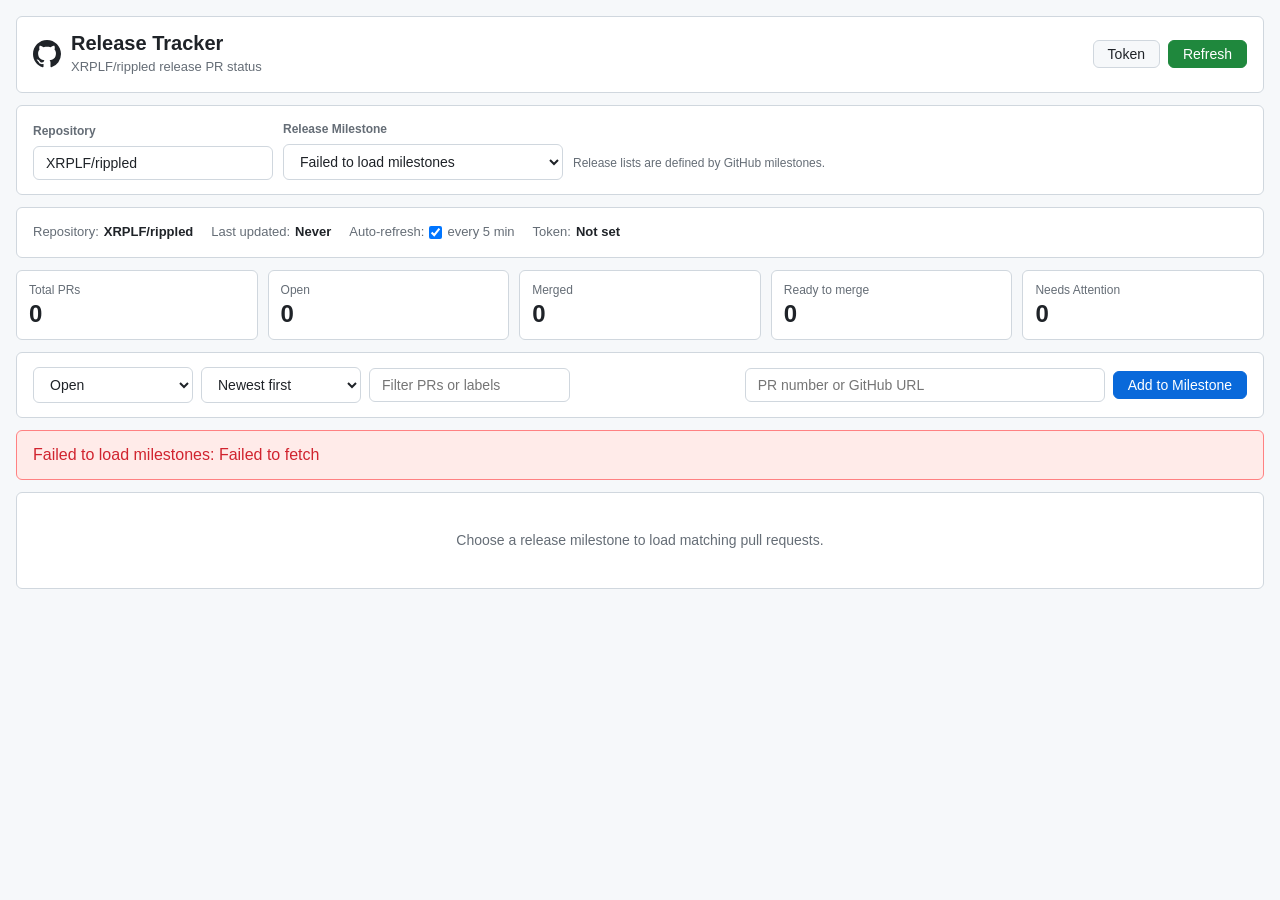
<file: release-tracker.html>
<!doctype html>
<html lang="en">
    <head>
        <meta charset="UTF-8" />
        <meta name="viewport" content="width=device-width, initial-scale=1.0" />
        <title>Release Tracker</title>
        <link rel="icon" type="image/svg+xml" href="favicon.svg" />
        <link rel="stylesheet" href="shared-styles.css" />
        <style>
            body {
                background-color: #f6f8fa;
                color: #1f2328;
                min-height: 100vh;
            }

            .container {
                max-width: 1280px;
                margin: 0 auto;
                padding: 16px;
            }

            .header {
                background-color: #ffffff;
                border: 1px solid #d0d7de;
                border-radius: 6px;
                padding: 14px 16px;
                display: flex;
                align-items: center;
                justify-content: space-between;
                gap: 16px;
            }

            .header-left {
                display: flex;
                align-items: center;
                gap: 10px;
                min-width: 0;
            }

            .github-icon {
                width: 28px;
                height: 28px;
                fill: #1f2328;
                flex-shrink: 0;
            }

            .title-block {
                min-width: 0;
            }

            .header-title {
                font-size: 20px;
                font-weight: 600;
                color: #1f2328;
                line-height: 1.2;
            }

            .header-subtitle {
                font-size: 13px;
                color: #656d76;
                margin-top: 2px;
            }

            .header-controls {
                display: flex;
                align-items: center;
                gap: 8px;
                flex-wrap: wrap;
                justify-content: flex-end;
            }

            .panel {
                background-color: #ffffff;
                border: 1px solid #d0d7de;
                border-radius: 6px;
                margin-top: 12px;
                padding: 14px 16px;
            }

            .release-form {
                display: grid;
                grid-template-columns: minmax(160px, 240px) minmax(180px, 280px) 1fr;
                gap: 10px;
                align-items: end;
            }

            .field label {
                display: block;
                margin-bottom: 5px;
                font-size: 12px;
                font-weight: 600;
                color: #656d76;
            }

            .query-preview {
                font-size: 12px;
                color: #656d76;
                padding-bottom: 7px;
                min-width: 0;
            }

            .query-preview code {
                background-color: #f6f8fa;
                border: 1px solid #d0d7de;
                border-radius: 4px;
                padding: 2px 5px;
                color: #1f2328;
                overflow-wrap: anywhere;
            }

            .token-input-container {
                display: none;
                gap: 8px;
                align-items: center;
                margin-top: 12px;
                padding-top: 12px;
                border-top: 1px solid #d0d7de;
            }

            .token-input-container.visible {
                display: flex;
            }

            .token-input-container input {
                flex: 1;
            }

            .status-bar {
                display: flex;
                gap: 18px;
                flex-wrap: wrap;
                align-items: center;
                font-size: 13px;
                color: #656d76;
            }

            .status-item {
                display: inline-flex;
                align-items: center;
                gap: 5px;
            }

            .status-item strong {
                color: #1f2328;
            }

            .summary-grid {
                display: grid;
                grid-template-columns: repeat(5, minmax(130px, 1fr));
                gap: 10px;
                margin-top: 12px;
            }

            .summary-tile {
                background-color: #ffffff;
                border: 1px solid #d0d7de;
                border-radius: 6px;
                padding: 12px;
                cursor: pointer;
                text-align: left;
                transition:
                    border-color 0.15s,
                    box-shadow 0.15s;
            }

            .summary-tile:hover,
            .summary-tile:focus {
                border-color: #0969da;
                box-shadow: 0 0 0 3px rgba(9, 105, 218, 0.1);
                outline: none;
            }

            .summary-label {
                font-size: 12px;
                color: #656d76;
            }

            .summary-value {
                font-size: 24px;
                font-weight: 600;
                color: #1f2328;
                line-height: 1.1;
                margin-top: 4px;
            }

            .toolbar {
                display: flex;
                justify-content: space-between;
                align-items: center;
                gap: 12px;
                flex-wrap: wrap;
            }

            .add-pr-form {
                display: flex;
                gap: 8px;
                align-items: center;
                flex: 1;
                min-width: 280px;
                justify-content: flex-end;
            }

            .add-pr-form input {
                max-width: 360px;
            }

            .filter-controls {
                display: flex;
                gap: 8px;
                align-items: center;
                flex-wrap: wrap;
            }

            .filter-controls select,
            .filter-controls input {
                width: auto;
                min-width: 160px;
            }

            .pr-list {
                display: flex;
                flex-direction: column;
                gap: 8px;
                margin-top: 12px;
            }

            .pr-card {
                background-color: #ffffff;
                border: 1px solid #d0d7de;
                border-radius: 6px;
                padding: 14px 16px;
                transition:
                    border-color 0.15s,
                    box-shadow 0.15s;
            }

            .pr-card:hover {
                border-color: #afb8c1;
                box-shadow: 0 1px 3px rgba(31, 35, 40, 0.12);
            }

            .pr-card.closed {
                opacity: 0.82;
            }

            .pr-card.merged {
                border-left: 4px solid #8250df;
            }

            .pr-card.open {
                border-left: 4px solid #1a7f37;
            }

            .pr-card.draft {
                border-left-color: #656d76;
            }

            .pr-card-grid {
                display: grid;
                grid-template-columns: minmax(0, 1fr) minmax(190px, 260px);
                gap: 16px;
                align-items: start;
            }

            .pr-main {
                min-width: 0;
            }

            .pr-header {
                display: flex;
                align-items: flex-start;
                justify-content: space-between;
                gap: 12px;
            }

            .pr-title-row {
                display: flex;
                align-items: center;
                gap: 7px;
                flex-wrap: wrap;
            }

            .pr-title {
                color: #0969da;
                text-decoration: none;
                font-size: 15px;
                font-weight: 600;
                line-height: 1.35;
            }

            .pr-title:hover {
                text-decoration: underline;
            }

            .pr-number {
                color: #656d76;
                font-size: 14px;
            }

            .pr-actions {
                display: flex;
                gap: 6px;
                flex-shrink: 0;
            }

            .icon-button {
                width: 30px;
                height: 30px;
                padding: 0;
                justify-content: center;
            }

            .pr-meta {
                display: flex;
                align-items: center;
                gap: 12px;
                flex-wrap: wrap;
                color: #656d76;
                font-size: 12px;
                margin-top: 5px;
            }

            .branch-info {
                display: flex;
                align-items: center;
                gap: 8px;
                flex-wrap: wrap;
                margin-top: 8px;
                padding: 7px 10px;
                background-color: #f6f8fa;
                border-radius: 4px;
                font-size: 11px;
                font-family: ui-monospace, SFMono-Regular, 'SF Mono', Menlo, Consolas, monospace;
            }

            .branch-info code {
                background-color: #ffffff;
                border: 1px solid #d0d7de;
                border-radius: 3px;
                padding: 1px 5px;
            }

            .pr-badges {
                display: flex;
                gap: 6px;
                flex-wrap: wrap;
                margin-top: 8px;
                align-items: center;
            }

            .badge {
                display: inline-flex;
                align-items: center;
                gap: 4px;
                padding: 3px 8px;
                border-radius: 999px;
                font-size: 12px;
                font-weight: 500;
                border: 1px solid transparent;
                white-space: nowrap;
            }

            .badge-success {
                background-color: #dafbe1;
                color: #1a7f37;
                border-color: #aceebb;
            }

            .badge-warning {
                background-color: #fff8c5;
                color: #9a6700;
                border-color: #d4a72c;
            }

            .badge-danger {
                background-color: #ffebe9;
                color: #d1242f;
                border-color: #ff8182;
            }

            .badge-merged {
                background-color: #fbefff;
                color: #8250df;
                border-color: #d8b9ff;
            }

            .badge-neutral {
                background-color: #eaeef2;
                color: #656d76;
                border-color: #d0d7de;
            }

            .label-badge {
                border-color: rgba(31, 35, 40, 0.15);
            }

            .review-panel {
                background-color: #f6f8fa;
                border: 1px solid #d0d7de;
                border-radius: 6px;
                padding: 8px;
                min-width: 0;
            }

            .review-panel-title {
                font-size: 11px;
                font-weight: 600;
                color: #656d76;
                margin-bottom: 4px;
                text-transform: uppercase;
            }

            .review-row {
                display: flex;
                align-items: center;
                justify-content: space-between;
                gap: 10px;
                padding: 5px 4px;
                font-size: 12px;
                color: #1f2328;
                min-width: 0;
            }

            .review-row + .review-row {
                border-top: 1px solid #eaeef2;
            }

            .reviewer-name {
                min-width: 0;
                overflow: hidden;
                text-overflow: ellipsis;
                white-space: nowrap;
            }

            .review-status {
                flex-shrink: 0;
                font-size: 11px;
                font-weight: 600;
            }

            .review-status.approved {
                color: #1a7f37;
            }
            .review-status.changes_requested {
                color: #d1242f;
            }
            .review-status.commented {
                color: #0969da;
            }
            .review-status.requested {
                color: #9a6700;
            }

            .loading,
            .empty-state {
                background-color: #ffffff;
                border: 1px solid #d0d7de;
                border-radius: 6px;
                padding: 36px 20px;
                text-align: center;
                color: #656d76;
                font-size: 14px;
            }

            .error-banner {
                display: none;
                background-color: #ffebe9;
                border: 1px solid #ff8182;
                color: #d1242f;
                border-radius: 6px;
                padding: 12px 16px;
                margin-top: 12px;
                line-height: 1.5;
            }

            @media (max-width: 900px) {
                .header {
                    align-items: flex-start;
                    flex-direction: column;
                }

                .header-controls {
                    justify-content: flex-start;
                }

                .release-form {
                    grid-template-columns: 1fr;
                }

                .summary-grid {
                    grid-template-columns: repeat(2, minmax(130px, 1fr));
                }

                .toolbar,
                .add-pr-form {
                    align-items: stretch;
                    flex-direction: column;
                    justify-content: flex-start;
                }

                .add-pr-form input,
                .filter-controls select,
                .filter-controls input {
                    max-width: none;
                    width: 100%;
                }

                .pr-card-grid {
                    grid-template-columns: 1fr;
                }
            }

            @media (prefers-color-scheme: dark) {
                body {
                    background-color: #0d1117;
                    color: #e6edf3;
                }

                .header,
                .panel,
                .summary-tile,
                .pr-card,
                .loading,
                .empty-state {
                    background-color: #161b22;
                    border-color: #30363d;
                }

                .github-icon {
                    fill: #e6edf3;
                }

                .header-title,
                .summary-value,
                .status-item strong,
                .query-preview code {
                    color: #e6edf3;
                }

                .header-subtitle,
                .field label,
                .query-preview,
                .status-bar,
                .summary-label,
                .pr-number,
                .pr-meta,
                .empty-state,
                .loading {
                    color: #8b949e;
                }

                .token-input-container,
                .error-banner {
                    border-color: #30363d;
                }

                .query-preview code,
                .branch-info {
                    background-color: #0d1117;
                    border-color: #30363d;
                }

                .branch-info code {
                    background-color: #161b22;
                    border-color: #30363d;
                }

                .pr-title {
                    color: #58a6ff;
                }

                .badge-neutral {
                    background-color: #21262d;
                    color: #8b949e;
                    border-color: #30363d;
                }

                .review-panel {
                    background-color: #0d1117;
                    border-color: #30363d;
                }

                .review-panel-title {
                    color: #8b949e;
                }

                .review-row {
                    color: #e6edf3;
                }

                .review-row + .review-row {
                    border-top-color: #30363d;
                }
            }
        </style>
    </head>
    <body>
        <div class="container">
            <div class="header">
                <div class="header-left">
                    <svg class="github-icon" viewBox="0 0 16 16" aria-hidden="true">
                        <path
                            fill-rule="evenodd"
                            d="M8 0C3.58 0 0 3.58 0 8c0 3.54 2.29 6.53 5.47 7.59.4.07.55-.17.55-.38 0-.19-.01-.82-.01-1.49-2.01.37-2.53-.49-2.69-.94-.09-.23-.48-.94-.82-1.13-.28-.15-.68-.52-.01-.53.63-.01 1.08.58 1.23.82.72 1.21 1.87.87 2.33.66.07-.52.28-.87.51-1.07-1.78-.2-3.64-.89-3.64-3.95 0-.87.31-1.59.82-2.15-.08-.2-.36-1.02.08-2.12 0 0 .67-.21 2.2.82.64-.18 1.32-.27 2-.27.68 0 1.36.09 2 .27 1.53-1.04 2.2-.82 2.2-.82.44 1.1.16 1.92.08 2.12.51.56.82 1.27.82 2.15 0 3.07-1.87 3.75-3.65 3.95.29.25.54.73.54 1.48 0 1.07-.01 1.93-.01 2.2 0 .21.15.46.55.38A8.013 8.013 0 0016 8c0-4.42-3.58-8-8-8z"
                        ></path>
                    </svg>
                    <div class="title-block">
                        <div class="header-title">Release Tracker</div>
                        <div class="header-subtitle" id="headerSubtitle">
                            Release PR status by milestone
                        </div>
                    </div>
                </div>
                <div class="header-controls">
                    <button class="btn" id="toggleToken" title="Configure GitHub token">
                        Token
                    </button>
                    <button class="btn btn-primary" id="refreshBtn">Refresh</button>
                </div>
            </div>

            <div class="panel">
                <div class="release-form">
                    <div class="field">
                        <label for="repoInput">Repository</label>
                        <input
                            type="text"
                            id="repoInput"
                            placeholder="owner/repo"
                            autocomplete="off"
                            spellcheck="false"
                        />
                    </div>
                    <div class="field">
                        <label for="releaseSelect">Release Milestone</label>
                        <select id="releaseSelect">
                            <option value="">Loading milestones...</option>
                        </select>
                    </div>
                    <div class="query-preview" id="queryPreview"></div>
                </div>
                <div class="token-input-container" id="tokenContainer">
                    <input
                        type="password"
                        id="tokenInput"
                        placeholder="GitHub Personal Access Token"
                    />
                    <button class="btn" id="saveToken" type="button">Save</button>
                </div>
            </div>

            <div class="panel status-bar">
                <div class="status-item">
                    <span>Repository:</span>
                    <strong id="repoLabel">XRPLF/rippled</strong>
                </div>
                <div class="status-item">
                    <span>Last updated:</span>
                    <strong id="lastUpdated">Never</strong>
                </div>
                <div class="status-item">
                    <span>Auto-refresh:</span>
                    <input type="checkbox" id="autoRefresh" checked />
                    <label for="autoRefresh">every 5 min</label>
                </div>
                <div class="status-item">
                    <span>Token:</span>
                    <strong id="tokenStatus">Not set</strong>
                </div>
            </div>

            <div class="summary-grid" id="summaryGrid">
                <button class="summary-tile" type="button" data-summary-filter="total">
                    <div class="summary-label">Total PRs</div>
                    <div class="summary-value" id="totalCount">0</div>
                </button>
                <button class="summary-tile" type="button" data-summary-filter="open">
                    <div class="summary-label">Open</div>
                    <div class="summary-value" id="openCount">0</div>
                </button>
                <button class="summary-tile" type="button" data-summary-filter="merged">
                    <div class="summary-label">Merged</div>
                    <div class="summary-value" id="mergedCount">0</div>
                </button>
                <button class="summary-tile" type="button" data-summary-filter="ready">
                    <div class="summary-label">Ready to merge</div>
                    <div class="summary-value" id="readyToMergeCount">0</div>
                </button>
                <button class="summary-tile" type="button" data-summary-filter="attention">
                    <div class="summary-label">Needs Attention</div>
                    <div class="summary-value" id="attentionCount">0</div>
                </button>
            </div>

            <div class="panel toolbar">
                <div class="filter-controls">
                    <select id="statusFilter" aria-label="Filter by status">
                        <option value="all">All statuses</option>
                        <option value="open" selected>Open</option>
                        <option value="draft">Draft</option>
                        <option value="merged">Merged</option>
                        <option value="closed">Closed</option>
                        <option value="attention">Needs attention</option>
                        <option value="ready">Ready to merge</option>
                    </select>
                    <select id="sortMode" aria-label="Sort pull requests">
                        <option value="number-desc">Newest first</option>
                        <option value="number-asc">Oldest first</option>
                        <option value="updated-desc">Recently updated</option>
                        <option value="ci">CI status</option>
                        <option value="approvals">Approvals</option>
                    </select>
                    <input type="search" id="searchInput" placeholder="Filter PRs or labels" />
                </div>
                <form class="add-pr-form" id="addPrForm">
                    <input
                        type="text"
                        id="addPrInput"
                        placeholder="PR number or GitHub URL"
                        autocomplete="off"
                    />
                    <button class="btn btn-secondary" type="submit">Add to Milestone</button>
                </form>
            </div>

            <div id="error" class="error-banner"></div>
            <div id="prList" class="pr-list">
                <div class="empty-state">
                    Choose a release milestone to load matching pull requests.
                </div>
            </div>
        </div>

        <script src="shared-utils.js"></script>
        <script>
            const DEFAULT_REPO = 'XRPLF/rippled';
            const REPO_KEY = 'release_tracker_repo';
            const RELEASE_KEY = 'rippled_release_tracker_release';
            const CACHE_KEY = 'rippled_release_tracker_cache';
            const CACHE_VERSION = 'all-prs-v5';
            const FETCH_CONCURRENCY = 8;
            const API_BASE = 'https://api.github.com';
            const APPROVAL_EXCLUDED_REVIEWERS = new Set(['xrplf-ai-reviewer[bot]', 'Copilot']);
            const READY_LABEL = 'Ready to merge';
            const COPILOT_REVIEWERS = new Set([
                'Copilot',
                'copilot-pull-request-reviewer[bot]',
                'github-copilot[bot]',
            ]);

            let prs = [];
            let milestones = [];
            let repoOwner = '';
            let repoName = '';
            let releaseName = getReleaseFromHash() || localStorage.getItem(RELEASE_KEY) || '';

            function repoSlug() {
                return `${repoOwner}/${repoName}`;
            }

            function getReleaseFromHash() {
                const hash = window.location.hash.replace(/^#/, '');
                if (!hash) return '';
                try {
                    return decodeURIComponent(hash);
                } catch {
                    return hash;
                }
            }

            function setReleaseHash(release) {
                const target = release ? `#${encodeURIComponent(release)}` : '#';
                if (window.location.hash !== target) {
                    window.location.hash = target;
                }
            }

            const FILTER_DEFAULTS = { status: 'open', sort: 'number-desc', q: '' };

            function applyFiltersFromURL() {
                const params = new URLSearchParams(window.location.search);
                const status = params.get('status');
                const sort = params.get('sort');
                const q = params.get('q');
                const statusSelect = document.getElementById('statusFilter');
                const sortSelect = document.getElementById('sortMode');
                if (status && [...statusSelect.options].some((option) => option.value === status)) {
                    statusSelect.value = status;
                }
                if (sort && [...sortSelect.options].some((option) => option.value === sort)) {
                    sortSelect.value = sort;
                }
                if (q !== null) document.getElementById('searchInput').value = q;
            }

            function updateFilterParams() {
                const params = new URLSearchParams(window.location.search);
                const values = {
                    status: document.getElementById('statusFilter').value,
                    sort: document.getElementById('sortMode').value,
                    q: document.getElementById('searchInput').value.trim(),
                };
                Object.entries(values).forEach(([key, value]) => {
                    if (value && value !== FILTER_DEFAULTS[key]) params.set(key, value);
                    else params.delete(key);
                });
                const query = params.toString();
                const newUrl = `${window.location.pathname}${query ? `?${query}` : ''}${window.location.hash}`;
                history.replaceState(null, '', newUrl);
            }

            function cacheKey() {
                return `${CACHE_KEY}:${CACHE_VERSION}:${repoSlug()}:${releaseName.trim() || 'default'}`;
            }

            function compactPR(pr) {
                return {
                    number: pr.number,
                    title: pr.title,
                    html_url: pr.html_url,
                    state: pr.state,
                    draft: pr.draft,
                    merged_at: pr.merged_at,
                    mergeable: pr.mergeable,
                    mergeable_state: pr.mergeable_state,
                    updated_at: pr.updated_at,
                    changed_files: pr.changed_files,
                    commits: pr.commits,
                    comments: pr.comments,
                    review_comments: pr.review_comments,
                    additions: pr.additions,
                    deletions: pr.deletions,
                    user: pr.user ? { login: pr.user.login } : null,
                    head: pr.head ? { ref: pr.head.ref, sha: pr.head.sha } : null,
                    base: pr.base ? { ref: pr.base.ref } : null,
                    labels: (pr.labels || []).map((label) => ({
                        name: label.name,
                        color: label.color,
                    })),
                    requested_reviewers: (pr.requested_reviewers || []).map((user) => ({
                        login: user.login,
                    })),
                    requested_teams: (pr.requested_teams || []).map((team) => ({
                        slug: team.slug,
                    })),
                    ciStatus: pr.ciStatus,
                    reviews: pr.reviews,
                    copilotReview: pr.copilotReview,
                };
            }

            function clearReleaseCaches() {
                Object.keys(localStorage)
                    .filter((key) => key.startsWith(`${CACHE_KEY}:`))
                    .forEach((key) => localStorage.removeItem(key));
            }

            function savePRsToCache() {
                const key = cacheKey();
                const compact = JSON.stringify(prs.map(compactPR));
                try {
                    localStorage.setItem(key, compact);
                } catch (error) {
                    clearReleaseCaches();
                    try {
                        localStorage.setItem(key, compact);
                    } catch (retryError) {
                        console.warn('Release tracker cache skipped:', retryError);
                    }
                }
            }

            function readCachedPRs() {
                try {
                    return JSON.parse(localStorage.getItem(cacheKey()) || '[]');
                } catch {
                    return [];
                }
            }

            function loadPRsFromCache() {
                const cached = localStorage.getItem(cacheKey());
                if (!cached) return false;
                try {
                    prs = JSON.parse(cached);
                    renderPRs();
                    return true;
                } catch {
                    localStorage.removeItem(cacheKey());
                    return false;
                }
            }

            function normalizeRelease(value) {
                return value.trim();
            }

            function buildQuery(release, state) {
                return `repo:${repoSlug()} is:pr is:${state} milestone:"${release.replace(/"/g, '\\"')}"`;
            }

            // Scoped to open PRs, so the summary tile's number and the list it filters to agree.
            function isReadyToMerge(pr) {
                return (
                    pr.state === 'open' &&
                    !pr.merged_at &&
                    (pr.labels || []).some((label) => label.name === READY_LABEL)
                );
            }

            function updateQueryPreview() {
                const value = normalizeRelease(document.getElementById('releaseSelect').value);
                const preview = document.getElementById('queryPreview');
                if (!value) {
                    preview.textContent = 'Release lists are defined by GitHub milestones.';
                    return;
                }
                preview.innerHTML = `Searching all PRs in <code>${escapeHtml(repoSlug())}</code> with <code>milestone:"${escapeHtml(value)}"</code>.`;
            }

            function updateRepoDisplay() {
                document.getElementById('repoLabel').textContent = repoSlug();
                document.getElementById('headerSubtitle').textContent =
                    `${repoSlug()} release PR status`;
            }

            function selectedMilestone() {
                const title = normalizeRelease(document.getElementById('releaseSelect').value);
                return milestones.find((milestone) => milestone.title === title) || null;
            }

            async function fetchMilestones() {
                const allMilestones = [];
                for (let page = 1; page <= 5; page++) {
                    const url = `${API_BASE}/repos/${repoSlug()}/milestones?state=open&sort=due_on&direction=desc&per_page=100&page=${page}`;
                    const data = await githubRequest(url);
                    allMilestones.push(...data);
                    if (data.length < 100) break;
                }
                return allMilestones;
            }

            function renderMilestoneOptions() {
                const select = document.getElementById('releaseSelect');
                const previous = releaseName || select.value;

                if (milestones.length === 0) {
                    select.innerHTML = '<option value="">No milestones found</option>';
                    updateQueryPreview();
                    return;
                }

                select.innerHTML = [
                    '<option value="">Choose a milestone...</option>',
                    ...milestones.map((milestone) => {
                        // GitHub's milestone counts include both issues and PRs, so
                        // they can differ from the PR-only totals in the summary tiles.
                        const details = [
                            `${milestone.open_issues} open`,
                            `${milestone.closed_issues} closed`,
                        ].join(', ');
                        const detailsLabel = `${details} — issues + PRs`;
                        return `<option value="${escapeHtml(milestone.title)}" title="${escapeHtml(detailsLabel)}">${escapeHtml(milestone.title)} (${escapeHtml(detailsLabel)})</option>`;
                    }),
                ].join('');

                if (previous && milestones.some((milestone) => milestone.title === previous)) {
                    select.value = previous;
                } else if (previous) {
                    releaseName = '';
                    localStorage.removeItem(RELEASE_KEY);
                }
                updateQueryPreview();
            }

            async function loadMilestones() {
                const select = document.getElementById('releaseSelect');
                select.innerHTML = '<option value="">Loading milestones...</option>';
                try {
                    milestones = await fetchMilestones();
                    renderMilestoneOptions();
                } catch (error) {
                    console.error('Error fetching milestones:', error);
                    select.innerHTML = '<option value="">Failed to load milestones</option>';
                    document.getElementById('error').textContent =
                        `Failed to load milestones: ${error.message}`;
                    document.getElementById('error').style.display = 'block';
                    updateQueryPreview();
                }
            }

            async function searchPRNumbers(release, state, limit = Infinity) {
                const found = new Set();
                const query = buildQuery(release, state);
                const maxPages = Number.isFinite(limit) ? Math.ceil(limit / 100) : 10;
                for (let page = 1; page <= maxPages; page++) {
                    const url = `${API_BASE}/search/issues?q=${encodeURIComponent(query)}&per_page=100&page=${page}&sort=updated&order=desc`;
                    const data = await githubRequest(url);
                    for (const item of data.items || []) {
                        if (found.size >= limit) break;
                        found.add(item.number);
                    }
                    if (!data.items || data.items.length < 100 || found.size >= limit) break;
                }
                return [...found].sort((a, b) => b - a);
            }

            async function searchPRNumbersForRelease(release) {
                const [open, closed] = await Promise.all([
                    searchPRNumbers(release, 'open'),
                    searchPRNumbers(release, 'closed'),
                ]);
                return {
                    numbers: [...new Set([...open, ...closed])].sort((a, b) => b - a),
                    closed: new Set(closed),
                };
            }

            async function fetchPR(number) {
                return githubRequest(`${API_BASE}/repos/${repoSlug()}/pulls/${number}`);
            }

            async function fetchCIStatus(sha) {
                try {
                    const [checksData, statusData] = await Promise.all([
                        githubRequest(`${API_BASE}/repos/${repoSlug()}/commits/${sha}/check-runs`),
                        githubRequest(`${API_BASE}/repos/${repoSlug()}/commits/${sha}/status`),
                    ]);

                    let successCount = 0;
                    let failureCount = 0;
                    let pendingCount = 0;
                    const failedChecks = [];

                    (checksData.check_runs || []).forEach((check) => {
                        if (
                            check.conclusion === 'success' ||
                            check.conclusion === 'skipped' ||
                            check.conclusion === 'neutral'
                        )
                            successCount++;
                        else if (
                            ['failure', 'timed_out', 'cancelled', 'action_required'].includes(
                                check.conclusion,
                            )
                        ) {
                            failureCount++;
                            failedChecks.push({ name: check.name, url: check.html_url });
                        } else if (
                            check.status === 'in_progress' ||
                            check.status === 'queued' ||
                            check.status === 'waiting'
                        ) {
                            pendingCount++;
                        }
                    });

                    (statusData.statuses || []).forEach((status) => {
                        if (status.state === 'success') successCount++;
                        else if (status.state === 'failure' || status.state === 'error') {
                            failureCount++;
                            failedChecks.push({
                                name: status.context,
                                url: status.target_url || statusData.target_url,
                            });
                        } else if (status.state === 'pending') {
                            pendingCount++;
                        }
                    });

                    return {
                        totalCount:
                            (checksData.total_count || 0) + (statusData.statuses || []).length,
                        successCount,
                        failureCount,
                        pendingCount,
                        failedChecks,
                    };
                } catch (error) {
                    console.error('Error fetching CI status:', error);
                    return null;
                }
            }

            async function fetchReviews(prNumber) {
                try {
                    const reviews = [];
                    for (let page = 1; page <= 5; page++) {
                        const data = await githubRequest(
                            `${API_BASE}/repos/${repoSlug()}/pulls/${prNumber}/reviews?per_page=100&page=${page}`,
                        );
                        reviews.push(...data);
                        if (data.length < 100) break;
                    }
                    const decisiveStates = {};
                    const latestStates = {};
                    const copilotReviews = [];
                    reviews.forEach((review) => {
                        if (review.state !== 'PENDING' && review.user) {
                            latestStates[review.user.login] = review.state;
                            if (review.state !== 'COMMENTED') {
                                decisiveStates[review.user.login] = review.state;
                            }
                            if (COPILOT_REVIEWERS.has(review.user.login)) {
                                copilotReviews.push({
                                    user: review.user.login,
                                    state: review.state,
                                    commitId: review.commit_id,
                                    submittedAt: review.submitted_at,
                                });
                            }
                        }
                    });

                    const countsAsApproval = (user) => !APPROVAL_EXCLUDED_REVIEWERS.has(user);

                    return {
                        approvals: Object.entries(decisiveStates)
                            .filter(
                                ([user, state]) => state === 'APPROVED' && countsAsApproval(user),
                            )
                            .map(([user]) => user),
                        changesRequested: Object.entries(decisiveStates)
                            .filter(([, state]) => state === 'CHANGES_REQUESTED')
                            .map(([user]) => user),
                        reviewers: Object.entries(latestStates).map(([user, state]) => ({
                            user,
                            state,
                        })),
                        copilotReviews,
                    };
                } catch (error) {
                    console.error('Error fetching reviews:', error);
                    return {
                        approvals: [],
                        changesRequested: [],
                        reviewers: [],
                        copilotReviews: [],
                    };
                }
            }

            async function fetchPRCommits(prNumber) {
                const commits = [];
                for (let page = 1; page <= 3; page++) {
                    const data = await githubRequest(
                        `${API_BASE}/repos/${repoSlug()}/pulls/${prNumber}/commits?per_page=100&page=${page}`,
                    );
                    commits.push(...data);
                    if (data.length < 100) break;
                }
                return commits;
            }

            function isMergeCommit(commit) {
                return (commit.parents || []).length > 1;
            }

            function getCopilotReviewStatus(pr, reviews, commits) {
                const relevantCommits = commits.filter((commit) => !isMergeCommit(commit));
                const latestChange =
                    relevantCommits[relevantCommits.length - 1] ||
                    commits[commits.length - 1] ||
                    null;
                const copilotReviews = reviews.copilotReviews || [];
                const hasCopilotReviewer = (reviews.reviewers || []).some((review) =>
                    COPILOT_REVIEWERS.has(review.user),
                );
                const latestCopilotReview = [...copilotReviews]
                    .reverse()
                    .find((review) => review.commitId);

                if (!latestChange) {
                    return {
                        state: 'unknown',
                        label: 'Copilot unknown',
                        detail: 'Could not identify latest PR change',
                    };
                }
                if (!hasCopilotReviewer) {
                    return {
                        state: 'missing',
                        label: 'No Copilot review',
                        detail: 'No Copilot review found for PR commits',
                    };
                }
                if (!latestCopilotReview) {
                    return {
                        state: 'unknown',
                        label: 'Copilot unknown',
                        detail: 'Copilot reviewed this PR, but no review commit was available',
                    };
                }
                if (latestCopilotReview.commitId !== latestChange.sha) {
                    return {
                        state: 'stale',
                        label: 'Copilot stale',
                        detail: `Last reviewed ${latestCopilotReview.commitId.slice(0, 7)}; latest change is ${latestChange.sha.slice(0, 7)}`,
                    };
                }
                return {
                    state: 'current',
                    label: 'Copilot current',
                    detail: `Reviewed latest change ${latestChange.sha.slice(0, 7)}`,
                };
            }

            async function enrichPR(pr) {
                // Merged/closed PRs are done — CI and Copilot freshness are no longer
                // actionable, so skip those calls. Reviews are kept for approval history.
                if (pr.merged_at || pr.state === 'closed') {
                    const reviews = await fetchReviews(pr.number);
                    return { ...pr, ciStatus: null, reviews, copilotReview: null };
                }
                const [ciStatus, reviews, commits] = await Promise.all([
                    fetchCIStatus(pr.head.sha),
                    fetchReviews(pr.number),
                    fetchPRCommits(pr.number),
                ]);
                return {
                    ...pr,
                    ciStatus,
                    reviews,
                    copilotReview: getCopilotReviewStatus(pr, reviews, commits),
                };
            }

            async function fetchAllPRs(isAutoRefresh = false) {
                const release = normalizeRelease(document.getElementById('releaseSelect').value);
                if (!release) {
                    showToast('Choose a milestone first', 'error');
                    return;
                }

                releaseName = release;
                localStorage.setItem(RELEASE_KEY, releaseName);
                setReleaseHash(releaseName);
                document.getElementById('error').style.display = 'none';
                if (!isAutoRefresh)
                    document.getElementById('prList').innerHTML =
                        '<div class="loading">Loading release PRs...</div>';

                try {
                    const { numbers, closed } = await searchPRNumbersForRelease(releaseName);
                    if (numbers.length === 0) {
                        prs = [];
                        savePRsToCache();
                        document.getElementById('lastUpdated').textContent =
                            new Date().toLocaleTimeString();
                        renderPRs();
                        return;
                    }

                    // A closed PR's data no longer changes, so reuse its cached copy instead of
                    // refetching it on every refresh.
                    const cachedClosed = new Map(
                        readCachedPRs()
                            .filter((pr) => pr.state === 'closed')
                            .map((pr) => [pr.number, pr]),
                    );
                    prs = await mapWithConcurrency(
                        numbers,
                        FETCH_CONCURRENCY,
                        async (number) =>
                            (closed.has(number) && cachedClosed.get(number)) ||
                            enrichPR(await fetchPR(number)),
                    );
                    savePRsToCache();
                    document.getElementById('lastUpdated').textContent =
                        new Date().toLocaleTimeString();
                    renderPRs();
                    if (isAutoRefresh) showToast('Release tracker refreshed', 'success');
                } catch (error) {
                    console.error('Error fetching release PRs:', error);
                    document.getElementById('error').textContent = error.message;
                    document.getElementById('error').style.display = 'block';

                    if (loadPRsFromCache()) {
                        showToast('Showing cached release data', 'info');
                    } else {
                        document.getElementById('prList').innerHTML =
                            '<div class="empty-state">Failed to load release PRs.</div>';
                    }
                }
            }

            function ciState(pr) {
                const ci = pr.ciStatus;
                if (!ci || ci.totalCount === 0) return 'none';
                if (ci.failureCount > 0) return 'failure';
                if (ci.pendingCount > 0) return 'pending';
                return 'success';
            }

            function needsAttention(pr) {
                if (pr.merged_at || pr.state === 'closed') return false;
                return (
                    pr.draft ||
                    pr.reviews?.changesRequested?.length > 0 ||
                    pr.copilotReview?.state === 'missing' ||
                    pr.copilotReview?.state === 'stale' ||
                    ciState(pr) === 'failure' ||
                    ciState(pr) === 'pending' ||
                    pr.mergeable === false ||
                    pr.mergeable_state === 'dirty' ||
                    pr.mergeable_state === 'blocked'
                );
            }

            function renderStateBadge(pr) {
                if (pr.merged_at) return '<span class="badge badge-merged">Merged</span>';
                if (pr.state === 'closed') return '<span class="badge badge-neutral">Closed</span>';
                if (pr.draft) return '<span class="badge badge-neutral">Draft</span>';
                if (pr.mergeable === false || pr.mergeable_state === 'dirty')
                    return '<span class="badge badge-danger">Conflicts</span>';
                if (pr.mergeable_state === 'blocked')
                    return '<span class="badge badge-warning">Blocked</span>';
                return '<span class="badge badge-success">Open</span>';
            }

            function renderCIStatus(pr) {
                const ci = pr.ciStatus;
                if (!ci) return '<span class="badge badge-neutral">CI unknown</span>';
                if (ci.failureCount > 0) {
                    const failedUrl = ci.failedChecks[0]?.url || `${pr.html_url}/checks`;
                    const failedNames = ci.failedChecks
                        .map((check) => check.name)
                        .slice(0, 4)
                        .join(', ');
                    return `<a class="badge badge-danger" href="${escapeHtml(failedUrl)}" target="_blank" title="${escapeHtml(failedNames)}">${ci.failureCount} failed</a>`;
                }
                if (ci.pendingCount > 0)
                    return `<span class="badge badge-warning">${ci.pendingCount} pending</span>`;
                if (ci.successCount > 0)
                    return `<span class="badge badge-success">${ci.successCount} passed</span>`;
                return '<span class="badge badge-neutral">No CI</span>';
            }

            function renderCopilotReview(pr) {
                const status = pr.copilotReview;
                if (!status || status.state === 'unknown') {
                    return '<span class="badge badge-neutral" title="Copilot review freshness could not be determined">Copilot unknown</span>';
                }
                if (status.state === 'current') {
                    return `<span class="badge badge-success" title="${escapeHtml(status.detail)}">Copilot current</span>`;
                }
                if (status.state === 'stale') {
                    return `<span class="badge badge-warning" title="${escapeHtml(status.detail)}">Copilot stale</span>`;
                }
                return `<span class="badge badge-danger" title="${escapeHtml(status.detail)}">No Copilot review</span>`;
            }

            function renderApprovals(pr) {
                const reviews = pr.reviews || { approvals: [], changesRequested: [] };
                const badges = [];
                if (reviews.approvals.length > 0) {
                    badges.push(
                        `<span class="badge badge-success" title="Approved by ${escapeHtml(reviews.approvals.join(', '))}">${reviews.approvals.length} approval${reviews.approvals.length === 1 ? '' : 's'}</span>`,
                    );
                } else {
                    badges.push('<span class="badge badge-neutral">0 approvals</span>');
                }
                if (reviews.changesRequested.length > 0) {
                    badges.push(
                        `<span class="badge badge-danger" title="Changes requested by ${escapeHtml(reviews.changesRequested.join(', '))}">Changes requested: ${reviews.changesRequested.length}</span>`,
                    );
                }
                return badges.join('');
            }

            function reviewStatusLabel(state) {
                const labels = {
                    APPROVED: 'Approved',
                    CHANGES_REQUESTED: 'Changes requested',
                    COMMENTED: 'Commented',
                    REQUESTED: 'Requested',
                };
                return labels[state] || state.replace(/_/g, ' ').toLowerCase();
            }

            function reviewStatusClass(state) {
                return state.toLowerCase();
            }

            function reviewerRows(pr) {
                const rows = new Map();
                (pr.reviews?.reviewers || []).forEach((review) => {
                    rows.set(review.user, review.state);
                });
                (pr.requested_reviewers || []).forEach((user) => {
                    if (!rows.has(user.login)) rows.set(user.login, 'REQUESTED');
                });
                (pr.requested_teams || []).forEach((team) => {
                    const name = `@${team.slug}`;
                    if (!rows.has(name)) rows.set(name, 'REQUESTED');
                });
                return [...rows.entries()].sort(([a], [b]) => a.localeCompare(b));
            }

            function renderReviewers(pr) {
                const rows = reviewerRows(pr);
                if (rows.length === 0) {
                    return `
                    <aside class="review-panel">
                        <div class="review-panel-title">Reviewers</div>
                        <span class="review-row">
                            <span class="reviewer-name">No reviewers</span>
                            <span class="review-status requested">None</span>
                        </span>
                    </aside>
                `;
                }

                const list = rows
                    .map(
                        ([user, state]) => `
                <span class="review-row">
                    <span class="reviewer-name">${escapeHtml(user)}</span>
                    <span class="review-status ${reviewStatusClass(state)}">${escapeHtml(reviewStatusLabel(state))}</span>
                </span>
            `,
                    )
                    .join('');

                return `
                <aside class="review-panel">
                    <div class="review-panel-title">Reviewers</div>
                    ${list}
                </aside>
            `;
            }

            function labelStyle(label) {
                const color = label.color || 'eaeef2';
                const red = parseInt(color.slice(0, 2), 16);
                const green = parseInt(color.slice(2, 4), 16);
                const blue = parseInt(color.slice(4, 6), 16);
                const brightness = (red * 299 + green * 587 + blue * 114) / 1000;
                const textColor = brightness > 145 ? '#1f2328' : '#ffffff';
                return `background-color:#${color};color:${textColor};`;
            }

            function sortPRs(items) {
                const mode = document.getElementById('sortMode').value;
                const sorted = [...items];
                sorted.sort((a, b) => {
                    if (mode === 'number-asc') return a.number - b.number;
                    if (mode === 'updated-desc')
                        return new Date(b.updated_at) - new Date(a.updated_at);
                    if (mode === 'ci')
                        return (
                            ['failure', 'pending', 'none', 'success'].indexOf(ciState(a)) -
                            ['failure', 'pending', 'none', 'success'].indexOf(ciState(b))
                        );
                    if (mode === 'approvals')
                        return (
                            (b.reviews?.approvals?.length || 0) -
                            (a.reviews?.approvals?.length || 0)
                        );
                    return b.number - a.number;
                });
                return sorted;
            }

            function filteredPRs() {
                const status = document.getElementById('statusFilter').value;
                const search = document.getElementById('searchInput').value.trim().toLowerCase();
                return sortPRs(
                    prs.filter((pr) => {
                        const statusMatch =
                            status === 'all' ||
                            (status === 'open' && pr.state === 'open' && !pr.draft) ||
                            (status === 'draft' && pr.draft) ||
                            (status === 'merged' && pr.merged_at) ||
                            (status === 'closed' && pr.state === 'closed' && !pr.merged_at) ||
                            (status === 'attention' && needsAttention(pr)) ||
                            (status === 'ready' && isReadyToMerge(pr));

                        const haystack = [
                            pr.number,
                            pr.title,
                            pr.user?.login,
                            pr.base?.ref,
                            pr.head?.ref,
                            ...(pr.labels || []).map((label) => label.name),
                        ]
                            .join(' ')
                            .toLowerCase();
                        return statusMatch && (!search || haystack.includes(search));
                    }),
                );
            }

            function renderSummary() {
                const total = prs.length;
                const open = prs.filter((pr) => pr.state === 'open').length;
                const merged = prs.filter((pr) => pr.merged_at).length;
                const readyToMerge = prs.filter(isReadyToMerge).length;
                const attention = prs.filter(needsAttention).length;

                document.getElementById('totalCount').textContent = total;
                document.getElementById('openCount').textContent = open;
                document.getElementById('mergedCount').textContent = merged;
                document.getElementById('readyToMergeCount').textContent = readyToMerge;
                document.getElementById('attentionCount').textContent = attention;
            }

            function applySummaryFilter(filter) {
                const statusFilter = document.getElementById('statusFilter');
                const searchInput = document.getElementById('searchInput');
                searchInput.value = '';

                const isStatus = [...statusFilter.options].some(
                    (option) => option.value === filter,
                );
                statusFilter.value = isStatus ? filter : 'all';

                updateFilterParams();
                renderPRs();
            }

            function renderPRs() {
                renderSummary();
                document.getElementById('tokenStatus').textContent = getGitHubToken()
                    ? 'Set'
                    : 'Not set';
                const container = document.getElementById('prList');
                const items = filteredPRs();

                if (prs.length === 0) {
                    container.innerHTML =
                        '<div class="empty-state">No PRs found for this milestone yet. Add a PR to assign it to this milestone.</div>';
                    return;
                }

                if (items.length === 0) {
                    container.innerHTML =
                        '<div class="empty-state">No PRs match the current filters.</div>';
                    return;
                }

                container.innerHTML = items
                    .map((pr) => {
                        const cardState = pr.merged_at
                            ? 'merged'
                            : pr.state === 'open'
                              ? 'open'
                              : 'closed';
                        const isDone = pr.merged_at || pr.state === 'closed';
                        const labels = (pr.labels || [])
                            .map(
                                (label) =>
                                    `<span class="badge label-badge" style="${labelStyle(label)}">${escapeHtml(label.name)}</span>`,
                            )
                            .join('');
                        const removeButton = `<button class="btn icon-button" title="Remove this PR from the selected GitHub milestone" onclick="removeFromMilestone(${pr.number})">x</button>`;

                        return `
                    <article class="pr-card ${cardState} ${pr.draft ? 'draft' : ''}">
                        <div class="pr-card-grid">
                            <div class="pr-main">
                                <div class="pr-header">
                                    <div>
                                        <div class="pr-title-row">
                                            <a href="${escapeHtml(pr.html_url)}" target="_blank" class="pr-title">${escapeHtml(pr.title)}</a>
                                            <span class="pr-number">#${pr.number}</span>
                                        </div>
                                        <div class="pr-meta">
                                            <span>by ${escapeHtml(pr.user?.login || 'unknown')}</span>
                                            <span title="${escapeHtml(new Date(pr.updated_at).toLocaleString())}">updated ${timeAgoShort(pr.updated_at)}</span>
                                            <span>${pr.changed_files || 0} files</span>
                                            <span>${pr.commits || 0} commits</span>
                                            <span>${(pr.comments || 0) + (pr.review_comments || 0)} comments</span>
                                        </div>
                                    </div>
                                    <div class="pr-actions">
                                        ${removeButton}
                                    </div>
                                </div>
                                <div class="branch-info">
                                    <code>${escapeHtml(pr.head?.ref || '')}</code>
                                    <span>to</span>
                                    <code>${escapeHtml(pr.base?.ref || '')}</code>
                                    <span style="margin-left:auto;">+${pr.additions || 0} -${pr.deletions || 0}</span>
                                </div>
                                <div class="pr-badges">
                                    ${renderStateBadge(pr)}
                                    ${isDone ? '' : renderCIStatus(pr)}
                                    ${renderApprovals(pr)}
                                    ${isDone ? '' : renderCopilotReview(pr)}
                                    ${labels}
                                </div>
                            </div>
                            ${renderReviewers(pr)}
                        </div>
                    </article>
                `;
                    })
                    .join('');
            }

            function parsePRNumber(value) {
                const trimmed = value.trim();
                if (/^\d+$/.test(trimmed)) return Number(trimmed);
                const match = trimmed.match(/\/pull\/(\d+)/i);
                return match ? Number(match[1]) : null;
            }

            // Set or clear a PR's milestone; pass null to remove it.
            function patchMilestone(number, milestoneNumber) {
                return githubRequest(`${API_BASE}/repos/${repoSlug()}/issues/${number}`, {
                    method: 'PATCH',
                    headers: { 'Content-Type': 'application/json' },
                    body: JSON.stringify({ milestone: milestoneNumber }),
                });
            }

            async function addPRToMilestone(value) {
                if (!getGitHubToken()) {
                    showToast('GitHub token required to edit milestones', 'error');
                    return;
                }
                const release = normalizeRelease(document.getElementById('releaseSelect').value);
                if (!release) {
                    showToast('Choose a milestone before adding PRs', 'error');
                    return;
                }
                releaseName = release;
                localStorage.setItem(RELEASE_KEY, releaseName);
                const milestone = selectedMilestone();
                if (!milestone) {
                    showToast('Selected milestone is not available', 'error');
                    return;
                }
                const number = parsePRNumber(value);
                if (!number) {
                    showToast('Enter a PR number or GitHub PR URL', 'error');
                    return;
                }
                try {
                    await patchMilestone(number, milestone.number);
                    document.getElementById('addPrInput').value = '';
                    showToast(`Added PR #${number} to ${releaseName}`, 'success');
                    await fetchAllPRs();
                } catch (error) {
                    console.error('Error adding milestone:', error);
                    showToast(error.message || 'Failed to add PR to milestone', 'error');
                }
            }

            async function removeFromMilestone(number) {
                if (!getGitHubToken()) {
                    showToast('GitHub token required to edit milestones', 'error');
                    return;
                }
                if (!releaseName.trim()) {
                    showToast('Choose a milestone first', 'error');
                    return;
                }

                try {
                    await patchMilestone(number, null);
                    prs = prs.filter((pr) => pr.number !== number);
                    savePRsToCache();
                    renderPRs();
                    showToast(`Removed PR #${number} from ${releaseName}`, 'success');
                } catch (error) {
                    console.error('Error removing milestone:', error);
                    showToast(error.message || 'Failed to remove PR from milestone', 'error');
                }
            }

            function setupAutoRefresh() {
                setAutoRefresh(document.getElementById('autoRefresh').checked, () => {
                    if (releaseName.trim()) fetchAllPRs(true);
                });
            }

            document.getElementById('tokenStatus').textContent = getGitHubToken()
                ? 'Set'
                : 'Not set';

            function getRepoFromURL() {
                const params = new URLSearchParams(window.location.search);
                return params.get('repo');
            }

            function setRepoParam(slug) {
                const params = new URLSearchParams(window.location.search);
                if (slug && slug !== DEFAULT_REPO) params.set('repo', slug);
                else params.delete('repo');
                const query = params.toString();
                const newUrl = `${window.location.pathname}${query ? `?${query}` : ''}${window.location.hash}`;
                history.replaceState(null, '', newUrl);
            }

            function applyRepo(slug) {
                const parsed = parseRepo(slug);
                if (!parsed) return false;
                repoOwner = parsed.owner;
                repoName = parsed.repo;
                document.getElementById('repoInput').value = parsed.slug;
                updateRepoDisplay();
                return true;
            }

            async function handleRepoChange() {
                const parsed = parseRepo(document.getElementById('repoInput').value);
                if (!parsed) {
                    showToast('Enter a repository as owner/repo', 'error');
                    return;
                }
                if (parsed.slug === repoSlug()) return;

                applyRepo(parsed.slug);
                localStorage.setItem(REPO_KEY, parsed.slug);
                setRepoParam(parsed.slug);

                // Milestones and PRs belong to the previous repo — reset everything.
                prs = [];
                milestones = [];
                releaseName = '';
                localStorage.removeItem(RELEASE_KEY);
                setReleaseHash('');
                document.getElementById('error').style.display = 'none';
                document.getElementById('prList').innerHTML =
                    '<div class="empty-state">Choose a release milestone to load matching pull requests.</div>';
                renderSummary();
                await loadMilestones();
                if (releaseName) fetchAllPRs();
            }

            document.getElementById('repoInput').addEventListener('change', handleRepoChange);
            document.getElementById('repoInput').addEventListener('keydown', (event) => {
                if (event.key === 'Enter') {
                    event.preventDefault();
                    handleRepoChange();
                }
            });

            document.getElementById('releaseSelect').addEventListener('change', () => {
                setReleaseHash(document.getElementById('releaseSelect').value);
                updateQueryPreview();
                fetchAllPRs();
            });
            window.addEventListener('hashchange', () => {
                const release = getReleaseFromHash();
                const select = document.getElementById('releaseSelect');
                if (release === normalizeRelease(select.value)) return;
                if (release && milestones.some((milestone) => milestone.title === release)) {
                    select.value = release;
                    updateQueryPreview();
                    fetchAllPRs();
                }
            });
            document.getElementById('refreshBtn').addEventListener('click', () => fetchAllPRs());
            document.getElementById('toggleToken').addEventListener('click', () => {
                const container = document.getElementById('tokenContainer');
                container.classList.toggle('visible');
                document.getElementById('tokenInput').value = getGitHubToken();
            });
            document.getElementById('saveToken').addEventListener('click', () => {
                setGitHubToken(document.getElementById('tokenInput').value);
                document.getElementById('tokenContainer').classList.remove('visible');
                document.getElementById('tokenStatus').textContent = getGitHubToken()
                    ? 'Set'
                    : 'Not set';
                showToast('Token saved', 'success');
                loadMilestones();
            });
            document.getElementById('autoRefresh').addEventListener('change', setupAutoRefresh);
            document.getElementById('statusFilter').addEventListener('change', () => {
                updateFilterParams();
                renderPRs();
            });
            document.getElementById('sortMode').addEventListener('change', () => {
                updateFilterParams();
                renderPRs();
            });
            document.getElementById('searchInput').addEventListener('input', () => {
                updateFilterParams();
                renderPRs();
            });
            document.querySelectorAll('[data-summary-filter]').forEach((tile) => {
                tile.addEventListener('click', () =>
                    applySummaryFilter(tile.dataset.summaryFilter),
                );
            });
            document.getElementById('addPrForm').addEventListener('submit', (event) => {
                event.preventDefault();
                addPRToMilestone(document.getElementById('addPrInput').value);
            });

            async function initialize() {
                applyFiltersFromURL();
                applyRepo(getRepoFromURL() || localStorage.getItem(REPO_KEY) || DEFAULT_REPO);
                await loadMilestones();
                if (!releaseName) {
                    setupAutoRefresh();
                    return;
                }

                loadPRsFromCache();
                fetchAllPRs();
                setupAutoRefresh();
            }

            initialize();
        </script>
    </body>
</html>
</file>
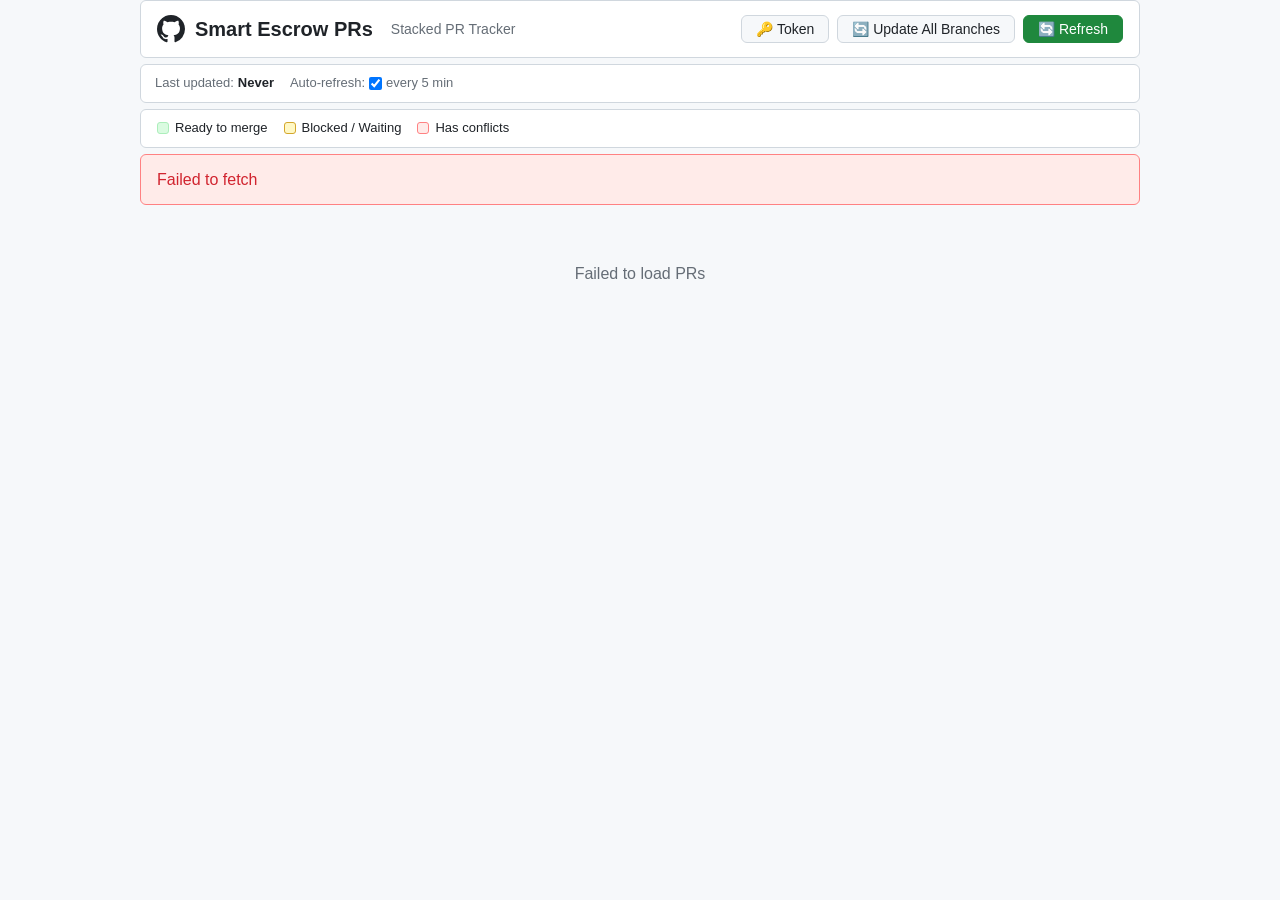
<file: smart-escrow-prs.html>
<!doctype html>
<html lang="en">
    <head>
        <meta charset="UTF-8" />
        <meta name="viewport" content="width=device-width, initial-scale=1.0" />
        <title>Smart Escrow PR Tracker</title>
        <link rel="icon" type="image/svg+xml" href="favicon.svg" />
        <link rel="stylesheet" href="shared-styles.css" />
        <style>
            body {
                background-color: #f6f8fa;
                color: #1f2328;
                padding: 0;
                margin: 0;
                min-height: 100vh;
            }

            .container {
                max-width: 1000px;
                margin: 0 auto;
            }

            .header {
                background-color: #ffffff;
                border: 1px solid #d0d7de;
                border-radius: 6px;
                padding: 12px 16px;
                margin-bottom: 6px;
                display: flex;
                align-items: center;
                justify-content: space-between;
            }

            .header-left {
                display: flex;
                align-items: center;
                gap: 10px;
            }

            .github-icon {
                width: 28px;
                height: 28px;
                fill: #1f2328;
            }

            .header-title {
                font-size: 20px;
                font-weight: 600;
                color: #1f2328;
            }

            .header-subtitle {
                font-size: 14px;
                color: #656d76;
                margin-left: 8px;
            }

            .header-controls {
                display: flex;
                gap: 8px;
                align-items: center;
            }

            .btn-primary {
                background-color: #1f883d;
                color: #ffffff;
                border-color: #1f883d;
            }

            .btn-primary:hover {
                background-color: #1a7f37;
            }

            .status-bar {
                display: flex;
                gap: 16px;
                align-items: center;
                font-size: 13px;
                color: #656d76;
                margin-bottom: 6px;
                padding: 8px 14px;
                background-color: #ffffff;
                border: 1px solid #d0d7de;
                border-radius: 6px;
            }

            .status-item {
                display: flex;
                align-items: center;
                gap: 4px;
            }

            .status-item strong {
                color: #1f2328;
            }

            .stack-container {
                display: flex;
                flex-direction: column;
                gap: 0;
            }

            .pr-card {
                background-color: #ffffff;
                border: 1px solid #d0d7de;
                padding: 14px 16px 14px 22px;
                position: relative;
                transition: box-shadow 0.2s;
            }

            /* Continuous connector line using pseudo-elements */
            .pr-card::before {
                content: '';
                position: absolute;
                left: 34px;
                top: 0;
                bottom: 0;
                width: 2px;
                background: #0969da;
                z-index: 1;
            }

            .pr-card:first-child::before {
                top: 27px;
            }

            .pr-card:last-child::before {
                bottom: calc(100% - 27px);
            }

            .pr-card:first-child {
                border-radius: 6px 6px 0 0;
            }

            .pr-card:last-child {
                border-radius: 0 0 6px 6px;
            }

            .pr-card:not(:last-child) {
                border-bottom: none;
            }

            .pr-card:hover {
                box-shadow: 0 1px 3px rgba(31, 35, 40, 0.12);
                z-index: 10;
            }

            .pr-card.has-conflicts {
                background-color: #ffebe9;
                border-color: #ff8182;
            }

            .pr-card.blocked {
                background-color: #fff8c5;
                border-color: #d4a72c;
            }

            .pr-header {
                display: flex;
                align-items: flex-start;
                gap: 8px;
                position: relative;
            }

            .pr-update-btn-container {
                position: absolute;
                top: 0;
                right: 0;
            }

            .stack-indicator {
                display: flex;
                flex-direction: column;
                align-items: center;
                min-width: 24px;
                position: relative;
            }

            .stack-number {
                width: 26px;
                height: 26px;
                border-radius: 50%;
                background-color: #0969da;
                color: #ffffff;
                font-size: 13px;
                font-weight: 600;
                display: flex;
                align-items: center;
                justify-content: center;
                position: relative;
                z-index: 2;
            }

            .merge-arrow {
                display: inline-flex;
                align-items: center;
                gap: 3px;
                font-size: 12px;
                color: #656d76;
                padding: 1px 6px;
                background-color: #f6f8fa;
                border-radius: 3px;
                font-family: ui-monospace, SFMono-Regular, 'SF Mono', Menlo, Consolas, monospace;
                margin-left: 8px;
            }

            .merge-arrow .arrow-icon {
                color: #1a7f37;
                font-weight: bold;
            }

            .ci-status {
                display: inline-flex;
                align-items: center;
                gap: 3px;
                font-size: 12px;
                padding: 2px 8px;
                border-radius: 10px;
                text-decoration: none;
            }

            .ci-status.success {
                background-color: #dafbe1;
                color: #1a7f37;
                border: 1px solid #aceebb;
            }

            .ci-status.failure {
                background-color: #ffebe9;
                color: #d1242f;
                border: 1px solid #ff8182;
                cursor: pointer;
            }

            .ci-status.failure:hover {
                background-color: #ffd6d5;
            }

            .ci-status.pending {
                background-color: #fff8c5;
                color: #9a6700;
                border: 1px solid #d4a72c;
            }

            .ci-status .ci-icon {
                font-size: 12px;
            }

            .approvals {
                display: inline-flex;
                align-items: center;
                gap: 3px;
                font-size: 12px;
                padding: 2px 8px;
                border-radius: 10px;
                background-color: #dafbe1;
                color: #1a7f37;
                border: 1px solid #aceebb;
            }

            .approvals.none {
                background-color: #f6f8fa;
                color: #656d76;
                border: 1px solid #d0d7de;
            }

            .approvals .approval-icon {
                font-size: 12px;
            }

            .approvers-list {
                font-size: 11px;
                color: #656d76;
                margin-left: 2px;
            }

            .changes-requested {
                background-color: #ffebe9;
                color: #d1242f;
                border: 1px solid #ff8182;
            }

            .pr-content {
                flex: 1;
                min-width: 0;
            }

            .pr-title-row {
                display: flex;
                align-items: center;
                gap: 6px;
                flex-wrap: nowrap;
            }

            .pr-icon {
                color: #1a7f37;
                flex-shrink: 0;
                width: 14px;
                height: 14px;
            }

            .pr-title {
                font-size: 15px;
                font-weight: 600;
                color: #0969da;
                text-decoration: none;
            }

            .pr-title:hover {
                text-decoration: underline;
            }

            .pr-number {
                font-size: 15px;
                color: #656d76;
            }

            .pr-meta {
                font-size: 13px;
                color: #656d76;
                margin-top: 6px;
                display: flex;
                align-items: center;
                gap: 14px;
                flex-wrap: wrap;
            }

            .pr-meta-item {
                display: flex;
                align-items: center;
                gap: 4px;
            }

            .pr-badges {
                display: flex;
                gap: 6px;
                flex-wrap: wrap;
                margin-top: 6px;
                align-items: center;
            }

            .badge {
                display: inline-flex;
                align-items: center;
                gap: 3px;
                padding: 3px 8px;
                border-radius: 3px;
                font-size: 12px;
                font-weight: 500;
            }

            .badge-success {
                background-color: #dafbe1;
                color: #1a7f37;
            }

            .badge-warning {
                background-color: #fff8c5;
                color: #9a6700;
            }

            .badge-danger {
                background-color: #ffebe9;
                color: #d1242f;
            }

            .badge-info {
                background-color: #ddf4ff;
                color: #0969da;
            }

            .badge-neutral {
                background-color: #eaeef2;
                color: #656d76;
            }

            .branch-info {
                display: flex;
                align-items: center;
                gap: 8px;
                margin-top: 6px;
                padding: 6px 10px;
                background-color: #f6f8fa;
                border-radius: 4px;
                font-size: 11px;
                font-family: ui-monospace, SFMono-Regular, 'SF Mono', Menlo, Consolas, monospace;
            }

            .branch-info code {
                background-color: #eff2f5;
                padding: 2px 6px;
                border-radius: 3px;
            }

            .arrow {
                color: #656d76;
            }

            .update-btn {
                background-color: #f6f8fa;
                color: #1f2328;
                border: 1px solid #d0d7de;
                padding: 5px 12px;
                border-radius: 6px;
                cursor: pointer;
                font-size: 12px;
                font-weight: 500;
                margin-left: auto;
            }

            .update-btn:hover {
                background-color: #eaeef2;
                border-color: #1f2328;
            }

            .update-btn:disabled {
                opacity: 0.5;
                cursor: not-allowed;
            }

            .loading {
                display: flex;
                align-items: center;
                justify-content: center;
                padding: 40px;
                color: #656d76;
            }

            .error-banner {
                background-color: #ffebe9;
                border: 1px solid #ff8182;
                color: #d1242f;
                padding: 12px 16px;
                border-radius: 6px;
                margin-bottom: 16px;
            }

            .token-input-container {
                display: none;
                margin-bottom: 16px;
                padding: 12px 16px;
                background-color: #ffffff;
                border: 1px solid #d0d7de;
                border-radius: 6px;
            }

            .token-input-container.visible {
                display: flex;
                gap: 8px;
                align-items: center;
            }

            .token-input-container input {
                flex: 1;
                padding: 8px 12px;
                border: 1px solid #d0d7de;
                border-radius: 6px;
                font-size: 14px;
            }

            .token-input-container input:focus {
                outline: none;
                border-color: #0969da;
                box-shadow: 0 0 0 3px rgba(9, 105, 218, 0.1);
            }

            .legend {
                margin-bottom: 6px;
                padding: 8px 16px;
                background-color: #ffffff;
                border: 1px solid #d0d7de;
                border-radius: 6px;
                display: flex;
                gap: 16px;
                flex-wrap: wrap;
                font-size: 13px;
            }

            .legend-item {
                display: flex;
                align-items: center;
                gap: 6px;
            }

            .legend-color {
                width: 12px;
                height: 12px;
                border-radius: 3px;
            }

            .legend-color.clean {
                background-color: #dafbe1;
                border: 1px solid #aceebb;
            }
            .legend-color.blocked {
                background-color: #fff8c5;
                border: 1px solid #d4a72c;
            }
            .legend-color.conflicts {
                background-color: #ffebe9;
                border: 1px solid #ff8182;
            }

            .notification {
                position: fixed;
                top: 20px;
                right: 20px;
                padding: 12px 16px;
                border-radius: 6px;
                box-shadow: 0 4px 12px rgba(0, 0, 0, 0.15);
                z-index: 1000;
                animation: slideIn 0.3s ease-out;
                font-size: 14px;
            }

            .notification.success {
                background-color: #1f883d;
                color: #ffffff;
            }

            .notification.error {
                background-color: #d1242f;
                color: #ffffff;
            }

            @keyframes slideIn {
                from {
                    transform: translateX(100%);
                    opacity: 0;
                }
                to {
                    transform: translateX(0);
                    opacity: 1;
                }
            }

            .relative-time {
                cursor: help;
            }
        </style>
    </head>
    <body>
        <div class="container">
            <div class="header">
                <div class="header-left">
                    <svg class="github-icon" viewBox="0 0 16 16" aria-hidden="true">
                        <path
                            fill-rule="evenodd"
                            d="M8 0C3.58 0 0 3.58 0 8c0 3.54 2.29 6.53 5.47 7.59.4.07.55-.17.55-.38 0-.19-.01-.82-.01-1.49-2.01.37-2.53-.49-2.69-.94-.09-.23-.48-.94-.82-1.13-.28-.15-.68-.52-.01-.53.63-.01 1.08.58 1.23.82.72 1.21 1.87.87 2.33.66.07-.52.28-.87.51-1.07-1.78-.2-3.64-.89-3.64-3.95 0-.87.31-1.59.82-2.15-.08-.2-.36-1.02.08-2.12 0 0 .67-.21 2.2.82.64-.18 1.32-.27 2-.27.68 0 1.36.09 2 .27 1.53-1.04 2.2-.82 2.2-.82.44 1.1.16 1.92.08 2.12.51.56.82 1.27.82 2.15 0 3.07-1.87 3.75-3.65 3.95.29.25.54.73.54 1.48 0 1.07-.01 1.93-.01 2.2 0 .21.15.46.55.38A8.013 8.013 0 0016 8c0-4.42-3.58-8-8-8z"
                        ></path>
                    </svg>
                    <span class="header-title">Smart Escrow PRs</span>
                    <span class="header-subtitle">Stacked PR Tracker</span>
                </div>
                <div class="header-controls">
                    <button class="btn" id="toggleToken">🔑 Token</button>
                    <button class="btn" id="updateAllBtn">🔄 Update All Branches</button>
                    <button class="btn btn-primary" id="refreshBtn">🔄 Refresh</button>
                </div>
            </div>

            <div class="token-input-container" id="tokenContainer">
                <input
                    type="text"
                    id="tokenInput"
                    placeholder="GitHub Personal Access Token (for update branch functionality)"
                />
                <button class="btn" id="saveToken">Save</button>
            </div>

            <div class="status-bar">
                <div class="status-item">
                    <span>Last updated:</span>
                    <strong id="lastUpdated">Never</strong>
                </div>
                <div class="status-item">
                    <span>Auto-refresh:</span>
                    <input type="checkbox" id="autoRefresh" checked />
                    <label for="autoRefresh">every 5 min</label>
                </div>
            </div>

            <div class="legend">
                <div class="legend-item">
                    <div class="legend-color clean"></div>
                    <span>Ready to merge</span>
                </div>
                <div class="legend-item">
                    <div class="legend-color blocked"></div>
                    <span>Blocked / Waiting</span>
                </div>
                <div class="legend-item">
                    <div class="legend-color conflicts"></div>
                    <span>Has conflicts</span>
                </div>
            </div>

            <div id="error" class="error-banner" style="display: none"></div>

            <div id="prStack" class="stack-container">
                <div class="loading">Loading PRs...</div>
            </div>
        </div>

        <script src="shared-utils.js"></script>
        <script>
            // Membership only -- the stack order is derived from the PRs' own base/head
            // branches by orderByStack, not from the order here.
            const PR_NUMBERS = [5999, 6075, 7441, 5810, 6329, 5811];
            const REPO_OWNER = 'XRPLF';
            const REPO_NAME = 'rippled';
            const CACHE_KEY = 'smart_escrow_prs_cache';

            let prs = [];

            function showNotification(message, type = 'success') {
                const notification = document.createElement('div');
                notification.className = `notification ${type}`;
                notification.textContent = message;
                document.body.appendChild(notification);
                setTimeout(() => notification.remove(), 3000);
            }

            async function fetchPR(number) {
                const response = await fetch(
                    `https://api.github.com/repos/${REPO_OWNER}/${REPO_NAME}/pulls/${number}`,
                    { headers: githubHeaders() },
                );
                if (!response.ok) throw new Error(`Failed to fetch PR #${number}`);
                return response.json();
            }

            async function fetchCIStatus(sha) {
                try {
                    // Check runs, plus commit status for older CI systems. Independent
                    // requests, so don't make the second one wait on the first.
                    const [checksResponse, statusResponse] = await Promise.all([
                        fetch(
                            `https://api.github.com/repos/${REPO_OWNER}/${REPO_NAME}/commits/${sha}/check-runs`,
                            { headers: githubHeaders() },
                        ),
                        fetch(
                            `https://api.github.com/repos/${REPO_OWNER}/${REPO_NAME}/commits/${sha}/status`,
                            { headers: githubHeaders() },
                        ),
                    ]);
                    const [checksData, statusData] = await Promise.all([
                        checksResponse.json(),
                        statusResponse.json(),
                    ]);

                    // Combine results
                    let totalCount =
                        (checksData.total_count || 0) + (statusData.statuses?.length || 0);
                    let successCount = 0;
                    let failureCount = 0;
                    let pendingCount = 0;
                    let failedChecks = [];

                    // Process check runs
                    checksData.check_runs?.forEach((check) => {
                        if (check.conclusion === 'success' || check.conclusion === 'skipped') {
                            successCount++;
                        } else if (
                            check.conclusion === 'failure' ||
                            check.conclusion === 'cancelled'
                        ) {
                            failureCount++;
                            failedChecks.push({ name: check.name, url: check.html_url });
                        } else if (check.status === 'in_progress' || check.status === 'queued') {
                            pendingCount++;
                        }
                    });

                    // Process commit statuses
                    statusData.statuses?.forEach((status) => {
                        if (status.state === 'success') successCount++;
                        else if (status.state === 'failure' || status.state === 'error') {
                            failureCount++;
                            failedChecks.push({ name: status.context, url: status.target_url });
                        } else if (status.state === 'pending') pendingCount++;
                    });

                    return { totalCount, successCount, failureCount, pendingCount, failedChecks };
                } catch (error) {
                    console.error('Error fetching CI status:', error);
                    return null;
                }
            }

            async function fetchReviews(prNumber) {
                try {
                    const response = await fetch(
                        `https://api.github.com/repos/${REPO_OWNER}/${REPO_NAME}/pulls/${prNumber}/reviews`,
                        { headers: githubHeaders() },
                    );
                    const reviews = await response.json();

                    // Get the latest review state per reviewer
                    const reviewerStates = {};
                    reviews.forEach((review) => {
                        if (review.state !== 'COMMENTED' && review.state !== 'PENDING') {
                            reviewerStates[review.user.login] = {
                                state: review.state,
                                user: review.user.login,
                            };
                        }
                    });

                    const approvals = [];
                    const changesRequested = [];

                    Object.values(reviewerStates).forEach((review) => {
                        if (review.state === 'APPROVED') {
                            approvals.push(review.user);
                        } else if (review.state === 'CHANGES_REQUESTED') {
                            changesRequested.push(review.user);
                        }
                    });

                    return { approvals, changesRequested };
                } catch (error) {
                    console.error('Error fetching reviews:', error);
                    return { approvals: [], changesRequested: [] };
                }
            }

            async function checkIfBehind(pr) {
                try {
                    // Compare base branch to head branch to see if head is behind
                    const response = await fetch(
                        `https://api.github.com/repos/${REPO_OWNER}/${REPO_NAME}/compare/${pr.head.sha}...${pr.base.ref}`,
                        { headers: githubHeaders() },
                    );
                    if (!response.ok) return { behind: false, behindBy: 0 };
                    const data = await response.json();
                    // If base has commits ahead of head's base, the PR is behind
                    return {
                        behind: data.ahead_by > 0,
                        behindBy: data.ahead_by,
                    };
                } catch (error) {
                    console.error('Error checking if behind:', error);
                    return { behind: false, behindBy: 0 };
                }
            }

            async function fetchAllPRs() {
                document.getElementById('prStack').innerHTML =
                    '<div class="loading">Loading PRs...</div>';
                document.getElementById('error').style.display = 'none';

                try {
                    // Fetch all PRs first
                    const prPromises = PR_NUMBERS.map((num) => fetchPR(num));
                    prs = await Promise.all(prPromises);

                    // Then fetch CI status, reviews, and behind status in parallel for each PR
                    const enrichPromises = prs.map(async (pr) => {
                        const [ciStatus, reviews, behindStatus] = await Promise.all([
                            fetchCIStatus(pr.head.sha),
                            fetchReviews(pr.number),
                            checkIfBehind(pr),
                        ]);
                        pr.ciStatus = ciStatus;
                        pr.reviews = reviews;
                        pr.behindStatus = behindStatus;
                        return pr;
                    });

                    prs = orderByStack(await Promise.all(enrichPromises));
                    localStorage.setItem(CACHE_KEY, JSON.stringify(prs));
                    document.getElementById('lastUpdated').textContent =
                        new Date().toLocaleTimeString();
                    renderPRs();
                } catch (error) {
                    console.error('Error fetching PRs:', error);
                    document.getElementById('error').textContent = error.message;
                    document.getElementById('error').style.display = 'block';

                    // Try to load from cache
                    const cached = localStorage.getItem(CACHE_KEY);
                    if (cached) {
                        prs = orderByStack(JSON.parse(cached));
                        renderPRs();
                    } else {
                        document.getElementById('prStack').innerHTML =
                            '<div class="loading">Failed to load PRs</div>';
                    }
                }
            }

            function getMergeableStatus(pr) {
                if (pr.merged) return { status: 'merged', label: 'Merged', class: 'badge-info' };
                if (pr.mergeable === false || pr.mergeable_state === 'dirty') {
                    return { status: 'conflicts', label: 'Has conflicts', class: 'badge-danger' };
                }
                if (pr.mergeable_state === 'blocked') {
                    return { status: 'blocked', label: 'Blocked', class: 'badge-warning' };
                }
                // Check our custom behind status first (more reliable), then fall back to mergeable_state
                if (pr.behindStatus?.behind || pr.mergeable_state === 'behind') {
                    const behindBy = pr.behindStatus?.behindBy;
                    const label = behindBy ? `Behind by ${behindBy}` : 'Behind base';
                    return { status: 'behind', label, class: 'badge-warning' };
                }
                if (pr.mergeable_state === 'clean') {
                    return { status: 'clean', label: 'Ready', class: 'badge-success' };
                }
                return {
                    status: 'unknown',
                    label: pr.mergeable_state || 'Unknown',
                    class: 'badge-neutral',
                };
            }

            function renderCIStatus(pr) {
                const ci = pr.ciStatus;
                if (!ci)
                    return '<span class="ci-status pending"><span class="ci-icon">⏳</span> Loading...</span>';

                if (ci.failureCount > 0) {
                    const failedUrl = ci.failedChecks[0]?.url || pr.html_url + '/checks';
                    const failedNames = ci.failedChecks
                        .map((c) => c.name)
                        .slice(0, 3)
                        .join(', ');
                    const moreText =
                        ci.failedChecks.length > 3 ? ` +${ci.failedChecks.length - 3} more` : '';
                    return `<a href="${failedUrl}" target="_blank" class="ci-status failure" title="Failed: ${failedNames}${moreText}">
                    <span class="ci-icon">❌</span> ${ci.failureCount} failed
                </a>`;
                }
                if (ci.pendingCount > 0) {
                    return `<span class="ci-status pending"><span class="ci-icon">🟡</span> ${ci.pendingCount} pending</span>`;
                }
                if (ci.successCount > 0) {
                    return `<span class="ci-status success"><span class="ci-icon">✅</span> ${ci.successCount} passed</span>`;
                }
                return '<span class="ci-status pending"><span class="ci-icon">⚪</span> No checks</span>';
            }

            function renderApprovals(pr) {
                const reviews = pr.reviews;
                if (!reviews) return '';

                if (reviews.changesRequested?.length > 0) {
                    return `<span class="approvals changes-requested" title="Changes requested by: ${reviews.changesRequested.join(', ')}">
                    <span class="approval-icon">🔴</span> Changes requested (${reviews.changesRequested.join(', ')})
                </span>`;
                }
                if (reviews.approvals?.length > 0) {
                    return `<span class="approvals" title="Approved by: ${reviews.approvals.join(', ')}">
                    <span class="approval-icon">✅</span> ${reviews.approvals.length} approval${reviews.approvals.length > 1 ? 's' : ''}
                    <span class="approvers-list">(${reviews.approvals.join(', ')})</span>
                </span>`;
                }
                return '<span class="approvals none"><span class="approval-icon">⚪</span> No approvals</span>';
            }

            // The PR this one stacks on: the one whose head branch is our base branch.
            // Null for the bottom of the stack, whose base is a real branch.
            function stackParent(pr) {
                return prs.find((other) => other.head.ref === pr.base.ref) || null;
            }

            // Order the stack from its root by following base -> head links, so array
            // position stops being load-bearing for the arrows and for Update All.
            function orderByStack(list) {
                const byHead = new Map(list.map((pr) => [pr.head.ref, pr]));
                const children = new Map();
                const roots = [];

                list.forEach((pr) => {
                    const parent = byHead.get(pr.base.ref);
                    if (!parent) {
                        roots.push(pr);
                        return;
                    }
                    if (!children.has(parent.number)) children.set(parent.number, []);
                    children.get(parent.number).push(pr);
                });

                const ordered = [];
                const seen = new Set();

                function visit(pr) {
                    if (seen.has(pr.number)) return;
                    seen.add(pr.number);
                    ordered.push(pr);
                    (children.get(pr.number) || []).forEach(visit);
                }

                roots.forEach(visit);
                // Anything left is in a cycle or otherwise unreachable -- keep it rather
                // than silently dropping a PR off the board.
                list.forEach(visit);
                return ordered;
            }

            function renderMergeTarget(pr) {
                const parent = stackParent(pr);
                const baseBranch = pr.base.ref;
                const headBranch = pr.head.ref;

                if (!parent) {
                    return `<div class="merge-arrow">
                    <code>${headBranch}</code>
                    <span class="arrow-icon">→</span>
                    <code>${baseBranch}</code>
                    <span style="color: #1a7f37; margin-left: 8px;">📦 Base branch</span>
                </div>`;
                } else {
                    return `<div class="merge-arrow">
                    <code>${headBranch}</code>
                    <span class="arrow-icon">→</span>
                    <code>${baseBranch}</code>
                    <span style="color: #0969da; margin-left: 8px;">⬆️ Merges into PR #${parent.number}</span>
                </div>`;
                }
            }

            function renderPRs() {
                const container = document.getElementById('prStack');
                container.innerHTML = '';

                prs.forEach((pr, index) => {
                    const status = getMergeableStatus(pr);
                    const cardClass =
                        status.status === 'conflicts'
                            ? 'has-conflicts'
                            : status.status === 'blocked'
                              ? 'blocked'
                              : '';

                    const card = document.createElement('div');
                    card.className = `pr-card ${cardClass}`;

                    card.innerHTML = `
                    <div class="pr-header">
                        <div class="stack-indicator">
                            <div class="stack-number">${index + 1}</div>
                        </div>
                        <div class="pr-content">
                            <div class="pr-title-row">
                                <svg class="pr-icon" width="16" height="16" viewBox="0 0 16 16" fill="currentColor">
                                    <path fill-rule="evenodd" d="M7.177 3.073L9.573.677A.25.25 0 0110 .854v4.792a.25.25 0 01-.427.177L7.177 3.427a.25.25 0 010-.354zM3.75 2.5a.75.75 0 100 1.5.75.75 0 000-1.5zm-2.25.75a2.25 2.25 0 113 2.122v5.256a2.251 2.251 0 11-1.5 0V5.372A2.25 2.25 0 011.5 3.25zM11 2.5h-1V4h1a1 1 0 011 1v5.628a2.251 2.251 0 101.5 0V5A2.5 2.5 0 0011 2.5zm1 10.25a.75.75 0 111.5 0 .75.75 0 01-1.5 0zM3.75 12a.75.75 0 100 1.5.75.75 0 000-1.5z"></path>
                                </svg>
                                <a href="${pr.html_url}" target="_blank" class="pr-title">${pr.title}</a>
                                <span class="pr-number">#${pr.number}</span>
                            </div>
                            <div class="pr-meta">
                                <span class="pr-meta-item">
                                    <span class="relative-time" title="${new Date(pr.updated_at).toLocaleString()}">
                                        Updated ${timeAgoShort(pr.updated_at)}
                                    </span>
                                </span>
                                <span class="pr-meta-item">by ${pr.user.login}</span>
                            </div>
                            ${renderMergeTarget(pr)}
                            <div class="pr-badges">
                                <span class="badge ${status.class}">${status.label}</span>
                                ${renderCIStatus(pr)}
                                ${renderApprovals(pr)}
                                ${pr.draft ? '<span class="badge badge-neutral">Draft</span>' : ''}
                                ${pr.requested_reviewers?.length > 0 ? `<span class="badge badge-info">👀 ${pr.requested_reviewers.length} awaiting review</span>` : ''}
                                ${pr.labels?.map((l) => `<span class="badge badge-neutral">${l.name}</span>`).join('') || ''}
                            </div>
                            <div class="branch-info">
                                ${
                                    status.status === 'conflicts'
                                        ? `
                                    <span class="badge badge-danger">
                                        ⚠️ Needs rebase from ${pr.base.ref}
                                    </span>
                                `
                                        : ''
                                }
                                <span style="margin-left: auto; font-size: 12px; color: #656d76;">
                                    📝 ${pr.changed_files} files |
                                    <span style="color: #1a7f37;">+${pr.additions}</span>
                                    <span style="color: #d1242f;">-${pr.deletions}</span> |
                                    💬 ${(pr.comments || 0) + (pr.review_comments || 0)} |
                                    📦 ${pr.commits} commits
                                </span>
                            </div>
                        </div>
                        ${
                            status.status === 'behind' && getGitHubToken()
                                ? `
                            <div class="pr-update-btn-container">
                                <button class="update-btn" onclick="updateBranch(${pr.number})">🔄 Update</button>
                            </div>
                        `
                                : ''
                        }
                    </div>
                `;
                    container.appendChild(card);
                });
            }

            async function updateBranch(prNumber, silent = false) {
                const token = getGitHubToken();
                if (!token) {
                    if (!silent) showNotification('GitHub token required for this action', 'error');
                    return false;
                }

                try {
                    const response = await fetch(
                        `https://api.github.com/repos/${REPO_OWNER}/${REPO_NAME}/pulls/${prNumber}/update-branch`,
                        { method: 'PUT', headers: githubHeaders() },
                    );

                    if (response.status === 202) {
                        if (!silent) showNotification('Branch update started!', 'success');
                        if (!silent) setTimeout(fetchAllPRs, 5000);
                        return true;
                    } else {
                        const data = await response.json();
                        if (!silent)
                            showNotification(data.message || 'Failed to update branch', 'error');
                        return false;
                    }
                } catch (error) {
                    if (!silent) showNotification('Error updating branch', 'error');
                    return false;
                }
            }

            async function updateAllBranches() {
                const token = getGitHubToken();
                if (!token) {
                    showNotification('GitHub token required for this action', 'error');
                    return;
                }

                const btn = document.getElementById('updateAllBtn');
                btn.disabled = true;
                btn.textContent = '⏳ Updating...';

                let updatedCount = 0;
                let errorCount = 0;

                // Process PRs in order (first to last in the stack)
                for (let i = 0; i < prs.length; i++) {
                    const pr = prs[i];
                    const status = getMergeableStatus(pr);

                    if (status.status === 'behind') {
                        showNotification(`Updating PR #${pr.number}...`, 'success');

                        const success = await updateBranch(pr.number, true);
                        if (success) {
                            updatedCount++;
                            // Wait for GitHub to process the update before moving to next PR
                            // This ensures the base branch is updated before updating dependent PRs
                            await new Promise((resolve) => setTimeout(resolve, 8000));
                            // Refresh PR data to get new status
                            await fetchAllPRs();
                        } else {
                            errorCount++;
                            showNotification(`Failed to update PR #${pr.number}`, 'error');
                        }
                    }
                }

                btn.disabled = false;
                btn.textContent = '🔄 Update All Branches';

                if (updatedCount > 0) {
                    showNotification(
                        `Updated ${updatedCount} branch${updatedCount > 1 ? 'es' : ''}!`,
                        'success',
                    );
                } else if (errorCount === 0) {
                    showNotification('All branches are up to date', 'success');
                }

                // Final refresh
                await fetchAllPRs();
            }

            function setupAutoRefresh() {
                setAutoRefresh(document.getElementById('autoRefresh').checked, fetchAllPRs);
            }

            // Event listeners
            document.getElementById('refreshBtn').addEventListener('click', fetchAllPRs);
            document.getElementById('updateAllBtn').addEventListener('click', updateAllBranches);

            document.getElementById('toggleToken').addEventListener('click', () => {
                const container = document.getElementById('tokenContainer');
                container.classList.toggle('visible');
                document.getElementById('tokenInput').value = getGitHubToken();
            });

            document.getElementById('saveToken').addEventListener('click', () => {
                setGitHubToken(document.getElementById('tokenInput').value);
                document.getElementById('tokenContainer').classList.remove('visible');
                showNotification('Token saved!');
                renderPRs();
            });

            document.getElementById('autoRefresh').addEventListener('change', setupAutoRefresh);

            // Initial load
            const cached = localStorage.getItem(CACHE_KEY);
            if (cached) {
                // Re-order in case the cache predates orderByStack.
                prs = orderByStack(JSON.parse(cached));
                renderPRs();
            }
            fetchAllPRs();
            setupAutoRefresh();
        </script>
    </body>
</html>
</file>
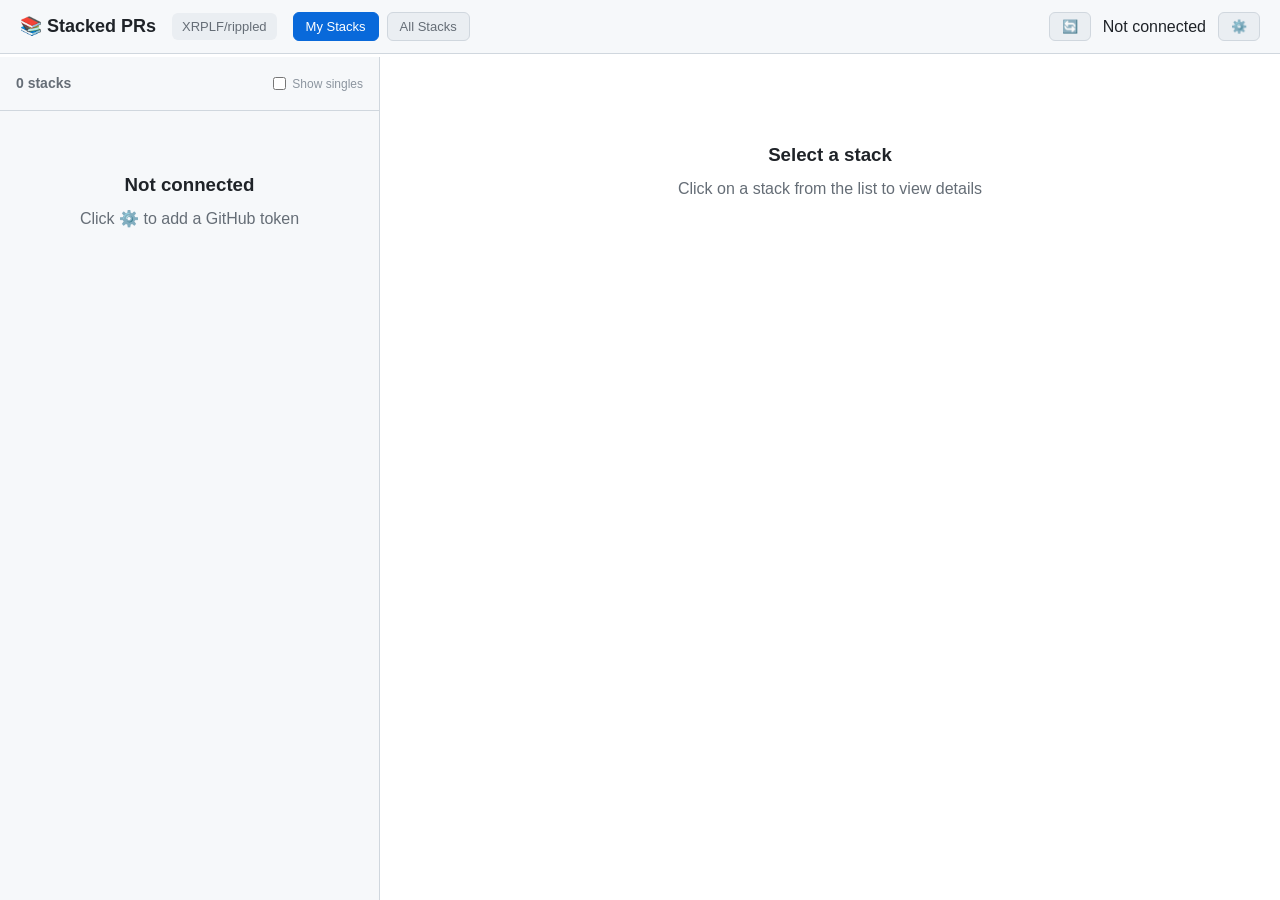
<file: stacked.html>
<!doctype html>
<html lang="en">
    <head>
        <meta charset="UTF-8" />
        <meta name="viewport" content="width=device-width, initial-scale=1.0" />
        <title>Stacked PR Dashboard - xrpld</title>
        <link rel="icon" type="image/svg+xml" href="favicon.svg" />
        <style>
            :root {
                /* GitHub Light Mode Colors */
                --bg-primary: #ffffff;
                --bg-secondary: #f6f8fa;
                --bg-tertiary: #eaeef2;
                --border-color: #d0d7de;
                --text-primary: #1f2328;
                --text-secondary: #656d76;
                --text-muted: #8c959f;
                --accent-blue: #0969da;
                --accent-green: #1a7f37;
                --accent-red: #cf222e;
                --accent-yellow: #9a6700;
                --accent-purple: #8250df;
            }

            * {
                box-sizing: border-box;
                margin: 0;
                padding: 0;
            }

            body {
                font-family:
                    -apple-system, BlinkMacSystemFont, 'Segoe UI', Helvetica, Arial, sans-serif;
                background: var(--bg-primary);
                color: var(--text-primary);
                line-height: 1.5;
            }

            /* Top Bar */
            .top-bar {
                display: flex;
                align-items: center;
                justify-content: space-between;
                padding: 12px 20px;
                background: var(--bg-secondary);
                border-bottom: 1px solid var(--border-color);
                position: fixed;
                top: 0;
                left: 0;
                right: 0;
                z-index: 100;
            }

            .top-bar-left {
                display: flex;
                align-items: center;
                gap: 16px;
            }

            .logo {
                font-size: 18px;
                font-weight: 600;
                color: var(--text-primary);
            }

            .repo-badge {
                background: var(--bg-tertiary);
                padding: 4px 10px;
                border-radius: 6px;
                font-size: 13px;
                color: var(--text-secondary);
            }

            .filters {
                display: flex;
                gap: 8px;
            }

            .filter-btn {
                background: var(--bg-tertiary);
                border: 1px solid var(--border-color);
                color: var(--text-secondary);
                padding: 6px 12px;
                border-radius: 6px;
                cursor: pointer;
                font-size: 13px;
                transition: all 0.2s;
            }

            .filter-btn:hover {
                border-color: var(--text-muted);
            }

            .filter-btn.active {
                background: var(--accent-blue);
                color: white;
                border-color: var(--accent-blue);
            }

            .top-bar-right {
                display: flex;
                align-items: center;
                gap: 12px;
            }

            .refresh-indicator {
                display: flex;
                align-items: center;
                gap: 6px;
                color: var(--accent-blue);
                font-size: 12px;
            }

            .spinner-small {
                width: 14px;
                height: 14px;
                border: 2px solid var(--border-color);
                border-top-color: var(--accent-blue);
                border-radius: 50%;
                animation: spin 1s linear infinite;
            }

            .last-updated {
                font-size: 12px;
                color: var(--text-muted);
            }

            /* Main Layout */
            .main-container {
                display: flex;
                margin-top: 57px;
                height: calc(100vh - 57px);
            }

            /* Stacks List (Left Column) */
            .stacks-list {
                width: 380px;
                min-width: 380px;
                border-right: 1px solid var(--border-color);
                overflow-y: auto;
                background: var(--bg-secondary);
            }

            .stacks-header {
                padding: 16px;
                border-bottom: 1px solid var(--border-color);
                font-weight: 600;
                font-size: 14px;
                color: var(--text-secondary);
                display: flex;
                justify-content: space-between;
                align-items: center;
            }

            .show-singles-toggle {
                display: flex;
                align-items: center;
                gap: 6px;
                font-size: 12px;
                font-weight: 400;
                color: var(--text-muted);
                cursor: pointer;
            }

            .show-singles-toggle input {
                cursor: pointer;
            }

            /* Base branch sections */
            .base-branch-section {
                border-bottom: 1px solid var(--border-color);
            }

            .base-branch-header {
                display: flex;
                align-items: center;
                gap: 8px;
                padding: 10px 12px;
                background: var(--bg-tertiary);
                cursor: pointer;
                user-select: none;
                position: sticky;
                top: 0;
                z-index: 1;
            }

            .base-branch-header:hover {
                background: var(--bg-secondary);
            }

            .base-collapse-toggle {
                background: none;
                border: none;
                color: var(--text-secondary);
                font-size: 10px;
                padding: 0;
                cursor: pointer;
                width: 16px;
                display: flex;
                align-items: center;
                justify-content: center;
            }

            .base-branch-name {
                font-family: ui-monospace, SFMono-Regular, 'SF Mono', Menlo, Consolas, monospace;
                font-size: 12px;
                font-weight: 600;
                color: var(--text-primary);
            }

            .base-branch-count {
                font-size: 11px;
                color: var(--text-muted);
                margin-left: auto;
            }

            .base-branch-section.collapsed .base-branch-header {
                background: var(--bg-secondary);
            }

            .stack-card {
                padding: 12px 16px 12px 28px;
                border-bottom: 1px solid var(--border-color);
                cursor: pointer;
                transition: background 0.2s;
            }

            .stack-card:last-child {
                border-bottom: none;
            }

            .stack-card:hover {
                background: var(--bg-tertiary);
            }

            .stack-card.selected {
                background: var(--bg-tertiary);
                border-left: 3px solid var(--accent-blue);
                padding-left: 25px;
            }

            .stack-name {
                font-weight: 600;
                font-size: 13px;
                margin-bottom: 4px;
                color: var(--text-primary);
            }

            .stack-owner {
                font-size: 11px;
                color: var(--text-secondary);
                margin-bottom: 6px;
            }

            .stack-summary {
                display: flex;
                gap: 10px;
                font-size: 11px;
            }

            .summary-item {
                display: flex;
                align-items: center;
                gap: 4px;
            }

            .summary-dot {
                width: 8px;
                height: 8px;
                border-radius: 50%;
            }

            .dot-ready {
                background: var(--accent-green);
            }
            .dot-blocked {
                background: var(--accent-red);
            }
            .dot-pending {
                background: var(--accent-yellow);
            }
            .dot-total {
                background: var(--text-muted);
            }

            /* Stack Details (Right Column) */
            .stack-details {
                flex: 1;
                overflow-y: auto;
                padding: 24px;
            }

            .stack-details-header {
                margin-bottom: 24px;
            }

            .stack-details-title {
                font-size: 20px;
                font-weight: 600;
                margin-bottom: 8px;
            }

            .stack-details-meta {
                font-size: 13px;
                color: var(--text-secondary);
            }

            /* DAG Tree Layout */
            .stack-tree {
                position: relative;
            }

            .tree-node {
                position: relative;
                margin-bottom: 8px;
            }

            .tree-children {
                margin-left: 16px;
                padding-left: 12px;
                border-left: 2px solid var(--border-color);
                margin-top: 8px;
            }

            .tree-children:empty {
                display: none;
            }

            .pr-node {
                position: relative;
                padding: 12px 12px 12px 20px;
                background: var(--bg-secondary);
                border: 1px solid var(--border-color);
                border-radius: 8px;
                transition: all 0.2s;
            }

            .pr-node:hover {
                border-color: var(--accent-blue);
            }

            .pr-node.focused {
                border-color: var(--accent-blue);
                box-shadow: 0 0 0 2px rgba(9, 105, 218, 0.2);
            }

            /* Status indicator dot */
            .pr-node .status-dot {
                position: absolute;
                left: 6px;
                top: 50%;
                transform: translateY(-50%);
                width: 10px;
                height: 10px;
                border-radius: 50%;
                background: var(--bg-tertiary);
                border: 2px solid var(--border-color);
            }

            .pr-node.status-ready .status-dot {
                background: var(--accent-green);
                border-color: var(--accent-green);
            }

            .pr-node.status-blocked .status-dot {
                background: var(--accent-red);
                border-color: var(--accent-red);
            }

            .pr-node.status-pending .status-dot {
                background: var(--accent-yellow);
                border-color: var(--accent-yellow);
            }

            .pr-node.status-merged .status-dot {
                background: var(--accent-purple);
                border-color: var(--accent-purple);
            }

            /* Root node styling */
            .tree-node.is-root > .pr-node {
                border-left: 3px solid var(--accent-blue);
                padding-left: 16px;
            }

            .tree-node.is-root > .pr-node .status-dot {
                left: -7px;
            }

            /* Sibling branches - stack vertically to avoid width issues */
            .tree-siblings {
                display: flex;
                flex-direction: column;
                gap: 8px;
                margin-top: 8px;
                margin-left: 16px;
                padding-left: 12px;
                border-left: 2px solid var(--border-color);
            }

            .tree-siblings > .tree-branch {
                background: transparent;
            }
            /* Branch header with collapse toggle */
            .tree-branch-header {
                display: flex;
                align-items: center;
                gap: 6px;
                margin-bottom: 6px;
            }

            .collapse-toggle {
                background: var(--bg-tertiary);
                border: 1px solid var(--border-color);
                color: var(--text-secondary);
                width: 20px;
                height: 20px;
                border-radius: 4px;
                cursor: pointer;
                display: flex;
                align-items: center;
                justify-content: center;
                font-size: 10px;
                padding: 0;
                transition: all 0.15s;
            }

            .collapse-toggle:hover {
                background: var(--bg-secondary);
                border-color: var(--text-muted);
                color: var(--text-primary);
            }

            .collapsed-count {
                font-size: 11px;
                color: var(--text-muted);
                font-style: italic;
            }

            .tree-branch.collapsed {
                opacity: 0.8;
            }

            .tree-branch.collapsed .tree-branch-header {
                margin-bottom: 0;
            }

            .pr-branch-name {
                font-size: 11px;
                color: var(--text-muted);
                font-family: ui-monospace, SFMono-Regular, 'SF Mono', Menlo, Consolas, monospace;
                background: var(--bg-tertiary);
                padding: 2px 6px;
                border-radius: 4px;
                margin-bottom: 6px;
                display: inline-block;
                max-width: 100%;
                overflow: hidden;
                text-overflow: ellipsis;
                white-space: nowrap;
            }

            .pr-header {
                display: flex;
                align-items: center;
                flex-wrap: wrap;
                gap: 6px;
                margin-bottom: 4px;
            }

            .pr-number {
                color: var(--accent-blue);
                font-weight: 600;
                font-size: 13px;
                text-decoration: none;
            }

            .pr-number:hover {
                text-decoration: underline;
            }

            .pr-title {
                font-size: 13px;
                color: var(--text-primary);
                margin-bottom: 6px;
                line-height: 1.4;
            }

            .pr-badges {
                display: flex;
                gap: 6px;
                flex-wrap: wrap;
            }

            .badge {
                display: inline-flex;
                align-items: center;
                gap: 3px;
                padding: 1px 6px;
                border-radius: 10px;
                font-size: 10px;
                font-weight: 500;
            }

            .badge-ci-pass {
                background: rgba(26, 127, 55, 0.15);
                color: var(--accent-green);
            }
            .badge-ci-fail {
                background: rgba(207, 34, 46, 0.15);
                color: var(--accent-red);
            }
            .badge-ci-pending {
                background: rgba(154, 103, 0, 0.15);
                color: var(--accent-yellow);
            }
            .badge-review-approved {
                background: rgba(26, 127, 55, 0.15);
                color: var(--accent-green);
            }
            .badge-review-changes {
                background: rgba(207, 34, 46, 0.15);
                color: var(--accent-red);
            }
            .badge-review-pending {
                background: rgba(154, 103, 0, 0.15);
                color: var(--accent-yellow);
            }
            .badge-draft {
                background: rgba(101, 109, 118, 0.15);
                color: var(--text-secondary);
            }
            .badge-merged {
                background: rgba(130, 80, 223, 0.15);
                color: var(--accent-purple);
            }

            .pr-actions {
                display: flex;
                flex-wrap: wrap;
                gap: 6px;
                margin-top: 8px;
            }

            .action-btn {
                background: var(--bg-primary);
                border: 1px solid var(--border-color);
                color: var(--text-secondary);
                padding: 3px 8px;
                border-radius: 4px;
                font-size: 11px;
                text-decoration: none;
                transition: all 0.2s;
                white-space: nowrap;
            }

            .action-btn:hover {
                background: var(--bg-tertiary);
                color: var(--text-primary);
                border-color: var(--text-muted);
            }

            /* Auth Modal */
            .modal-overlay {
                position: fixed;
                top: 0;
                left: 0;
                right: 0;
                bottom: 0;
                background: rgba(27, 31, 36, 0.5);
                display: flex;
                align-items: center;
                justify-content: center;
                z-index: 1000;
            }

            .modal-overlay.hidden {
                display: none;
            }

            .modal {
                background: var(--bg-primary);
                border: 1px solid var(--border-color);
                border-radius: 12px;
                padding: 24px;
                max-width: 520px;
                width: 90%;
                position: relative;
                box-shadow: 0 8px 24px rgba(140, 149, 159, 0.2);
            }

            .modal-close {
                position: absolute;
                top: 16px;
                right: 16px;
                background: none;
                border: none;
                font-size: 20px;
                color: var(--text-muted);
                cursor: pointer;
                padding: 4px 8px;
                line-height: 1;
            }

            .modal-close:hover {
                color: var(--text-primary);
            }

            .modal h2 {
                margin-bottom: 8px;
                font-size: 20px;
            }

            .modal p {
                color: var(--text-secondary);
                font-size: 14px;
                margin-bottom: 20px;
            }

            .modal .token-status {
                background: var(--bg-secondary);
                border: 1px solid var(--border-color);
                border-radius: 6px;
                padding: 12px;
                margin-bottom: 16px;
                font-size: 13px;
            }

            .modal .token-status.connected {
                border-color: var(--accent-green);
                background: rgba(26, 127, 55, 0.1);
            }

            .modal .token-status .status-icon {
                margin-right: 6px;
            }

            .modal input {
                width: 100%;
                padding: 10px 12px;
                background: var(--bg-primary);
                border: 1px solid var(--border-color);
                border-radius: 6px;
                color: var(--text-primary);
                font-size: 14px;
                margin-bottom: 16px;
            }

            .modal input:focus {
                outline: none;
                border-color: var(--accent-blue);
                box-shadow: 0 0 0 3px rgba(9, 105, 218, 0.15);
            }

            .modal-buttons {
                display: flex;
                gap: 8px;
            }

            .modal button.primary {
                flex: 1;
                padding: 10px 16px;
                background: var(--accent-green);
                border: none;
                border-radius: 6px;
                color: white;
                font-size: 14px;
                font-weight: 600;
                cursor: pointer;
                transition: opacity 0.2s;
            }

            .modal button.primary:hover {
                opacity: 0.9;
            }

            .modal button.secondary {
                padding: 10px 16px;
                background: var(--bg-secondary);
                border: 1px solid var(--border-color);
                border-radius: 6px;
                color: var(--text-primary);
                font-size: 14px;
                font-weight: 500;
                cursor: pointer;
                transition: background 0.2s;
            }

            .modal button.secondary:hover {
                background: var(--bg-tertiary);
            }

            .modal h3 {
                font-size: 15px;
                margin-top: 20px;
                margin-bottom: 8px;
                padding-top: 16px;
                border-top: 1px solid var(--border-color);
            }

            .repo-list {
                list-style: none;
                margin-bottom: 12px;
            }

            .repo-list-item {
                display: flex;
                align-items: center;
                justify-content: space-between;
                padding: 8px 10px;
                background: var(--bg-secondary);
                border: 1px solid var(--border-color);
                border-radius: 6px;
                margin-bottom: 6px;
                font-size: 13px;
            }

            .repo-list-item .repo-label {
                font-family: ui-monospace, SFMono-Regular, 'SF Mono', Menlo, Consolas, monospace;
                color: var(--text-primary);
            }

            .repo-list-item .repo-default-branch {
                color: var(--text-muted);
                font-size: 11px;
                margin-left: 8px;
            }

            .repo-list-item .remove-repo-btn {
                background: none;
                border: none;
                color: var(--text-muted);
                cursor: pointer;
                font-size: 16px;
                padding: 0 4px;
                line-height: 1;
            }

            .repo-list-item .remove-repo-btn:hover {
                color: var(--accent-red);
            }

            .add-repo-row {
                display: flex;
                gap: 6px;
                align-items: center;
            }

            .add-repo-row input {
                margin-bottom: 0;
                font-size: 13px;
                padding: 8px 10px;
            }

            .add-repo-row button {
                white-space: nowrap;
            }

            /* Empty States */
            .empty-state {
                text-align: center;
                padding: 60px 20px;
                color: var(--text-secondary);
            }

            .empty-state h3 {
                margin-bottom: 8px;
                color: var(--text-primary);
            }

            /* Loading State */
            .loading {
                display: flex;
                align-items: center;
                justify-content: center;
                padding: 40px;
                color: var(--text-secondary);
            }

            .spinner {
                width: 24px;
                height: 24px;
                border: 2px solid var(--border-color);
                border-top-color: var(--accent-blue);
                border-radius: 50%;
                animation: spin 1s linear infinite;
                margin-right: 12px;
            }

            @keyframes spin {
                to {
                    transform: rotate(360deg);
                }
            }

            /* Status Summary Box */
            .status-summary {
                background: var(--bg-tertiary);
                border-radius: 8px;
                padding: 16px;
                margin-bottom: 24px;
            }

            .status-summary-title {
                font-size: 13px;
                color: var(--text-secondary);
                margin-bottom: 12px;
            }

            .status-items {
                display: flex;
                flex-wrap: wrap;
                gap: 16px;
            }

            .status-item {
                display: flex;
                align-items: center;
                gap: 8px;
            }

            .status-count {
                font-size: 20px;
                font-weight: 600;
            }

            .status-label {
                font-size: 12px;
                color: var(--text-secondary);
            }
        </style>
    </head>
    <body>
        <!-- Auth Modal -->
        <div
            id="authModal"
            class="modal-overlay hidden"
            onclick="if (event.target === this) hideAuthModal();"
        >
            <div class="modal">
                <button class="modal-close" onclick="hideAuthModal()" title="Close">&times;</button>
                <h2>⚙️ Settings</h2>
                <p>
                    Connect with a Personal Access Token with <code>repo</code> read permissions to
                    view PR stacks.
                </p>
                <div id="tokenStatus" class="token-status">
                    <span class="status-icon">⚪</span>
                    <span>No token configured</span>
                </div>
                <input type="password" id="tokenInput" placeholder="ghp_xxxxxxxxxxxx" />
                <div class="modal-buttons">
                    <button class="primary" onclick="saveToken()">Save Token</button>
                    <button class="secondary" onclick="clearToken()">Clear</button>
                </div>

                <h3>📦 Repositories</h3>
                <ul class="repo-list" id="repoList"></ul>
                <div class="add-repo-row">
                    <input type="text" id="addRepoOwner" placeholder="owner" />
                    <input type="text" id="addRepoName" placeholder="repo" />
                    <input type="text" id="addRepoBranch" placeholder="default branch" />
                    <button class="secondary" onclick="addRepo()">Add</button>
                </div>
            </div>
        </div>

        <!-- Top Bar -->
        <header class="top-bar">
            <div class="top-bar-left">
                <span class="logo">📚 Stacked PRs</span>
                <span class="repo-badge" id="repoBadge"></span>
                <div class="filters">
                    <button class="filter-btn active" data-filter="my" onclick="setFilter('my')">
                        My Stacks
                    </button>
                    <button class="filter-btn" data-filter="all" onclick="setFilter('all')">
                        All Stacks
                    </button>
                </div>
            </div>
            <div class="top-bar-right">
                <div id="refreshIndicator" class="refresh-indicator" style="display: none">
                    <div class="spinner-small"></div>
                    <span>Refreshing...</span>
                </div>
                <span id="lastUpdated" class="last-updated"></span>
                <button class="filter-btn" onclick="fetchPRs(true)" title="Refresh now">🔄</button>
                <span id="userDisplay">Not connected</span>
                <button class="filter-btn" onclick="showAuthModal()">⚙️</button>
            </div>
        </header>

        <!-- Main Container -->
        <div class="main-container">
            <!-- Stacks List -->
            <aside class="stacks-list" id="stacksList">
                <div class="stacks-header">
                    <span id="stacksCount">Loading stacks...</span>
                    <label class="show-singles-toggle">
                        <input
                            type="checkbox"
                            id="showSinglesCheckbox"
                            onchange="toggleShowSingles()"
                        />
                        <span>Show singles</span>
                    </label>
                </div>
                <div id="stacksContainer">
                    <div class="loading">
                        <div class="spinner"></div>
                        Loading...
                    </div>
                </div>
            </aside>

            <!-- Stack Details -->
            <main class="stack-details" id="stackDetails">
                <div class="empty-state">
                    <h3>Select a stack</h3>
                    <p>Click on a stack from the list to view details</p>
                </div>
            </main>
        </div>

        <script src="shared-utils.js"></script>
        <script>
            // ============================================================
            // CONFIGURATION
            // ============================================================
            const DEFAULT_REPOS = [{ owner: 'XRPLF', name: 'rippled', defaultBranch: 'develop' }];
            const REPOS_KEY = 'stacked_prs_repos';
            const GITHUB_GRAPHQL_URL = 'https://api.github.com/graphql';

            function loadRepos() {
                try {
                    const saved = localStorage.getItem(REPOS_KEY);
                    if (saved) return JSON.parse(saved);
                } catch (e) {}
                return DEFAULT_REPOS;
            }

            function saveRepos(repos) {
                localStorage.setItem(REPOS_KEY, JSON.stringify(repos));
            }

            let REPOS = loadRepos();
            const CACHE_KEY = 'stacked_prs_cache';
            const CACHE_TIMESTAMP_KEY = 'stacked_prs_cache_timestamp';

            // ============================================================
            // STATE
            // ============================================================
            let state = {
                token: getGitHubToken(),
                currentUser: null,
                prs: [],
                stacks: [],
                selectedStackId: null,
                filter: 'my', // 'my' or 'all'
                showSingles: false, // Whether to show single-PR "stacks"
                collapsedBranches: new Set(), // Set of branch names that are collapsed in DAG view
                collapsedBaseBranches: new Set(), // Set of base branch names collapsed in stacks list
                lastUpdateTime: null,
                isRefreshing: false,
            };

            function toggleBranchCollapse(branchName) {
                if (state.collapsedBranches.has(branchName)) {
                    state.collapsedBranches.delete(branchName);
                } else {
                    state.collapsedBranches.add(branchName);
                }
                renderStackDetails();
            }

            function toggleBaseBranchCollapse(baseBranch) {
                if (state.collapsedBaseBranches.has(baseBranch)) {
                    state.collapsedBaseBranches.delete(baseBranch);
                } else {
                    state.collapsedBaseBranches.add(baseBranch);
                }
                renderStacksList();
            }

            function countBranchPRs(pr, stack) {
                let count = 1;
                const children = stack.children.get(pr.number) || [];
                for (const child of children) {
                    count += countBranchPRs(child, stack);
                }
                return count;
            }

            // ============================================================
            // INITIALIZATION
            // ============================================================
            document.addEventListener('DOMContentLoaded', () => {
                updateRepoBadge();

                // Check for ?pr= query param
                const urlParams = new URLSearchParams(window.location.search);
                const prNumber = urlParams.get('pr');

                if (!state.token) {
                    // Show empty state, user can click settings to add token
                    document.getElementById('stacksContainer').innerHTML = `
                <div class="empty-state">
                    <h3>Not connected</h3>
                    <p>Click ⚙️ to add a GitHub token</p>
                </div>
            `;
                    document.getElementById('stacksCount').textContent = '0 stacks';
                } else {
                    init(prNumber ? parseInt(prNumber) : null);
                }
            });

            // Select the stack containing a ?pr= deep-link target, if we can find it.
            function focusPR(prNumber) {
                if (!prNumber) return;
                const stack = state.stacks.find((s) => s.prs.some((pr) => pr.number === prNumber));
                if (stack) selectStack(stack.id, prNumber);
            }

            async function init(focusPrNumber = null) {
                try {
                    await fetchCurrentUser();

                    // Load cached data first for instant display
                    const cached = loadFromCache();
                    if (cached) {
                        state.prs = cached.prs;
                        state.lastUpdateTime = cached.timestamp;
                        buildStacks();
                        renderStacksList();
                        updateLastUpdatedTime();

                        focusPR(focusPrNumber);
                    }

                    // Then fetch fresh data in background
                    await fetchPRs(!cached);

                    // Focus again: the PR's stack may only exist in the fresh data.
                    focusPR(focusPrNumber);

                    // Setup auto-refresh
                    setupAutoRefresh();
                } catch (err) {
                    console.error('Init error:', err);
                    showAuthModal();
                }
            }

            // ============================================================
            // CACHING
            // ============================================================
            function saveToCache(prs) {
                try {
                    localStorage.setItem(CACHE_KEY, JSON.stringify(prs));
                    localStorage.setItem(CACHE_TIMESTAMP_KEY, Date.now().toString());
                } catch (e) {
                    console.warn('Failed to cache PRs:', e);
                }
            }

            function loadFromCache() {
                try {
                    const cached = localStorage.getItem(CACHE_KEY);
                    const timestamp = localStorage.getItem(CACHE_TIMESTAMP_KEY);
                    if (cached && timestamp) {
                        return {
                            prs: JSON.parse(cached),
                            timestamp: parseInt(timestamp),
                        };
                    }
                } catch (e) {
                    console.warn('Failed to load cached PRs:', e);
                }
                return null;
            }

            function updateLastUpdatedTime() {
                const el = document.getElementById('lastUpdated');
                if (!el || !state.lastUpdateTime) return;

                const now = Date.now();
                const diff = now - state.lastUpdateTime;
                const minutes = Math.floor(diff / 60000);

                if (minutes < 1) {
                    el.textContent = 'Updated just now';
                } else if (minutes === 1) {
                    el.textContent = 'Updated 1 minute ago';
                } else if (minutes < 60) {
                    el.textContent = `Updated ${minutes} minutes ago`;
                } else {
                    const hours = Math.floor(minutes / 60);
                    el.textContent = `Updated ${hours} hour${hours > 1 ? 's' : ''} ago`;
                }
            }

            let lastUpdatedTimer = null;

            function setupAutoRefresh() {
                setAutoRefresh(true, () => fetchPRs(false));

                // Keep the "Updated X minutes ago" text fresh. init() can run more than
                // once (saving a token re-runs it), so only ever register this timer once.
                if (!lastUpdatedTimer) {
                    lastUpdatedTimer = setInterval(updateLastUpdatedTime, 60000);
                }
            }

            // ============================================================
            // AUTH & SETTINGS
            // ============================================================
            function showAuthModal() {
                updateTokenStatus();
                renderRepoList();
                document.getElementById('tokenInput').value = '';
                document.getElementById('authModal').classList.remove('hidden');
            }

            function hideAuthModal() {
                document.getElementById('authModal').classList.add('hidden');
            }

            function renderRepoList() {
                const list = document.getElementById('repoList');
                list.innerHTML = REPOS.map(
                    (repo, i) => `
            <li class="repo-list-item">
                <span>
                    <span class="repo-label">${escapeHtml(repo.owner)}/${escapeHtml(repo.name)}</span>
                    <span class="repo-default-branch">(${escapeHtml(repo.defaultBranch)})</span>
                </span>
                <button class="remove-repo-btn" onclick="removeRepo(${i})" title="Remove">&times;</button>
            </li>
        `,
                ).join('');
            }

            function addRepo() {
                const owner = document.getElementById('addRepoOwner').value.trim();
                const name = document.getElementById('addRepoName').value.trim();
                const branch = document.getElementById('addRepoBranch').value.trim() || 'main';
                if (!owner || !name) return;

                // Avoid duplicates
                if (REPOS.some((r) => r.owner === owner && r.name === name)) return;

                REPOS.push({ owner, name, defaultBranch: branch });
                saveRepos(REPOS);
                renderRepoList();
                updateRepoBadge();

                document.getElementById('addRepoOwner').value = '';
                document.getElementById('addRepoName').value = '';
                document.getElementById('addRepoBranch').value = '';

                // Clear cache and re-fetch
                localStorage.removeItem(CACHE_KEY);
                localStorage.removeItem(CACHE_TIMESTAMP_KEY);
                if (state.token) fetchPRs(true);
            }

            function removeRepo(index) {
                REPOS.splice(index, 1);
                saveRepos(REPOS);
                renderRepoList();
                updateRepoBadge();

                // Clear cache and re-fetch
                localStorage.removeItem(CACHE_KEY);
                localStorage.removeItem(CACHE_TIMESTAMP_KEY);
                if (state.token) fetchPRs(true);
            }

            function updateRepoBadge() {
                const badge = document.getElementById('repoBadge');
                if (!badge) return;
                badge.textContent = REPOS.map((r) => `${r.owner}/${r.name}`).join(', ');
            }

            function updateTokenStatus() {
                const statusEl = document.getElementById('tokenStatus');
                if (state.token) {
                    const maskedToken = state.token.slice(0, 7) + '...' + state.token.slice(-4);
                    statusEl.className = 'token-status connected';
                    statusEl.innerHTML = `<span class="status-icon">✅</span><span>Connected: ${maskedToken}</span>`;
                } else {
                    statusEl.className = 'token-status';
                    statusEl.innerHTML = `<span class="status-icon">⚪</span><span>No token configured</span>`;
                }
            }

            function saveToken() {
                const token = document.getElementById('tokenInput').value.trim();
                if (token) {
                    state.token = token;
                    setGitHubToken(token);
                    updateTokenStatus();
                    hideAuthModal();
                    init();
                }
            }

            function clearToken() {
                state.token = '';
                setGitHubToken('');
                localStorage.removeItem(CACHE_KEY);
                localStorage.removeItem(CACHE_TIMESTAMP_KEY);
                updateTokenStatus();
                document.getElementById('tokenInput').value = '';
                document.getElementById('userDisplay').textContent = 'Not connected';
                document.getElementById('stacksContainer').innerHTML = `
            <div class="empty-state">
                <h3>Not connected</h3>
                <p>Add a GitHub token in settings to view PR stacks</p>
            </div>
        `;
                document.getElementById('stacksCount').textContent = '0 stacks';
            }

            // ============================================================
            // GITHUB API
            // ============================================================
            async function graphqlQuery(query, variables = {}) {
                const response = await fetch(GITHUB_GRAPHQL_URL, {
                    method: 'POST',
                    headers: {
                        Authorization: `Bearer ${state.token}`,
                        'Content-Type': 'application/json',
                    },
                    body: JSON.stringify({ query, variables }),
                });

                if (!response.ok) {
                    throw new Error(`GitHub API error: ${response.status}`);
                }

                const data = await response.json();
                if (data.errors) {
                    throw new Error(data.errors[0].message);
                }

                return data.data;
            }

            async function fetchCurrentUser() {
                const data = await graphqlQuery(`
            query {
                viewer {
                    login
                    avatarUrl
                }
            }
        `);
                state.currentUser = data.viewer;
                document.getElementById('userDisplay').textContent = `@${state.currentUser.login}`;
            }

            async function fetchPRs(showLoading = true) {
                // Show refreshing indicator
                state.isRefreshing = true;
                updateRefreshingIndicator();

                const query = `
            query($owner: String!, $name: String!, $cursor: String) {
                repository(owner: $owner, name: $name) {
                    pullRequests(first: 100, states: [OPEN], orderBy: {field: UPDATED_AT, direction: DESC}, after: $cursor) {
                        pageInfo {
                            hasNextPage
                            endCursor
                        }
                        nodes {
                            number
                            title
                            state
                            isDraft
                            author { login }
                            headRefName
                            baseRefName
                            headRefOid
                            mergeable
                            reviewDecision
                            updatedAt
                            commits(last: 1) {
                                nodes {
                                    commit {
                                        statusCheckRollup {
                                            state
                                        }
                                    }
                                }
                            }
                        }
                    }
                }
            }
        `;

                try {
                    const maxPages = 3; // Limit pages to avoid rate limiting

                    // Repos are independent, so page through them concurrently.
                    const perRepo = await Promise.all(
                        REPOS.map(async (repo) => {
                            const repoPRs = [];
                            let cursor = null;
                            let hasNextPage = true;
                            let pageCount = 0;

                            while (hasNextPage && pageCount < maxPages) {
                                const data = await graphqlQuery(query, {
                                    owner: repo.owner,
                                    name: repo.name,
                                    cursor: cursor,
                                });

                                const connection = data.repository.pullRequests;
                                connection.nodes.forEach((pr) => {
                                    repoPRs.push({
                                        number: pr.number,
                                        title: pr.title,
                                        state: pr.state,
                                        isDraft: pr.isDraft,
                                        author: pr.author?.login || 'unknown',
                                        headRefName: pr.headRefName,
                                        baseRefName: pr.baseRefName,
                                        headSha: pr.headRefOid,
                                        mergeable: pr.mergeable,
                                        reviewDecision: pr.reviewDecision,
                                        updatedAt: pr.updatedAt,
                                        ciStatus:
                                            pr.commits.nodes[0]?.commit?.statusCheckRollup?.state ||
                                            'UNKNOWN',
                                        repoOwner: repo.owner,
                                        repoName: repo.name,
                                        defaultBranch: repo.defaultBranch,
                                    });
                                });

                                // endCursor stays non-null on the last page, so trust
                                // hasNextPage or we'd fetch empty pages every refresh.
                                hasNextPage = connection.pageInfo.hasNextPage;
                                cursor = connection.pageInfo.endCursor;
                                pageCount++;
                            }

                            return repoPRs;
                        }),
                    );

                    const allPRs = perRepo.flat();

                    state.prs = allPRs;
                    state.lastUpdateTime = Date.now();
                    saveToCache(allPRs);
                    buildStacks();
                    renderStacksList();
                    updateLastUpdatedTime();

                    // Re-render details if a stack is selected
                    if (state.selectedStackId) {
                        renderStackDetails();
                    }
                } catch (err) {
                    console.error('Fetch error:', err);
                } finally {
                    state.isRefreshing = false;
                    updateRefreshingIndicator();
                }
            }

            function updateRefreshingIndicator() {
                const indicator = document.getElementById('refreshIndicator');
                if (indicator) {
                    indicator.style.display = state.isRefreshing ? 'flex' : 'none';
                }
            }

            // ============================================================
            // STACK INFERENCE
            // ============================================================
            function prKey(pr) {
                return `${pr.repoOwner}/${pr.repoName}#${pr.number}`;
            }

            function buildStacks() {
                const prs = state.prs;
                const prsByHead = new Map();

                // Index PRs by their head branch (scoped by repo)
                // Only index open PRs - we use this to find parent PRs
                prs.forEach((pr) => {
                    // Don't index PRs whose head is the default branch
                    // (these shouldn't be parents of other PRs in a stack)
                    // Also don't index PRs where head === base, which indicates a fork PR
                    // targeting the same-named branch (not a stacked feature branch)
                    if (pr.headRefName !== pr.defaultBranch && pr.headRefName !== pr.baseRefName) {
                        const key = `${pr.repoOwner}/${pr.repoName}:${pr.headRefName}`;
                        prsByHead.set(key, pr);
                    }
                });

                // Build parent-child relationships
                // A PR is a child of another if:
                // 1. Its base branch equals the parent's head branch (in the same repo)
                // 2. Its base branch is NOT the default branch (those are root PRs)
                const children = new Map();
                const parents = new Map();

                prs.forEach((pr) => {
                    // PRs targeting the default branch are always roots (no parent)
                    if (pr.baseRefName === pr.defaultBranch) {
                        return;
                    }

                    const key = `${pr.repoOwner}/${pr.repoName}:${pr.baseRefName}`;
                    const parentPR = prsByHead.get(key);
                    if (parentPR && prKey(parentPR) !== prKey(pr)) {
                        parents.set(prKey(pr), parentPR);
                        if (!children.has(prKey(parentPR))) {
                            children.set(prKey(parentPR), []);
                        }
                        children.get(prKey(parentPR)).push(pr);
                    }
                });

                // Find root PRs (no parent PR, or parent PR is targeting default branch)
                const roots = prs.filter((pr) => !parents.has(prKey(pr)));

                // Build stacks from roots
                const stacks = [];
                const visited = new Set();

                function buildStackFromRoot(root) {
                    if (visited.has(prKey(root))) return null;

                    const stackPRs = [];
                    const queue = [root];

                    while (queue.length > 0) {
                        const current = queue.shift();
                        if (visited.has(prKey(current))) continue;
                        visited.add(prKey(current));
                        stackPRs.push(current);

                        const childPRs = children.get(prKey(current)) || [];
                        queue.push(...childPRs);
                    }

                    if (stackPRs.length === 0) return null;

                    // Sort by position in stack (roots first)
                    // We need to order them: root at index 0, then children
                    const ordered = [];
                    const addOrdered = (pr) => {
                        ordered.push(pr);
                        const kids = children.get(prKey(pr)) || [];
                        kids.forEach((kid) => addOrdered(kid));
                    };
                    addOrdered(root);

                    // Build children map for this stack
                    const stackChildren = new Map();
                    const stackParents = new Map();
                    ordered.forEach((pr) => {
                        const kids = children.get(prKey(pr)) || [];
                        const inStackKids = kids.filter((k) => ordered.includes(k));
                        if (inStackKids.length > 0) {
                            stackChildren.set(pr.number, inStackKids);
                        }
                        const parent = parents.get(prKey(pr));
                        if (parent && ordered.includes(parent)) {
                            stackParents.set(pr.number, parent);
                        }
                    });

                    return {
                        id: `stack-${root.repoOwner}-${root.repoName}-${root.number}`,
                        prs: ordered,
                        owner: root.author,
                        rootPR: root,
                        children: stackChildren,
                        parents: stackParents,
                    };
                }

                roots.forEach((root) => {
                    const stack = buildStackFromRoot(root);
                    if (stack) {
                        stacks.push(stack);
                    }
                });

                // Compute summaries for each stack
                stacks.forEach((stack) => {
                    stack.summary = computeStackSummary(stack);
                });

                state.stacks = stacks;
            }

            function computeStackSummary(stack) {
                let ready = 0;
                let blocked = 0;
                let pending = 0;

                stack.prs.forEach((pr) => {
                    const status = computePRStatus(pr, stack.parents);
                    if (status === 'ready') ready++;
                    else if (status === 'blocked') blocked++;
                    else pending++;
                });

                return { total: stack.prs.length, ready, blocked, pending };
            }

            function computePRStatus(pr, parents) {
                // Check if draft
                if (pr.isDraft) return 'pending';

                // Check parent status - if parent exists in stack, PR is blocked
                const parent = parents?.get(pr.number);
                if (parent) {
                    return 'blocked'; // Blocked by parent PR that needs to merge first
                }

                // Check CI
                if (pr.ciStatus === 'FAILURE' || pr.ciStatus === 'ERROR') {
                    return 'blocked';
                }

                // Check review
                if (pr.reviewDecision === 'CHANGES_REQUESTED') {
                    return 'blocked';
                }

                // Check if ready
                if (
                    pr.reviewDecision === 'APPROVED' &&
                    (pr.ciStatus === 'SUCCESS' || pr.ciStatus === 'EXPECTED') &&
                    pr.mergeable === 'MERGEABLE'
                ) {
                    return 'ready';
                }

                return 'pending';
            }

            // ============================================================
            // FILTERS
            // ============================================================
            function setFilter(filter) {
                state.filter = filter;
                document.querySelectorAll('.filter-btn[data-filter]').forEach((btn) => {
                    btn.classList.toggle('active', btn.dataset.filter === filter);
                });
                renderStacksList();
            }

            function toggleShowSingles() {
                state.showSingles = document.getElementById('showSinglesCheckbox').checked;
                renderStacksList();
            }

            function getFilteredStacks() {
                let stacks = state.stacks;

                // Filter out single-PR stacks unless showSingles is enabled
                if (!state.showSingles) {
                    stacks = stacks.filter((stack) => stack.prs.length > 1);
                }

                // Filter by user if needed
                if (state.filter === 'my') {
                    stacks = stacks.filter((stack) =>
                        stack.prs.some((pr) => pr.author === state.currentUser?.login),
                    );
                }

                return stacks;
            }

            // ============================================================
            // UI RENDERING
            // ============================================================
            function renderStacksList() {
                const container = document.getElementById('stacksContainer');
                const countEl = document.getElementById('stacksCount');
                const filteredStacks = getFilteredStacks();

                countEl.textContent = `${filteredStacks.length} stack${filteredStacks.length !== 1 ? 's' : ''}`;

                if (filteredStacks.length === 0) {
                    container.innerHTML = `
                <div class="empty-state">
                    <h3>No stacks found</h3>
                    <p>Try switching to "All Stacks" to see more</p>
                </div>
            `;
                    return;
                }

                // Group stacks by base branch
                const groupedByBase = new Map();
                filteredStacks.forEach((stack) => {
                    const baseBranch = stack.rootPR.baseRefName;
                    if (!groupedByBase.has(baseBranch)) {
                        groupedByBase.set(baseBranch, []);
                    }
                    groupedByBase.get(baseBranch).push(stack);
                });

                // Sort base branches: default branches first, then alphabetically
                const defaultBranches = new Set(REPOS.map((r) => r.defaultBranch));
                const sortedBases = Array.from(groupedByBase.keys()).sort((a, b) => {
                    const aIsDefault = defaultBranches.has(a);
                    const bIsDefault = defaultBranches.has(b);
                    if (aIsDefault && !bIsDefault) return -1;
                    if (!aIsDefault && bIsDefault) return 1;
                    return a.localeCompare(b);
                });

                // Render grouped sections
                container.innerHTML = sortedBases
                    .map((baseBranch) => {
                        const stacks = groupedByBase.get(baseBranch);
                        const isCollapsed = state.collapsedBaseBranches.has(baseBranch);
                        const totalPRs = stacks.reduce((sum, s) => sum + s.summary.total, 0);

                        return `
                <div class="base-branch-section ${isCollapsed ? 'collapsed' : ''}">
                    <div class="base-branch-header" onclick="toggleBaseBranchCollapse('${escapeHtml(baseBranch)}')">
                        <button class="base-collapse-toggle" title="${isCollapsed ? 'Expand' : 'Collapse'}">
                            ${isCollapsed ? '▶' : '▼'}
                        </button>
                        <span class="base-branch-name">${escapeHtml(baseBranch)}</span>
                        <span class="base-branch-count">${stacks.length} stack${stacks.length !== 1 ? 's' : ''} · ${totalPRs} PR${totalPRs !== 1 ? 's' : ''}</span>
                    </div>
                    ${
                        isCollapsed
                            ? ''
                            : `
                        <div class="base-branch-stacks">
                            ${stacks
                                .map(
                                    (stack) => `
                                <div class="stack-card ${state.selectedStackId === stack.id ? 'selected' : ''}"
                                     onclick="event.stopPropagation(); selectStack('${stack.id}')">
                                    <div class="stack-name">${escapeHtml(stack.prs[0].title)}</div>
                                    <div class="stack-owner">by @${escapeHtml(stack.owner)} · ${escapeHtml(stack.rootPR.repoName)}</div>
                                    <div class="stack-summary">
                                        <span class="summary-item">
                                            <span class="summary-dot dot-total"></span>
                                            ${stack.summary.total} PR${stack.summary.total !== 1 ? 's' : ''}
                                        </span>
                                        ${
                                            stack.summary.ready > 0
                                                ? `
                                            <span class="summary-item">
                                                <span class="summary-dot dot-ready"></span>
                                                ${stack.summary.ready} ready
                                            </span>
                                        `
                                                : ''
                                        }
                                        ${
                                            stack.summary.blocked > 0
                                                ? `
                                            <span class="summary-item">
                                                <span class="summary-dot dot-blocked"></span>
                                                ${stack.summary.blocked} blocked
                                            </span>
                                        `
                                                : ''
                                        }
                                        ${
                                            stack.summary.pending > 0
                                                ? `
                                            <span class="summary-item">
                                                <span class="summary-dot dot-pending"></span>
                                                ${stack.summary.pending} pending
                                            </span>
                                        `
                                                : ''
                                        }
                                    </div>
                                </div>
                            `,
                                )
                                .join('')}
                        </div>
                    `
                    }
                </div>
            `;
                    })
                    .join('');
            }

            function selectStack(stackId, focusPrNumber = null) {
                state.selectedStackId = stackId;
                renderStacksList();
                renderStackDetails(focusPrNumber);
            }

            function renderStackDetails(focusPrNumber = null) {
                const container = document.getElementById('stackDetails');
                const stack = state.stacks.find((s) => s.id === state.selectedStackId);

                if (!stack) {
                    container.innerHTML = `
                <div class="empty-state">
                    <h3>Select a stack</h3>
                    <p>Click on a stack from the list to view details</p>
                </div>
            `;
                    return;
                }

                // Render tree recursively
                function renderTreeNode(pr, isRoot = false, depth = 0) {
                    const status = computePRStatus(pr, stack.parents);
                    const parent = stack.parents.get(pr.number);
                    const children = stack.children.get(pr.number) || [];
                    const repoSlug = `${pr.repoOwner}/${pr.repoName}`;
                    const prUrl = `https://github.com/${repoSlug}/pull/${pr.number}`;
                    const compareParentUrl = parent
                        ? `https://github.com/${repoSlug}/compare/${parent.headRefName}...${pr.headRefName}`
                        : null;
                    const compareBaseUrl = `https://github.com/${repoSlug}/compare/${pr.baseRefName}...${pr.headRefName}`;

                    const hasMultipleChildren = children.length > 1;

                    let childrenHtml = '';
                    if (children.length > 0) {
                        if (hasMultipleChildren) {
                            // Multiple branches - each can be collapsed
                            childrenHtml = `
                        <div class="tree-siblings">
                            ${children
                                .map((child) => {
                                    const branchName = child.headRefName;
                                    const isCollapsed = state.collapsedBranches.has(branchName);
                                    const prCount = countBranchPRs(child, stack);
                                    return `
                                    <div class="tree-branch ${isCollapsed ? 'collapsed' : ''}">
                                        <div class="tree-branch-header">
                                            <button class="collapse-toggle" onclick="toggleBranchCollapse('${escapeHtml(branchName)}')" title="${isCollapsed ? 'Expand' : 'Collapse'}">
                                                ${isCollapsed ? '▶' : '▼'}
                                            </button>
                                            ${isCollapsed ? `<span class="collapsed-count">${escapeHtml(branchName)} (${prCount} PR${prCount !== 1 ? 's' : ''})</span>` : ''}
                                        </div>
                                        ${isCollapsed ? '' : renderTreeNode(child, false, depth + 1)}
                                    </div>
                                `;
                                })
                                .join('')}
                        </div>
                    `;
                        } else {
                            // Single child - simple continuation
                            childrenHtml = `
                        <div class="tree-children">
                            ${children.map((child) => renderTreeNode(child, false, depth + 1)).join('')}
                        </div>
                    `;
                        }
                    }

                    return `
                <div class="tree-node ${isRoot ? 'is-root' : ''}">
                    <div class="pr-node status-${status} ${focusPrNumber === pr.number ? 'focused' : ''}">
                        <div class="status-dot"></div>
                        <div class="pr-branch-name">${escapeHtml(pr.headRefName)}</div>
                        <div class="pr-header">
                            <a href="${prUrl}" target="_blank" class="pr-number">#${pr.number}</a>
                            ${renderBadges(pr, parent)}
                        </div>
                        <div class="pr-title">${escapeHtml(pr.title)}</div>
                        <div class="pr-badges">
                            ${renderStatusBadges(pr)}
                        </div>
                        <div class="pr-actions">
                            <a href="${prUrl}" target="_blank" class="action-btn">Open PR</a>
                            ${compareParentUrl ? `<a href="${compareParentUrl}" target="_blank" class="action-btn">Child vs Parent</a>` : ''}
                            <a href="${compareBaseUrl}" target="_blank" class="action-btn">PR vs Base</a>
                        </div>
                    </div>
                    ${childrenHtml}
                </div>
            `;
                }

                container.innerHTML = `
            <div class="stack-details-header">
                <div class="stack-details-title">${escapeHtml(stack.rootPR.title)}</div>
                <div class="stack-details-meta">
                    Stack by @${escapeHtml(stack.owner)} • ${stack.prs.length} PR${stack.prs.length !== 1 ? 's' : ''} •
                    Base: <code>${escapeHtml(stack.rootPR.baseRefName)}</code>
                </div>
            </div>

            <div class="status-summary">
                <div class="status-summary-title">Stack Status</div>
                <div class="status-items">
                    <div class="status-item">
                        <span class="status-count" style="color: var(--accent-green)">${stack.summary.ready}</span>
                        <span class="status-label">Ready to merge</span>
                    </div>
                    <div class="status-item">
                        <span class="status-count" style="color: var(--accent-yellow)">${stack.summary.pending}</span>
                        <span class="status-label">Pending</span>
                    </div>
                    <div class="status-item">
                        <span class="status-count" style="color: var(--accent-red)">${stack.summary.blocked}</span>
                        <span class="status-label">Blocked</span>
                    </div>

                </div>
            </div>

            <div class="stack-tree">
                ${renderTreeNode(stack.rootPR, true, 0)}
            </div>
        `;
            }

            function renderBadges(pr, parent) {
                const badges = [];

                if (pr.isDraft) {
                    badges.push('<span class="badge badge-draft">Draft</span>');
                }

                if (parent) {
                    badges.push('<span class="badge badge-ci-pending">⏳ Waiting on parent</span>');
                }

                return badges.join('');
            }

            function renderStatusBadges(pr) {
                const badges = [];

                // CI Badge
                switch (pr.ciStatus) {
                    case 'SUCCESS':
                        badges.push('<span class="badge badge-ci-pass">✓ CI Passed</span>');
                        break;
                    case 'FAILURE':
                    case 'ERROR':
                        badges.push('<span class="badge badge-ci-fail">✗ CI Failed</span>');
                        break;
                    case 'PENDING':
                    case 'EXPECTED':
                        badges.push('<span class="badge badge-ci-pending">⏳ CI Pending</span>');
                        break;
                }

                // Review Badge
                switch (pr.reviewDecision) {
                    case 'APPROVED':
                        badges.push('<span class="badge badge-review-approved">✓ Approved</span>');
                        break;
                    case 'CHANGES_REQUESTED':
                        badges.push(
                            '<span class="badge badge-review-changes">✗ Changes Requested</span>',
                        );
                        break;
                    case 'REVIEW_REQUIRED':
                        badges.push(
                            '<span class="badge badge-review-pending">⏳ Needs Review</span>',
                        );
                        break;
                }

                // Mergeable Badge
                if (pr.mergeable === 'CONFLICTING') {
                    badges.push('<span class="badge badge-ci-fail">⚠ Has Conflicts</span>');
                }

                return badges.join('');
            }

            // ============================================================
            // UTILITIES
            // ============================================================
        </script>
    </body>
</html>
</file>
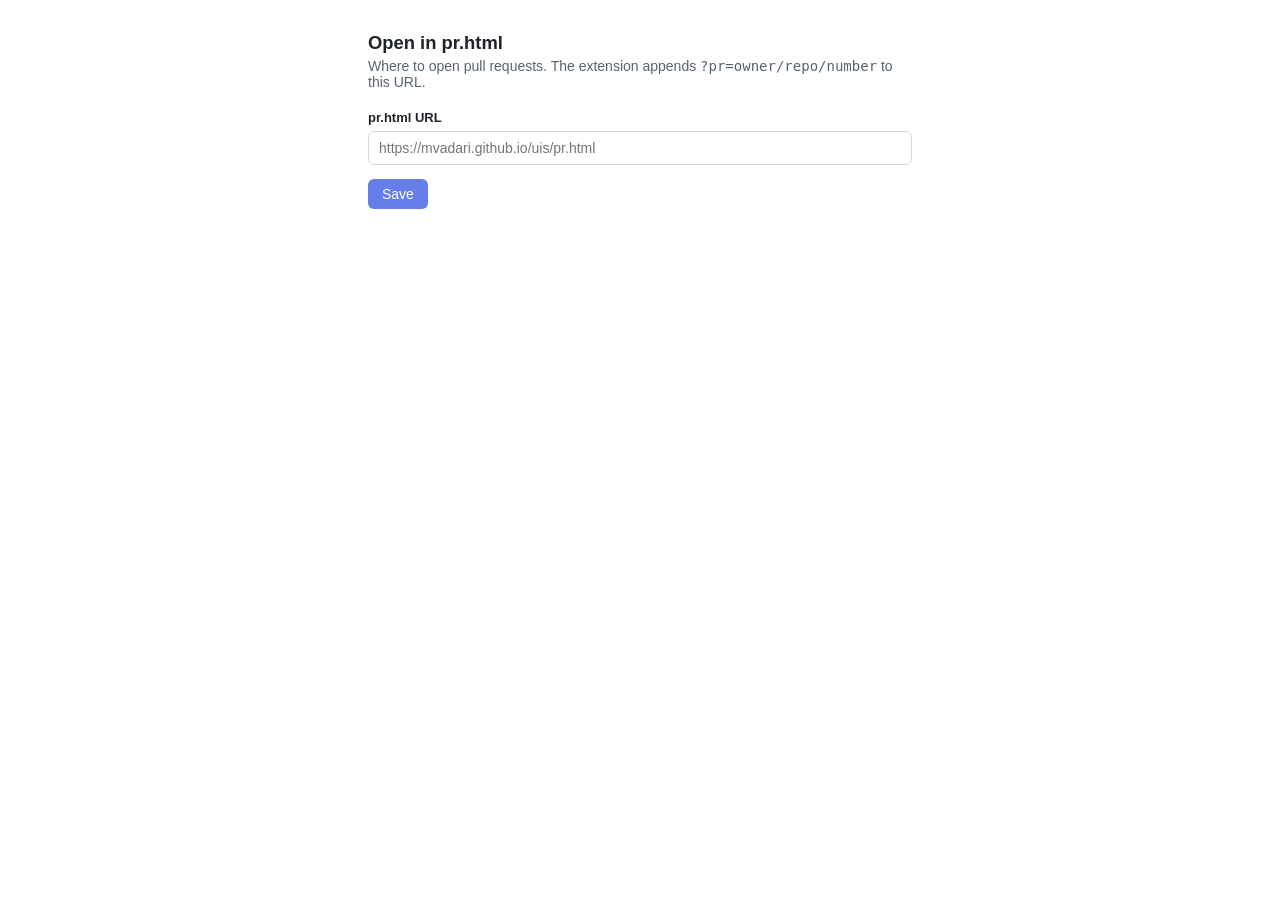
<file: chrome-extension/options.html>
<!doctype html>
<html lang="en">
    <head>
        <meta charset="utf-8" />
        <title>Open in pr.html — Options</title>
        <style>
            body {
                font-family:
                    -apple-system, BlinkMacSystemFont, 'Segoe UI', Helvetica, Arial, sans-serif;
                margin: 2rem auto;
                max-width: 34rem;
                color: #1f2328;
            }
            h1 {
                font-size: 1.15rem;
                margin: 0 0 0.25rem;
            }
            p {
                color: #59636e;
                font-size: 0.875rem;
                margin: 0 0 1.25rem;
            }
            label {
                display: block;
                font-size: 0.8125rem;
                font-weight: 600;
                margin-bottom: 0.375rem;
            }
            input {
                width: 100%;
                padding: 0.5rem 0.625rem;
                font-size: 0.875rem;
                border: 1px solid #d1d9e0;
                border-radius: 6px;
                box-sizing: border-box;
            }
            button {
                margin-top: 0.875rem;
                padding: 0.4375rem 0.875rem;
                font-size: 0.875rem;
                font-weight: 500;
                color: #fff;
                background: #667eea;
                border: 0;
                border-radius: 6px;
                cursor: pointer;
            }
            #status {
                margin-left: 0.625rem;
                font-size: 0.8125rem;
                color: #1a7f37;
            }
            @media (prefers-color-scheme: dark) {
                body {
                    background: #0d1117;
                    color: #e6edf3;
                }
                input {
                    background: #0d1117;
                    color: #e6edf3;
                    border-color: #30363d;
                }
            }
        </style>
    </head>
    <body>
        <h1>Open in pr.html</h1>
        <p>
            Where to open pull requests. The extension appends
            <code>?pr=owner/repo/number</code> to this URL.
        </p>
        <label for="baseUrl">pr.html URL</label>
        <input id="baseUrl" type="url" placeholder="https://mvadari.github.io/uis/pr.html" />
        <div>
            <button id="save">Save</button>
            <span id="status"></span>
        </div>
        <script src="options.js"></script>
    </body>
</html>
</file>
<file: shared-styles.css>
/* ============================================
   SHARED STYLES - Common CSS for all UI tools
   ============================================ */

/* Colour tokens. Style new components with var(--color-…) and they get dark mode
   for free -- the dark block at the bottom overrides only these. A tool needing a
   colour that isn't here should add a token rather than a dark-mode rule.
   github.html deliberately keeps its own, larger palette inline. */
:root {
    color-scheme: light dark;
    --color-accent-fg: #0969da;
    --color-accent-subtle: #ddf4ff;
    --color-attention-fg: #9a6700;
    --color-attention-subtle: #fff8c5;
    --color-border-default: #d0d7de;
    --color-border-muted: #d8dee4;
    --color-canvas-default: #ffffff;
    --color-canvas-subtle: #f6f8fa;
    --color-danger-fg: #d1242f;
    --color-danger-subtle: #ffebe9;
    --color-done-fg: #8250df;
    --color-done-subtle: #fbefff;
    --color-fg-default: #1f2328;
    --color-fg-muted: #656d76;
    --color-success-fg: #1a7f37;
    --color-success-subtle: #dafbe1;
}

/* CSS Reset */
* {
    margin: 0;
    padding: 0;
    box-sizing: border-box;
}

/* Base Typography & Layout */
body {
    font-family:
        -apple-system, BlinkMacSystemFont, 'Segoe UI', 'Noto Sans', Helvetica, Arial, sans-serif;
    line-height: 1.6;
}

/* Container - can be overridden by specific pages */
.container {
    width: 100%;
}

/* Button Styles */
.btn {
    background-color: #f6f8fa;
    color: #1f2328;
    border: 1px solid #d0d7de;
    padding: 5px 14px;
    border-radius: 6px;
    cursor: pointer;
    font-size: 14px;
    font-weight: 500;
    display: inline-flex;
    align-items: center;
    gap: 5px;
    transition: all 0.2s ease;
}

.btn:hover {
    background-color: #f3f4f6;
    border-color: #1f2328;
}

.btn:disabled {
    opacity: 0.5;
    cursor: not-allowed;
}

.btn-primary {
    background-color: #1f883d;
    color: #ffffff;
    border-color: #1f883d;
}

.btn-primary:hover {
    background-color: #1a7f37;
}

.btn-secondary {
    background-color: #0969da;
    color: #ffffff;
    border-color: #0969da;
}

.btn-secondary:hover {
    background-color: #0860ca;
}

.btn-danger {
    background-color: #d1242f;
    color: #ffffff;
    border-color: #d1242f;
}

.btn-danger:hover {
    background-color: #b62324;
}

.btn-small {
    padding: 3px 10px;
    font-size: 12px;
}

/* Form Elements */
input[type='text'],
input[type='password'],
input[type='number'],
input[type='search'],
select,
textarea {
    width: 100%;
    padding: 8px 12px;
    border: 1px solid #d0d7de;
    border-radius: 6px;
    font-size: 14px;
    font-family: inherit;
    background-color: #ffffff;
    color: #1f2328;
}

input:focus,
select:focus,
textarea:focus {
    outline: none;
    border-color: #0969da;
    box-shadow: 0 0 0 3px rgba(9, 105, 218, 0.1);
}

/* Label styles - use .form-label class for block labels to avoid breaking inline layouts */
.form-label {
    display: block;
    margin-bottom: 6px;
    font-weight: 500;
    font-size: 14px;
    color: #1f2328;
}

/* Modal Styles */
.modal {
    display: none;
    position: fixed;
    z-index: 1000;
    left: 0;
    top: 0;
    width: 100%;
    height: 100%;
    background-color: rgba(0, 0, 0, 0.5);
    animation: fadeIn 0.2s ease;
}

.modal.active,
.modal.show {
    display: flex;
    align-items: center;
    justify-content: center;
}

.modal-content {
    background-color: #ffffff;
    border-radius: 12px;
    box-shadow: 0 8px 24px rgba(0, 0, 0, 0.2);
    max-width: 600px;
    width: 90%;
    max-height: 90vh;
    overflow: hidden;
    display: flex;
    flex-direction: column;
    animation: slideIn 0.3s ease;
}

.modal-header {
    padding: 16px 20px;
    border-bottom: 1px solid #d0d7de;
    display: flex;
    justify-content: space-between;
    align-items: center;
}

.modal-title {
    font-size: 18px;
    font-weight: 600;
    color: #1f2328;
}

.modal-close {
    background: none;
    border: none;
    font-size: 24px;
    cursor: pointer;
    color: #656d76;
    padding: 0;
    width: 24px;
    height: 24px;
    display: flex;
    align-items: center;
    justify-content: center;
}

.modal-close:hover {
    color: #1f2328;
}

.modal-body {
    padding: 20px;
    overflow-y: auto;
    flex: 1;
}

.modal-footer {
    padding: 16px 20px;
    border-top: 1px solid #d0d7de;
    display: flex;
    justify-content: flex-end;
    gap: 8px;
}

/* Toast/Notification Styles */
.toast {
    position: fixed;
    top: 20px;
    right: 20px;
    background-color: #1f2328;
    color: #ffffff;
    padding: 12px 20px;
    border-radius: 6px;
    box-shadow: 0 4px 12px rgba(0, 0, 0, 0.15);
    z-index: 2000;
    animation: slideInRight 0.3s ease;
    max-width: 400px;
}

.toast.success {
    background-color: #1f883d;
}

.toast.error {
    background-color: #d1242f;
}

.toast.warning {
    background-color: #bf8700;
}

.toast.info {
    background-color: #0969da;
}

/* Loading Spinner */
.spinner {
    border: 3px solid #f3f4f6;
    border-top: 3px solid #0969da;
    border-radius: 50%;
    width: 24px;
    height: 24px;
    animation: spin 1s linear infinite;
}

/* Card Styles */
.card {
    background-color: #ffffff;
    border: 1px solid #d0d7de;
    border-radius: 6px;
    padding: 16px;
    margin-bottom: 16px;
}

/* Badge Styles */
.badge {
    display: inline-block;
    padding: 2px 8px;
    border-radius: 12px;
    font-size: 12px;
    font-weight: 500;
    line-height: 1.5;
}

.badge-success {
    background-color: #dafbe1;
    color: #1a7f37;
}

.badge-warning {
    background-color: #fff8c5;
    color: #7d4e00;
}

.badge-info {
    background-color: #ddf4ff;
    color: #0969da;
}

.badge-neutral {
    background-color: #f6f8fa;
    color: #656d76;
}

/* Animations */
@keyframes fadeIn {
    from {
        opacity: 0;
    }
    to {
        opacity: 1;
    }
}

@keyframes slideIn {
    from {
        opacity: 0;
        transform: translateY(-20px);
    }
    to {
        opacity: 1;
        transform: translateY(0);
    }
}

@keyframes slideInRight {
    from {
        opacity: 0;
        transform: translateX(100px);
    }
    to {
        opacity: 1;
        transform: translateX(0);
    }
}

@keyframes spin {
    0% {
        transform: rotate(0deg);
    }
    100% {
        transform: rotate(360deg);
    }
}

/* Token pill + status line, shared by the PR tools */
.token-pill {
    border: 1px solid var(--color-border-default);
    background: var(--color-canvas-subtle);
    border-radius: 999px;
    color: var(--color-fg-muted);
    display: inline-flex;
    align-items: center;
    font-size: 12px;
    font-weight: 600;
    min-height: 30px;
    padding: 4px 10px;
    white-space: nowrap;
}

.token-pill.set {
    border-color: var(--color-success-fg);
    color: var(--color-success-fg);
}

.status-line {
    align-items: center;
    color: var(--color-fg-muted);
    display: flex;
    flex-wrap: wrap;
    gap: 12px;
    font-size: 13px;
    justify-content: space-between;
    margin-bottom: 12px;
    min-height: 28px;
}

.status-controls {
    align-items: center;
    display: flex;
    flex-wrap: wrap;
    gap: 12px;
}

.empty-state,
.loading-state {
    border: 1px dashed var(--color-border-default);
    border-radius: 6px;
    color: var(--color-fg-muted);
    padding: 32px;
    text-align: center;
}

.loading-state {
    align-items: center;
    display: flex;
    gap: 12px;
    justify-content: center;
}

.btn.filter-active {
    border-color: var(--color-accent-fg);
    box-shadow: inset 0 0 0 1px var(--color-accent-fg);
    color: var(--color-accent-fg);
}

/* ============================================
   DARK MODE - system preference
   ============================================ */
@media (prefers-color-scheme: dark) {
    :root {
        --color-accent-fg: #58a6ff;
        --color-accent-subtle: #1c2a3d;
        --color-attention-fg: #e3b341;
        --color-attention-subtle: #3d2d00;
        --color-border-default: #30363d;
        --color-border-muted: #21262d;
        --color-canvas-default: #0d1117;
        --color-canvas-subtle: #161b22;
        --color-danger-fg: #f85149;
        --color-danger-subtle: #3d1c1c;
        --color-done-fg: #d2a8ff;
        --color-done-subtle: #2d1d47;
        --color-fg-default: #e6edf3;
        --color-fg-muted: #8b949e;
        --color-success-fg: #3fb950;
        --color-success-subtle: #1a4426;
    }

    .btn {
        background-color: #21262d;
        color: #e6edf3;
        border-color: #30363d;
    }
    .btn:hover {
        background-color: #30363d;
        border-color: #8b949e;
    }
    .btn-primary {
        background-color: #238636;
        border-color: #238636;
        color: #ffffff;
    }
    .btn-primary:hover {
        background-color: #2ea043;
    }
    .btn-secondary {
        background-color: #1f6feb;
        border-color: #1f6feb;
        color: #ffffff;
    }
    .btn-secondary:hover {
        background-color: #388bfd;
    }
    .btn-danger {
        background-color: #da3633;
        border-color: #da3633;
        color: #ffffff;
    }
    .btn-danger:hover {
        background-color: #f85149;
    }
    input[type='text'],
    input[type='password'],
    input[type='number'],
    input[type='search'],
    select,
    textarea {
        background-color: #0d1117;
        color: #e6edf3;
        border-color: #30363d;
    }
    input:focus,
    select:focus,
    textarea:focus {
        border-color: #58a6ff;
        box-shadow: 0 0 0 3px rgba(88, 166, 255, 0.1);
    }
    .form-label {
        color: #e6edf3;
    }
    .modal-content {
        background-color: #161b22;
    }
    .modal-header {
        border-bottom-color: #30363d;
    }
    .modal-title {
        color: #e6edf3;
    }
    .modal-close {
        color: #8b949e;
    }
    .modal-close:hover {
        color: #e6edf3;
    }
    .modal-footer {
        border-top-color: #30363d;
    }
    .card {
        background-color: #161b22;
        border-color: #30363d;
    }
    .badge-success {
        background-color: #1a4426;
        color: #3fb950;
    }
    .badge-warning {
        background-color: #3d2d00;
        color: #e3b341;
    }
    .badge-info {
        background-color: #1c2a3d;
        color: #58a6ff;
    }
    .badge-neutral {
        background-color: #21262d;
        color: #8b949e;
    }
    .spinner {
        border-color: #21262d;
        border-top-color: #58a6ff;
    }
}
</file>
